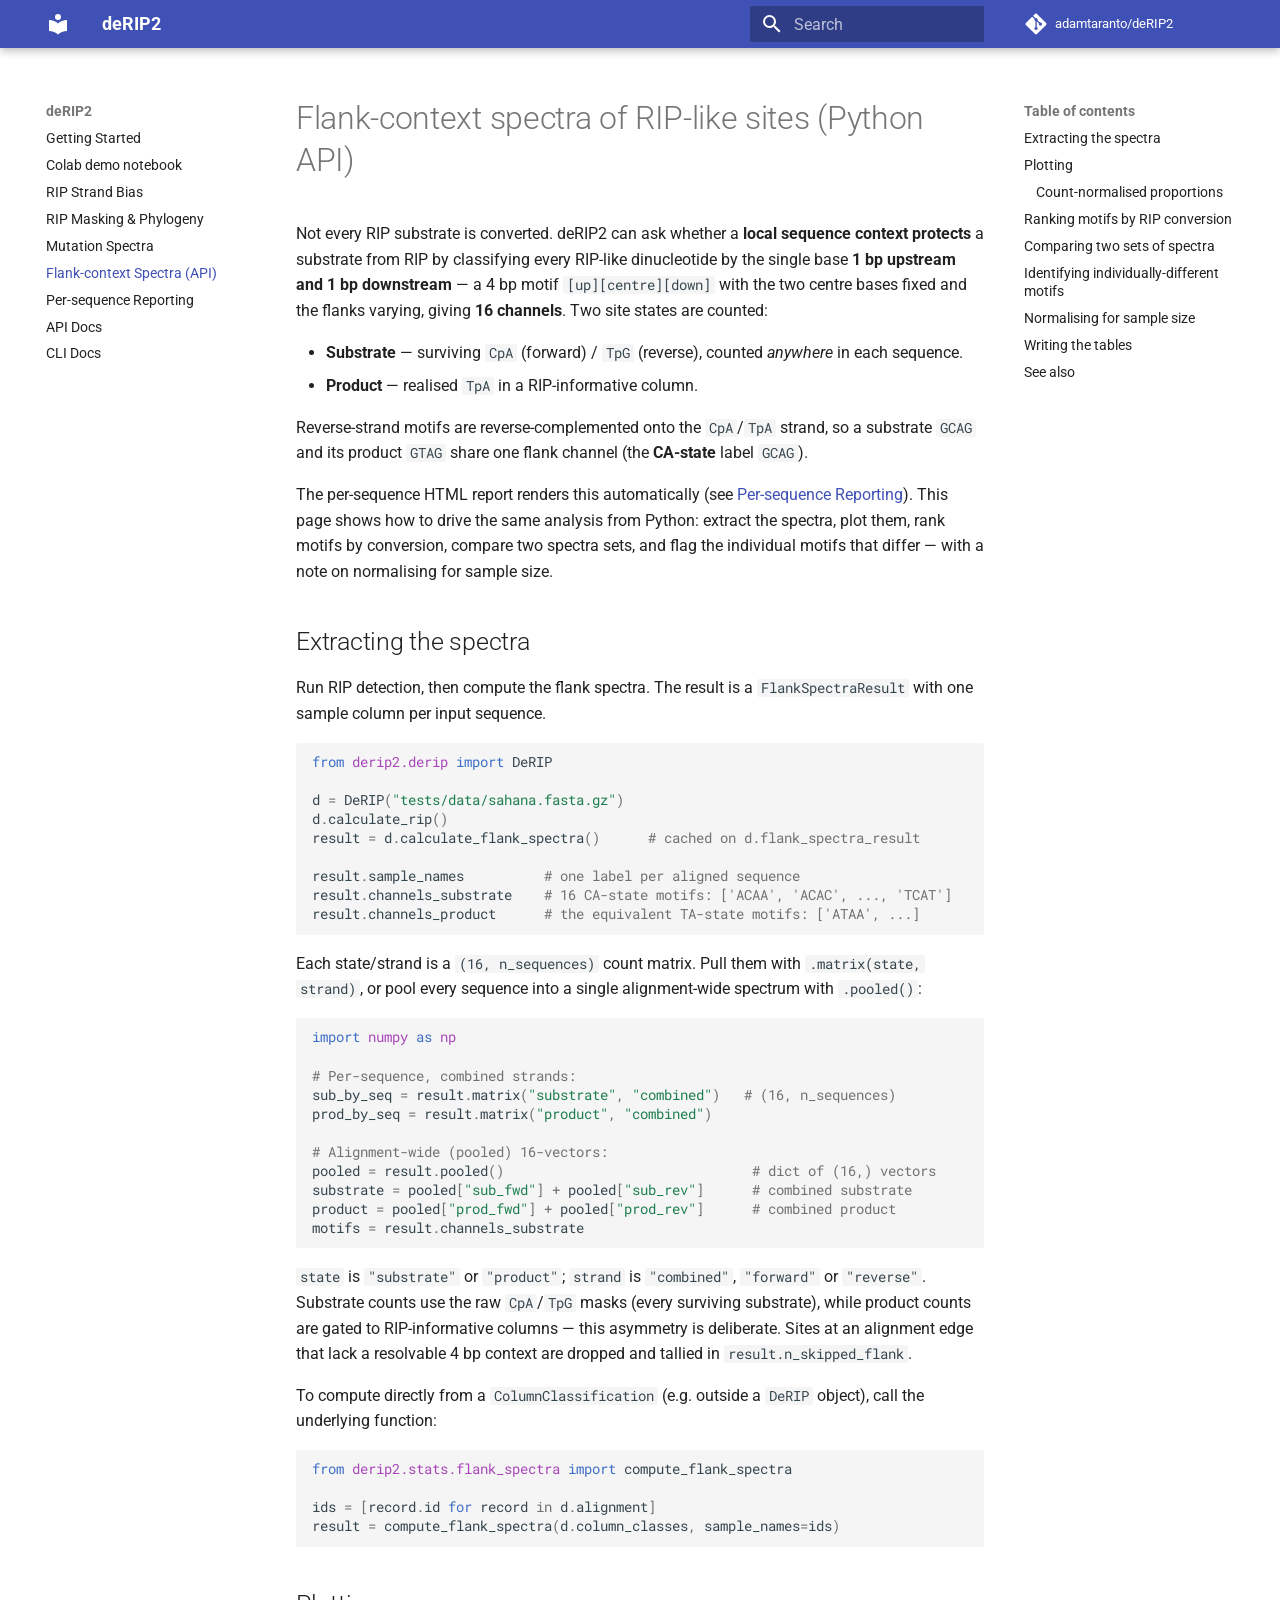
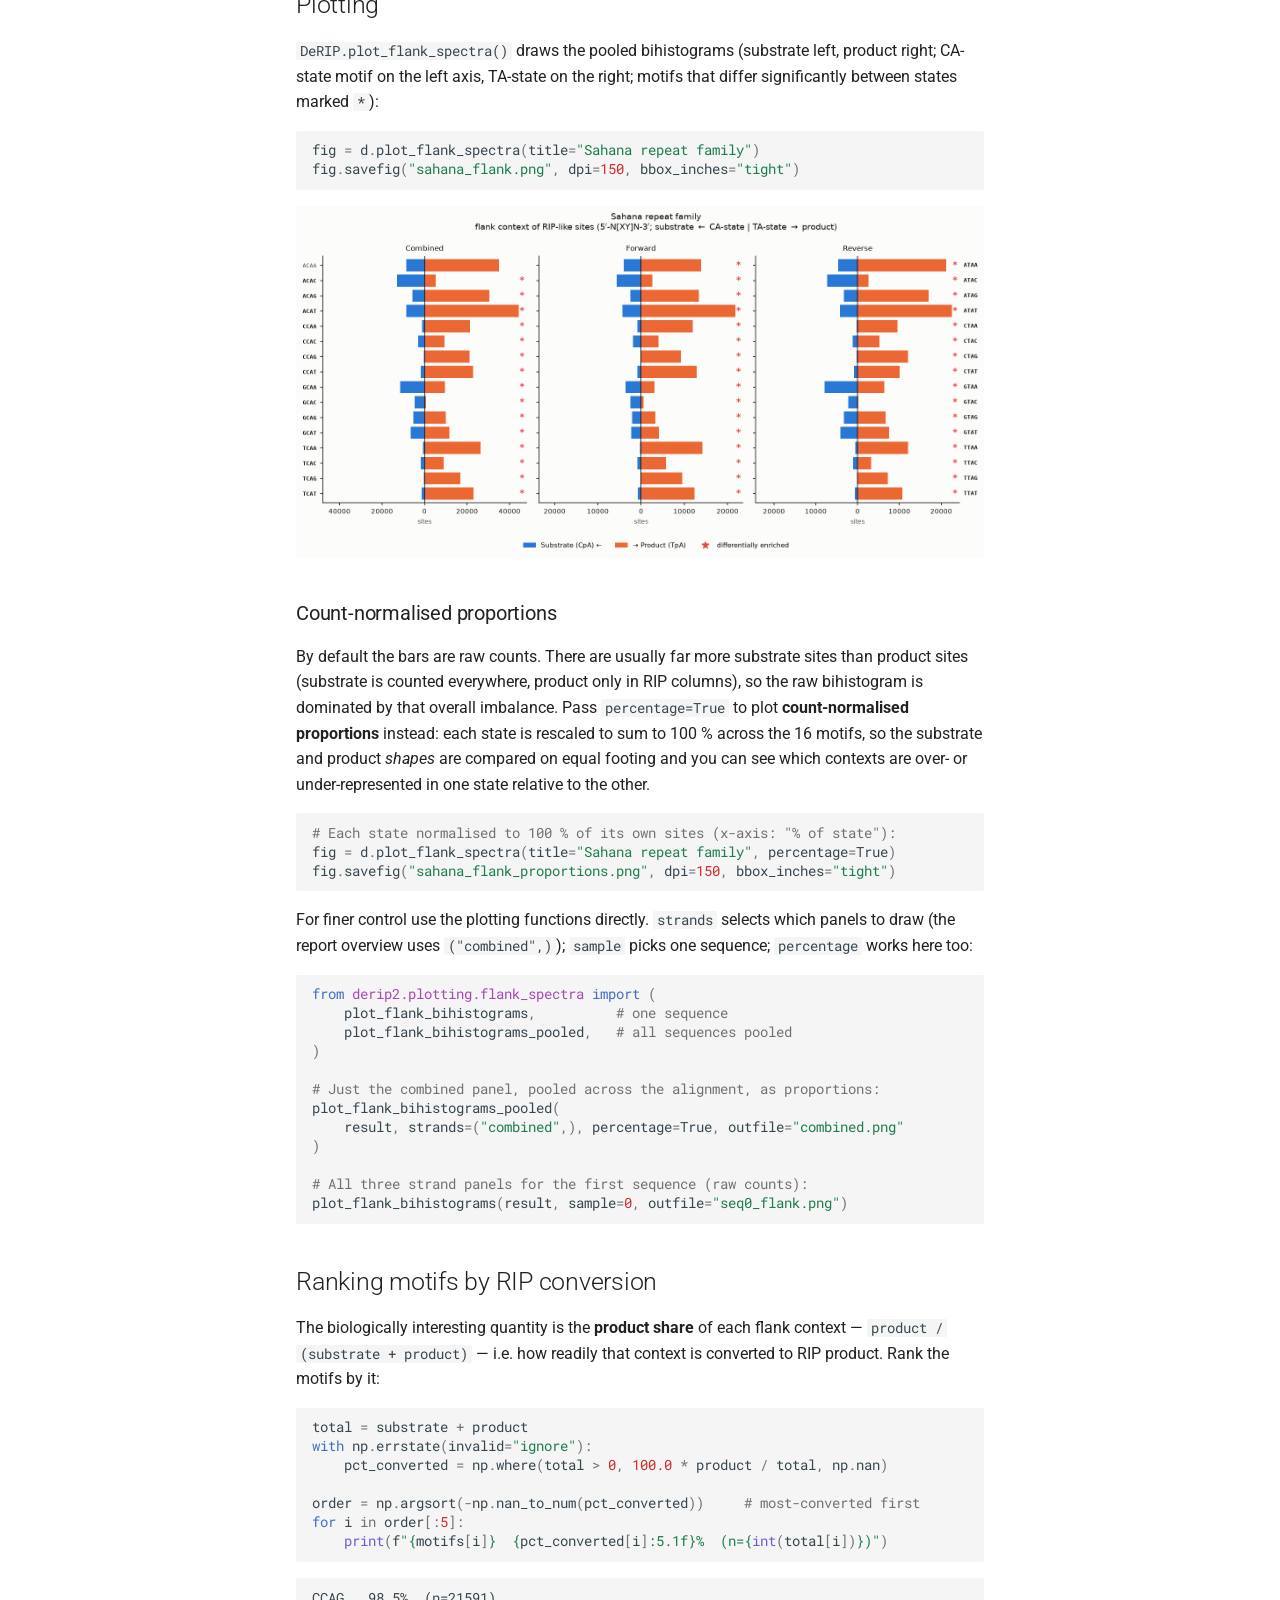
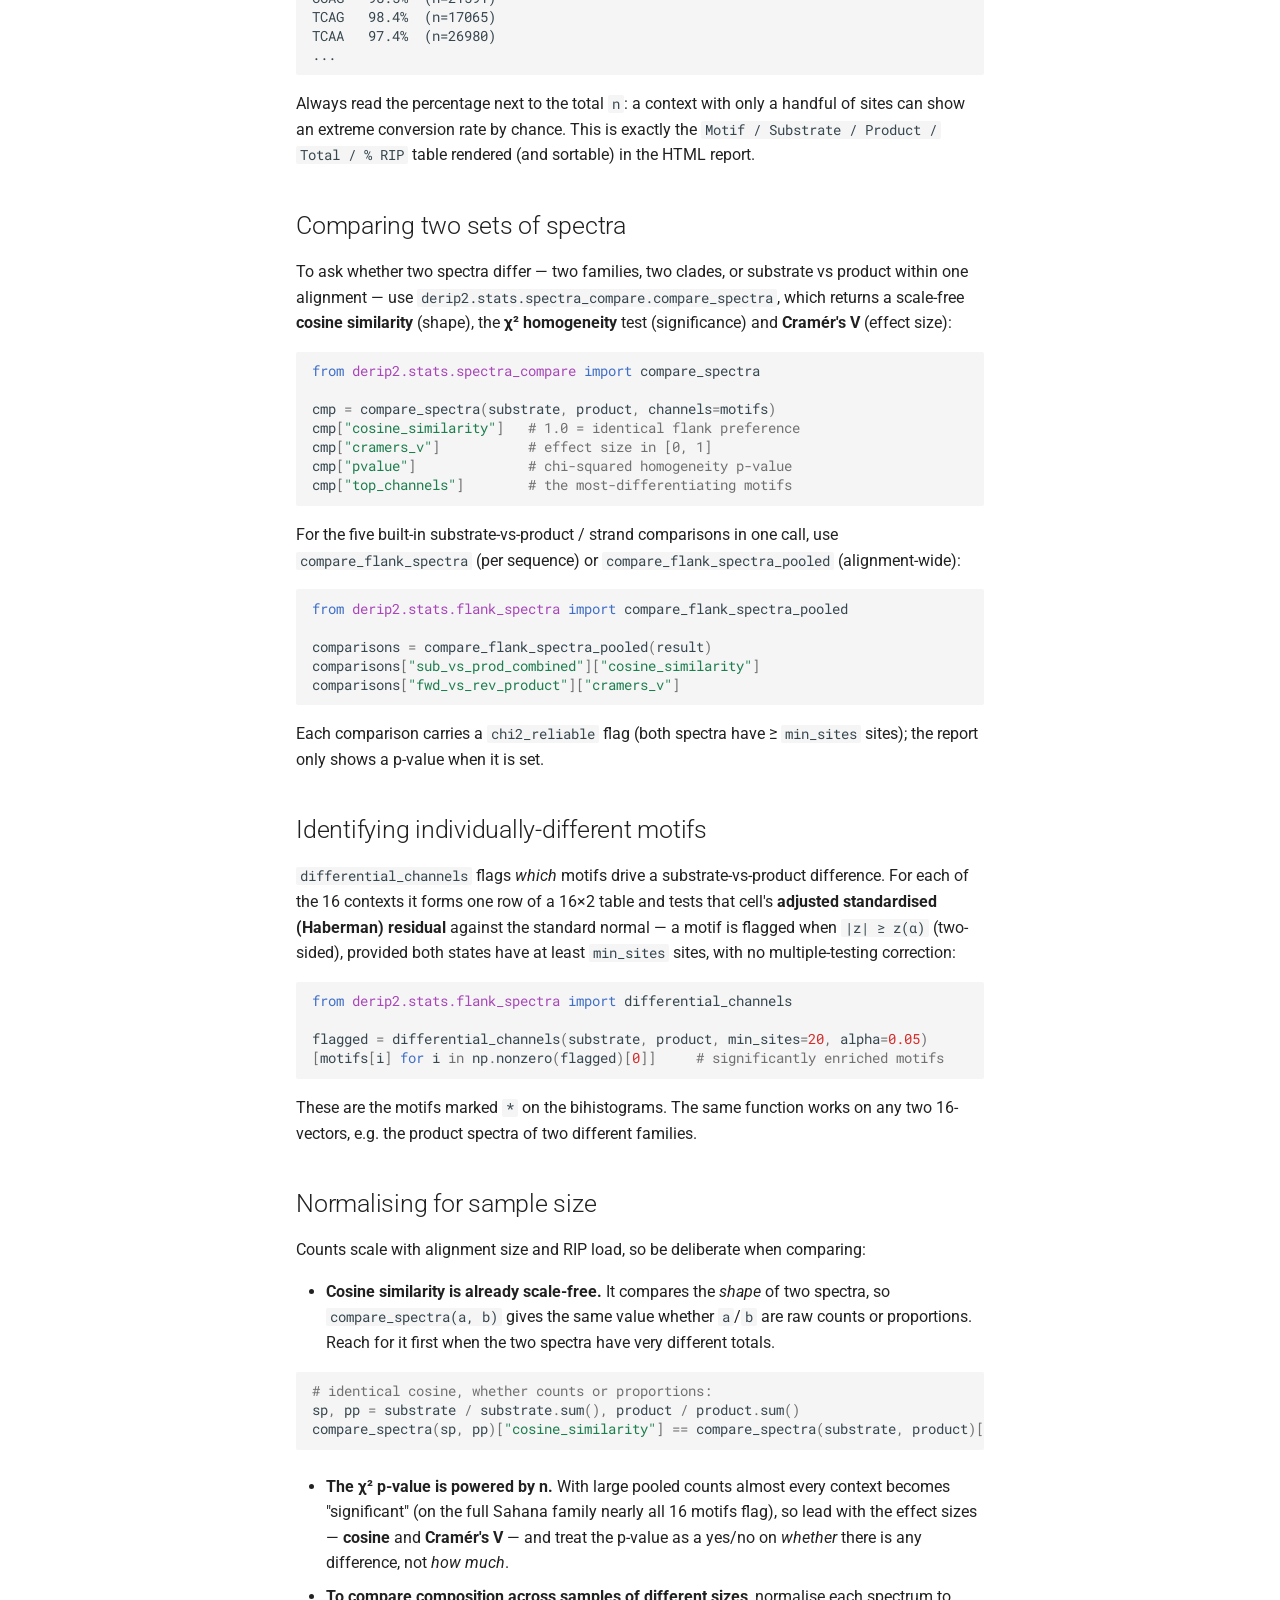
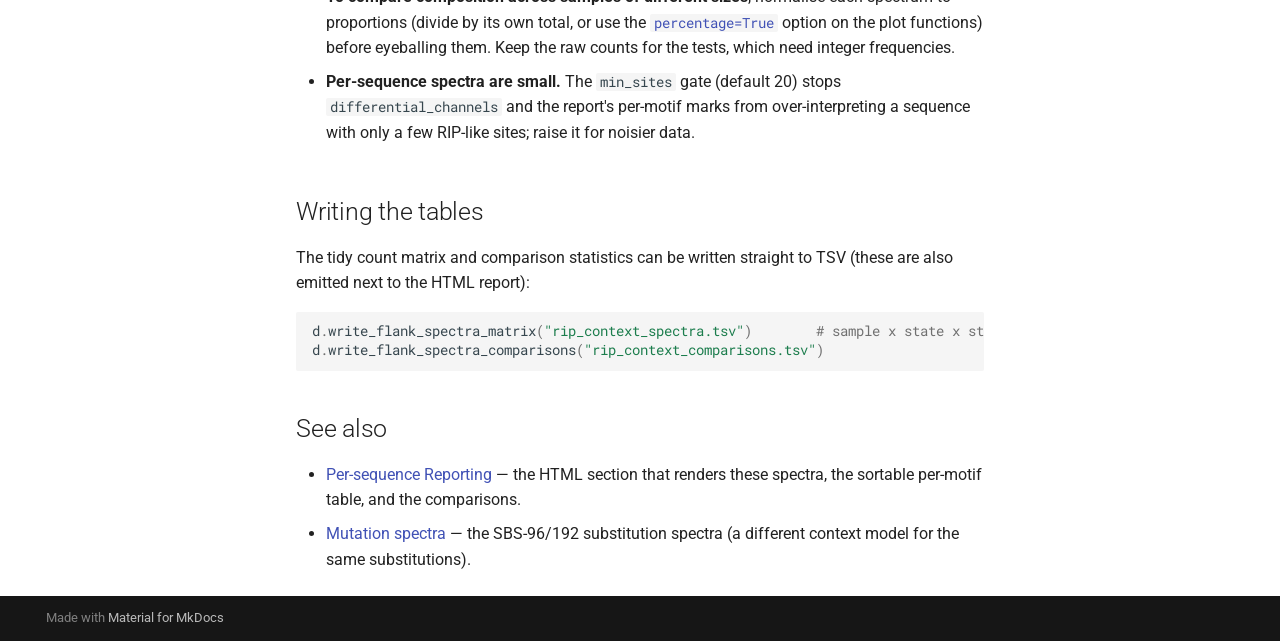
<file: tutorials/flank-context-spectra/index.html>
<!doctype html>
<html lang="en" class="no-js">
  <head>
    
      <meta charset="utf-8">
      <meta name="viewport" content="width=device-width,initial-scale=1">
      
        <meta name="description" content="Predict ancestral fungal transposon sequences by correcting for RIP-like mutations">
      
      
        <meta name="author" content="adamtaranto">
      
      
      
        <link rel="prev" href="../mutation-spectra/">
      
      
        <link rel="next" href="../per-sequence-reporting/">
      
      
        
      
      
      <link rel="icon" href="../../assets/images/favicon.png">
      <meta name="generator" content="mkdocs-1.6.1, mkdocs-material-9.7.6">
    
    
      
        <title>Flank-context Spectra (API) - deRIP2</title>
      
    
    
      <link rel="stylesheet" href="../../assets/stylesheets/main.484c7ddc.min.css">
      
      


    
    
      
    
    
      
        
        
        <link rel="preconnect" href="https://fonts.gstatic.com" crossorigin>
        <link rel="stylesheet" href="https://fonts.googleapis.com/css?family=Roboto:300,300i,400,400i,700,700i%7CRoboto+Mono:400,400i,700,700i&display=fallback">
        <style>:root{--md-text-font:"Roboto";--md-code-font:"Roboto Mono"}</style>
      
    
    
      <link rel="stylesheet" href="../../assets/_mkdocstrings.css">
    
    <script>__md_scope=new URL("../..",location),__md_hash=e=>[...e].reduce(((e,_)=>(e<<5)-e+_.charCodeAt(0)),0),__md_get=(e,_=localStorage,t=__md_scope)=>JSON.parse(_.getItem(t.pathname+"."+e)),__md_set=(e,_,t=localStorage,a=__md_scope)=>{try{t.setItem(a.pathname+"."+e,JSON.stringify(_))}catch(e){}}</script>
    
      

    
    
  </head>
  
  
    <body dir="ltr">
  
    
    <input class="md-toggle" data-md-toggle="drawer" type="checkbox" id="__drawer" autocomplete="off">
    <input class="md-toggle" data-md-toggle="search" type="checkbox" id="__search" autocomplete="off">
    <label class="md-overlay" for="__drawer"></label>
    <div data-md-component="skip">
      
        
        <a href="#flank-context-spectra-of-rip-like-sites-python-api" class="md-skip">
          Skip to content
        </a>
      
    </div>
    <div data-md-component="announce">
      
    </div>
    
    
      

  

<header class="md-header md-header--shadow md-header--lifted" data-md-component="header">
  <nav class="md-header__inner md-grid" aria-label="Header">
    <a href="../.." title="deRIP2" class="md-header__button md-logo" aria-label="deRIP2" data-md-component="logo">
      
  
  <svg xmlns="http://www.w3.org/2000/svg" viewBox="0 0 24 24"><path d="M12 8a3 3 0 0 0 3-3 3 3 0 0 0-3-3 3 3 0 0 0-3 3 3 3 0 0 0 3 3m0 3.54C9.64 9.35 6.5 8 3 8v11c3.5 0 6.64 1.35 9 3.54 2.36-2.19 5.5-3.54 9-3.54V8c-3.5 0-6.64 1.35-9 3.54"/></svg>

    </a>
    <label class="md-header__button md-icon" for="__drawer">
      
      <svg xmlns="http://www.w3.org/2000/svg" viewBox="0 0 24 24"><path d="M3 6h18v2H3zm0 5h18v2H3zm0 5h18v2H3z"/></svg>
    </label>
    <div class="md-header__title" data-md-component="header-title">
      <div class="md-header__ellipsis">
        <div class="md-header__topic">
          <span class="md-ellipsis">
            deRIP2
          </span>
        </div>
        <div class="md-header__topic" data-md-component="header-topic">
          <span class="md-ellipsis">
            
              Flank-context Spectra (API)
            
          </span>
        </div>
      </div>
    </div>
    
    
      <script>var palette=__md_get("__palette");if(palette&&palette.color){if("(prefers-color-scheme)"===palette.color.media){var media=matchMedia("(prefers-color-scheme: light)"),input=document.querySelector(media.matches?"[data-md-color-media='(prefers-color-scheme: light)']":"[data-md-color-media='(prefers-color-scheme: dark)']");palette.color.media=input.getAttribute("data-md-color-media"),palette.color.scheme=input.getAttribute("data-md-color-scheme"),palette.color.primary=input.getAttribute("data-md-color-primary"),palette.color.accent=input.getAttribute("data-md-color-accent")}for(var[key,value]of Object.entries(palette.color))document.body.setAttribute("data-md-color-"+key,value)}</script>
    
    
    
      
      
        <label class="md-header__button md-icon" for="__search">
          
          <svg xmlns="http://www.w3.org/2000/svg" viewBox="0 0 24 24"><path d="M9.5 3A6.5 6.5 0 0 1 16 9.5c0 1.61-.59 3.09-1.56 4.23l.27.27h.79l5 5-1.5 1.5-5-5v-.79l-.27-.27A6.52 6.52 0 0 1 9.5 16 6.5 6.5 0 0 1 3 9.5 6.5 6.5 0 0 1 9.5 3m0 2C7 5 5 7 5 9.5S7 14 9.5 14 14 12 14 9.5 12 5 9.5 5"/></svg>
        </label>
        <div class="md-search" data-md-component="search" role="dialog">
  <label class="md-search__overlay" for="__search"></label>
  <div class="md-search__inner" role="search">
    <form class="md-search__form" name="search">
      <input type="text" class="md-search__input" name="query" aria-label="Search" placeholder="Search" autocapitalize="off" autocorrect="off" autocomplete="off" spellcheck="false" data-md-component="search-query" required>
      <label class="md-search__icon md-icon" for="__search">
        
        <svg xmlns="http://www.w3.org/2000/svg" viewBox="0 0 24 24"><path d="M9.5 3A6.5 6.5 0 0 1 16 9.5c0 1.61-.59 3.09-1.56 4.23l.27.27h.79l5 5-1.5 1.5-5-5v-.79l-.27-.27A6.52 6.52 0 0 1 9.5 16 6.5 6.5 0 0 1 3 9.5 6.5 6.5 0 0 1 9.5 3m0 2C7 5 5 7 5 9.5S7 14 9.5 14 14 12 14 9.5 12 5 9.5 5"/></svg>
        
        <svg xmlns="http://www.w3.org/2000/svg" viewBox="0 0 24 24"><path d="M20 11v2H8l5.5 5.5-1.42 1.42L4.16 12l7.92-7.92L13.5 5.5 8 11z"/></svg>
      </label>
      <nav class="md-search__options" aria-label="Search">
        
        <button type="reset" class="md-search__icon md-icon" title="Clear" aria-label="Clear" tabindex="-1">
          
          <svg xmlns="http://www.w3.org/2000/svg" viewBox="0 0 24 24"><path d="M19 6.41 17.59 5 12 10.59 6.41 5 5 6.41 10.59 12 5 17.59 6.41 19 12 13.41 17.59 19 19 17.59 13.41 12z"/></svg>
        </button>
      </nav>
      
    </form>
    <div class="md-search__output">
      <div class="md-search__scrollwrap" tabindex="0" data-md-scrollfix>
        <div class="md-search-result" data-md-component="search-result">
          <div class="md-search-result__meta">
            Initializing search
          </div>
          <ol class="md-search-result__list" role="presentation"></ol>
        </div>
      </div>
    </div>
  </div>
</div>
      
    
    
      <div class="md-header__source">
        <a href="https://github.com/adamtaranto/deRIP2" title="Go to repository" class="md-source" data-md-component="source">
  <div class="md-source__icon md-icon">
    
    <svg xmlns="http://www.w3.org/2000/svg" viewBox="0 0 448 512"><!--! Font Awesome Free 7.1.0 by @fontawesome - https://fontawesome.com License - https://fontawesome.com/license/free (Icons: CC BY 4.0, Fonts: SIL OFL 1.1, Code: MIT License) Copyright 2025 Fonticons, Inc.--><path d="M439.6 236.1 244 40.5c-5.4-5.5-12.8-8.5-20.4-8.5s-15 3-20.4 8.4L162.5 81l51.5 51.5c27.1-9.1 52.7 16.8 43.4 43.7l49.7 49.7c34.2-11.8 61.2 31 35.5 56.7-26.5 26.5-70.2-2.9-56-37.3L240.3 199v121.9c25.3 12.5 22.3 41.8 9.1 55-6.4 6.4-15.2 10.1-24.3 10.1s-17.8-3.6-24.3-10.1c-17.6-17.6-11.1-46.9 11.2-56v-123c-20.8-8.5-24.6-30.7-18.6-45L142.6 101 8.5 235.1C3 240.6 0 247.9 0 255.5s3 15 8.5 20.4l195.6 195.7c5.4 5.4 12.7 8.4 20.4 8.4s15-3 20.4-8.4l194.7-194.7c5.4-5.4 8.4-12.8 8.4-20.4s-3-15-8.4-20.4"/></svg>
  </div>
  <div class="md-source__repository">
    adamtaranto/deRIP2
  </div>
</a>
      </div>
    
  </nav>
  
    
  
</header>
    
    <div class="md-container" data-md-component="container">
      
      
        
      
      <main class="md-main" data-md-component="main">
        <div class="md-main__inner md-grid">
          
            
              
              <div class="md-sidebar md-sidebar--primary" data-md-component="sidebar" data-md-type="navigation" >
                <div class="md-sidebar__scrollwrap">
                  <div class="md-sidebar__inner">
                    



<nav class="md-nav md-nav--primary" aria-label="Navigation" data-md-level="0">
  <label class="md-nav__title" for="__drawer">
    <a href="../.." title="deRIP2" class="md-nav__button md-logo" aria-label="deRIP2" data-md-component="logo">
      
  
  <svg xmlns="http://www.w3.org/2000/svg" viewBox="0 0 24 24"><path d="M12 8a3 3 0 0 0 3-3 3 3 0 0 0-3-3 3 3 0 0 0-3 3 3 3 0 0 0 3 3m0 3.54C9.64 9.35 6.5 8 3 8v11c3.5 0 6.64 1.35 9 3.54 2.36-2.19 5.5-3.54 9-3.54V8c-3.5 0-6.64 1.35-9 3.54"/></svg>

    </a>
    deRIP2
  </label>
  
    <div class="md-nav__source">
      <a href="https://github.com/adamtaranto/deRIP2" title="Go to repository" class="md-source" data-md-component="source">
  <div class="md-source__icon md-icon">
    
    <svg xmlns="http://www.w3.org/2000/svg" viewBox="0 0 448 512"><!--! Font Awesome Free 7.1.0 by @fontawesome - https://fontawesome.com License - https://fontawesome.com/license/free (Icons: CC BY 4.0, Fonts: SIL OFL 1.1, Code: MIT License) Copyright 2025 Fonticons, Inc.--><path d="M439.6 236.1 244 40.5c-5.4-5.5-12.8-8.5-20.4-8.5s-15 3-20.4 8.4L162.5 81l51.5 51.5c27.1-9.1 52.7 16.8 43.4 43.7l49.7 49.7c34.2-11.8 61.2 31 35.5 56.7-26.5 26.5-70.2-2.9-56-37.3L240.3 199v121.9c25.3 12.5 22.3 41.8 9.1 55-6.4 6.4-15.2 10.1-24.3 10.1s-17.8-3.6-24.3-10.1c-17.6-17.6-11.1-46.9 11.2-56v-123c-20.8-8.5-24.6-30.7-18.6-45L142.6 101 8.5 235.1C3 240.6 0 247.9 0 255.5s3 15 8.5 20.4l195.6 195.7c5.4 5.4 12.7 8.4 20.4 8.4s15-3 20.4-8.4l194.7-194.7c5.4-5.4 8.4-12.8 8.4-20.4s-3-15-8.4-20.4"/></svg>
  </div>
  <div class="md-source__repository">
    adamtaranto/deRIP2
  </div>
</a>
    </div>
  
  <ul class="md-nav__list" data-md-scrollfix>
    
      
      
  
  
  
  
    <li class="md-nav__item">
      <a href="../.." class="md-nav__link">
        
  
  
  <span class="md-ellipsis">
    
  
    Getting Started
  

    
  </span>
  
  

      </a>
    </li>
  

    
      
      
  
  
  
  
    <li class="md-nav__item">
      <a href="../../tutorial/" class="md-nav__link">
        
  
  
  <span class="md-ellipsis">
    
  
    Colab demo notebook
  

    
  </span>
  
  

      </a>
    </li>
  

    
      
      
  
  
  
  
    <li class="md-nav__item">
      <a href="../rip-strand-bias/" class="md-nav__link">
        
  
  
  <span class="md-ellipsis">
    
  
    RIP Strand Bias
  

    
  </span>
  
  

      </a>
    </li>
  

    
      
      
  
  
  
  
    <li class="md-nav__item">
      <a href="../rip-masking-phylogeny/" class="md-nav__link">
        
  
  
  <span class="md-ellipsis">
    
  
    RIP Masking & Phylogeny
  

    
  </span>
  
  

      </a>
    </li>
  

    
      
      
  
  
  
  
    <li class="md-nav__item">
      <a href="../mutation-spectra/" class="md-nav__link">
        
  
  
  <span class="md-ellipsis">
    
  
    Mutation Spectra
  

    
  </span>
  
  

      </a>
    </li>
  

    
      
      
  
  
    
  
  
  
    <li class="md-nav__item md-nav__item--active">
      
      <input class="md-nav__toggle md-toggle" type="checkbox" id="__toc">
      
      
        
      
      
        <label class="md-nav__link md-nav__link--active" for="__toc">
          
  
  
  <span class="md-ellipsis">
    
  
    Flank-context Spectra (API)
  

    
  </span>
  
  

          <span class="md-nav__icon md-icon"></span>
        </label>
      
      <a href="./" class="md-nav__link md-nav__link--active">
        
  
  
  <span class="md-ellipsis">
    
  
    Flank-context Spectra (API)
  

    
  </span>
  
  

      </a>
      
        

<nav class="md-nav md-nav--secondary" aria-label="Table of contents">
  
  
  
    
  
  
    <label class="md-nav__title" for="__toc">
      <span class="md-nav__icon md-icon"></span>
      Table of contents
    </label>
    <ul class="md-nav__list" data-md-component="toc" data-md-scrollfix>
      
        <li class="md-nav__item">
  <a href="#extracting-the-spectra" class="md-nav__link">
    <span class="md-ellipsis">
      
        Extracting the spectra
      
    </span>
  </a>
  
</li>
      
        <li class="md-nav__item">
  <a href="#plotting" class="md-nav__link">
    <span class="md-ellipsis">
      
        Plotting
      
    </span>
  </a>
  
    <nav class="md-nav" aria-label="Plotting">
      <ul class="md-nav__list">
        
          <li class="md-nav__item">
  <a href="#count-normalised-proportions" class="md-nav__link">
    <span class="md-ellipsis">
      
        Count-normalised proportions
      
    </span>
  </a>
  
</li>
        
      </ul>
    </nav>
  
</li>
      
        <li class="md-nav__item">
  <a href="#ranking-motifs-by-rip-conversion" class="md-nav__link">
    <span class="md-ellipsis">
      
        Ranking motifs by RIP conversion
      
    </span>
  </a>
  
</li>
      
        <li class="md-nav__item">
  <a href="#comparing-two-sets-of-spectra" class="md-nav__link">
    <span class="md-ellipsis">
      
        Comparing two sets of spectra
      
    </span>
  </a>
  
</li>
      
        <li class="md-nav__item">
  <a href="#identifying-individually-different-motifs" class="md-nav__link">
    <span class="md-ellipsis">
      
        Identifying individually-different motifs
      
    </span>
  </a>
  
</li>
      
        <li class="md-nav__item">
  <a href="#normalising-for-sample-size" class="md-nav__link">
    <span class="md-ellipsis">
      
        Normalising for sample size
      
    </span>
  </a>
  
</li>
      
        <li class="md-nav__item">
  <a href="#writing-the-tables" class="md-nav__link">
    <span class="md-ellipsis">
      
        Writing the tables
      
    </span>
  </a>
  
</li>
      
        <li class="md-nav__item">
  <a href="#see-also" class="md-nav__link">
    <span class="md-ellipsis">
      
        See also
      
    </span>
  </a>
  
</li>
      
    </ul>
  
</nav>
      
    </li>
  

    
      
      
  
  
  
  
    <li class="md-nav__item">
      <a href="../per-sequence-reporting/" class="md-nav__link">
        
  
  
  <span class="md-ellipsis">
    
  
    Per-sequence Reporting
  

    
  </span>
  
  

      </a>
    </li>
  

    
      
      
  
  
  
  
    <li class="md-nav__item">
      <a href="../../api-docs/deRIP_API/" class="md-nav__link">
        
  
  
  <span class="md-ellipsis">
    
  
    API Docs
  

    
  </span>
  
  

      </a>
    </li>
  

    
      
      
  
  
  
  
    <li class="md-nav__item">
      <a href="../../cli-docs/deRIP_cmd_line/" class="md-nav__link">
        
  
  
  <span class="md-ellipsis">
    
  
    CLI Docs
  

    
  </span>
  
  

      </a>
    </li>
  

    
  </ul>
</nav>
                  </div>
                </div>
              </div>
            
            
              
              <div class="md-sidebar md-sidebar--secondary" data-md-component="sidebar" data-md-type="toc" >
                <div class="md-sidebar__scrollwrap">
                  <div class="md-sidebar__inner">
                    

<nav class="md-nav md-nav--secondary" aria-label="Table of contents">
  
  
  
    
  
  
    <label class="md-nav__title" for="__toc">
      <span class="md-nav__icon md-icon"></span>
      Table of contents
    </label>
    <ul class="md-nav__list" data-md-component="toc" data-md-scrollfix>
      
        <li class="md-nav__item">
  <a href="#extracting-the-spectra" class="md-nav__link">
    <span class="md-ellipsis">
      
        Extracting the spectra
      
    </span>
  </a>
  
</li>
      
        <li class="md-nav__item">
  <a href="#plotting" class="md-nav__link">
    <span class="md-ellipsis">
      
        Plotting
      
    </span>
  </a>
  
    <nav class="md-nav" aria-label="Plotting">
      <ul class="md-nav__list">
        
          <li class="md-nav__item">
  <a href="#count-normalised-proportions" class="md-nav__link">
    <span class="md-ellipsis">
      
        Count-normalised proportions
      
    </span>
  </a>
  
</li>
        
      </ul>
    </nav>
  
</li>
      
        <li class="md-nav__item">
  <a href="#ranking-motifs-by-rip-conversion" class="md-nav__link">
    <span class="md-ellipsis">
      
        Ranking motifs by RIP conversion
      
    </span>
  </a>
  
</li>
      
        <li class="md-nav__item">
  <a href="#comparing-two-sets-of-spectra" class="md-nav__link">
    <span class="md-ellipsis">
      
        Comparing two sets of spectra
      
    </span>
  </a>
  
</li>
      
        <li class="md-nav__item">
  <a href="#identifying-individually-different-motifs" class="md-nav__link">
    <span class="md-ellipsis">
      
        Identifying individually-different motifs
      
    </span>
  </a>
  
</li>
      
        <li class="md-nav__item">
  <a href="#normalising-for-sample-size" class="md-nav__link">
    <span class="md-ellipsis">
      
        Normalising for sample size
      
    </span>
  </a>
  
</li>
      
        <li class="md-nav__item">
  <a href="#writing-the-tables" class="md-nav__link">
    <span class="md-ellipsis">
      
        Writing the tables
      
    </span>
  </a>
  
</li>
      
        <li class="md-nav__item">
  <a href="#see-also" class="md-nav__link">
    <span class="md-ellipsis">
      
        See also
      
    </span>
  </a>
  
</li>
      
    </ul>
  
</nav>
                  </div>
                </div>
              </div>
            
          
          
            <div class="md-content" data-md-component="content">
              
              <article class="md-content__inner md-typeset">
                
                  



<h1 id="flank-context-spectra-of-rip-like-sites-python-api">Flank-context spectra of RIP-like sites (Python API)</h1>
<p>Not every RIP substrate is converted. deRIP2 can ask whether a <strong>local sequence
context protects</strong> a substrate from RIP by classifying every RIP-like
dinucleotide by the single base <strong>1 bp upstream and 1 bp downstream</strong> — a 4 bp
motif <code>[up][centre][down]</code> with the two centre bases fixed and the flanks varying,
giving <strong>16 channels</strong>. Two site states are counted:</p>
<ul>
<li><strong>Substrate</strong> — surviving <code>CpA</code> (forward) / <code>TpG</code> (reverse), counted <em>anywhere</em>
  in each sequence.</li>
<li><strong>Product</strong> — realised <code>TpA</code> in a RIP-informative column.</li>
</ul>
<p>Reverse-strand motifs are reverse-complemented onto the <code>CpA</code>/<code>TpA</code> strand, so a
substrate <code>GCAG</code> and its product <code>GTAG</code> share one flank channel (the <strong>CA-state</strong>
label <code>GCAG</code>).</p>
<p>The per-sequence HTML report renders this automatically (see
<a href="../per-sequence-reporting/#flanking-context-spectra-of-rip-like-sites">Per-sequence Reporting</a>).
This page shows how to drive the same analysis from Python: extract the spectra,
plot them, rank motifs by conversion, compare two spectra sets, and flag the
individual motifs that differ — with a note on normalising for sample size.</p>
<h2 id="extracting-the-spectra">Extracting the spectra</h2>
<p>Run RIP detection, then compute the flank spectra. The result is a
<code>FlankSpectraResult</code> with one sample column per input sequence.</p>
<div class="highlight"><pre><span></span><code><a id="__codelineno-0-1" name="__codelineno-0-1" href="#__codelineno-0-1"></a><span class="kn">from</span><span class="w"> </span><span class="nn">derip2.derip</span><span class="w"> </span><span class="kn">import</span> <span class="n">DeRIP</span>
<a id="__codelineno-0-2" name="__codelineno-0-2" href="#__codelineno-0-2"></a>
<a id="__codelineno-0-3" name="__codelineno-0-3" href="#__codelineno-0-3"></a><span class="n">d</span> <span class="o">=</span> <span class="n">DeRIP</span><span class="p">(</span><span class="s2">&quot;tests/data/sahana.fasta.gz&quot;</span><span class="p">)</span>
<a id="__codelineno-0-4" name="__codelineno-0-4" href="#__codelineno-0-4"></a><span class="n">d</span><span class="o">.</span><span class="n">calculate_rip</span><span class="p">()</span>
<a id="__codelineno-0-5" name="__codelineno-0-5" href="#__codelineno-0-5"></a><span class="n">result</span> <span class="o">=</span> <span class="n">d</span><span class="o">.</span><span class="n">calculate_flank_spectra</span><span class="p">()</span>      <span class="c1"># cached on d.flank_spectra_result</span>
<a id="__codelineno-0-6" name="__codelineno-0-6" href="#__codelineno-0-6"></a>
<a id="__codelineno-0-7" name="__codelineno-0-7" href="#__codelineno-0-7"></a><span class="n">result</span><span class="o">.</span><span class="n">sample_names</span>          <span class="c1"># one label per aligned sequence</span>
<a id="__codelineno-0-8" name="__codelineno-0-8" href="#__codelineno-0-8"></a><span class="n">result</span><span class="o">.</span><span class="n">channels_substrate</span>    <span class="c1"># 16 CA-state motifs: [&#39;ACAA&#39;, &#39;ACAC&#39;, ..., &#39;TCAT&#39;]</span>
<a id="__codelineno-0-9" name="__codelineno-0-9" href="#__codelineno-0-9"></a><span class="n">result</span><span class="o">.</span><span class="n">channels_product</span>      <span class="c1"># the equivalent TA-state motifs: [&#39;ATAA&#39;, ...]</span>
</code></pre></div>
<p>Each state/strand is a <code>(16, n_sequences)</code> count matrix. Pull them with
<code>.matrix(state, strand)</code>, or pool every sequence into a single alignment-wide
spectrum with <code>.pooled()</code>:</p>
<div class="highlight"><pre><span></span><code><a id="__codelineno-1-1" name="__codelineno-1-1" href="#__codelineno-1-1"></a><span class="kn">import</span><span class="w"> </span><span class="nn">numpy</span><span class="w"> </span><span class="k">as</span><span class="w"> </span><span class="nn">np</span>
<a id="__codelineno-1-2" name="__codelineno-1-2" href="#__codelineno-1-2"></a>
<a id="__codelineno-1-3" name="__codelineno-1-3" href="#__codelineno-1-3"></a><span class="c1"># Per-sequence, combined strands:</span>
<a id="__codelineno-1-4" name="__codelineno-1-4" href="#__codelineno-1-4"></a><span class="n">sub_by_seq</span> <span class="o">=</span> <span class="n">result</span><span class="o">.</span><span class="n">matrix</span><span class="p">(</span><span class="s2">&quot;substrate&quot;</span><span class="p">,</span> <span class="s2">&quot;combined&quot;</span><span class="p">)</span>   <span class="c1"># (16, n_sequences)</span>
<a id="__codelineno-1-5" name="__codelineno-1-5" href="#__codelineno-1-5"></a><span class="n">prod_by_seq</span> <span class="o">=</span> <span class="n">result</span><span class="o">.</span><span class="n">matrix</span><span class="p">(</span><span class="s2">&quot;product&quot;</span><span class="p">,</span> <span class="s2">&quot;combined&quot;</span><span class="p">)</span>
<a id="__codelineno-1-6" name="__codelineno-1-6" href="#__codelineno-1-6"></a>
<a id="__codelineno-1-7" name="__codelineno-1-7" href="#__codelineno-1-7"></a><span class="c1"># Alignment-wide (pooled) 16-vectors:</span>
<a id="__codelineno-1-8" name="__codelineno-1-8" href="#__codelineno-1-8"></a><span class="n">pooled</span> <span class="o">=</span> <span class="n">result</span><span class="o">.</span><span class="n">pooled</span><span class="p">()</span>                               <span class="c1"># dict of (16,) vectors</span>
<a id="__codelineno-1-9" name="__codelineno-1-9" href="#__codelineno-1-9"></a><span class="n">substrate</span> <span class="o">=</span> <span class="n">pooled</span><span class="p">[</span><span class="s2">&quot;sub_fwd&quot;</span><span class="p">]</span> <span class="o">+</span> <span class="n">pooled</span><span class="p">[</span><span class="s2">&quot;sub_rev&quot;</span><span class="p">]</span>      <span class="c1"># combined substrate</span>
<a id="__codelineno-1-10" name="__codelineno-1-10" href="#__codelineno-1-10"></a><span class="n">product</span> <span class="o">=</span> <span class="n">pooled</span><span class="p">[</span><span class="s2">&quot;prod_fwd&quot;</span><span class="p">]</span> <span class="o">+</span> <span class="n">pooled</span><span class="p">[</span><span class="s2">&quot;prod_rev&quot;</span><span class="p">]</span>      <span class="c1"># combined product</span>
<a id="__codelineno-1-11" name="__codelineno-1-11" href="#__codelineno-1-11"></a><span class="n">motifs</span> <span class="o">=</span> <span class="n">result</span><span class="o">.</span><span class="n">channels_substrate</span>
</code></pre></div>
<p><code>state</code> is <code>"substrate"</code> or <code>"product"</code>; <code>strand</code> is <code>"combined"</code>, <code>"forward"</code> or
<code>"reverse"</code>. Substrate counts use the raw <code>CpA</code>/<code>TpG</code> masks (every surviving
substrate), while product counts are gated to RIP-informative columns — this
asymmetry is deliberate. Sites at an alignment edge that lack a resolvable 4 bp
context are dropped and tallied in <code>result.n_skipped_flank</code>.</p>
<p>To compute directly from a <code>ColumnClassification</code> (e.g. outside a <code>DeRIP</code>
object), call the underlying function:</p>
<div class="highlight"><pre><span></span><code><a id="__codelineno-2-1" name="__codelineno-2-1" href="#__codelineno-2-1"></a><span class="kn">from</span><span class="w"> </span><span class="nn">derip2.stats.flank_spectra</span><span class="w"> </span><span class="kn">import</span> <span class="n">compute_flank_spectra</span>
<a id="__codelineno-2-2" name="__codelineno-2-2" href="#__codelineno-2-2"></a>
<a id="__codelineno-2-3" name="__codelineno-2-3" href="#__codelineno-2-3"></a><span class="n">ids</span> <span class="o">=</span> <span class="p">[</span><span class="n">record</span><span class="o">.</span><span class="n">id</span> <span class="k">for</span> <span class="n">record</span> <span class="ow">in</span> <span class="n">d</span><span class="o">.</span><span class="n">alignment</span><span class="p">]</span>
<a id="__codelineno-2-4" name="__codelineno-2-4" href="#__codelineno-2-4"></a><span class="n">result</span> <span class="o">=</span> <span class="n">compute_flank_spectra</span><span class="p">(</span><span class="n">d</span><span class="o">.</span><span class="n">column_classes</span><span class="p">,</span> <span class="n">sample_names</span><span class="o">=</span><span class="n">ids</span><span class="p">)</span>
</code></pre></div>
<h2 id="plotting">Plotting</h2>
<p><code>DeRIP.plot_flank_spectra()</code> draws the pooled bihistograms (substrate left,
product right; CA-state motif on the left axis, TA-state on the right; motifs that
differ significantly between states marked <code>*</code>):</p>
<div class="highlight"><pre><span></span><code><a id="__codelineno-3-1" name="__codelineno-3-1" href="#__codelineno-3-1"></a><span class="n">fig</span> <span class="o">=</span> <span class="n">d</span><span class="o">.</span><span class="n">plot_flank_spectra</span><span class="p">(</span><span class="n">title</span><span class="o">=</span><span class="s2">&quot;Sahana repeat family&quot;</span><span class="p">)</span>
<a id="__codelineno-3-2" name="__codelineno-3-2" href="#__codelineno-3-2"></a><span class="n">fig</span><span class="o">.</span><span class="n">savefig</span><span class="p">(</span><span class="s2">&quot;sahana_flank.png&quot;</span><span class="p">,</span> <span class="n">dpi</span><span class="o">=</span><span class="mi">150</span><span class="p">,</span> <span class="n">bbox_inches</span><span class="o">=</span><span class="s2">&quot;tight&quot;</span><span class="p">)</span>
</code></pre></div>
<p><img alt="Flank-context bihistograms" src="../../img/flank_context_spectra.png" /></p>
<h3 id="count-normalised-proportions">Count-normalised proportions</h3>
<p>By default the bars are raw counts. There are usually far more substrate sites
than product sites (substrate is counted everywhere, product only in RIP columns),
so the raw bihistogram is dominated by that overall imbalance. Pass
<code>percentage=True</code> to plot <strong>count-normalised proportions</strong> instead: each state is
rescaled to sum to 100 % across the 16 motifs, so the substrate and product
<em>shapes</em> are compared on equal footing and you can see which contexts are
over- or under-represented in one state relative to the other.</p>
<div class="highlight"><pre><span></span><code><a id="__codelineno-4-1" name="__codelineno-4-1" href="#__codelineno-4-1"></a><span class="c1"># Each state normalised to 100 % of its own sites (x-axis: &quot;% of state&quot;):</span>
<a id="__codelineno-4-2" name="__codelineno-4-2" href="#__codelineno-4-2"></a><span class="n">fig</span> <span class="o">=</span> <span class="n">d</span><span class="o">.</span><span class="n">plot_flank_spectra</span><span class="p">(</span><span class="n">title</span><span class="o">=</span><span class="s2">&quot;Sahana repeat family&quot;</span><span class="p">,</span> <span class="n">percentage</span><span class="o">=</span><span class="kc">True</span><span class="p">)</span>
<a id="__codelineno-4-3" name="__codelineno-4-3" href="#__codelineno-4-3"></a><span class="n">fig</span><span class="o">.</span><span class="n">savefig</span><span class="p">(</span><span class="s2">&quot;sahana_flank_proportions.png&quot;</span><span class="p">,</span> <span class="n">dpi</span><span class="o">=</span><span class="mi">150</span><span class="p">,</span> <span class="n">bbox_inches</span><span class="o">=</span><span class="s2">&quot;tight&quot;</span><span class="p">)</span>
</code></pre></div>
<p>For finer control use the plotting functions directly. <code>strands</code> selects which
panels to draw (the report overview uses <code>("combined",)</code>); <code>sample</code> picks one
sequence; <code>percentage</code> works here too:</p>
<div class="highlight"><pre><span></span><code><a id="__codelineno-5-1" name="__codelineno-5-1" href="#__codelineno-5-1"></a><span class="kn">from</span><span class="w"> </span><span class="nn">derip2.plotting.flank_spectra</span><span class="w"> </span><span class="kn">import</span> <span class="p">(</span>
<a id="__codelineno-5-2" name="__codelineno-5-2" href="#__codelineno-5-2"></a>    <span class="n">plot_flank_bihistograms</span><span class="p">,</span>          <span class="c1"># one sequence</span>
<a id="__codelineno-5-3" name="__codelineno-5-3" href="#__codelineno-5-3"></a>    <span class="n">plot_flank_bihistograms_pooled</span><span class="p">,</span>   <span class="c1"># all sequences pooled</span>
<a id="__codelineno-5-4" name="__codelineno-5-4" href="#__codelineno-5-4"></a><span class="p">)</span>
<a id="__codelineno-5-5" name="__codelineno-5-5" href="#__codelineno-5-5"></a>
<a id="__codelineno-5-6" name="__codelineno-5-6" href="#__codelineno-5-6"></a><span class="c1"># Just the combined panel, pooled across the alignment, as proportions:</span>
<a id="__codelineno-5-7" name="__codelineno-5-7" href="#__codelineno-5-7"></a><span class="n">plot_flank_bihistograms_pooled</span><span class="p">(</span>
<a id="__codelineno-5-8" name="__codelineno-5-8" href="#__codelineno-5-8"></a>    <span class="n">result</span><span class="p">,</span> <span class="n">strands</span><span class="o">=</span><span class="p">(</span><span class="s2">&quot;combined&quot;</span><span class="p">,),</span> <span class="n">percentage</span><span class="o">=</span><span class="kc">True</span><span class="p">,</span> <span class="n">outfile</span><span class="o">=</span><span class="s2">&quot;combined.png&quot;</span>
<a id="__codelineno-5-9" name="__codelineno-5-9" href="#__codelineno-5-9"></a><span class="p">)</span>
<a id="__codelineno-5-10" name="__codelineno-5-10" href="#__codelineno-5-10"></a>
<a id="__codelineno-5-11" name="__codelineno-5-11" href="#__codelineno-5-11"></a><span class="c1"># All three strand panels for the first sequence (raw counts):</span>
<a id="__codelineno-5-12" name="__codelineno-5-12" href="#__codelineno-5-12"></a><span class="n">plot_flank_bihistograms</span><span class="p">(</span><span class="n">result</span><span class="p">,</span> <span class="n">sample</span><span class="o">=</span><span class="mi">0</span><span class="p">,</span> <span class="n">outfile</span><span class="o">=</span><span class="s2">&quot;seq0_flank.png&quot;</span><span class="p">)</span>
</code></pre></div>
<h2 id="ranking-motifs-by-rip-conversion">Ranking motifs by RIP conversion</h2>
<p>The biologically interesting quantity is the <strong>product share</strong> of each flank
context — <code>product / (substrate + product)</code> — i.e. how readily that context is
converted to RIP product. Rank the motifs by it:</p>
<div class="highlight"><pre><span></span><code><a id="__codelineno-6-1" name="__codelineno-6-1" href="#__codelineno-6-1"></a><span class="n">total</span> <span class="o">=</span> <span class="n">substrate</span> <span class="o">+</span> <span class="n">product</span>
<a id="__codelineno-6-2" name="__codelineno-6-2" href="#__codelineno-6-2"></a><span class="k">with</span> <span class="n">np</span><span class="o">.</span><span class="n">errstate</span><span class="p">(</span><span class="n">invalid</span><span class="o">=</span><span class="s2">&quot;ignore&quot;</span><span class="p">):</span>
<a id="__codelineno-6-3" name="__codelineno-6-3" href="#__codelineno-6-3"></a>    <span class="n">pct_converted</span> <span class="o">=</span> <span class="n">np</span><span class="o">.</span><span class="n">where</span><span class="p">(</span><span class="n">total</span> <span class="o">&gt;</span> <span class="mi">0</span><span class="p">,</span> <span class="mf">100.0</span> <span class="o">*</span> <span class="n">product</span> <span class="o">/</span> <span class="n">total</span><span class="p">,</span> <span class="n">np</span><span class="o">.</span><span class="n">nan</span><span class="p">)</span>
<a id="__codelineno-6-4" name="__codelineno-6-4" href="#__codelineno-6-4"></a>
<a id="__codelineno-6-5" name="__codelineno-6-5" href="#__codelineno-6-5"></a><span class="n">order</span> <span class="o">=</span> <span class="n">np</span><span class="o">.</span><span class="n">argsort</span><span class="p">(</span><span class="o">-</span><span class="n">np</span><span class="o">.</span><span class="n">nan_to_num</span><span class="p">(</span><span class="n">pct_converted</span><span class="p">))</span>     <span class="c1"># most-converted first</span>
<a id="__codelineno-6-6" name="__codelineno-6-6" href="#__codelineno-6-6"></a><span class="k">for</span> <span class="n">i</span> <span class="ow">in</span> <span class="n">order</span><span class="p">[:</span><span class="mi">5</span><span class="p">]:</span>
<a id="__codelineno-6-7" name="__codelineno-6-7" href="#__codelineno-6-7"></a>    <span class="nb">print</span><span class="p">(</span><span class="sa">f</span><span class="s2">&quot;</span><span class="si">{</span><span class="n">motifs</span><span class="p">[</span><span class="n">i</span><span class="p">]</span><span class="si">}</span><span class="s2">  </span><span class="si">{</span><span class="n">pct_converted</span><span class="p">[</span><span class="n">i</span><span class="p">]</span><span class="si">:</span><span class="s2">5.1f</span><span class="si">}</span><span class="s2">%  (n=</span><span class="si">{</span><span class="nb">int</span><span class="p">(</span><span class="n">total</span><span class="p">[</span><span class="n">i</span><span class="p">])</span><span class="si">}</span><span class="s2">)&quot;</span><span class="p">)</span>
</code></pre></div>
<div class="highlight"><pre><span></span><code><a id="__codelineno-7-1" name="__codelineno-7-1" href="#__codelineno-7-1"></a>CCAG   98.5%  (n=21591)
<a id="__codelineno-7-2" name="__codelineno-7-2" href="#__codelineno-7-2"></a>TCAG   98.4%  (n=17065)
<a id="__codelineno-7-3" name="__codelineno-7-3" href="#__codelineno-7-3"></a>TCAA   97.4%  (n=26980)
<a id="__codelineno-7-4" name="__codelineno-7-4" href="#__codelineno-7-4"></a>...
</code></pre></div>
<p>Always read the percentage next to the total <code>n</code>: a context with only a handful of
sites can show an extreme conversion rate by chance. This is exactly the
<code>Motif / Substrate / Product / Total / % RIP</code> table rendered (and sortable) in the
HTML report.</p>
<h2 id="comparing-two-sets-of-spectra">Comparing two sets of spectra</h2>
<p>To ask whether two spectra differ — two families, two clades, or substrate vs
product within one alignment — use
<code>derip2.stats.spectra_compare.compare_spectra</code>, which returns a scale-free
<strong>cosine similarity</strong> (shape), the <strong>χ² homogeneity</strong> test (significance) and
<strong>Cramér's V</strong> (effect size):</p>
<div class="highlight"><pre><span></span><code><a id="__codelineno-8-1" name="__codelineno-8-1" href="#__codelineno-8-1"></a><span class="kn">from</span><span class="w"> </span><span class="nn">derip2.stats.spectra_compare</span><span class="w"> </span><span class="kn">import</span> <span class="n">compare_spectra</span>
<a id="__codelineno-8-2" name="__codelineno-8-2" href="#__codelineno-8-2"></a>
<a id="__codelineno-8-3" name="__codelineno-8-3" href="#__codelineno-8-3"></a><span class="n">cmp</span> <span class="o">=</span> <span class="n">compare_spectra</span><span class="p">(</span><span class="n">substrate</span><span class="p">,</span> <span class="n">product</span><span class="p">,</span> <span class="n">channels</span><span class="o">=</span><span class="n">motifs</span><span class="p">)</span>
<a id="__codelineno-8-4" name="__codelineno-8-4" href="#__codelineno-8-4"></a><span class="n">cmp</span><span class="p">[</span><span class="s2">&quot;cosine_similarity&quot;</span><span class="p">]</span>   <span class="c1"># 1.0 = identical flank preference</span>
<a id="__codelineno-8-5" name="__codelineno-8-5" href="#__codelineno-8-5"></a><span class="n">cmp</span><span class="p">[</span><span class="s2">&quot;cramers_v&quot;</span><span class="p">]</span>           <span class="c1"># effect size in [0, 1]</span>
<a id="__codelineno-8-6" name="__codelineno-8-6" href="#__codelineno-8-6"></a><span class="n">cmp</span><span class="p">[</span><span class="s2">&quot;pvalue&quot;</span><span class="p">]</span>              <span class="c1"># chi-squared homogeneity p-value</span>
<a id="__codelineno-8-7" name="__codelineno-8-7" href="#__codelineno-8-7"></a><span class="n">cmp</span><span class="p">[</span><span class="s2">&quot;top_channels&quot;</span><span class="p">]</span>        <span class="c1"># the most-differentiating motifs</span>
</code></pre></div>
<p>For the five built-in substrate-vs-product / strand comparisons in one call, use
<code>compare_flank_spectra</code> (per sequence) or <code>compare_flank_spectra_pooled</code>
(alignment-wide):</p>
<div class="highlight"><pre><span></span><code><a id="__codelineno-9-1" name="__codelineno-9-1" href="#__codelineno-9-1"></a><span class="kn">from</span><span class="w"> </span><span class="nn">derip2.stats.flank_spectra</span><span class="w"> </span><span class="kn">import</span> <span class="n">compare_flank_spectra_pooled</span>
<a id="__codelineno-9-2" name="__codelineno-9-2" href="#__codelineno-9-2"></a>
<a id="__codelineno-9-3" name="__codelineno-9-3" href="#__codelineno-9-3"></a><span class="n">comparisons</span> <span class="o">=</span> <span class="n">compare_flank_spectra_pooled</span><span class="p">(</span><span class="n">result</span><span class="p">)</span>
<a id="__codelineno-9-4" name="__codelineno-9-4" href="#__codelineno-9-4"></a><span class="n">comparisons</span><span class="p">[</span><span class="s2">&quot;sub_vs_prod_combined&quot;</span><span class="p">][</span><span class="s2">&quot;cosine_similarity&quot;</span><span class="p">]</span>
<a id="__codelineno-9-5" name="__codelineno-9-5" href="#__codelineno-9-5"></a><span class="n">comparisons</span><span class="p">[</span><span class="s2">&quot;fwd_vs_rev_product&quot;</span><span class="p">][</span><span class="s2">&quot;cramers_v&quot;</span><span class="p">]</span>
</code></pre></div>
<p>Each comparison carries a <code>chi2_reliable</code> flag (both spectra have ≥ <code>min_sites</code>
sites); the report only shows a p-value when it is set.</p>
<h2 id="identifying-individually-different-motifs">Identifying individually-different motifs</h2>
<p><code>differential_channels</code> flags <em>which</em> motifs drive a substrate-vs-product
difference. For each of the 16 contexts it forms one row of a 16×2 table and tests
that cell's <strong>adjusted standardised (Haberman) residual</strong> against the standard
normal — a motif is flagged when <code>|z| ≥ z(α)</code> (two-sided), provided both states
have at least <code>min_sites</code> sites, with no multiple-testing correction:</p>
<div class="highlight"><pre><span></span><code><a id="__codelineno-10-1" name="__codelineno-10-1" href="#__codelineno-10-1"></a><span class="kn">from</span><span class="w"> </span><span class="nn">derip2.stats.flank_spectra</span><span class="w"> </span><span class="kn">import</span> <span class="n">differential_channels</span>
<a id="__codelineno-10-2" name="__codelineno-10-2" href="#__codelineno-10-2"></a>
<a id="__codelineno-10-3" name="__codelineno-10-3" href="#__codelineno-10-3"></a><span class="n">flagged</span> <span class="o">=</span> <span class="n">differential_channels</span><span class="p">(</span><span class="n">substrate</span><span class="p">,</span> <span class="n">product</span><span class="p">,</span> <span class="n">min_sites</span><span class="o">=</span><span class="mi">20</span><span class="p">,</span> <span class="n">alpha</span><span class="o">=</span><span class="mf">0.05</span><span class="p">)</span>
<a id="__codelineno-10-4" name="__codelineno-10-4" href="#__codelineno-10-4"></a><span class="p">[</span><span class="n">motifs</span><span class="p">[</span><span class="n">i</span><span class="p">]</span> <span class="k">for</span> <span class="n">i</span> <span class="ow">in</span> <span class="n">np</span><span class="o">.</span><span class="n">nonzero</span><span class="p">(</span><span class="n">flagged</span><span class="p">)[</span><span class="mi">0</span><span class="p">]]</span>     <span class="c1"># significantly enriched motifs</span>
</code></pre></div>
<p>These are the motifs marked <code>*</code> on the bihistograms. The same function works on
any two 16-vectors, e.g. the product spectra of two different families.</p>
<h2 id="normalising-for-sample-size">Normalising for sample size</h2>
<p>Counts scale with alignment size and RIP load, so be deliberate when comparing:</p>
<ul>
<li><strong>Cosine similarity is already scale-free.</strong> It compares the <em>shape</em> of two
  spectra, so <code>compare_spectra(a, b)</code> gives the same value whether <code>a</code>/<code>b</code> are raw
  counts or proportions. Reach for it first when the two spectra have very
  different totals.</li>
</ul>
<div class="highlight"><pre><span></span><code><a id="__codelineno-11-1" name="__codelineno-11-1" href="#__codelineno-11-1"></a><span class="c1"># identical cosine, whether counts or proportions:</span>
<a id="__codelineno-11-2" name="__codelineno-11-2" href="#__codelineno-11-2"></a><span class="n">sp</span><span class="p">,</span> <span class="n">pp</span> <span class="o">=</span> <span class="n">substrate</span> <span class="o">/</span> <span class="n">substrate</span><span class="o">.</span><span class="n">sum</span><span class="p">(),</span> <span class="n">product</span> <span class="o">/</span> <span class="n">product</span><span class="o">.</span><span class="n">sum</span><span class="p">()</span>
<a id="__codelineno-11-3" name="__codelineno-11-3" href="#__codelineno-11-3"></a><span class="n">compare_spectra</span><span class="p">(</span><span class="n">sp</span><span class="p">,</span> <span class="n">pp</span><span class="p">)[</span><span class="s2">&quot;cosine_similarity&quot;</span><span class="p">]</span> <span class="o">==</span> <span class="n">compare_spectra</span><span class="p">(</span><span class="n">substrate</span><span class="p">,</span> <span class="n">product</span><span class="p">)[</span><span class="s2">&quot;cosine_similarity&quot;</span><span class="p">]</span>
</code></pre></div>
<ul>
<li>
<p><strong>The χ² p-value is powered by n.</strong> With large pooled counts almost every
  context becomes "significant" (on the full Sahana family nearly all 16 motifs
  flag), so lead with the effect sizes — <strong>cosine</strong> and <strong>Cramér's V</strong> — and treat
  the p-value as a yes/no on <em>whether</em> there is any difference, not <em>how much</em>.</p>
</li>
<li>
<p><strong>To compare composition across samples of different sizes</strong>, normalise each
  spectrum to proportions (divide by its own total, or use the
  <a href="#count-normalised-proportions"><code>percentage=True</code></a> option on the plot functions)
  before eyeballing them. Keep the raw counts for the tests, which need integer
  frequencies.</p>
</li>
<li>
<p><strong>Per-sequence spectra are small.</strong> The <code>min_sites</code> gate (default 20) stops
  <code>differential_channels</code> and the report's per-motif marks from over-interpreting
  a sequence with only a few RIP-like sites; raise it for noisier data.</p>
</li>
</ul>
<h2 id="writing-the-tables">Writing the tables</h2>
<p>The tidy count matrix and comparison statistics can be written straight to TSV
(these are also emitted next to the HTML report):</p>
<div class="highlight"><pre><span></span><code><a id="__codelineno-12-1" name="__codelineno-12-1" href="#__codelineno-12-1"></a><span class="n">d</span><span class="o">.</span><span class="n">write_flank_spectra_matrix</span><span class="p">(</span><span class="s2">&quot;rip_context_spectra.tsv&quot;</span><span class="p">)</span>        <span class="c1"># sample x state x strand x channel</span>
<a id="__codelineno-12-2" name="__codelineno-12-2" href="#__codelineno-12-2"></a><span class="n">d</span><span class="o">.</span><span class="n">write_flank_spectra_comparisons</span><span class="p">(</span><span class="s2">&quot;rip_context_comparisons.tsv&quot;</span><span class="p">)</span>
</code></pre></div>
<h2 id="see-also">See also</h2>
<ul>
<li><a href="../per-sequence-reporting/">Per-sequence Reporting</a> — the HTML section that
  renders these spectra, the sortable per-motif table, and the comparisons.</li>
<li><a href="../mutation-spectra/">Mutation spectra</a> — the SBS-96/192 substitution spectra
  (a different context model for the same substitutions).</li>
</ul>












                
              </article>
            </div>
          
          
<script>var target=document.getElementById(location.hash.slice(1));target&&target.name&&(target.checked=target.name.startsWith("__tabbed_"))</script>
        </div>
        
          <button type="button" class="md-top md-icon" data-md-component="top" hidden>
  
  <svg xmlns="http://www.w3.org/2000/svg" viewBox="0 0 24 24"><path d="M13 20h-2V8l-5.5 5.5-1.42-1.42L12 4.16l7.92 7.92-1.42 1.42L13 8z"/></svg>
  Back to top
</button>
        
      </main>
      
        <footer class="md-footer">
  
  <div class="md-footer-meta md-typeset">
    <div class="md-footer-meta__inner md-grid">
      <div class="md-copyright">
  
  
    Made with
    <a href="https://squidfunk.github.io/mkdocs-material/" target="_blank" rel="noopener">
      Material for MkDocs
    </a>
  
</div>
      
    </div>
  </div>
</footer>
      
    </div>
    <div class="md-dialog" data-md-component="dialog">
      <div class="md-dialog__inner md-typeset"></div>
    </div>
    
    
    
      
      
      <script id="__config" type="application/json">{"annotate": null, "base": "../..", "features": ["navigation.top", "navigation.expand", "navigation.tabs.sticky", "navigation.sections"], "search": "../../assets/javascripts/workers/search.2c215733.min.js", "tags": null, "translations": {"clipboard.copied": "Copied to clipboard", "clipboard.copy": "Copy to clipboard", "search.result.more.one": "1 more on this page", "search.result.more.other": "# more on this page", "search.result.none": "No matching documents", "search.result.one": "1 matching document", "search.result.other": "# matching documents", "search.result.placeholder": "Type to start searching", "search.result.term.missing": "Missing", "select.version": "Select version"}, "version": null}</script>
    
    
      <script src="../../assets/javascripts/bundle.79ae519e.min.js"></script>
      
    
  </body>
</html>
</file>
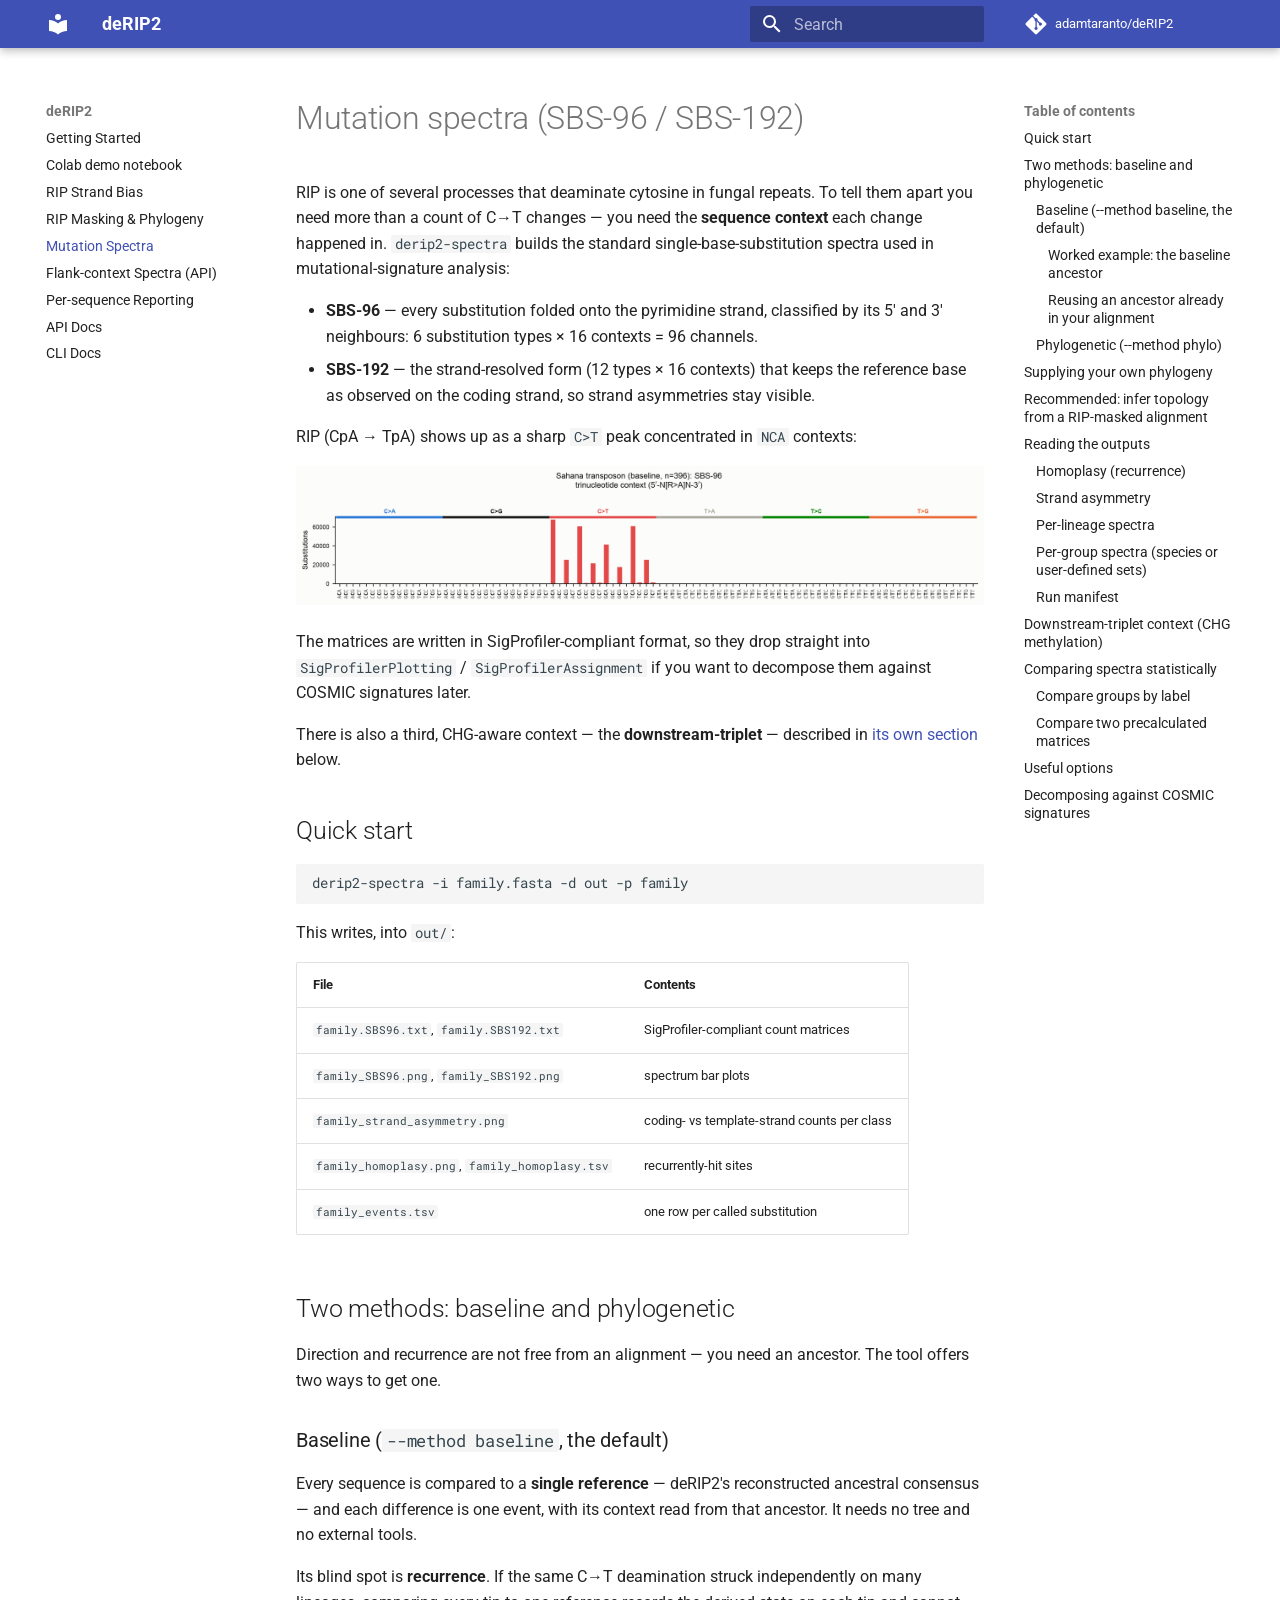
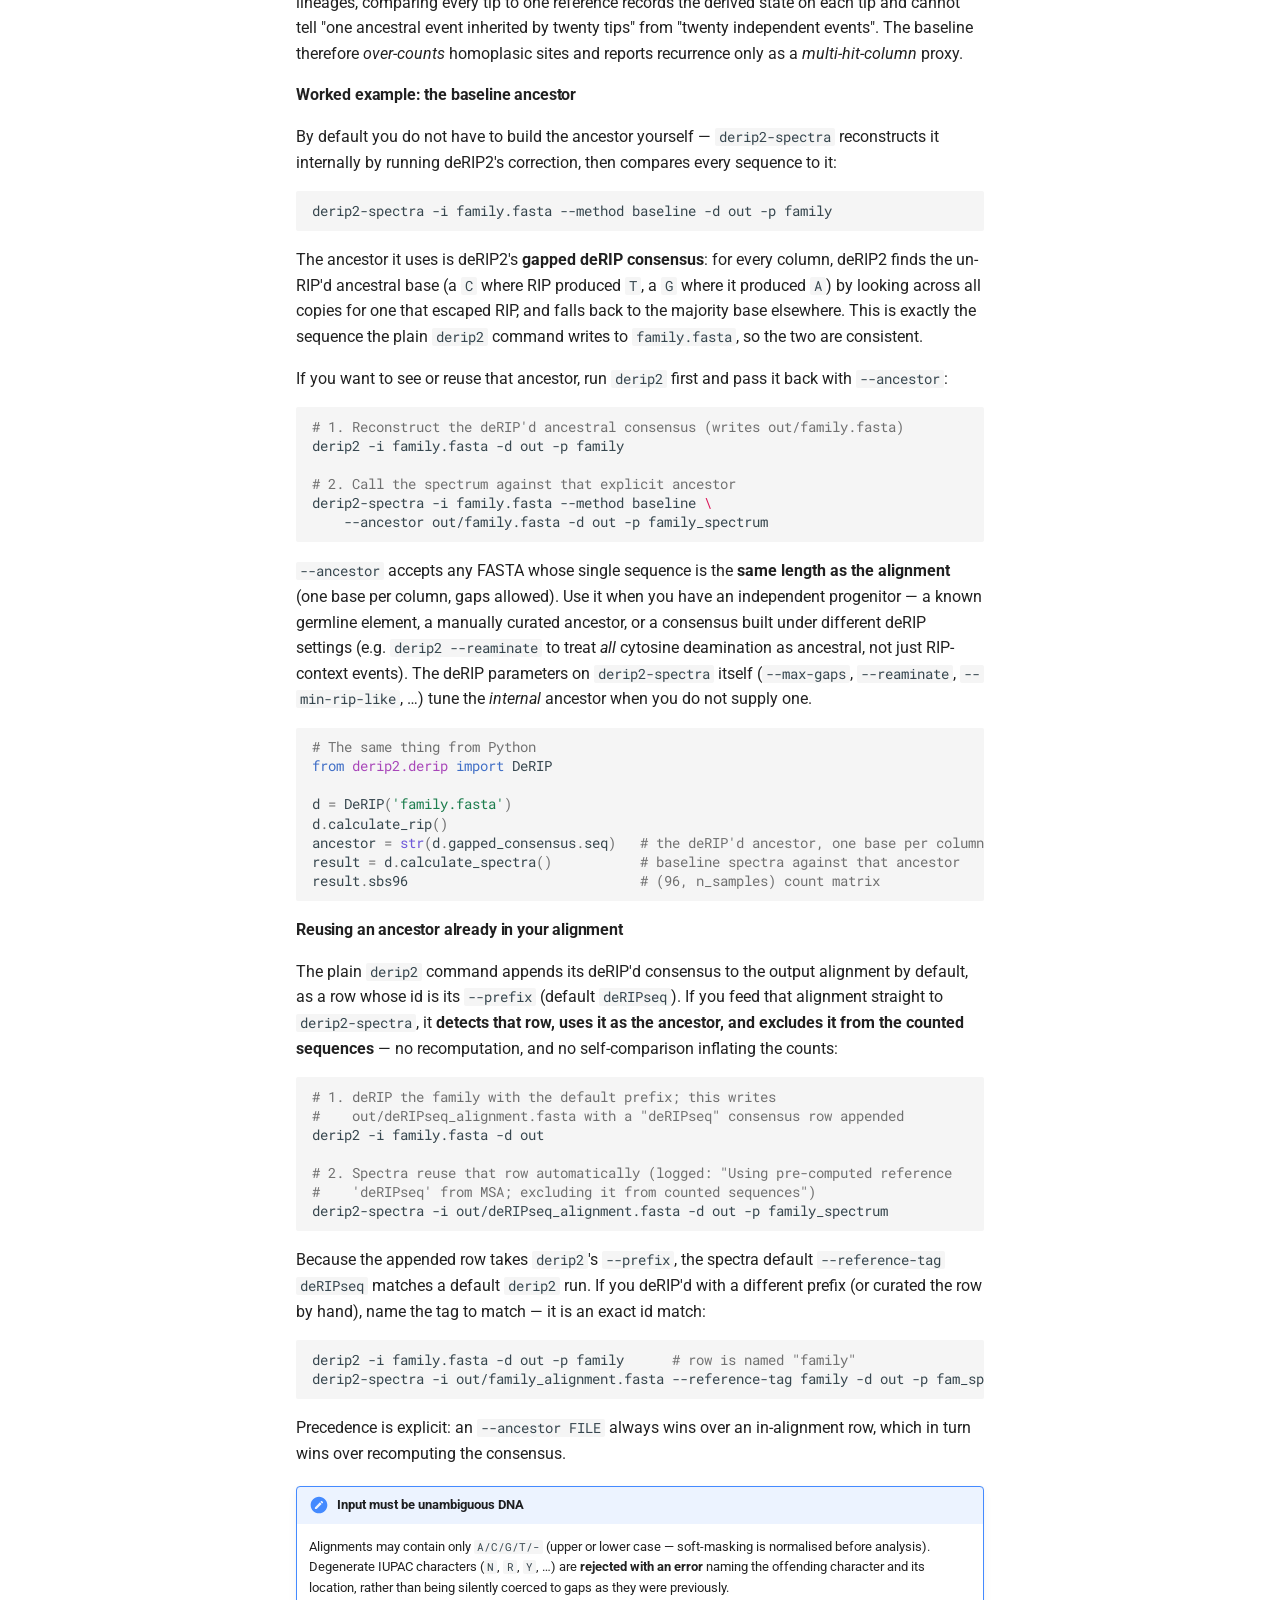
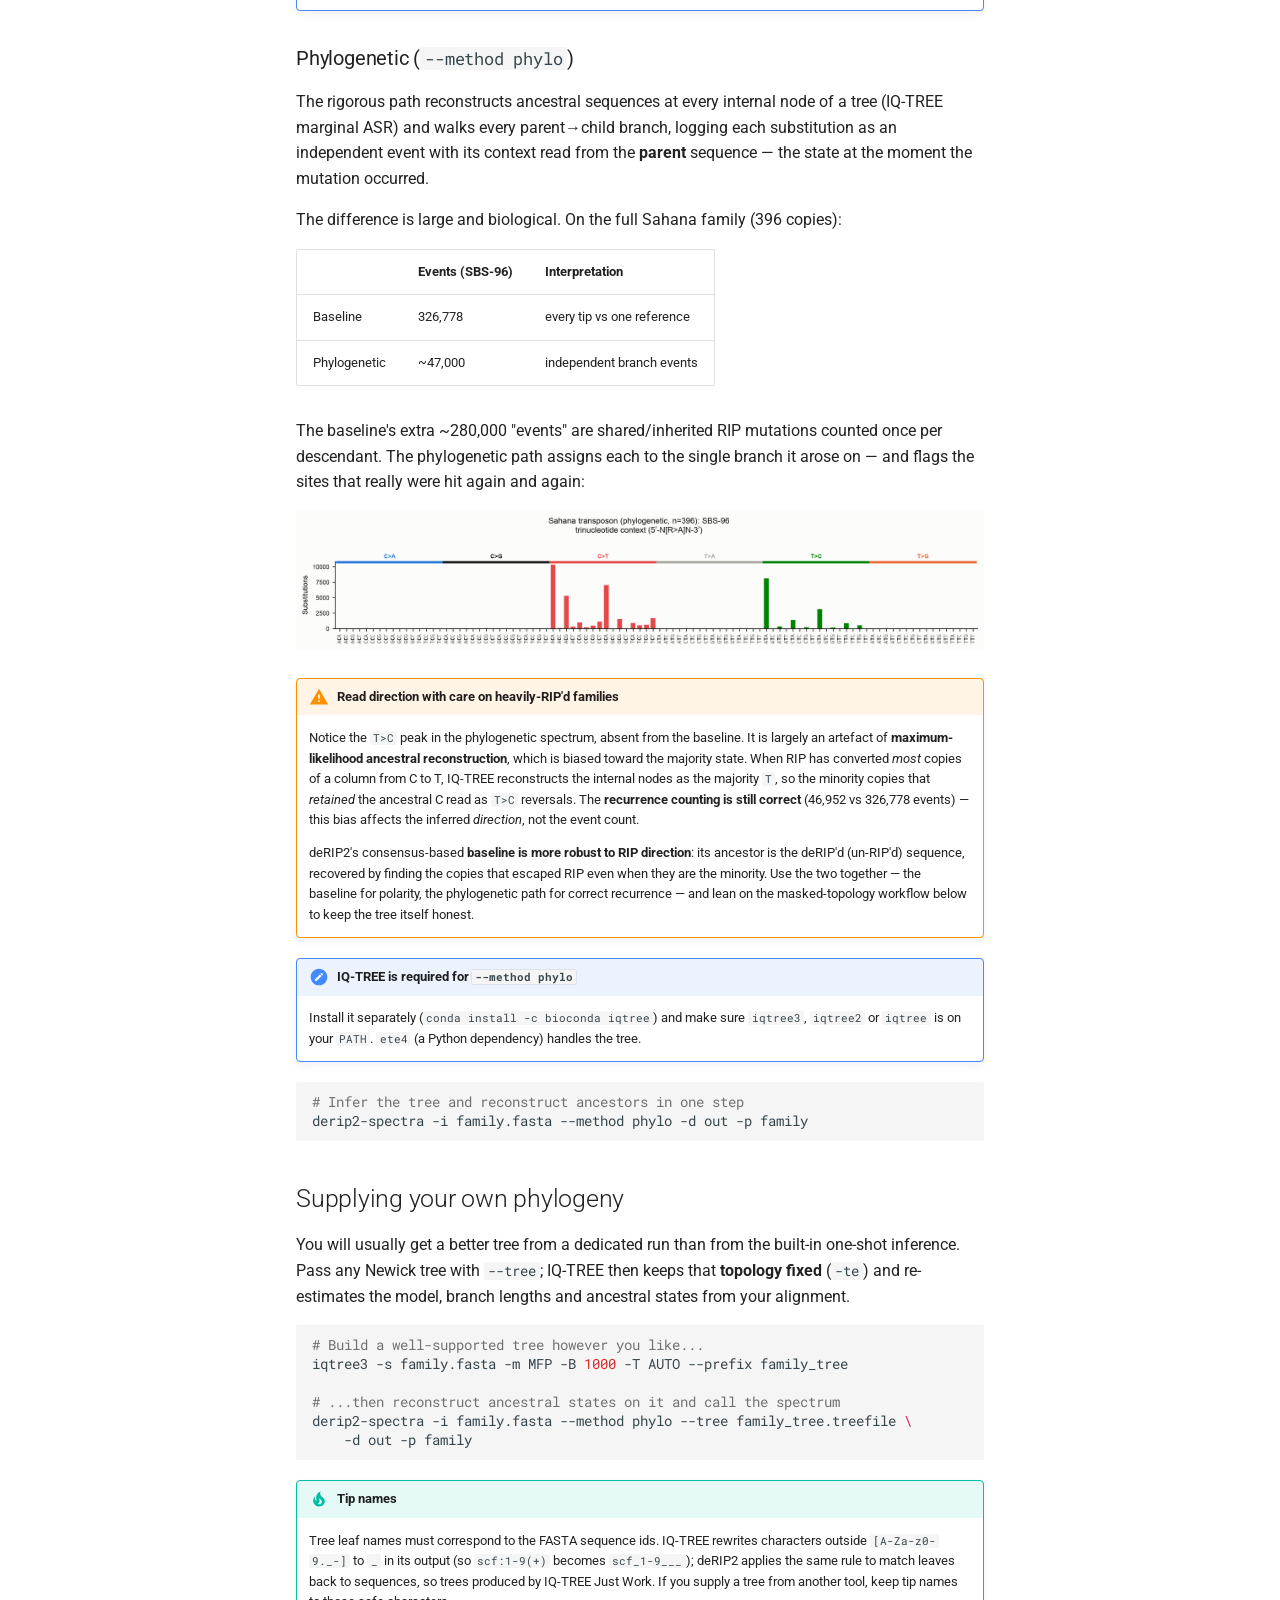
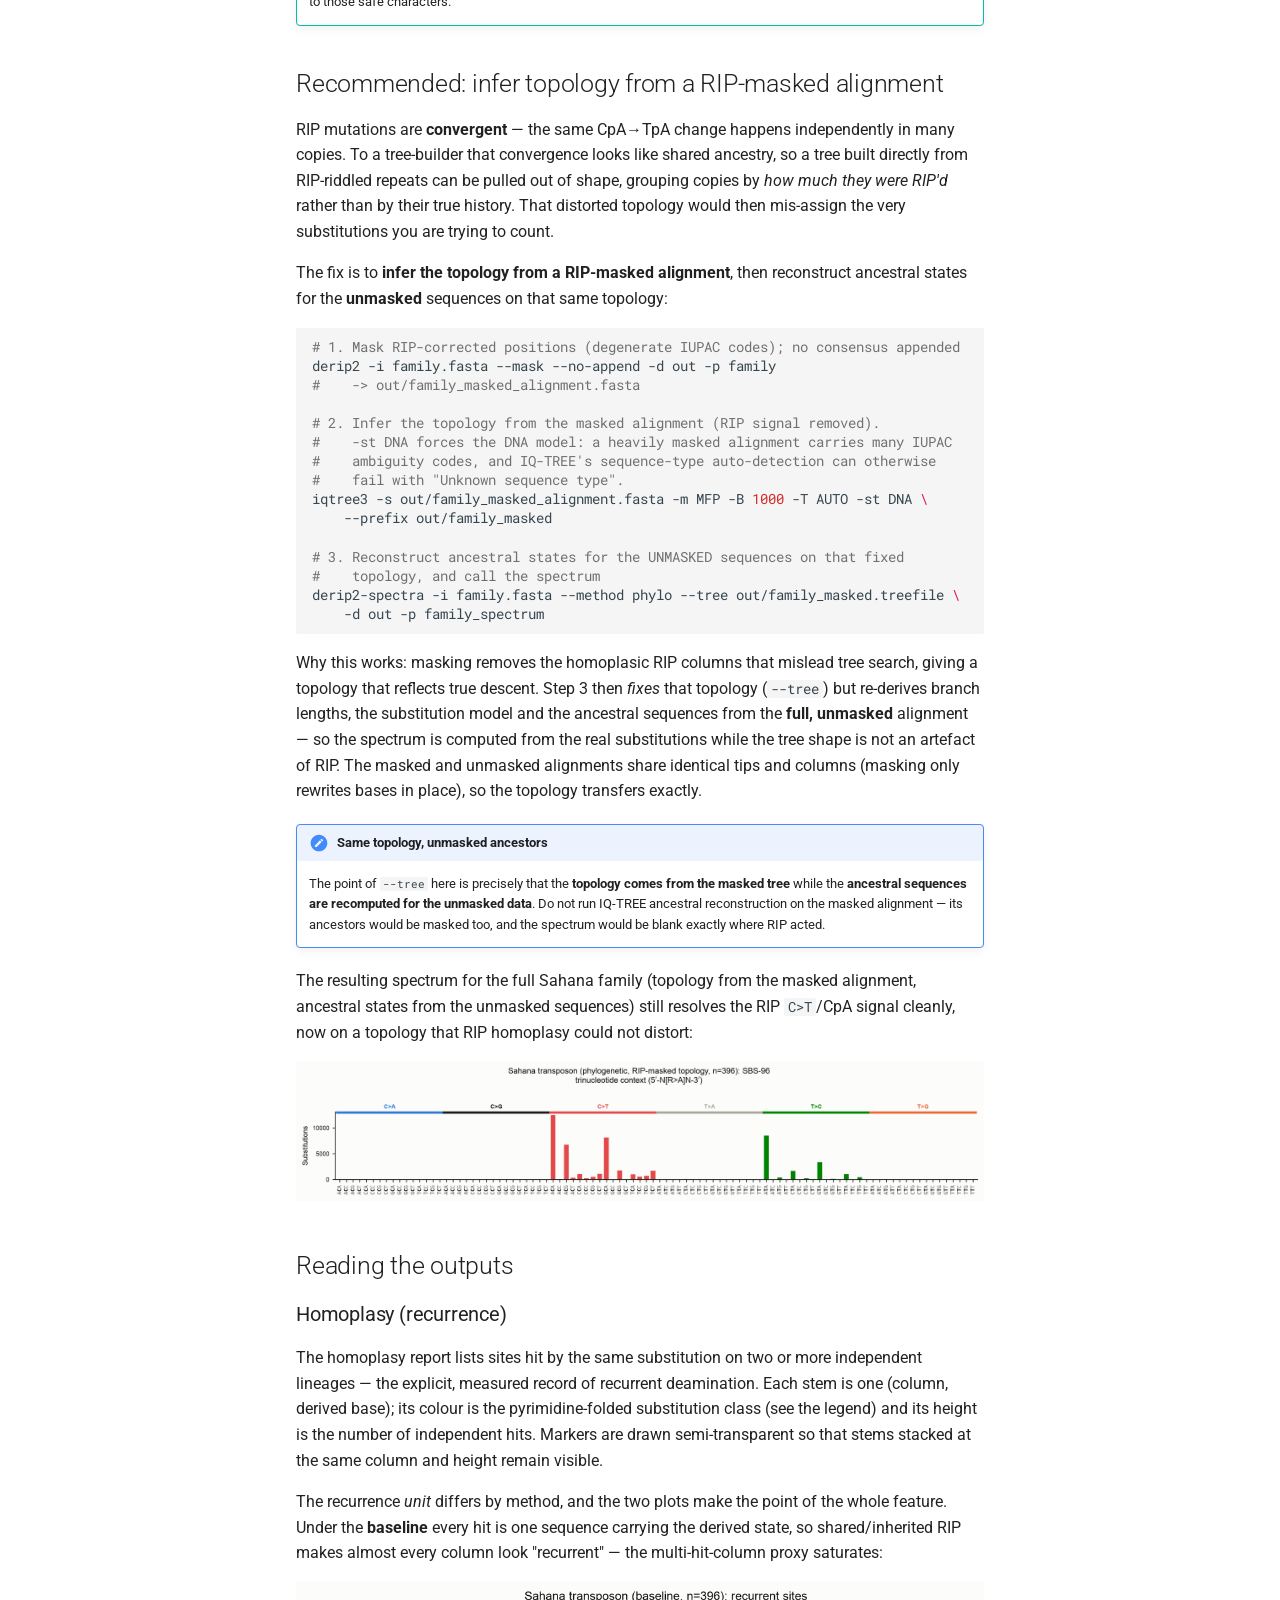
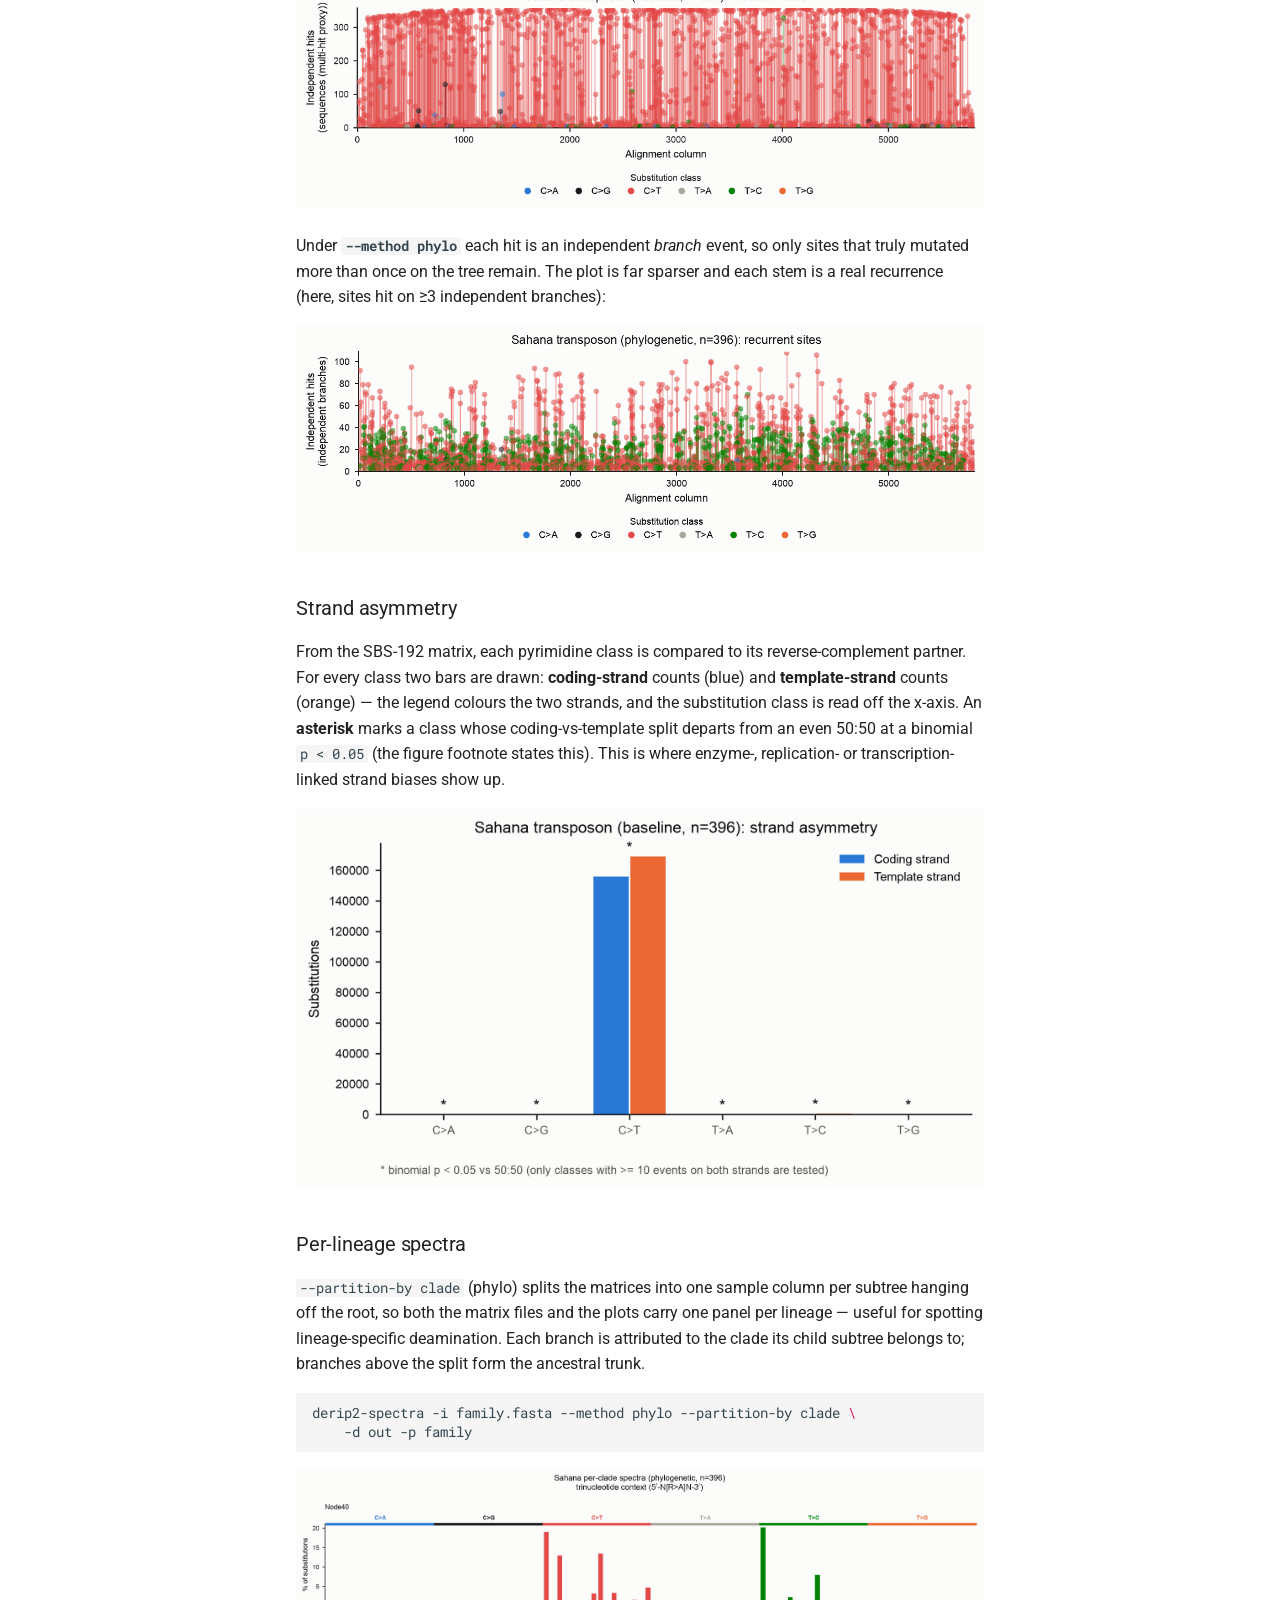
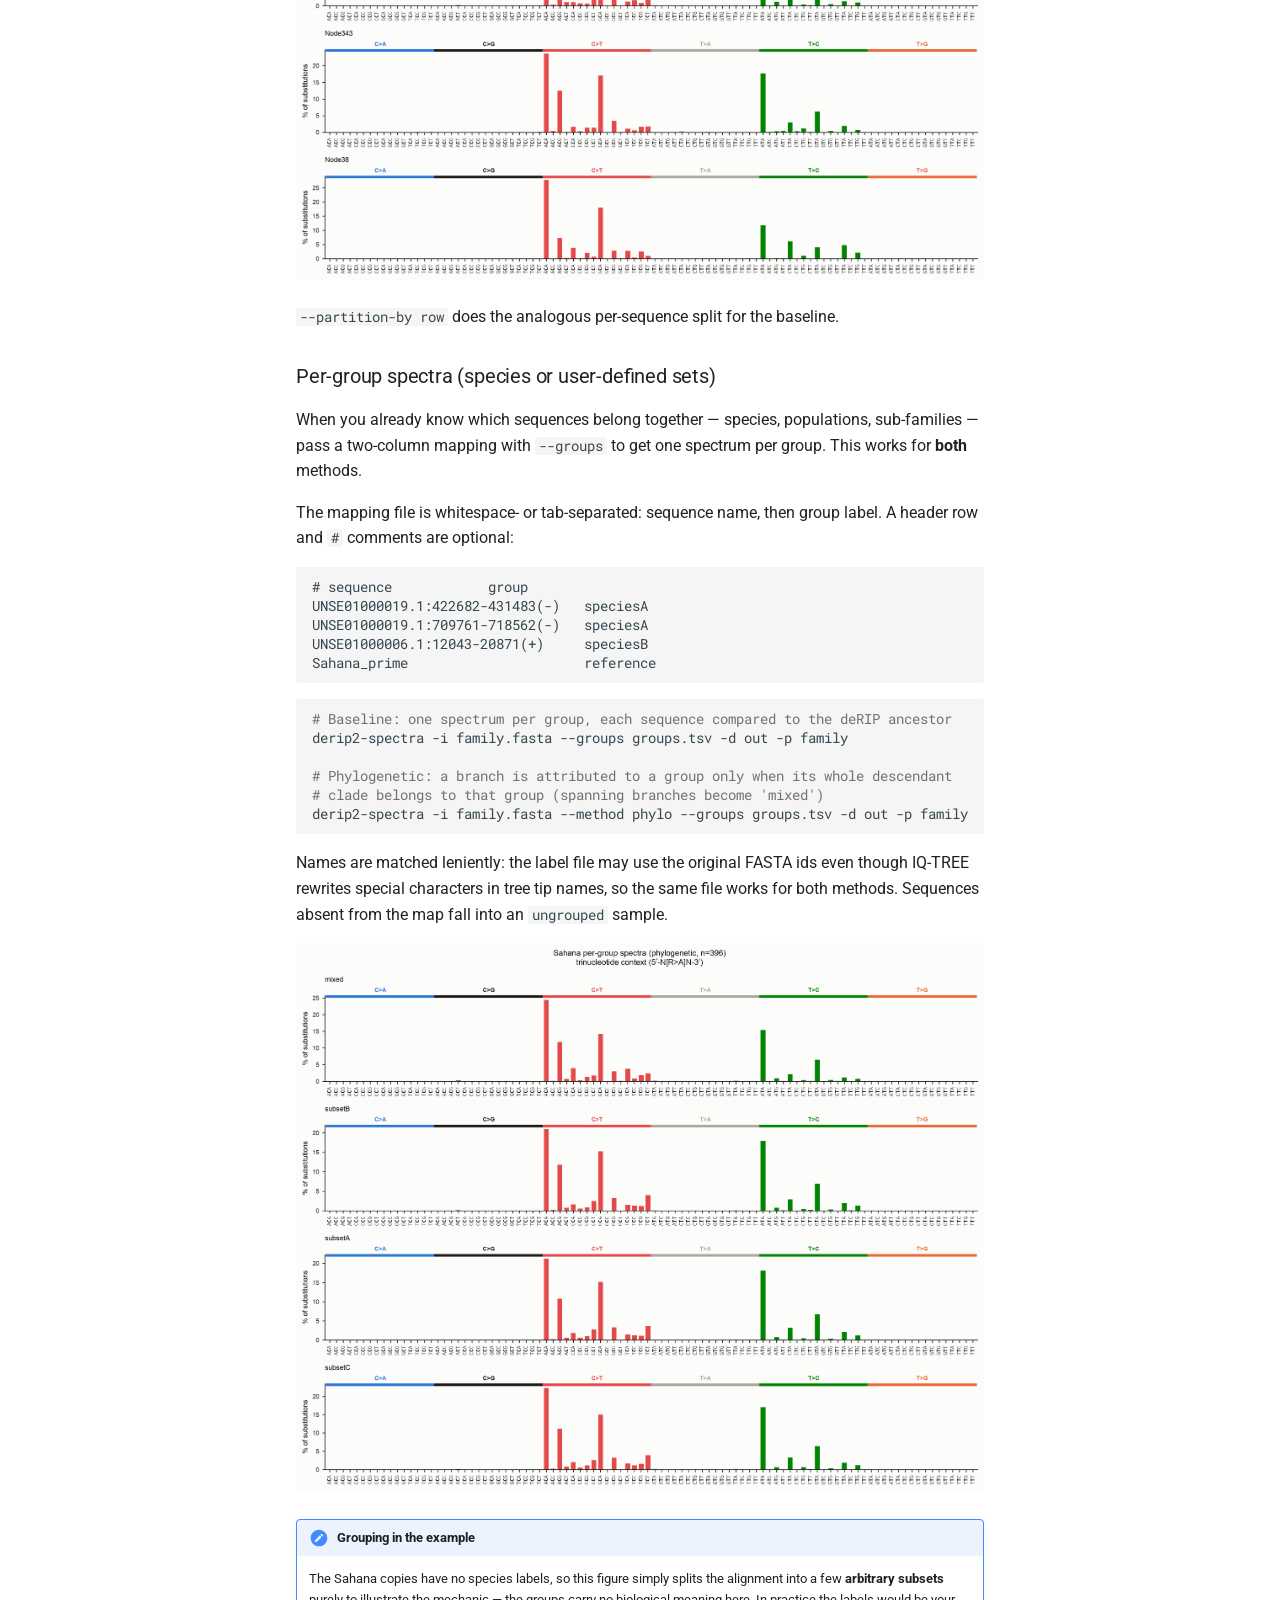
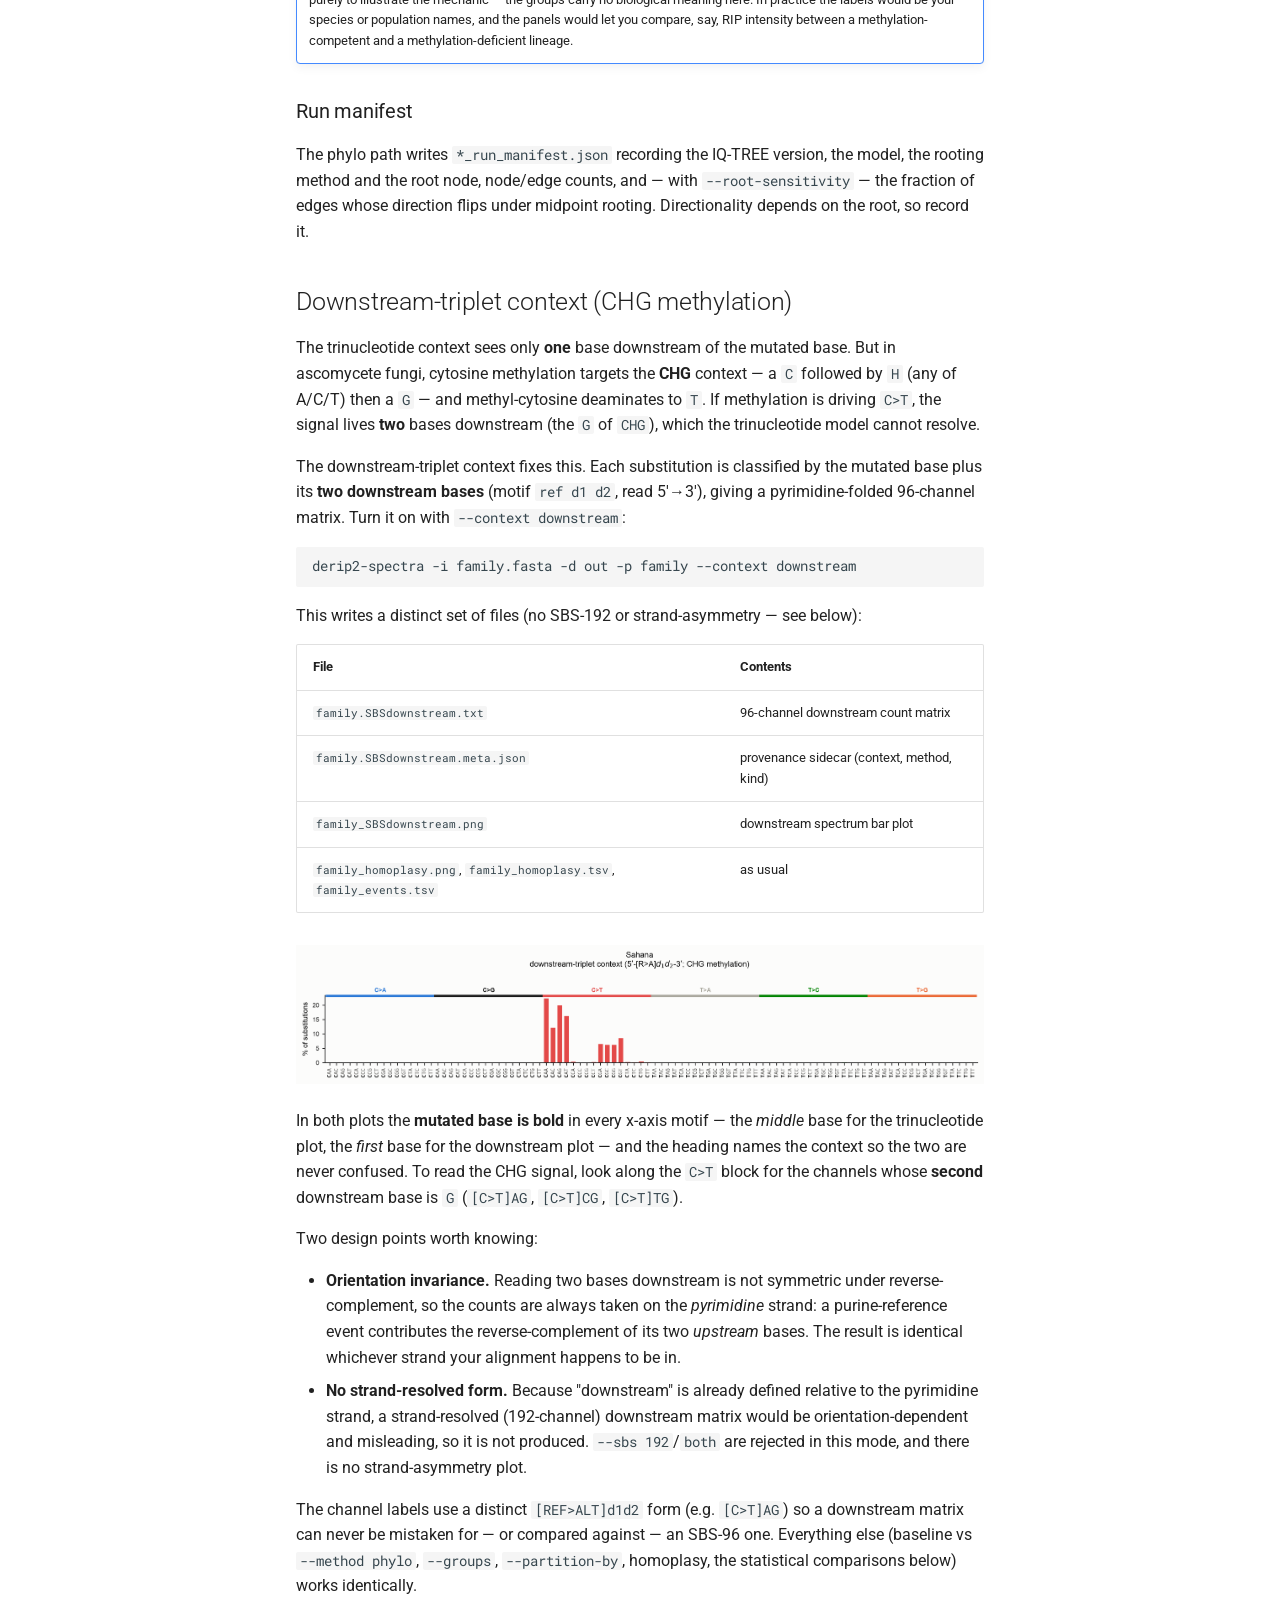
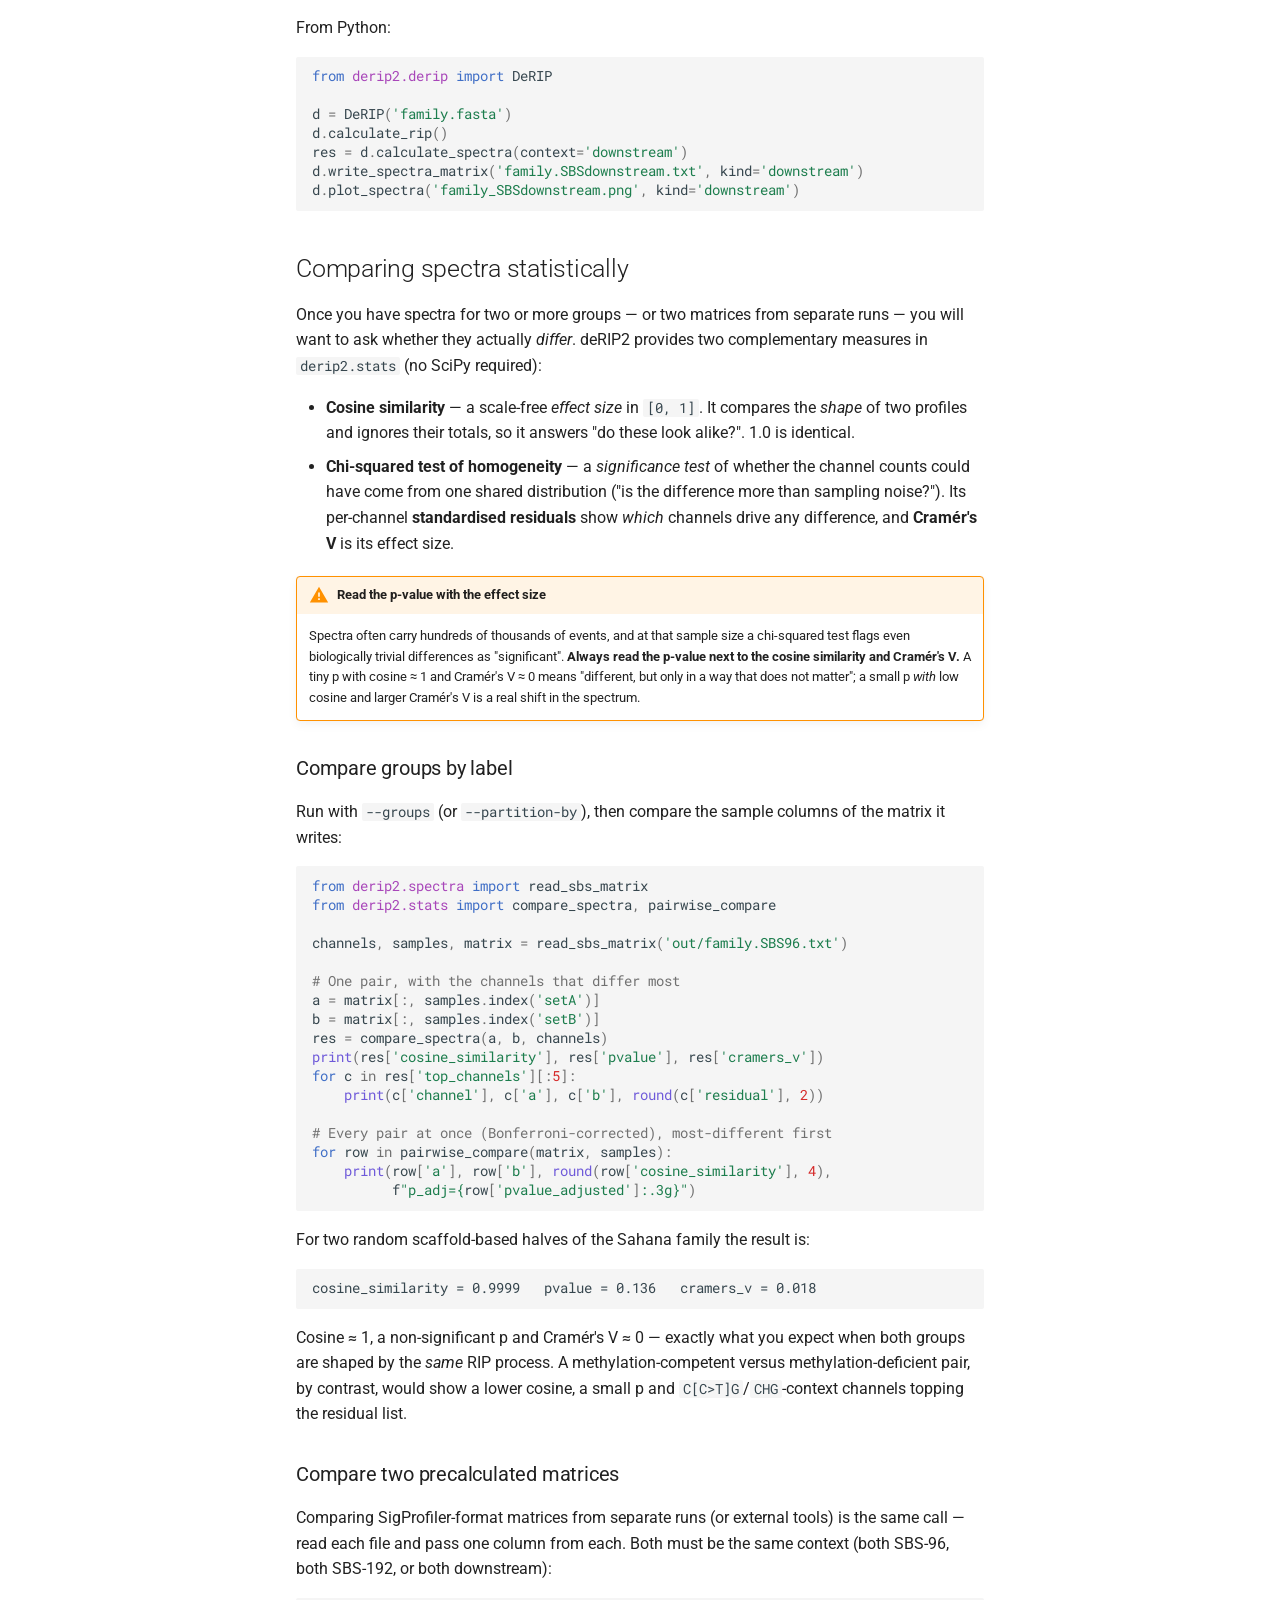
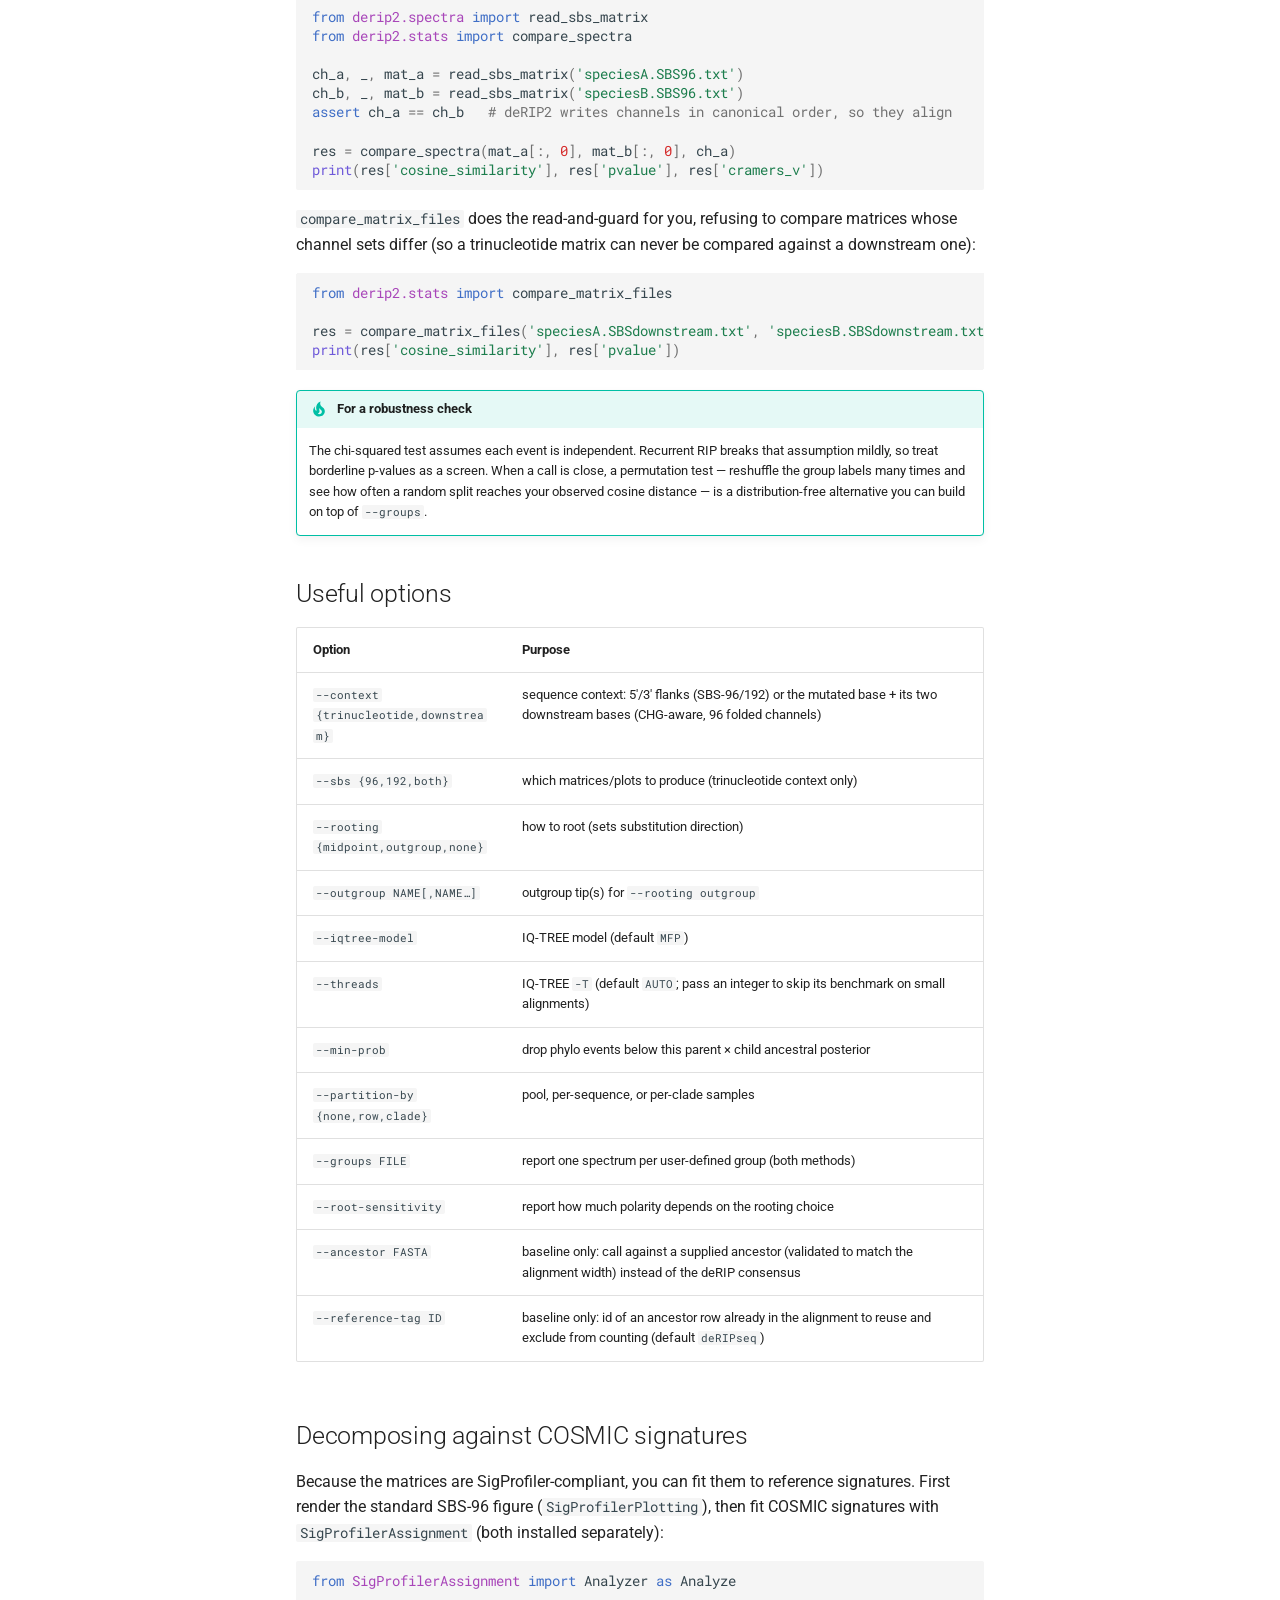
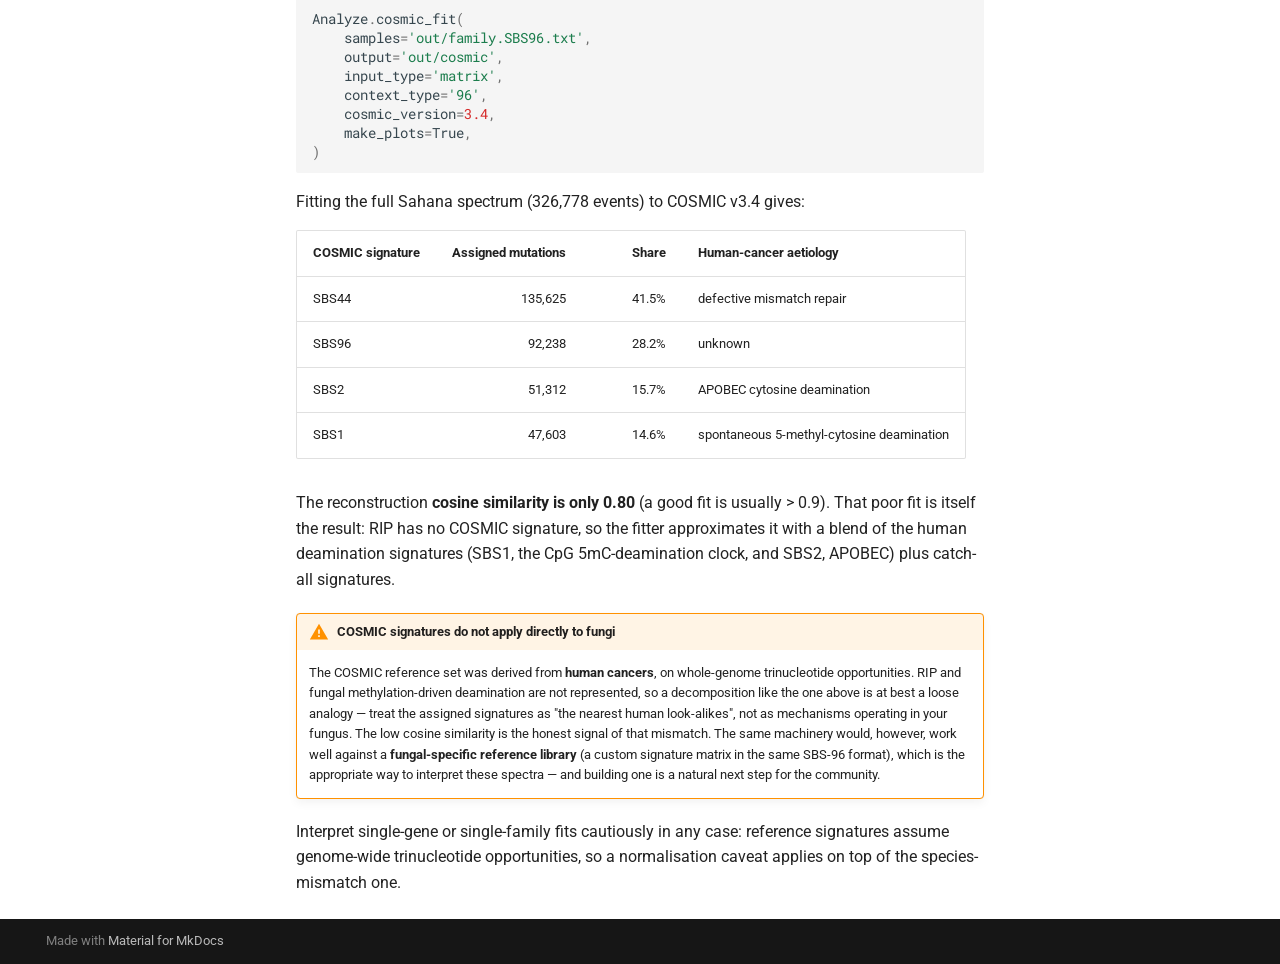
<file: tutorials/mutation-spectra/index.html>
<!doctype html>
<html lang="en" class="no-js">
  <head>
    
      <meta charset="utf-8">
      <meta name="viewport" content="width=device-width,initial-scale=1">
      
        <meta name="description" content="Predict ancestral fungal transposon sequences by correcting for RIP-like mutations">
      
      
        <meta name="author" content="adamtaranto">
      
      
      
        <link rel="prev" href="../rip-masking-phylogeny/">
      
      
        <link rel="next" href="../flank-context-spectra/">
      
      
        
      
      
      <link rel="icon" href="../../assets/images/favicon.png">
      <meta name="generator" content="mkdocs-1.6.1, mkdocs-material-9.7.6">
    
    
      
        <title>Mutation Spectra - deRIP2</title>
      
    
    
      <link rel="stylesheet" href="../../assets/stylesheets/main.484c7ddc.min.css">
      
      


    
    
      
    
    
      
        
        
        <link rel="preconnect" href="https://fonts.gstatic.com" crossorigin>
        <link rel="stylesheet" href="https://fonts.googleapis.com/css?family=Roboto:300,300i,400,400i,700,700i%7CRoboto+Mono:400,400i,700,700i&display=fallback">
        <style>:root{--md-text-font:"Roboto";--md-code-font:"Roboto Mono"}</style>
      
    
    
      <link rel="stylesheet" href="../../assets/_mkdocstrings.css">
    
    <script>__md_scope=new URL("../..",location),__md_hash=e=>[...e].reduce(((e,_)=>(e<<5)-e+_.charCodeAt(0)),0),__md_get=(e,_=localStorage,t=__md_scope)=>JSON.parse(_.getItem(t.pathname+"."+e)),__md_set=(e,_,t=localStorage,a=__md_scope)=>{try{t.setItem(a.pathname+"."+e,JSON.stringify(_))}catch(e){}}</script>
    
      

    
    
  </head>
  
  
    <body dir="ltr">
  
    
    <input class="md-toggle" data-md-toggle="drawer" type="checkbox" id="__drawer" autocomplete="off">
    <input class="md-toggle" data-md-toggle="search" type="checkbox" id="__search" autocomplete="off">
    <label class="md-overlay" for="__drawer"></label>
    <div data-md-component="skip">
      
        
        <a href="#mutation-spectra-sbs-96-sbs-192" class="md-skip">
          Skip to content
        </a>
      
    </div>
    <div data-md-component="announce">
      
    </div>
    
    
      

  

<header class="md-header md-header--shadow md-header--lifted" data-md-component="header">
  <nav class="md-header__inner md-grid" aria-label="Header">
    <a href="../.." title="deRIP2" class="md-header__button md-logo" aria-label="deRIP2" data-md-component="logo">
      
  
  <svg xmlns="http://www.w3.org/2000/svg" viewBox="0 0 24 24"><path d="M12 8a3 3 0 0 0 3-3 3 3 0 0 0-3-3 3 3 0 0 0-3 3 3 3 0 0 0 3 3m0 3.54C9.64 9.35 6.5 8 3 8v11c3.5 0 6.64 1.35 9 3.54 2.36-2.19 5.5-3.54 9-3.54V8c-3.5 0-6.64 1.35-9 3.54"/></svg>

    </a>
    <label class="md-header__button md-icon" for="__drawer">
      
      <svg xmlns="http://www.w3.org/2000/svg" viewBox="0 0 24 24"><path d="M3 6h18v2H3zm0 5h18v2H3zm0 5h18v2H3z"/></svg>
    </label>
    <div class="md-header__title" data-md-component="header-title">
      <div class="md-header__ellipsis">
        <div class="md-header__topic">
          <span class="md-ellipsis">
            deRIP2
          </span>
        </div>
        <div class="md-header__topic" data-md-component="header-topic">
          <span class="md-ellipsis">
            
              Mutation Spectra
            
          </span>
        </div>
      </div>
    </div>
    
    
      <script>var palette=__md_get("__palette");if(palette&&palette.color){if("(prefers-color-scheme)"===palette.color.media){var media=matchMedia("(prefers-color-scheme: light)"),input=document.querySelector(media.matches?"[data-md-color-media='(prefers-color-scheme: light)']":"[data-md-color-media='(prefers-color-scheme: dark)']");palette.color.media=input.getAttribute("data-md-color-media"),palette.color.scheme=input.getAttribute("data-md-color-scheme"),palette.color.primary=input.getAttribute("data-md-color-primary"),palette.color.accent=input.getAttribute("data-md-color-accent")}for(var[key,value]of Object.entries(palette.color))document.body.setAttribute("data-md-color-"+key,value)}</script>
    
    
    
      
      
        <label class="md-header__button md-icon" for="__search">
          
          <svg xmlns="http://www.w3.org/2000/svg" viewBox="0 0 24 24"><path d="M9.5 3A6.5 6.5 0 0 1 16 9.5c0 1.61-.59 3.09-1.56 4.23l.27.27h.79l5 5-1.5 1.5-5-5v-.79l-.27-.27A6.52 6.52 0 0 1 9.5 16 6.5 6.5 0 0 1 3 9.5 6.5 6.5 0 0 1 9.5 3m0 2C7 5 5 7 5 9.5S7 14 9.5 14 14 12 14 9.5 12 5 9.5 5"/></svg>
        </label>
        <div class="md-search" data-md-component="search" role="dialog">
  <label class="md-search__overlay" for="__search"></label>
  <div class="md-search__inner" role="search">
    <form class="md-search__form" name="search">
      <input type="text" class="md-search__input" name="query" aria-label="Search" placeholder="Search" autocapitalize="off" autocorrect="off" autocomplete="off" spellcheck="false" data-md-component="search-query" required>
      <label class="md-search__icon md-icon" for="__search">
        
        <svg xmlns="http://www.w3.org/2000/svg" viewBox="0 0 24 24"><path d="M9.5 3A6.5 6.5 0 0 1 16 9.5c0 1.61-.59 3.09-1.56 4.23l.27.27h.79l5 5-1.5 1.5-5-5v-.79l-.27-.27A6.52 6.52 0 0 1 9.5 16 6.5 6.5 0 0 1 3 9.5 6.5 6.5 0 0 1 9.5 3m0 2C7 5 5 7 5 9.5S7 14 9.5 14 14 12 14 9.5 12 5 9.5 5"/></svg>
        
        <svg xmlns="http://www.w3.org/2000/svg" viewBox="0 0 24 24"><path d="M20 11v2H8l5.5 5.5-1.42 1.42L4.16 12l7.92-7.92L13.5 5.5 8 11z"/></svg>
      </label>
      <nav class="md-search__options" aria-label="Search">
        
        <button type="reset" class="md-search__icon md-icon" title="Clear" aria-label="Clear" tabindex="-1">
          
          <svg xmlns="http://www.w3.org/2000/svg" viewBox="0 0 24 24"><path d="M19 6.41 17.59 5 12 10.59 6.41 5 5 6.41 10.59 12 5 17.59 6.41 19 12 13.41 17.59 19 19 17.59 13.41 12z"/></svg>
        </button>
      </nav>
      
    </form>
    <div class="md-search__output">
      <div class="md-search__scrollwrap" tabindex="0" data-md-scrollfix>
        <div class="md-search-result" data-md-component="search-result">
          <div class="md-search-result__meta">
            Initializing search
          </div>
          <ol class="md-search-result__list" role="presentation"></ol>
        </div>
      </div>
    </div>
  </div>
</div>
      
    
    
      <div class="md-header__source">
        <a href="https://github.com/adamtaranto/deRIP2" title="Go to repository" class="md-source" data-md-component="source">
  <div class="md-source__icon md-icon">
    
    <svg xmlns="http://www.w3.org/2000/svg" viewBox="0 0 448 512"><!--! Font Awesome Free 7.1.0 by @fontawesome - https://fontawesome.com License - https://fontawesome.com/license/free (Icons: CC BY 4.0, Fonts: SIL OFL 1.1, Code: MIT License) Copyright 2025 Fonticons, Inc.--><path d="M439.6 236.1 244 40.5c-5.4-5.5-12.8-8.5-20.4-8.5s-15 3-20.4 8.4L162.5 81l51.5 51.5c27.1-9.1 52.7 16.8 43.4 43.7l49.7 49.7c34.2-11.8 61.2 31 35.5 56.7-26.5 26.5-70.2-2.9-56-37.3L240.3 199v121.9c25.3 12.5 22.3 41.8 9.1 55-6.4 6.4-15.2 10.1-24.3 10.1s-17.8-3.6-24.3-10.1c-17.6-17.6-11.1-46.9 11.2-56v-123c-20.8-8.5-24.6-30.7-18.6-45L142.6 101 8.5 235.1C3 240.6 0 247.9 0 255.5s3 15 8.5 20.4l195.6 195.7c5.4 5.4 12.7 8.4 20.4 8.4s15-3 20.4-8.4l194.7-194.7c5.4-5.4 8.4-12.8 8.4-20.4s-3-15-8.4-20.4"/></svg>
  </div>
  <div class="md-source__repository">
    adamtaranto/deRIP2
  </div>
</a>
      </div>
    
  </nav>
  
    
  
</header>
    
    <div class="md-container" data-md-component="container">
      
      
        
      
      <main class="md-main" data-md-component="main">
        <div class="md-main__inner md-grid">
          
            
              
              <div class="md-sidebar md-sidebar--primary" data-md-component="sidebar" data-md-type="navigation" >
                <div class="md-sidebar__scrollwrap">
                  <div class="md-sidebar__inner">
                    



<nav class="md-nav md-nav--primary" aria-label="Navigation" data-md-level="0">
  <label class="md-nav__title" for="__drawer">
    <a href="../.." title="deRIP2" class="md-nav__button md-logo" aria-label="deRIP2" data-md-component="logo">
      
  
  <svg xmlns="http://www.w3.org/2000/svg" viewBox="0 0 24 24"><path d="M12 8a3 3 0 0 0 3-3 3 3 0 0 0-3-3 3 3 0 0 0-3 3 3 3 0 0 0 3 3m0 3.54C9.64 9.35 6.5 8 3 8v11c3.5 0 6.64 1.35 9 3.54 2.36-2.19 5.5-3.54 9-3.54V8c-3.5 0-6.64 1.35-9 3.54"/></svg>

    </a>
    deRIP2
  </label>
  
    <div class="md-nav__source">
      <a href="https://github.com/adamtaranto/deRIP2" title="Go to repository" class="md-source" data-md-component="source">
  <div class="md-source__icon md-icon">
    
    <svg xmlns="http://www.w3.org/2000/svg" viewBox="0 0 448 512"><!--! Font Awesome Free 7.1.0 by @fontawesome - https://fontawesome.com License - https://fontawesome.com/license/free (Icons: CC BY 4.0, Fonts: SIL OFL 1.1, Code: MIT License) Copyright 2025 Fonticons, Inc.--><path d="M439.6 236.1 244 40.5c-5.4-5.5-12.8-8.5-20.4-8.5s-15 3-20.4 8.4L162.5 81l51.5 51.5c27.1-9.1 52.7 16.8 43.4 43.7l49.7 49.7c34.2-11.8 61.2 31 35.5 56.7-26.5 26.5-70.2-2.9-56-37.3L240.3 199v121.9c25.3 12.5 22.3 41.8 9.1 55-6.4 6.4-15.2 10.1-24.3 10.1s-17.8-3.6-24.3-10.1c-17.6-17.6-11.1-46.9 11.2-56v-123c-20.8-8.5-24.6-30.7-18.6-45L142.6 101 8.5 235.1C3 240.6 0 247.9 0 255.5s3 15 8.5 20.4l195.6 195.7c5.4 5.4 12.7 8.4 20.4 8.4s15-3 20.4-8.4l194.7-194.7c5.4-5.4 8.4-12.8 8.4-20.4s-3-15-8.4-20.4"/></svg>
  </div>
  <div class="md-source__repository">
    adamtaranto/deRIP2
  </div>
</a>
    </div>
  
  <ul class="md-nav__list" data-md-scrollfix>
    
      
      
  
  
  
  
    <li class="md-nav__item">
      <a href="../.." class="md-nav__link">
        
  
  
  <span class="md-ellipsis">
    
  
    Getting Started
  

    
  </span>
  
  

      </a>
    </li>
  

    
      
      
  
  
  
  
    <li class="md-nav__item">
      <a href="../../tutorial/" class="md-nav__link">
        
  
  
  <span class="md-ellipsis">
    
  
    Colab demo notebook
  

    
  </span>
  
  

      </a>
    </li>
  

    
      
      
  
  
  
  
    <li class="md-nav__item">
      <a href="../rip-strand-bias/" class="md-nav__link">
        
  
  
  <span class="md-ellipsis">
    
  
    RIP Strand Bias
  

    
  </span>
  
  

      </a>
    </li>
  

    
      
      
  
  
  
  
    <li class="md-nav__item">
      <a href="../rip-masking-phylogeny/" class="md-nav__link">
        
  
  
  <span class="md-ellipsis">
    
  
    RIP Masking & Phylogeny
  

    
  </span>
  
  

      </a>
    </li>
  

    
      
      
  
  
    
  
  
  
    <li class="md-nav__item md-nav__item--active">
      
      <input class="md-nav__toggle md-toggle" type="checkbox" id="__toc">
      
      
        
      
      
        <label class="md-nav__link md-nav__link--active" for="__toc">
          
  
  
  <span class="md-ellipsis">
    
  
    Mutation Spectra
  

    
  </span>
  
  

          <span class="md-nav__icon md-icon"></span>
        </label>
      
      <a href="./" class="md-nav__link md-nav__link--active">
        
  
  
  <span class="md-ellipsis">
    
  
    Mutation Spectra
  

    
  </span>
  
  

      </a>
      
        

<nav class="md-nav md-nav--secondary" aria-label="Table of contents">
  
  
  
    
  
  
    <label class="md-nav__title" for="__toc">
      <span class="md-nav__icon md-icon"></span>
      Table of contents
    </label>
    <ul class="md-nav__list" data-md-component="toc" data-md-scrollfix>
      
        <li class="md-nav__item">
  <a href="#quick-start" class="md-nav__link">
    <span class="md-ellipsis">
      
        Quick start
      
    </span>
  </a>
  
</li>
      
        <li class="md-nav__item">
  <a href="#two-methods-baseline-and-phylogenetic" class="md-nav__link">
    <span class="md-ellipsis">
      
        Two methods: baseline and phylogenetic
      
    </span>
  </a>
  
    <nav class="md-nav" aria-label="Two methods: baseline and phylogenetic">
      <ul class="md-nav__list">
        
          <li class="md-nav__item">
  <a href="#baseline-method-baseline-the-default" class="md-nav__link">
    <span class="md-ellipsis">
      
        Baseline (--method baseline, the default)
      
    </span>
  </a>
  
    <nav class="md-nav" aria-label="Baseline (--method baseline, the default)">
      <ul class="md-nav__list">
        
          <li class="md-nav__item">
  <a href="#worked-example-the-baseline-ancestor" class="md-nav__link">
    <span class="md-ellipsis">
      
        Worked example: the baseline ancestor
      
    </span>
  </a>
  
</li>
        
          <li class="md-nav__item">
  <a href="#reusing-an-ancestor-already-in-your-alignment" class="md-nav__link">
    <span class="md-ellipsis">
      
        Reusing an ancestor already in your alignment
      
    </span>
  </a>
  
</li>
        
      </ul>
    </nav>
  
</li>
        
          <li class="md-nav__item">
  <a href="#phylogenetic-method-phylo" class="md-nav__link">
    <span class="md-ellipsis">
      
        Phylogenetic (--method phylo)
      
    </span>
  </a>
  
</li>
        
      </ul>
    </nav>
  
</li>
      
        <li class="md-nav__item">
  <a href="#supplying-your-own-phylogeny" class="md-nav__link">
    <span class="md-ellipsis">
      
        Supplying your own phylogeny
      
    </span>
  </a>
  
</li>
      
        <li class="md-nav__item">
  <a href="#recommended-infer-topology-from-a-rip-masked-alignment" class="md-nav__link">
    <span class="md-ellipsis">
      
        Recommended: infer topology from a RIP-masked alignment
      
    </span>
  </a>
  
</li>
      
        <li class="md-nav__item">
  <a href="#reading-the-outputs" class="md-nav__link">
    <span class="md-ellipsis">
      
        Reading the outputs
      
    </span>
  </a>
  
    <nav class="md-nav" aria-label="Reading the outputs">
      <ul class="md-nav__list">
        
          <li class="md-nav__item">
  <a href="#homoplasy-recurrence" class="md-nav__link">
    <span class="md-ellipsis">
      
        Homoplasy (recurrence)
      
    </span>
  </a>
  
</li>
        
          <li class="md-nav__item">
  <a href="#strand-asymmetry" class="md-nav__link">
    <span class="md-ellipsis">
      
        Strand asymmetry
      
    </span>
  </a>
  
</li>
        
          <li class="md-nav__item">
  <a href="#per-lineage-spectra" class="md-nav__link">
    <span class="md-ellipsis">
      
        Per-lineage spectra
      
    </span>
  </a>
  
</li>
        
          <li class="md-nav__item">
  <a href="#per-group-spectra-species-or-user-defined-sets" class="md-nav__link">
    <span class="md-ellipsis">
      
        Per-group spectra (species or user-defined sets)
      
    </span>
  </a>
  
</li>
        
          <li class="md-nav__item">
  <a href="#run-manifest" class="md-nav__link">
    <span class="md-ellipsis">
      
        Run manifest
      
    </span>
  </a>
  
</li>
        
      </ul>
    </nav>
  
</li>
      
        <li class="md-nav__item">
  <a href="#downstream-triplet-context-chg-methylation" class="md-nav__link">
    <span class="md-ellipsis">
      
        Downstream-triplet context (CHG methylation)
      
    </span>
  </a>
  
</li>
      
        <li class="md-nav__item">
  <a href="#comparing-spectra-statistically" class="md-nav__link">
    <span class="md-ellipsis">
      
        Comparing spectra statistically
      
    </span>
  </a>
  
    <nav class="md-nav" aria-label="Comparing spectra statistically">
      <ul class="md-nav__list">
        
          <li class="md-nav__item">
  <a href="#compare-groups-by-label" class="md-nav__link">
    <span class="md-ellipsis">
      
        Compare groups by label
      
    </span>
  </a>
  
</li>
        
          <li class="md-nav__item">
  <a href="#compare-two-precalculated-matrices" class="md-nav__link">
    <span class="md-ellipsis">
      
        Compare two precalculated matrices
      
    </span>
  </a>
  
</li>
        
      </ul>
    </nav>
  
</li>
      
        <li class="md-nav__item">
  <a href="#useful-options" class="md-nav__link">
    <span class="md-ellipsis">
      
        Useful options
      
    </span>
  </a>
  
</li>
      
        <li class="md-nav__item">
  <a href="#decomposing-against-cosmic-signatures" class="md-nav__link">
    <span class="md-ellipsis">
      
        Decomposing against COSMIC signatures
      
    </span>
  </a>
  
</li>
      
    </ul>
  
</nav>
      
    </li>
  

    
      
      
  
  
  
  
    <li class="md-nav__item">
      <a href="../flank-context-spectra/" class="md-nav__link">
        
  
  
  <span class="md-ellipsis">
    
  
    Flank-context Spectra (API)
  

    
  </span>
  
  

      </a>
    </li>
  

    
      
      
  
  
  
  
    <li class="md-nav__item">
      <a href="../per-sequence-reporting/" class="md-nav__link">
        
  
  
  <span class="md-ellipsis">
    
  
    Per-sequence Reporting
  

    
  </span>
  
  

      </a>
    </li>
  

    
      
      
  
  
  
  
    <li class="md-nav__item">
      <a href="../../api-docs/deRIP_API/" class="md-nav__link">
        
  
  
  <span class="md-ellipsis">
    
  
    API Docs
  

    
  </span>
  
  

      </a>
    </li>
  

    
      
      
  
  
  
  
    <li class="md-nav__item">
      <a href="../../cli-docs/deRIP_cmd_line/" class="md-nav__link">
        
  
  
  <span class="md-ellipsis">
    
  
    CLI Docs
  

    
  </span>
  
  

      </a>
    </li>
  

    
  </ul>
</nav>
                  </div>
                </div>
              </div>
            
            
              
              <div class="md-sidebar md-sidebar--secondary" data-md-component="sidebar" data-md-type="toc" >
                <div class="md-sidebar__scrollwrap">
                  <div class="md-sidebar__inner">
                    

<nav class="md-nav md-nav--secondary" aria-label="Table of contents">
  
  
  
    
  
  
    <label class="md-nav__title" for="__toc">
      <span class="md-nav__icon md-icon"></span>
      Table of contents
    </label>
    <ul class="md-nav__list" data-md-component="toc" data-md-scrollfix>
      
        <li class="md-nav__item">
  <a href="#quick-start" class="md-nav__link">
    <span class="md-ellipsis">
      
        Quick start
      
    </span>
  </a>
  
</li>
      
        <li class="md-nav__item">
  <a href="#two-methods-baseline-and-phylogenetic" class="md-nav__link">
    <span class="md-ellipsis">
      
        Two methods: baseline and phylogenetic
      
    </span>
  </a>
  
    <nav class="md-nav" aria-label="Two methods: baseline and phylogenetic">
      <ul class="md-nav__list">
        
          <li class="md-nav__item">
  <a href="#baseline-method-baseline-the-default" class="md-nav__link">
    <span class="md-ellipsis">
      
        Baseline (--method baseline, the default)
      
    </span>
  </a>
  
    <nav class="md-nav" aria-label="Baseline (--method baseline, the default)">
      <ul class="md-nav__list">
        
          <li class="md-nav__item">
  <a href="#worked-example-the-baseline-ancestor" class="md-nav__link">
    <span class="md-ellipsis">
      
        Worked example: the baseline ancestor
      
    </span>
  </a>
  
</li>
        
          <li class="md-nav__item">
  <a href="#reusing-an-ancestor-already-in-your-alignment" class="md-nav__link">
    <span class="md-ellipsis">
      
        Reusing an ancestor already in your alignment
      
    </span>
  </a>
  
</li>
        
      </ul>
    </nav>
  
</li>
        
          <li class="md-nav__item">
  <a href="#phylogenetic-method-phylo" class="md-nav__link">
    <span class="md-ellipsis">
      
        Phylogenetic (--method phylo)
      
    </span>
  </a>
  
</li>
        
      </ul>
    </nav>
  
</li>
      
        <li class="md-nav__item">
  <a href="#supplying-your-own-phylogeny" class="md-nav__link">
    <span class="md-ellipsis">
      
        Supplying your own phylogeny
      
    </span>
  </a>
  
</li>
      
        <li class="md-nav__item">
  <a href="#recommended-infer-topology-from-a-rip-masked-alignment" class="md-nav__link">
    <span class="md-ellipsis">
      
        Recommended: infer topology from a RIP-masked alignment
      
    </span>
  </a>
  
</li>
      
        <li class="md-nav__item">
  <a href="#reading-the-outputs" class="md-nav__link">
    <span class="md-ellipsis">
      
        Reading the outputs
      
    </span>
  </a>
  
    <nav class="md-nav" aria-label="Reading the outputs">
      <ul class="md-nav__list">
        
          <li class="md-nav__item">
  <a href="#homoplasy-recurrence" class="md-nav__link">
    <span class="md-ellipsis">
      
        Homoplasy (recurrence)
      
    </span>
  </a>
  
</li>
        
          <li class="md-nav__item">
  <a href="#strand-asymmetry" class="md-nav__link">
    <span class="md-ellipsis">
      
        Strand asymmetry
      
    </span>
  </a>
  
</li>
        
          <li class="md-nav__item">
  <a href="#per-lineage-spectra" class="md-nav__link">
    <span class="md-ellipsis">
      
        Per-lineage spectra
      
    </span>
  </a>
  
</li>
        
          <li class="md-nav__item">
  <a href="#per-group-spectra-species-or-user-defined-sets" class="md-nav__link">
    <span class="md-ellipsis">
      
        Per-group spectra (species or user-defined sets)
      
    </span>
  </a>
  
</li>
        
          <li class="md-nav__item">
  <a href="#run-manifest" class="md-nav__link">
    <span class="md-ellipsis">
      
        Run manifest
      
    </span>
  </a>
  
</li>
        
      </ul>
    </nav>
  
</li>
      
        <li class="md-nav__item">
  <a href="#downstream-triplet-context-chg-methylation" class="md-nav__link">
    <span class="md-ellipsis">
      
        Downstream-triplet context (CHG methylation)
      
    </span>
  </a>
  
</li>
      
        <li class="md-nav__item">
  <a href="#comparing-spectra-statistically" class="md-nav__link">
    <span class="md-ellipsis">
      
        Comparing spectra statistically
      
    </span>
  </a>
  
    <nav class="md-nav" aria-label="Comparing spectra statistically">
      <ul class="md-nav__list">
        
          <li class="md-nav__item">
  <a href="#compare-groups-by-label" class="md-nav__link">
    <span class="md-ellipsis">
      
        Compare groups by label
      
    </span>
  </a>
  
</li>
        
          <li class="md-nav__item">
  <a href="#compare-two-precalculated-matrices" class="md-nav__link">
    <span class="md-ellipsis">
      
        Compare two precalculated matrices
      
    </span>
  </a>
  
</li>
        
      </ul>
    </nav>
  
</li>
      
        <li class="md-nav__item">
  <a href="#useful-options" class="md-nav__link">
    <span class="md-ellipsis">
      
        Useful options
      
    </span>
  </a>
  
</li>
      
        <li class="md-nav__item">
  <a href="#decomposing-against-cosmic-signatures" class="md-nav__link">
    <span class="md-ellipsis">
      
        Decomposing against COSMIC signatures
      
    </span>
  </a>
  
</li>
      
    </ul>
  
</nav>
                  </div>
                </div>
              </div>
            
          
          
            <div class="md-content" data-md-component="content">
              
              <article class="md-content__inner md-typeset">
                
                  



<h1 id="mutation-spectra-sbs-96-sbs-192">Mutation spectra (SBS-96 / SBS-192)</h1>
<p>RIP is one of several processes that deaminate cytosine in fungal repeats. To tell
them apart you need more than a count of C→T changes — you need the <strong>sequence
context</strong> each change happened in. <code>derip2-spectra</code> builds the standard
single-base-substitution spectra used in mutational-signature analysis:</p>
<ul>
<li><strong>SBS-96</strong> — every substitution folded onto the pyrimidine strand, classified by
  its 5′ and 3′ neighbours: 6 substitution types × 16 contexts = 96 channels.</li>
<li><strong>SBS-192</strong> — the strand-resolved form (12 types × 16 contexts) that keeps the
  reference base as observed on the coding strand, so strand asymmetries stay
  visible.</li>
</ul>
<p>RIP (CpA → TpA) shows up as a sharp <code>C&gt;T</code> peak concentrated in <code>NCA</code> contexts:</p>
<p><img alt="SBS-96 spectrum of the Sahana transposon" src="../../img/spectra_sbs96.png" /></p>
<p>The matrices are written in SigProfiler-compliant format, so they drop straight
into <code>SigProfilerPlotting</code> / <code>SigProfilerAssignment</code> if you want to decompose them
against COSMIC signatures later.</p>
<p>There is also a third, CHG-aware context — the <strong>downstream-triplet</strong> — described
in <a href="#downstream-triplet-context-chg-methylation">its own section</a> below.</p>
<h2 id="quick-start">Quick start</h2>
<div class="highlight"><pre><span></span><code><a id="__codelineno-0-1" name="__codelineno-0-1" href="#__codelineno-0-1"></a>derip2-spectra<span class="w"> </span>-i<span class="w"> </span>family.fasta<span class="w"> </span>-d<span class="w"> </span>out<span class="w"> </span>-p<span class="w"> </span>family
</code></pre></div>
<p>This writes, into <code>out/</code>:</p>
<table>
<thead>
<tr>
<th>File</th>
<th>Contents</th>
</tr>
</thead>
<tbody>
<tr>
<td><code>family.SBS96.txt</code>, <code>family.SBS192.txt</code></td>
<td>SigProfiler-compliant count matrices</td>
</tr>
<tr>
<td><code>family_SBS96.png</code>, <code>family_SBS192.png</code></td>
<td>spectrum bar plots</td>
</tr>
<tr>
<td><code>family_strand_asymmetry.png</code></td>
<td>coding- vs template-strand counts per class</td>
</tr>
<tr>
<td><code>family_homoplasy.png</code>, <code>family_homoplasy.tsv</code></td>
<td>recurrently-hit sites</td>
</tr>
<tr>
<td><code>family_events.tsv</code></td>
<td>one row per called substitution</td>
</tr>
</tbody>
</table>
<h2 id="two-methods-baseline-and-phylogenetic">Two methods: baseline and phylogenetic</h2>
<p>Direction and recurrence are not free from an alignment — you need an ancestor. The
tool offers two ways to get one.</p>
<h3 id="baseline-method-baseline-the-default">Baseline (<code>--method baseline</code>, the default)</h3>
<p>Every sequence is compared to a <strong>single reference</strong> — deRIP2's reconstructed
ancestral consensus — and each difference is one event, with its context read from
that ancestor. It needs no tree and no external tools.</p>
<p>Its blind spot is <strong>recurrence</strong>. If the same C→T deamination struck independently
on many lineages, comparing every tip to one reference records the derived state on
each tip and cannot tell "one ancestral event inherited by twenty tips" from
"twenty independent events". The baseline therefore <em>over-counts</em> homoplasic sites
and reports recurrence only as a <em>multi-hit-column</em> proxy.</p>
<h4 id="worked-example-the-baseline-ancestor">Worked example: the baseline ancestor</h4>
<p>By default you do not have to build the ancestor yourself — <code>derip2-spectra</code>
reconstructs it internally by running deRIP2's correction, then compares every
sequence to it:</p>
<div class="highlight"><pre><span></span><code><a id="__codelineno-1-1" name="__codelineno-1-1" href="#__codelineno-1-1"></a>derip2-spectra<span class="w"> </span>-i<span class="w"> </span>family.fasta<span class="w"> </span>--method<span class="w"> </span>baseline<span class="w"> </span>-d<span class="w"> </span>out<span class="w"> </span>-p<span class="w"> </span>family
</code></pre></div>
<p>The ancestor it uses is deRIP2's <strong>gapped deRIP consensus</strong>: for every column,
deRIP2 finds the un-RIP'd ancestral base (a <code>C</code> where RIP produced <code>T</code>, a <code>G</code>
where it produced <code>A</code>) by looking across all copies for one that escaped RIP, and
falls back to the majority base elsewhere. This is exactly the sequence the plain
<code>derip2</code> command writes to <code>family.fasta</code>, so the two are consistent.</p>
<p>If you want to see or reuse that ancestor, run <code>derip2</code> first and pass it back
with <code>--ancestor</code>:</p>
<div class="highlight"><pre><span></span><code><a id="__codelineno-2-1" name="__codelineno-2-1" href="#__codelineno-2-1"></a><span class="c1"># 1. Reconstruct the deRIP&#39;d ancestral consensus (writes out/family.fasta)</span>
<a id="__codelineno-2-2" name="__codelineno-2-2" href="#__codelineno-2-2"></a>derip2<span class="w"> </span>-i<span class="w"> </span>family.fasta<span class="w"> </span>-d<span class="w"> </span>out<span class="w"> </span>-p<span class="w"> </span>family
<a id="__codelineno-2-3" name="__codelineno-2-3" href="#__codelineno-2-3"></a>
<a id="__codelineno-2-4" name="__codelineno-2-4" href="#__codelineno-2-4"></a><span class="c1"># 2. Call the spectrum against that explicit ancestor</span>
<a id="__codelineno-2-5" name="__codelineno-2-5" href="#__codelineno-2-5"></a>derip2-spectra<span class="w"> </span>-i<span class="w"> </span>family.fasta<span class="w"> </span>--method<span class="w"> </span>baseline<span class="w"> </span><span class="se">\</span>
<a id="__codelineno-2-6" name="__codelineno-2-6" href="#__codelineno-2-6"></a><span class="w">    </span>--ancestor<span class="w"> </span>out/family.fasta<span class="w"> </span>-d<span class="w"> </span>out<span class="w"> </span>-p<span class="w"> </span>family_spectrum
</code></pre></div>
<p><code>--ancestor</code> accepts any FASTA whose single sequence is the <strong>same length as the
alignment</strong> (one base per column, gaps allowed). Use it when you have an
independent progenitor — a known germline element, a manually curated ancestor,
or a consensus built under different deRIP settings (e.g. <code>derip2 --reaminate</code> to
treat <em>all</em> cytosine deamination as ancestral, not just RIP-context events). The
deRIP parameters on <code>derip2-spectra</code> itself (<code>--max-gaps</code>, <code>--reaminate</code>,
<code>--min-rip-like</code>, …) tune the <em>internal</em> ancestor when you do not supply one.</p>
<div class="highlight"><pre><span></span><code><a id="__codelineno-3-1" name="__codelineno-3-1" href="#__codelineno-3-1"></a><span class="c1"># The same thing from Python</span>
<a id="__codelineno-3-2" name="__codelineno-3-2" href="#__codelineno-3-2"></a><span class="kn">from</span><span class="w"> </span><span class="nn">derip2.derip</span><span class="w"> </span><span class="kn">import</span> <span class="n">DeRIP</span>
<a id="__codelineno-3-3" name="__codelineno-3-3" href="#__codelineno-3-3"></a>
<a id="__codelineno-3-4" name="__codelineno-3-4" href="#__codelineno-3-4"></a><span class="n">d</span> <span class="o">=</span> <span class="n">DeRIP</span><span class="p">(</span><span class="s1">&#39;family.fasta&#39;</span><span class="p">)</span>
<a id="__codelineno-3-5" name="__codelineno-3-5" href="#__codelineno-3-5"></a><span class="n">d</span><span class="o">.</span><span class="n">calculate_rip</span><span class="p">()</span>
<a id="__codelineno-3-6" name="__codelineno-3-6" href="#__codelineno-3-6"></a><span class="n">ancestor</span> <span class="o">=</span> <span class="nb">str</span><span class="p">(</span><span class="n">d</span><span class="o">.</span><span class="n">gapped_consensus</span><span class="o">.</span><span class="n">seq</span><span class="p">)</span>   <span class="c1"># the deRIP&#39;d ancestor, one base per column</span>
<a id="__codelineno-3-7" name="__codelineno-3-7" href="#__codelineno-3-7"></a><span class="n">result</span> <span class="o">=</span> <span class="n">d</span><span class="o">.</span><span class="n">calculate_spectra</span><span class="p">()</span>           <span class="c1"># baseline spectra against that ancestor</span>
<a id="__codelineno-3-8" name="__codelineno-3-8" href="#__codelineno-3-8"></a><span class="n">result</span><span class="o">.</span><span class="n">sbs96</span>                             <span class="c1"># (96, n_samples) count matrix</span>
</code></pre></div>
<h4 id="reusing-an-ancestor-already-in-your-alignment">Reusing an ancestor already in your alignment</h4>
<p>The plain <code>derip2</code> command appends its deRIP'd consensus to the output alignment
by default, as a row whose id is its <code>--prefix</code> (default <code>deRIPseq</code>). If you feed
that alignment straight to <code>derip2-spectra</code>, it <strong>detects that row, uses it as the
ancestor, and excludes it from the counted sequences</strong> — no recomputation, and no
self-comparison inflating the counts:</p>
<div class="highlight"><pre><span></span><code><a id="__codelineno-4-1" name="__codelineno-4-1" href="#__codelineno-4-1"></a><span class="c1"># 1. deRIP the family with the default prefix; this writes</span>
<a id="__codelineno-4-2" name="__codelineno-4-2" href="#__codelineno-4-2"></a><span class="c1">#    out/deRIPseq_alignment.fasta with a &quot;deRIPseq&quot; consensus row appended</span>
<a id="__codelineno-4-3" name="__codelineno-4-3" href="#__codelineno-4-3"></a>derip2<span class="w"> </span>-i<span class="w"> </span>family.fasta<span class="w"> </span>-d<span class="w"> </span>out
<a id="__codelineno-4-4" name="__codelineno-4-4" href="#__codelineno-4-4"></a>
<a id="__codelineno-4-5" name="__codelineno-4-5" href="#__codelineno-4-5"></a><span class="c1"># 2. Spectra reuse that row automatically (logged: &quot;Using pre-computed reference</span>
<a id="__codelineno-4-6" name="__codelineno-4-6" href="#__codelineno-4-6"></a><span class="c1">#    &#39;deRIPseq&#39; from MSA; excluding it from counted sequences&quot;)</span>
<a id="__codelineno-4-7" name="__codelineno-4-7" href="#__codelineno-4-7"></a>derip2-spectra<span class="w"> </span>-i<span class="w"> </span>out/deRIPseq_alignment.fasta<span class="w"> </span>-d<span class="w"> </span>out<span class="w"> </span>-p<span class="w"> </span>family_spectrum
</code></pre></div>
<p>Because the appended row takes <code>derip2</code>'s <code>--prefix</code>, the spectra default
<code>--reference-tag deRIPseq</code> matches a default <code>derip2</code> run. If you deRIP'd with a
different prefix (or curated the row by hand), name the tag to match — it is an
exact id match:</p>
<div class="highlight"><pre><span></span><code><a id="__codelineno-5-1" name="__codelineno-5-1" href="#__codelineno-5-1"></a>derip2<span class="w"> </span>-i<span class="w"> </span>family.fasta<span class="w"> </span>-d<span class="w"> </span>out<span class="w"> </span>-p<span class="w"> </span>family<span class="w">      </span><span class="c1"># row is named &quot;family&quot;</span>
<a id="__codelineno-5-2" name="__codelineno-5-2" href="#__codelineno-5-2"></a>derip2-spectra<span class="w"> </span>-i<span class="w"> </span>out/family_alignment.fasta<span class="w"> </span>--reference-tag<span class="w"> </span>family<span class="w"> </span>-d<span class="w"> </span>out<span class="w"> </span>-p<span class="w"> </span>fam_spec
</code></pre></div>
<p>Precedence is explicit: an <code>--ancestor FILE</code> always wins over an in-alignment row,
which in turn wins over recomputing the consensus.</p>
<div class="admonition note">
<p class="admonition-title">Input must be unambiguous DNA</p>
<p>Alignments may contain only <code>A/C/G/T/-</code> (upper or lower case — soft-masking is
normalised before analysis). Degenerate IUPAC characters (<code>N</code>, <code>R</code>, <code>Y</code>, …)
are <strong>rejected with an error</strong> naming the offending character and its location,
rather than being silently coerced to gaps as they were previously.</p>
</div>
<h3 id="phylogenetic-method-phylo">Phylogenetic (<code>--method phylo</code>)</h3>
<p>The rigorous path reconstructs ancestral sequences at every internal node of a tree
(IQ-TREE marginal ASR) and walks every parent→child branch, logging each
substitution as an independent event with its context read from the <strong>parent</strong>
sequence — the state at the moment the mutation occurred.</p>
<p>The difference is large and biological. On the full Sahana family (396 copies):</p>
<table>
<thead>
<tr>
<th></th>
<th>Events (SBS-96)</th>
<th>Interpretation</th>
</tr>
</thead>
<tbody>
<tr>
<td>Baseline</td>
<td>326,778</td>
<td>every tip vs one reference</td>
</tr>
<tr>
<td>Phylogenetic</td>
<td>~47,000</td>
<td>independent branch events</td>
</tr>
</tbody>
</table>
<p>The baseline's extra ~280,000 "events" are shared/inherited RIP mutations counted
once per descendant. The phylogenetic path assigns each to the single branch it
arose on — and flags the sites that really were hit again and again:</p>
<p><img alt="SBS-96 spectrum, phylogenetic" src="../../img/spectra_sbs96_phylo.png" /></p>
<div class="admonition warning">
<p class="admonition-title">Read direction with care on heavily-RIP'd families</p>
<p>Notice the <code>T&gt;C</code> peak in the phylogenetic spectrum, absent from the baseline.
It is largely an artefact of <strong>maximum-likelihood ancestral reconstruction</strong>,
which is biased toward the majority state. When RIP has converted <em>most</em> copies
of a column from C to T, IQ-TREE reconstructs the internal nodes as the
majority <code>T</code>, so the minority copies that <em>retained</em> the ancestral C read as
<code>T&gt;C</code> reversals. The <strong>recurrence counting is still correct</strong> (46,952 vs
326,778 events) — this bias affects the inferred <em>direction</em>, not the event
count.</p>
<p>deRIP2's consensus-based <strong>baseline is more robust to RIP direction</strong>: its
ancestor is the deRIP'd (un-RIP'd) sequence, recovered by finding the copies
that escaped RIP even when they are the minority. Use the two together — the
baseline for polarity, the phylogenetic path for correct recurrence — and lean
on the masked-topology workflow below to keep the tree itself honest.</p>
</div>
<div class="admonition note">
<p class="admonition-title">IQ-TREE is required for <code>--method phylo</code></p>
<p>Install it separately (<code>conda install -c bioconda iqtree</code>) and make sure
<code>iqtree3</code>, <code>iqtree2</code> or <code>iqtree</code> is on your <code>PATH</code>. <code>ete4</code> (a Python
dependency) handles the tree.</p>
</div>
<div class="highlight"><pre><span></span><code><a id="__codelineno-6-1" name="__codelineno-6-1" href="#__codelineno-6-1"></a><span class="c1"># Infer the tree and reconstruct ancestors in one step</span>
<a id="__codelineno-6-2" name="__codelineno-6-2" href="#__codelineno-6-2"></a>derip2-spectra<span class="w"> </span>-i<span class="w"> </span>family.fasta<span class="w"> </span>--method<span class="w"> </span>phylo<span class="w"> </span>-d<span class="w"> </span>out<span class="w"> </span>-p<span class="w"> </span>family
</code></pre></div>
<h2 id="supplying-your-own-phylogeny">Supplying your own phylogeny</h2>
<p>You will usually get a better tree from a dedicated run than from the built-in
one-shot inference. Pass any Newick tree with <code>--tree</code>; IQ-TREE then keeps that
<strong>topology fixed</strong> (<code>-te</code>) and re-estimates the model, branch lengths and ancestral
states from your alignment.</p>
<div class="highlight"><pre><span></span><code><a id="__codelineno-7-1" name="__codelineno-7-1" href="#__codelineno-7-1"></a><span class="c1"># Build a well-supported tree however you like...</span>
<a id="__codelineno-7-2" name="__codelineno-7-2" href="#__codelineno-7-2"></a>iqtree3<span class="w"> </span>-s<span class="w"> </span>family.fasta<span class="w"> </span>-m<span class="w"> </span>MFP<span class="w"> </span>-B<span class="w"> </span><span class="m">1000</span><span class="w"> </span>-T<span class="w"> </span>AUTO<span class="w"> </span>--prefix<span class="w"> </span>family_tree
<a id="__codelineno-7-3" name="__codelineno-7-3" href="#__codelineno-7-3"></a>
<a id="__codelineno-7-4" name="__codelineno-7-4" href="#__codelineno-7-4"></a><span class="c1"># ...then reconstruct ancestral states on it and call the spectrum</span>
<a id="__codelineno-7-5" name="__codelineno-7-5" href="#__codelineno-7-5"></a>derip2-spectra<span class="w"> </span>-i<span class="w"> </span>family.fasta<span class="w"> </span>--method<span class="w"> </span>phylo<span class="w"> </span>--tree<span class="w"> </span>family_tree.treefile<span class="w"> </span><span class="se">\</span>
<a id="__codelineno-7-6" name="__codelineno-7-6" href="#__codelineno-7-6"></a><span class="w">    </span>-d<span class="w"> </span>out<span class="w"> </span>-p<span class="w"> </span>family
</code></pre></div>
<div class="admonition tip">
<p class="admonition-title">Tip names</p>
<p>Tree leaf names must correspond to the FASTA sequence ids. IQ-TREE rewrites
characters outside <code>[A-Za-z0-9._-]</code> to <code>_</code> in its output (so <code>scf:1-9(+)</code>
becomes <code>scf_1-9___</code>); deRIP2 applies the same rule to match leaves back to
sequences, so trees produced by IQ-TREE Just Work. If you supply a tree from
another tool, keep tip names to those safe characters.</p>
</div>
<h2 id="recommended-infer-topology-from-a-rip-masked-alignment">Recommended: infer topology from a RIP-masked alignment</h2>
<p>RIP mutations are <strong>convergent</strong> — the same CpA→TpA change happens independently in
many copies. To a tree-builder that convergence looks like shared ancestry, so a
tree built directly from RIP-riddled repeats can be pulled out of shape, grouping
copies by <em>how much they were RIP'd</em> rather than by their true history. That
distorted topology would then mis-assign the very substitutions you are trying to
count.</p>
<p>The fix is to <strong>infer the topology from a RIP-masked alignment</strong>, then reconstruct
ancestral states for the <strong>unmasked</strong> sequences on that same topology:</p>
<div class="highlight"><pre><span></span><code><a id="__codelineno-8-1" name="__codelineno-8-1" href="#__codelineno-8-1"></a><span class="c1"># 1. Mask RIP-corrected positions (degenerate IUPAC codes); no consensus appended</span>
<a id="__codelineno-8-2" name="__codelineno-8-2" href="#__codelineno-8-2"></a>derip2<span class="w"> </span>-i<span class="w"> </span>family.fasta<span class="w"> </span>--mask<span class="w"> </span>--no-append<span class="w"> </span>-d<span class="w"> </span>out<span class="w"> </span>-p<span class="w"> </span>family
<a id="__codelineno-8-3" name="__codelineno-8-3" href="#__codelineno-8-3"></a><span class="c1">#    -&gt; out/family_masked_alignment.fasta</span>
<a id="__codelineno-8-4" name="__codelineno-8-4" href="#__codelineno-8-4"></a>
<a id="__codelineno-8-5" name="__codelineno-8-5" href="#__codelineno-8-5"></a><span class="c1"># 2. Infer the topology from the masked alignment (RIP signal removed).</span>
<a id="__codelineno-8-6" name="__codelineno-8-6" href="#__codelineno-8-6"></a><span class="c1">#    -st DNA forces the DNA model: a heavily masked alignment carries many IUPAC</span>
<a id="__codelineno-8-7" name="__codelineno-8-7" href="#__codelineno-8-7"></a><span class="c1">#    ambiguity codes, and IQ-TREE&#39;s sequence-type auto-detection can otherwise</span>
<a id="__codelineno-8-8" name="__codelineno-8-8" href="#__codelineno-8-8"></a><span class="c1">#    fail with &quot;Unknown sequence type&quot;.</span>
<a id="__codelineno-8-9" name="__codelineno-8-9" href="#__codelineno-8-9"></a>iqtree3<span class="w"> </span>-s<span class="w"> </span>out/family_masked_alignment.fasta<span class="w"> </span>-m<span class="w"> </span>MFP<span class="w"> </span>-B<span class="w"> </span><span class="m">1000</span><span class="w"> </span>-T<span class="w"> </span>AUTO<span class="w"> </span>-st<span class="w"> </span>DNA<span class="w"> </span><span class="se">\</span>
<a id="__codelineno-8-10" name="__codelineno-8-10" href="#__codelineno-8-10"></a><span class="w">    </span>--prefix<span class="w"> </span>out/family_masked
<a id="__codelineno-8-11" name="__codelineno-8-11" href="#__codelineno-8-11"></a>
<a id="__codelineno-8-12" name="__codelineno-8-12" href="#__codelineno-8-12"></a><span class="c1"># 3. Reconstruct ancestral states for the UNMASKED sequences on that fixed</span>
<a id="__codelineno-8-13" name="__codelineno-8-13" href="#__codelineno-8-13"></a><span class="c1">#    topology, and call the spectrum</span>
<a id="__codelineno-8-14" name="__codelineno-8-14" href="#__codelineno-8-14"></a>derip2-spectra<span class="w"> </span>-i<span class="w"> </span>family.fasta<span class="w"> </span>--method<span class="w"> </span>phylo<span class="w"> </span>--tree<span class="w"> </span>out/family_masked.treefile<span class="w"> </span><span class="se">\</span>
<a id="__codelineno-8-15" name="__codelineno-8-15" href="#__codelineno-8-15"></a><span class="w">    </span>-d<span class="w"> </span>out<span class="w"> </span>-p<span class="w"> </span>family_spectrum
</code></pre></div>
<p>Why this works: masking removes the homoplasic RIP columns that mislead tree
search, giving a topology that reflects true descent. Step 3 then <em>fixes</em> that
topology (<code>--tree</code>) but re-derives branch lengths, the substitution model and the
ancestral sequences from the <strong>full, unmasked</strong> alignment — so the spectrum is
computed from the real substitutions while the tree shape is not an artefact of
RIP. The masked and unmasked alignments share identical tips and columns (masking
only rewrites bases in place), so the topology transfers exactly.</p>
<div class="admonition note">
<p class="admonition-title">Same topology, unmasked ancestors</p>
<p>The point of <code>--tree</code> here is precisely that the <strong>topology comes from the
masked tree</strong> while the <strong>ancestral sequences are recomputed for the unmasked
data</strong>. Do not run IQ-TREE ancestral reconstruction on the masked alignment —
its ancestors would be masked too, and the spectrum would be blank exactly
where RIP acted.</p>
</div>
<p>The resulting spectrum for the full Sahana family (topology from the masked
alignment, ancestral states from the unmasked sequences) still resolves the RIP
<code>C&gt;T</code>/CpA signal cleanly, now on a topology that RIP homoplasy could not distort:</p>
<p><img alt="SBS-96 spectrum, phylogenetic on a RIP-masked topology" src="../../img/spectra_sbs96_maskedtopo.png" /></p>
<h2 id="reading-the-outputs">Reading the outputs</h2>
<h3 id="homoplasy-recurrence">Homoplasy (recurrence)</h3>
<p>The homoplasy report lists sites hit by the same substitution on two or more
independent lineages — the explicit, measured record of recurrent deamination.
Each stem is one (column, derived base); its colour is the pyrimidine-folded
substitution class (see the legend) and its height is the number of independent
hits. Markers are drawn semi-transparent so that stems stacked at the same column
and height remain visible.</p>
<p>The recurrence <em>unit</em> differs by method, and the two plots make the point of the
whole feature. Under the <strong>baseline</strong> every hit is one sequence carrying the
derived state, so shared/inherited RIP makes almost every column look "recurrent"
— the multi-hit-column proxy saturates:</p>
<p><img alt="Recurrent sites, baseline" src="../../img/spectra_homoplasy_baseline.png" /></p>
<p>Under <strong><code>--method phylo</code></strong> each hit is an independent <em>branch</em> event, so only sites
that truly mutated more than once on the tree remain. The plot is far sparser and
each stem is a real recurrence (here, sites hit on ≥3 independent branches):</p>
<p><img alt="Recurrent sites, phylogenetic" src="../../img/spectra_homoplasy_phylo.png" /></p>
<h3 id="strand-asymmetry">Strand asymmetry</h3>
<p>From the SBS-192 matrix, each pyrimidine class is compared to its
reverse-complement partner. For every class two bars are drawn: <strong>coding-strand</strong>
counts (blue) and <strong>template-strand</strong> counts (orange) — the legend colours the two
strands, and the substitution class is read off the x-axis. An <strong>asterisk</strong> marks a
class whose coding-vs-template split departs from an even 50:50 at a binomial
<code>p &lt; 0.05</code> (the figure footnote states this). This is where enzyme-, replication-
or transcription-linked strand biases show up.</p>
<p><img alt="Strand asymmetry" src="../../img/spectra_strand_asymmetry.png" /></p>
<h3 id="per-lineage-spectra">Per-lineage spectra</h3>
<p><code>--partition-by clade</code> (phylo) splits the matrices into one sample column per
subtree hanging off the root, so both the matrix files and the plots carry one
panel per lineage — useful for spotting lineage-specific deamination. Each branch
is attributed to the clade its child subtree belongs to; branches above the split
form the ancestral trunk.</p>
<div class="highlight"><pre><span></span><code><a id="__codelineno-9-1" name="__codelineno-9-1" href="#__codelineno-9-1"></a>derip2-spectra<span class="w"> </span>-i<span class="w"> </span>family.fasta<span class="w"> </span>--method<span class="w"> </span>phylo<span class="w"> </span>--partition-by<span class="w"> </span>clade<span class="w"> </span><span class="se">\</span>
<a id="__codelineno-9-2" name="__codelineno-9-2" href="#__codelineno-9-2"></a><span class="w">    </span>-d<span class="w"> </span>out<span class="w"> </span>-p<span class="w"> </span>family
</code></pre></div>
<p><img alt="Per-clade spectra" src="../../img/spectra_clade.png" /></p>
<p><code>--partition-by row</code> does the analogous per-sequence split for the baseline.</p>
<h3 id="per-group-spectra-species-or-user-defined-sets">Per-group spectra (species or user-defined sets)</h3>
<p>When you already know which sequences belong together — species, populations,
sub-families — pass a two-column mapping with <code>--groups</code> to get one spectrum per
group. This works for <strong>both</strong> methods.</p>
<p>The mapping file is whitespace- or tab-separated: sequence name, then group label.
A header row and <code>#</code> comments are optional:</p>
<div class="highlight"><pre><span></span><code><a id="__codelineno-10-1" name="__codelineno-10-1" href="#__codelineno-10-1"></a># sequence            group
<a id="__codelineno-10-2" name="__codelineno-10-2" href="#__codelineno-10-2"></a>UNSE01000019.1:422682-431483(-)   speciesA
<a id="__codelineno-10-3" name="__codelineno-10-3" href="#__codelineno-10-3"></a>UNSE01000019.1:709761-718562(-)   speciesA
<a id="__codelineno-10-4" name="__codelineno-10-4" href="#__codelineno-10-4"></a>UNSE01000006.1:12043-20871(+)     speciesB
<a id="__codelineno-10-5" name="__codelineno-10-5" href="#__codelineno-10-5"></a>Sahana_prime                      reference
</code></pre></div>
<div class="highlight"><pre><span></span><code><a id="__codelineno-11-1" name="__codelineno-11-1" href="#__codelineno-11-1"></a><span class="c1"># Baseline: one spectrum per group, each sequence compared to the deRIP ancestor</span>
<a id="__codelineno-11-2" name="__codelineno-11-2" href="#__codelineno-11-2"></a>derip2-spectra<span class="w"> </span>-i<span class="w"> </span>family.fasta<span class="w"> </span>--groups<span class="w"> </span>groups.tsv<span class="w"> </span>-d<span class="w"> </span>out<span class="w"> </span>-p<span class="w"> </span>family
<a id="__codelineno-11-3" name="__codelineno-11-3" href="#__codelineno-11-3"></a>
<a id="__codelineno-11-4" name="__codelineno-11-4" href="#__codelineno-11-4"></a><span class="c1"># Phylogenetic: a branch is attributed to a group only when its whole descendant</span>
<a id="__codelineno-11-5" name="__codelineno-11-5" href="#__codelineno-11-5"></a><span class="c1"># clade belongs to that group (spanning branches become &#39;mixed&#39;)</span>
<a id="__codelineno-11-6" name="__codelineno-11-6" href="#__codelineno-11-6"></a>derip2-spectra<span class="w"> </span>-i<span class="w"> </span>family.fasta<span class="w"> </span>--method<span class="w"> </span>phylo<span class="w"> </span>--groups<span class="w"> </span>groups.tsv<span class="w"> </span>-d<span class="w"> </span>out<span class="w"> </span>-p<span class="w"> </span>family
</code></pre></div>
<p>Names are matched leniently: the label file may use the original FASTA ids even
though IQ-TREE rewrites special characters in tree tip names, so the same file
works for both methods. Sequences absent from the map fall into an <code>ungrouped</code>
sample.</p>
<p><img alt="Per-group spectra" src="../../img/spectra_groups.png" /></p>
<div class="admonition note">
<p class="admonition-title">Grouping in the example</p>
<p>The Sahana copies have no species labels, so this figure simply splits the
alignment into a few <strong>arbitrary subsets</strong> purely to illustrate the mechanic —
the groups carry no biological meaning here. In practice the labels would be
your species or population names, and the panels would let you compare, say,
RIP intensity between a methylation-competent and a methylation-deficient
lineage.</p>
</div>
<h3 id="run-manifest">Run manifest</h3>
<p>The phylo path writes <code>*_run_manifest.json</code> recording the IQ-TREE version, the
model, the rooting method and the root node, node/edge counts, and — with
<code>--root-sensitivity</code> — the fraction of edges whose direction flips under midpoint
rooting. Directionality depends on the root, so record it.</p>
<h2 id="downstream-triplet-context-chg-methylation">Downstream-triplet context (CHG methylation)</h2>
<p>The trinucleotide context sees only <strong>one</strong> base downstream of the mutated base.
But in ascomycete fungi, cytosine methylation targets the <strong>CHG</strong> context — a <code>C</code>
followed by <code>H</code> (any of A/C/T) then a <code>G</code> — and methyl-cytosine deaminates to <code>T</code>.
If methylation is driving <code>C&gt;T</code>, the signal lives <strong>two</strong> bases downstream (the
<code>G</code> of <code>CHG</code>), which the trinucleotide model cannot resolve.</p>
<p>The downstream-triplet context fixes this. Each substitution is classified by the
mutated base plus its <strong>two downstream bases</strong> (motif <code>ref d1 d2</code>, read 5′→3′),
giving a pyrimidine-folded 96-channel matrix. Turn it on with <code>--context
downstream</code>:</p>
<div class="highlight"><pre><span></span><code><a id="__codelineno-12-1" name="__codelineno-12-1" href="#__codelineno-12-1"></a>derip2-spectra<span class="w"> </span>-i<span class="w"> </span>family.fasta<span class="w"> </span>-d<span class="w"> </span>out<span class="w"> </span>-p<span class="w"> </span>family<span class="w"> </span>--context<span class="w"> </span>downstream
</code></pre></div>
<p>This writes a distinct set of files (no SBS-192 or strand-asymmetry — see below):</p>
<table>
<thead>
<tr>
<th>File</th>
<th>Contents</th>
</tr>
</thead>
<tbody>
<tr>
<td><code>family.SBSdownstream.txt</code></td>
<td>96-channel downstream count matrix</td>
</tr>
<tr>
<td><code>family.SBSdownstream.meta.json</code></td>
<td>provenance sidecar (context, method, kind)</td>
</tr>
<tr>
<td><code>family_SBSdownstream.png</code></td>
<td>downstream spectrum bar plot</td>
</tr>
<tr>
<td><code>family_homoplasy.png</code>, <code>family_homoplasy.tsv</code>, <code>family_events.tsv</code></td>
<td>as usual</td>
</tr>
</tbody>
</table>
<p><img alt="Downstream-triplet spectrum of the Sahana transposon" src="../../img/spectra_downstream.png" /></p>
<p>In both plots the <strong>mutated base is bold</strong> in every x-axis motif — the <em>middle</em>
base for the trinucleotide plot, the <em>first</em> base for the downstream plot — and the
heading names the context so the two are never confused. To read the CHG signal,
look along the <code>C&gt;T</code> block for the channels whose <strong>second</strong> downstream base is <code>G</code>
(<code>[C&gt;T]AG</code>, <code>[C&gt;T]CG</code>, <code>[C&gt;T]TG</code>).</p>
<p>Two design points worth knowing:</p>
<ul>
<li><strong>Orientation invariance.</strong> Reading two bases downstream is not symmetric under
  reverse-complement, so the counts are always taken on the <em>pyrimidine</em> strand: a
  purine-reference event contributes the reverse-complement of its two <em>upstream</em>
  bases. The result is identical whichever strand your alignment happens to be in.</li>
<li><strong>No strand-resolved form.</strong> Because "downstream" is already defined relative to
  the pyrimidine strand, a strand-resolved (192-channel) downstream matrix would be
  orientation-dependent and misleading, so it is not produced. <code>--sbs 192</code>/<code>both</code>
  are rejected in this mode, and there is no strand-asymmetry plot.</li>
</ul>
<p>The channel labels use a distinct <code>[REF&gt;ALT]d1d2</code> form (e.g. <code>[C&gt;T]AG</code>) so a
downstream matrix can never be mistaken for — or compared against — an SBS-96 one.
Everything else (baseline vs <code>--method phylo</code>, <code>--groups</code>, <code>--partition-by</code>,
homoplasy, the statistical comparisons below) works identically.</p>
<p>From Python:</p>
<div class="highlight"><pre><span></span><code><a id="__codelineno-13-1" name="__codelineno-13-1" href="#__codelineno-13-1"></a><span class="kn">from</span><span class="w"> </span><span class="nn">derip2.derip</span><span class="w"> </span><span class="kn">import</span> <span class="n">DeRIP</span>
<a id="__codelineno-13-2" name="__codelineno-13-2" href="#__codelineno-13-2"></a>
<a id="__codelineno-13-3" name="__codelineno-13-3" href="#__codelineno-13-3"></a><span class="n">d</span> <span class="o">=</span> <span class="n">DeRIP</span><span class="p">(</span><span class="s1">&#39;family.fasta&#39;</span><span class="p">)</span>
<a id="__codelineno-13-4" name="__codelineno-13-4" href="#__codelineno-13-4"></a><span class="n">d</span><span class="o">.</span><span class="n">calculate_rip</span><span class="p">()</span>
<a id="__codelineno-13-5" name="__codelineno-13-5" href="#__codelineno-13-5"></a><span class="n">res</span> <span class="o">=</span> <span class="n">d</span><span class="o">.</span><span class="n">calculate_spectra</span><span class="p">(</span><span class="n">context</span><span class="o">=</span><span class="s1">&#39;downstream&#39;</span><span class="p">)</span>
<a id="__codelineno-13-6" name="__codelineno-13-6" href="#__codelineno-13-6"></a><span class="n">d</span><span class="o">.</span><span class="n">write_spectra_matrix</span><span class="p">(</span><span class="s1">&#39;family.SBSdownstream.txt&#39;</span><span class="p">,</span> <span class="n">kind</span><span class="o">=</span><span class="s1">&#39;downstream&#39;</span><span class="p">)</span>
<a id="__codelineno-13-7" name="__codelineno-13-7" href="#__codelineno-13-7"></a><span class="n">d</span><span class="o">.</span><span class="n">plot_spectra</span><span class="p">(</span><span class="s1">&#39;family_SBSdownstream.png&#39;</span><span class="p">,</span> <span class="n">kind</span><span class="o">=</span><span class="s1">&#39;downstream&#39;</span><span class="p">)</span>
</code></pre></div>
<h2 id="comparing-spectra-statistically">Comparing spectra statistically</h2>
<p>Once you have spectra for two or more groups — or two matrices from separate runs
— you will want to ask whether they actually <em>differ</em>. deRIP2 provides two
complementary measures in <code>derip2.stats</code> (no SciPy required):</p>
<ul>
<li><strong>Cosine similarity</strong> — a scale-free <em>effect size</em> in <code>[0, 1]</code>. It compares the
  <em>shape</em> of two profiles and ignores their totals, so it answers "do these look
  alike?". 1.0 is identical.</li>
<li><strong>Chi-squared test of homogeneity</strong> — a <em>significance test</em> of whether the
  channel counts could have come from one shared distribution ("is the difference
  more than sampling noise?"). Its per-channel <strong>standardised residuals</strong> show
  <em>which</em> channels drive any difference, and <strong>Cramér's V</strong> is its effect size.</li>
</ul>
<div class="admonition warning">
<p class="admonition-title">Read the p-value with the effect size</p>
<p>Spectra often carry hundreds of thousands of events, and at that sample size a
chi-squared test flags even biologically trivial differences as "significant".
<strong>Always read the p-value next to the cosine similarity and Cramér's V.</strong> A
tiny p with cosine ≈ 1 and Cramér's V ≈ 0 means "different, but only in a way
that does not matter"; a small p <em>with</em> low cosine and larger Cramér's V is a
real shift in the spectrum.</p>
</div>
<h3 id="compare-groups-by-label">Compare groups by label</h3>
<p>Run with <code>--groups</code> (or <code>--partition-by</code>), then compare the sample columns of the
matrix it writes:</p>
<div class="highlight"><pre><span></span><code><a id="__codelineno-14-1" name="__codelineno-14-1" href="#__codelineno-14-1"></a><span class="kn">from</span><span class="w"> </span><span class="nn">derip2.spectra</span><span class="w"> </span><span class="kn">import</span> <span class="n">read_sbs_matrix</span>
<a id="__codelineno-14-2" name="__codelineno-14-2" href="#__codelineno-14-2"></a><span class="kn">from</span><span class="w"> </span><span class="nn">derip2.stats</span><span class="w"> </span><span class="kn">import</span> <span class="n">compare_spectra</span><span class="p">,</span> <span class="n">pairwise_compare</span>
<a id="__codelineno-14-3" name="__codelineno-14-3" href="#__codelineno-14-3"></a>
<a id="__codelineno-14-4" name="__codelineno-14-4" href="#__codelineno-14-4"></a><span class="n">channels</span><span class="p">,</span> <span class="n">samples</span><span class="p">,</span> <span class="n">matrix</span> <span class="o">=</span> <span class="n">read_sbs_matrix</span><span class="p">(</span><span class="s1">&#39;out/family.SBS96.txt&#39;</span><span class="p">)</span>
<a id="__codelineno-14-5" name="__codelineno-14-5" href="#__codelineno-14-5"></a>
<a id="__codelineno-14-6" name="__codelineno-14-6" href="#__codelineno-14-6"></a><span class="c1"># One pair, with the channels that differ most</span>
<a id="__codelineno-14-7" name="__codelineno-14-7" href="#__codelineno-14-7"></a><span class="n">a</span> <span class="o">=</span> <span class="n">matrix</span><span class="p">[:,</span> <span class="n">samples</span><span class="o">.</span><span class="n">index</span><span class="p">(</span><span class="s1">&#39;setA&#39;</span><span class="p">)]</span>
<a id="__codelineno-14-8" name="__codelineno-14-8" href="#__codelineno-14-8"></a><span class="n">b</span> <span class="o">=</span> <span class="n">matrix</span><span class="p">[:,</span> <span class="n">samples</span><span class="o">.</span><span class="n">index</span><span class="p">(</span><span class="s1">&#39;setB&#39;</span><span class="p">)]</span>
<a id="__codelineno-14-9" name="__codelineno-14-9" href="#__codelineno-14-9"></a><span class="n">res</span> <span class="o">=</span> <span class="n">compare_spectra</span><span class="p">(</span><span class="n">a</span><span class="p">,</span> <span class="n">b</span><span class="p">,</span> <span class="n">channels</span><span class="p">)</span>
<a id="__codelineno-14-10" name="__codelineno-14-10" href="#__codelineno-14-10"></a><span class="nb">print</span><span class="p">(</span><span class="n">res</span><span class="p">[</span><span class="s1">&#39;cosine_similarity&#39;</span><span class="p">],</span> <span class="n">res</span><span class="p">[</span><span class="s1">&#39;pvalue&#39;</span><span class="p">],</span> <span class="n">res</span><span class="p">[</span><span class="s1">&#39;cramers_v&#39;</span><span class="p">])</span>
<a id="__codelineno-14-11" name="__codelineno-14-11" href="#__codelineno-14-11"></a><span class="k">for</span> <span class="n">c</span> <span class="ow">in</span> <span class="n">res</span><span class="p">[</span><span class="s1">&#39;top_channels&#39;</span><span class="p">][:</span><span class="mi">5</span><span class="p">]:</span>
<a id="__codelineno-14-12" name="__codelineno-14-12" href="#__codelineno-14-12"></a>    <span class="nb">print</span><span class="p">(</span><span class="n">c</span><span class="p">[</span><span class="s1">&#39;channel&#39;</span><span class="p">],</span> <span class="n">c</span><span class="p">[</span><span class="s1">&#39;a&#39;</span><span class="p">],</span> <span class="n">c</span><span class="p">[</span><span class="s1">&#39;b&#39;</span><span class="p">],</span> <span class="nb">round</span><span class="p">(</span><span class="n">c</span><span class="p">[</span><span class="s1">&#39;residual&#39;</span><span class="p">],</span> <span class="mi">2</span><span class="p">))</span>
<a id="__codelineno-14-13" name="__codelineno-14-13" href="#__codelineno-14-13"></a>
<a id="__codelineno-14-14" name="__codelineno-14-14" href="#__codelineno-14-14"></a><span class="c1"># Every pair at once (Bonferroni-corrected), most-different first</span>
<a id="__codelineno-14-15" name="__codelineno-14-15" href="#__codelineno-14-15"></a><span class="k">for</span> <span class="n">row</span> <span class="ow">in</span> <span class="n">pairwise_compare</span><span class="p">(</span><span class="n">matrix</span><span class="p">,</span> <span class="n">samples</span><span class="p">):</span>
<a id="__codelineno-14-16" name="__codelineno-14-16" href="#__codelineno-14-16"></a>    <span class="nb">print</span><span class="p">(</span><span class="n">row</span><span class="p">[</span><span class="s1">&#39;a&#39;</span><span class="p">],</span> <span class="n">row</span><span class="p">[</span><span class="s1">&#39;b&#39;</span><span class="p">],</span> <span class="nb">round</span><span class="p">(</span><span class="n">row</span><span class="p">[</span><span class="s1">&#39;cosine_similarity&#39;</span><span class="p">],</span> <span class="mi">4</span><span class="p">),</span>
<a id="__codelineno-14-17" name="__codelineno-14-17" href="#__codelineno-14-17"></a>          <span class="sa">f</span><span class="s2">&quot;p_adj=</span><span class="si">{</span><span class="n">row</span><span class="p">[</span><span class="s1">&#39;pvalue_adjusted&#39;</span><span class="p">]</span><span class="si">:</span><span class="s2">.3g</span><span class="si">}</span><span class="s2">&quot;</span><span class="p">)</span>
</code></pre></div>
<p>For two random scaffold-based halves of the Sahana family the result is:</p>
<div class="highlight"><pre><span></span><code><a id="__codelineno-15-1" name="__codelineno-15-1" href="#__codelineno-15-1"></a>cosine_similarity = 0.9999   pvalue = 0.136   cramers_v = 0.018
</code></pre></div>
<p>Cosine ≈ 1, a non-significant p and Cramér's V ≈ 0 — exactly what you expect when
both groups are shaped by the <em>same</em> RIP process. A methylation-competent versus
methylation-deficient pair, by contrast, would show a lower cosine, a small p and
<code>C[C&gt;T]G</code>/<code>CHG</code>-context channels topping the residual list.</p>
<h3 id="compare-two-precalculated-matrices">Compare two precalculated matrices</h3>
<p>Comparing SigProfiler-format matrices from separate runs (or external tools) is
the same call — read each file and pass one column from each. Both must be the
same context (both SBS-96, both SBS-192, or both downstream):</p>
<div class="highlight"><pre><span></span><code><a id="__codelineno-16-1" name="__codelineno-16-1" href="#__codelineno-16-1"></a><span class="kn">from</span><span class="w"> </span><span class="nn">derip2.spectra</span><span class="w"> </span><span class="kn">import</span> <span class="n">read_sbs_matrix</span>
<a id="__codelineno-16-2" name="__codelineno-16-2" href="#__codelineno-16-2"></a><span class="kn">from</span><span class="w"> </span><span class="nn">derip2.stats</span><span class="w"> </span><span class="kn">import</span> <span class="n">compare_spectra</span>
<a id="__codelineno-16-3" name="__codelineno-16-3" href="#__codelineno-16-3"></a>
<a id="__codelineno-16-4" name="__codelineno-16-4" href="#__codelineno-16-4"></a><span class="n">ch_a</span><span class="p">,</span> <span class="n">_</span><span class="p">,</span> <span class="n">mat_a</span> <span class="o">=</span> <span class="n">read_sbs_matrix</span><span class="p">(</span><span class="s1">&#39;speciesA.SBS96.txt&#39;</span><span class="p">)</span>
<a id="__codelineno-16-5" name="__codelineno-16-5" href="#__codelineno-16-5"></a><span class="n">ch_b</span><span class="p">,</span> <span class="n">_</span><span class="p">,</span> <span class="n">mat_b</span> <span class="o">=</span> <span class="n">read_sbs_matrix</span><span class="p">(</span><span class="s1">&#39;speciesB.SBS96.txt&#39;</span><span class="p">)</span>
<a id="__codelineno-16-6" name="__codelineno-16-6" href="#__codelineno-16-6"></a><span class="k">assert</span> <span class="n">ch_a</span> <span class="o">==</span> <span class="n">ch_b</span>   <span class="c1"># deRIP2 writes channels in canonical order, so they align</span>
<a id="__codelineno-16-7" name="__codelineno-16-7" href="#__codelineno-16-7"></a>
<a id="__codelineno-16-8" name="__codelineno-16-8" href="#__codelineno-16-8"></a><span class="n">res</span> <span class="o">=</span> <span class="n">compare_spectra</span><span class="p">(</span><span class="n">mat_a</span><span class="p">[:,</span> <span class="mi">0</span><span class="p">],</span> <span class="n">mat_b</span><span class="p">[:,</span> <span class="mi">0</span><span class="p">],</span> <span class="n">ch_a</span><span class="p">)</span>
<a id="__codelineno-16-9" name="__codelineno-16-9" href="#__codelineno-16-9"></a><span class="nb">print</span><span class="p">(</span><span class="n">res</span><span class="p">[</span><span class="s1">&#39;cosine_similarity&#39;</span><span class="p">],</span> <span class="n">res</span><span class="p">[</span><span class="s1">&#39;pvalue&#39;</span><span class="p">],</span> <span class="n">res</span><span class="p">[</span><span class="s1">&#39;cramers_v&#39;</span><span class="p">])</span>
</code></pre></div>
<p><code>compare_matrix_files</code> does the read-and-guard for you, refusing to compare
matrices whose channel sets differ (so a trinucleotide matrix can never be
compared against a downstream one):</p>
<div class="highlight"><pre><span></span><code><a id="__codelineno-17-1" name="__codelineno-17-1" href="#__codelineno-17-1"></a><span class="kn">from</span><span class="w"> </span><span class="nn">derip2.stats</span><span class="w"> </span><span class="kn">import</span> <span class="n">compare_matrix_files</span>
<a id="__codelineno-17-2" name="__codelineno-17-2" href="#__codelineno-17-2"></a>
<a id="__codelineno-17-3" name="__codelineno-17-3" href="#__codelineno-17-3"></a><span class="n">res</span> <span class="o">=</span> <span class="n">compare_matrix_files</span><span class="p">(</span><span class="s1">&#39;speciesA.SBSdownstream.txt&#39;</span><span class="p">,</span> <span class="s1">&#39;speciesB.SBSdownstream.txt&#39;</span><span class="p">)</span>
<a id="__codelineno-17-4" name="__codelineno-17-4" href="#__codelineno-17-4"></a><span class="nb">print</span><span class="p">(</span><span class="n">res</span><span class="p">[</span><span class="s1">&#39;cosine_similarity&#39;</span><span class="p">],</span> <span class="n">res</span><span class="p">[</span><span class="s1">&#39;pvalue&#39;</span><span class="p">])</span>
</code></pre></div>
<div class="admonition tip">
<p class="admonition-title">For a robustness check</p>
<p>The chi-squared test assumes each event is independent. Recurrent RIP breaks
that assumption mildly, so treat borderline p-values as a screen. When a call
is close, a permutation test — reshuffle the group labels many times and see
how often a random split reaches your observed cosine distance — is a
distribution-free alternative you can build on top of <code>--groups</code>.</p>
</div>
<h2 id="useful-options">Useful options</h2>
<table>
<thead>
<tr>
<th>Option</th>
<th>Purpose</th>
</tr>
</thead>
<tbody>
<tr>
<td><code>--context {trinucleotide,downstream}</code></td>
<td>sequence context: 5′/3′ flanks (SBS-96/192) or the mutated base + its two downstream bases (CHG-aware, 96 folded channels)</td>
</tr>
<tr>
<td><code>--sbs {96,192,both}</code></td>
<td>which matrices/plots to produce (trinucleotide context only)</td>
</tr>
<tr>
<td><code>--rooting {midpoint,outgroup,none}</code></td>
<td>how to root (sets substitution direction)</td>
</tr>
<tr>
<td><code>--outgroup NAME[,NAME…]</code></td>
<td>outgroup tip(s) for <code>--rooting outgroup</code></td>
</tr>
<tr>
<td><code>--iqtree-model</code></td>
<td>IQ-TREE model (default <code>MFP</code>)</td>
</tr>
<tr>
<td><code>--threads</code></td>
<td>IQ-TREE <code>-T</code> (default <code>AUTO</code>; pass an integer to skip its benchmark on small alignments)</td>
</tr>
<tr>
<td><code>--min-prob</code></td>
<td>drop phylo events below this parent × child ancestral posterior</td>
</tr>
<tr>
<td><code>--partition-by {none,row,clade}</code></td>
<td>pool, per-sequence, or per-clade samples</td>
</tr>
<tr>
<td><code>--groups FILE</code></td>
<td>report one spectrum per user-defined group (both methods)</td>
</tr>
<tr>
<td><code>--root-sensitivity</code></td>
<td>report how much polarity depends on the rooting choice</td>
</tr>
<tr>
<td><code>--ancestor FASTA</code></td>
<td>baseline only: call against a supplied ancestor (validated to match the alignment width) instead of the deRIP consensus</td>
</tr>
<tr>
<td><code>--reference-tag ID</code></td>
<td>baseline only: id of an ancestor row already in the alignment to reuse and exclude from counting (default <code>deRIPseq</code>)</td>
</tr>
</tbody>
</table>
<h2 id="decomposing-against-cosmic-signatures">Decomposing against COSMIC signatures</h2>
<p>Because the matrices are SigProfiler-compliant, you can fit them to reference
signatures. First render the standard SBS-96 figure (<code>SigProfilerPlotting</code>), then
fit COSMIC signatures with <code>SigProfilerAssignment</code> (both installed separately):</p>
<div class="highlight"><pre><span></span><code><a id="__codelineno-18-1" name="__codelineno-18-1" href="#__codelineno-18-1"></a><span class="kn">from</span><span class="w"> </span><span class="nn">SigProfilerAssignment</span><span class="w"> </span><span class="kn">import</span> <span class="n">Analyzer</span> <span class="k">as</span> <span class="n">Analyze</span>
<a id="__codelineno-18-2" name="__codelineno-18-2" href="#__codelineno-18-2"></a>
<a id="__codelineno-18-3" name="__codelineno-18-3" href="#__codelineno-18-3"></a><span class="n">Analyze</span><span class="o">.</span><span class="n">cosmic_fit</span><span class="p">(</span>
<a id="__codelineno-18-4" name="__codelineno-18-4" href="#__codelineno-18-4"></a>    <span class="n">samples</span><span class="o">=</span><span class="s1">&#39;out/family.SBS96.txt&#39;</span><span class="p">,</span>
<a id="__codelineno-18-5" name="__codelineno-18-5" href="#__codelineno-18-5"></a>    <span class="n">output</span><span class="o">=</span><span class="s1">&#39;out/cosmic&#39;</span><span class="p">,</span>
<a id="__codelineno-18-6" name="__codelineno-18-6" href="#__codelineno-18-6"></a>    <span class="n">input_type</span><span class="o">=</span><span class="s1">&#39;matrix&#39;</span><span class="p">,</span>
<a id="__codelineno-18-7" name="__codelineno-18-7" href="#__codelineno-18-7"></a>    <span class="n">context_type</span><span class="o">=</span><span class="s1">&#39;96&#39;</span><span class="p">,</span>
<a id="__codelineno-18-8" name="__codelineno-18-8" href="#__codelineno-18-8"></a>    <span class="n">cosmic_version</span><span class="o">=</span><span class="mf">3.4</span><span class="p">,</span>
<a id="__codelineno-18-9" name="__codelineno-18-9" href="#__codelineno-18-9"></a>    <span class="n">make_plots</span><span class="o">=</span><span class="kc">True</span><span class="p">,</span>
<a id="__codelineno-18-10" name="__codelineno-18-10" href="#__codelineno-18-10"></a><span class="p">)</span>
</code></pre></div>
<p>Fitting the full Sahana spectrum (326,778 events) to COSMIC v3.4 gives:</p>
<table>
<thead>
<tr>
<th>COSMIC signature</th>
<th style="text-align: right;">Assigned mutations</th>
<th style="text-align: right;">Share</th>
<th>Human-cancer aetiology</th>
</tr>
</thead>
<tbody>
<tr>
<td>SBS44</td>
<td style="text-align: right;">135,625</td>
<td style="text-align: right;">41.5%</td>
<td>defective mismatch repair</td>
</tr>
<tr>
<td>SBS96</td>
<td style="text-align: right;">92,238</td>
<td style="text-align: right;">28.2%</td>
<td>unknown</td>
</tr>
<tr>
<td>SBS2</td>
<td style="text-align: right;">51,312</td>
<td style="text-align: right;">15.7%</td>
<td>APOBEC cytosine deamination</td>
</tr>
<tr>
<td>SBS1</td>
<td style="text-align: right;">47,603</td>
<td style="text-align: right;">14.6%</td>
<td>spontaneous 5-methyl-cytosine deamination</td>
</tr>
</tbody>
</table>
<p>The reconstruction <strong>cosine similarity is only 0.80</strong> (a good fit is usually
&gt; 0.9). That poor fit is itself the result: RIP has no COSMIC signature, so the
fitter approximates it with a blend of the human deamination signatures (SBS1,
the CpG 5mC-deamination clock, and SBS2, APOBEC) plus catch-all signatures.</p>
<div class="admonition warning">
<p class="admonition-title">COSMIC signatures do not apply directly to fungi</p>
<p>The COSMIC reference set was derived from <strong>human cancers</strong>, on whole-genome
trinucleotide opportunities. RIP and fungal methylation-driven deamination are
not represented, so a decomposition like the one above is at best a loose
analogy — treat the assigned signatures as "the nearest human look-alikes",
not as mechanisms operating in your fungus. The low cosine similarity is the
honest signal of that mismatch. The same machinery would, however, work well
against a <strong>fungal-specific reference library</strong> (a custom signature matrix in
the same SBS-96 format), which is the appropriate way to interpret these
spectra — and building one is a natural next step for the community.</p>
</div>
<p>Interpret single-gene or single-family fits cautiously in any case: reference
signatures assume genome-wide trinucleotide opportunities, so a normalisation
caveat applies on top of the species-mismatch one.</p>












                
              </article>
            </div>
          
          
<script>var target=document.getElementById(location.hash.slice(1));target&&target.name&&(target.checked=target.name.startsWith("__tabbed_"))</script>
        </div>
        
          <button type="button" class="md-top md-icon" data-md-component="top" hidden>
  
  <svg xmlns="http://www.w3.org/2000/svg" viewBox="0 0 24 24"><path d="M13 20h-2V8l-5.5 5.5-1.42-1.42L12 4.16l7.92 7.92-1.42 1.42L13 8z"/></svg>
  Back to top
</button>
        
      </main>
      
        <footer class="md-footer">
  
  <div class="md-footer-meta md-typeset">
    <div class="md-footer-meta__inner md-grid">
      <div class="md-copyright">
  
  
    Made with
    <a href="https://squidfunk.github.io/mkdocs-material/" target="_blank" rel="noopener">
      Material for MkDocs
    </a>
  
</div>
      
    </div>
  </div>
</footer>
      
    </div>
    <div class="md-dialog" data-md-component="dialog">
      <div class="md-dialog__inner md-typeset"></div>
    </div>
    
    
    
      
      
      <script id="__config" type="application/json">{"annotate": null, "base": "../..", "features": ["navigation.top", "navigation.expand", "navigation.tabs.sticky", "navigation.sections"], "search": "../../assets/javascripts/workers/search.2c215733.min.js", "tags": null, "translations": {"clipboard.copied": "Copied to clipboard", "clipboard.copy": "Copy to clipboard", "search.result.more.one": "1 more on this page", "search.result.more.other": "# more on this page", "search.result.none": "No matching documents", "search.result.one": "1 matching document", "search.result.other": "# matching documents", "search.result.placeholder": "Type to start searching", "search.result.term.missing": "Missing", "select.version": "Select version"}, "version": null}</script>
    
    
      <script src="../../assets/javascripts/bundle.79ae519e.min.js"></script>
      
    
  </body>
</html>
</file>
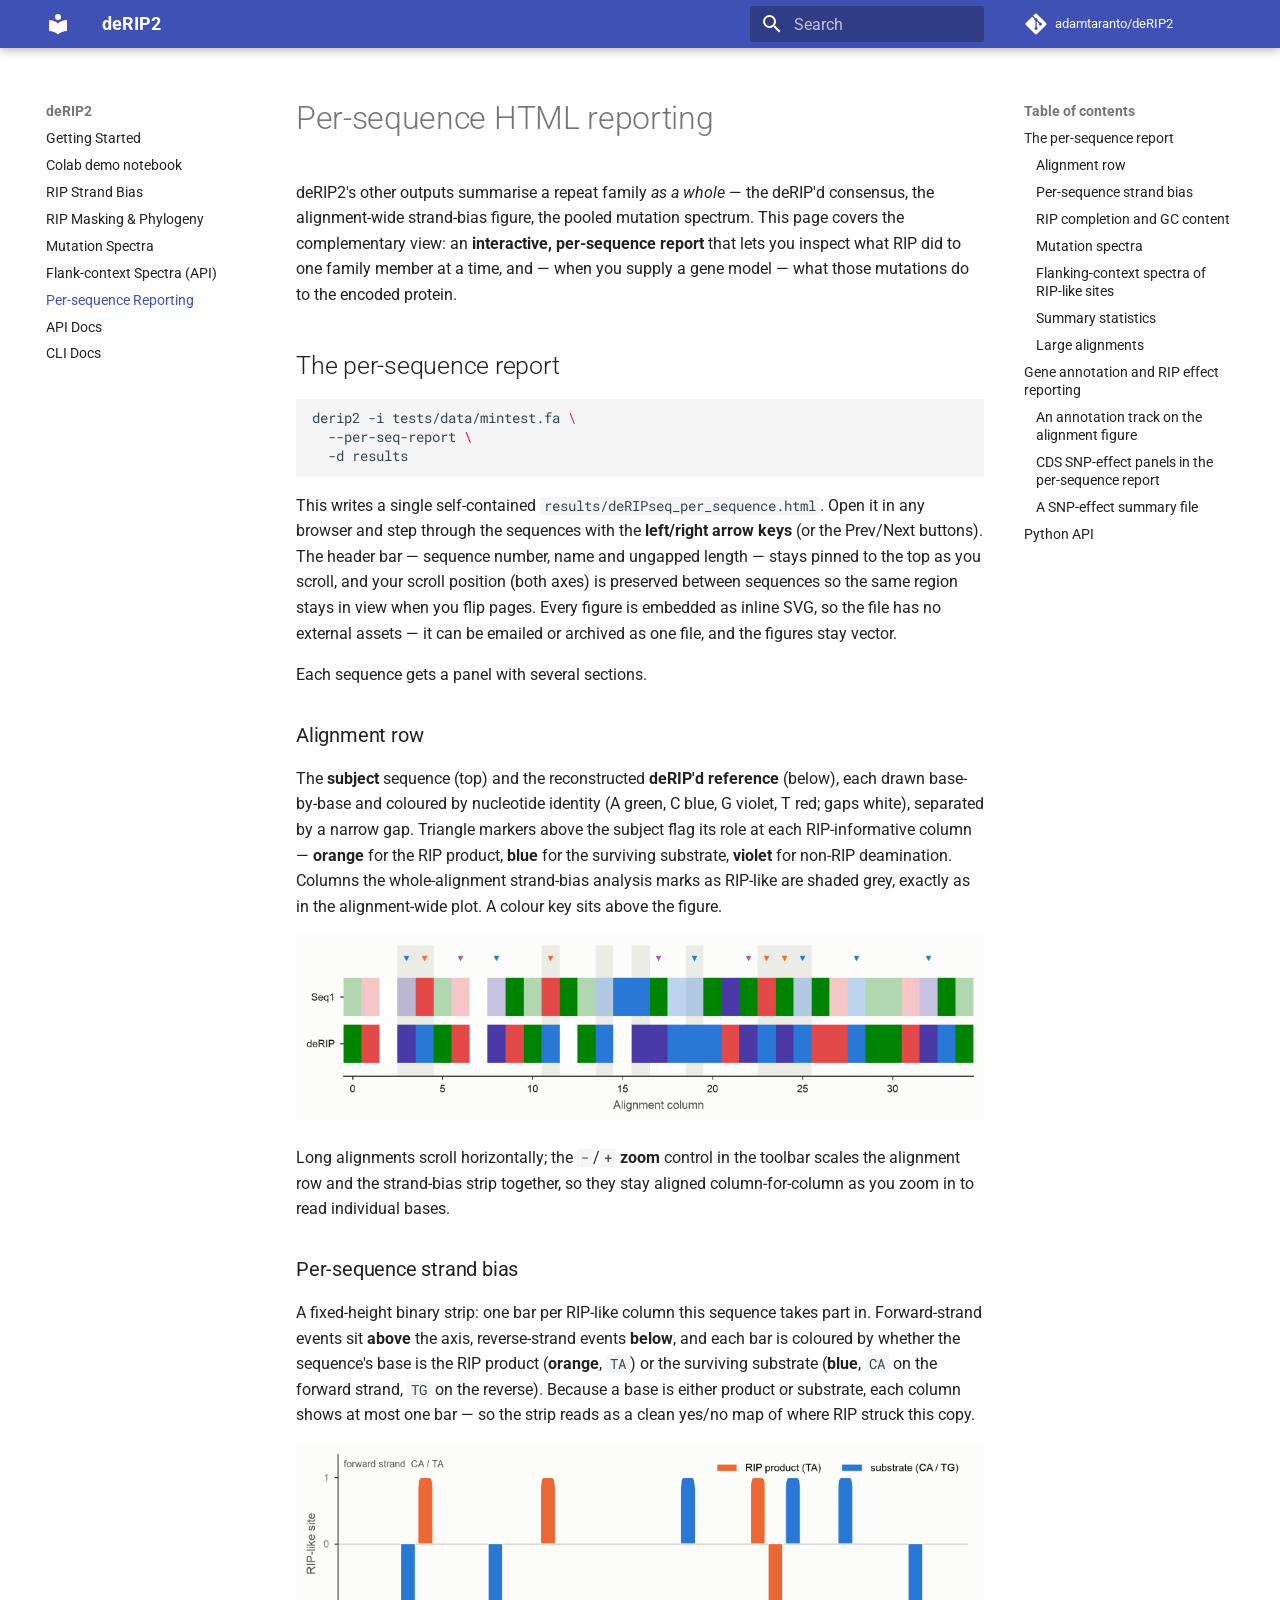
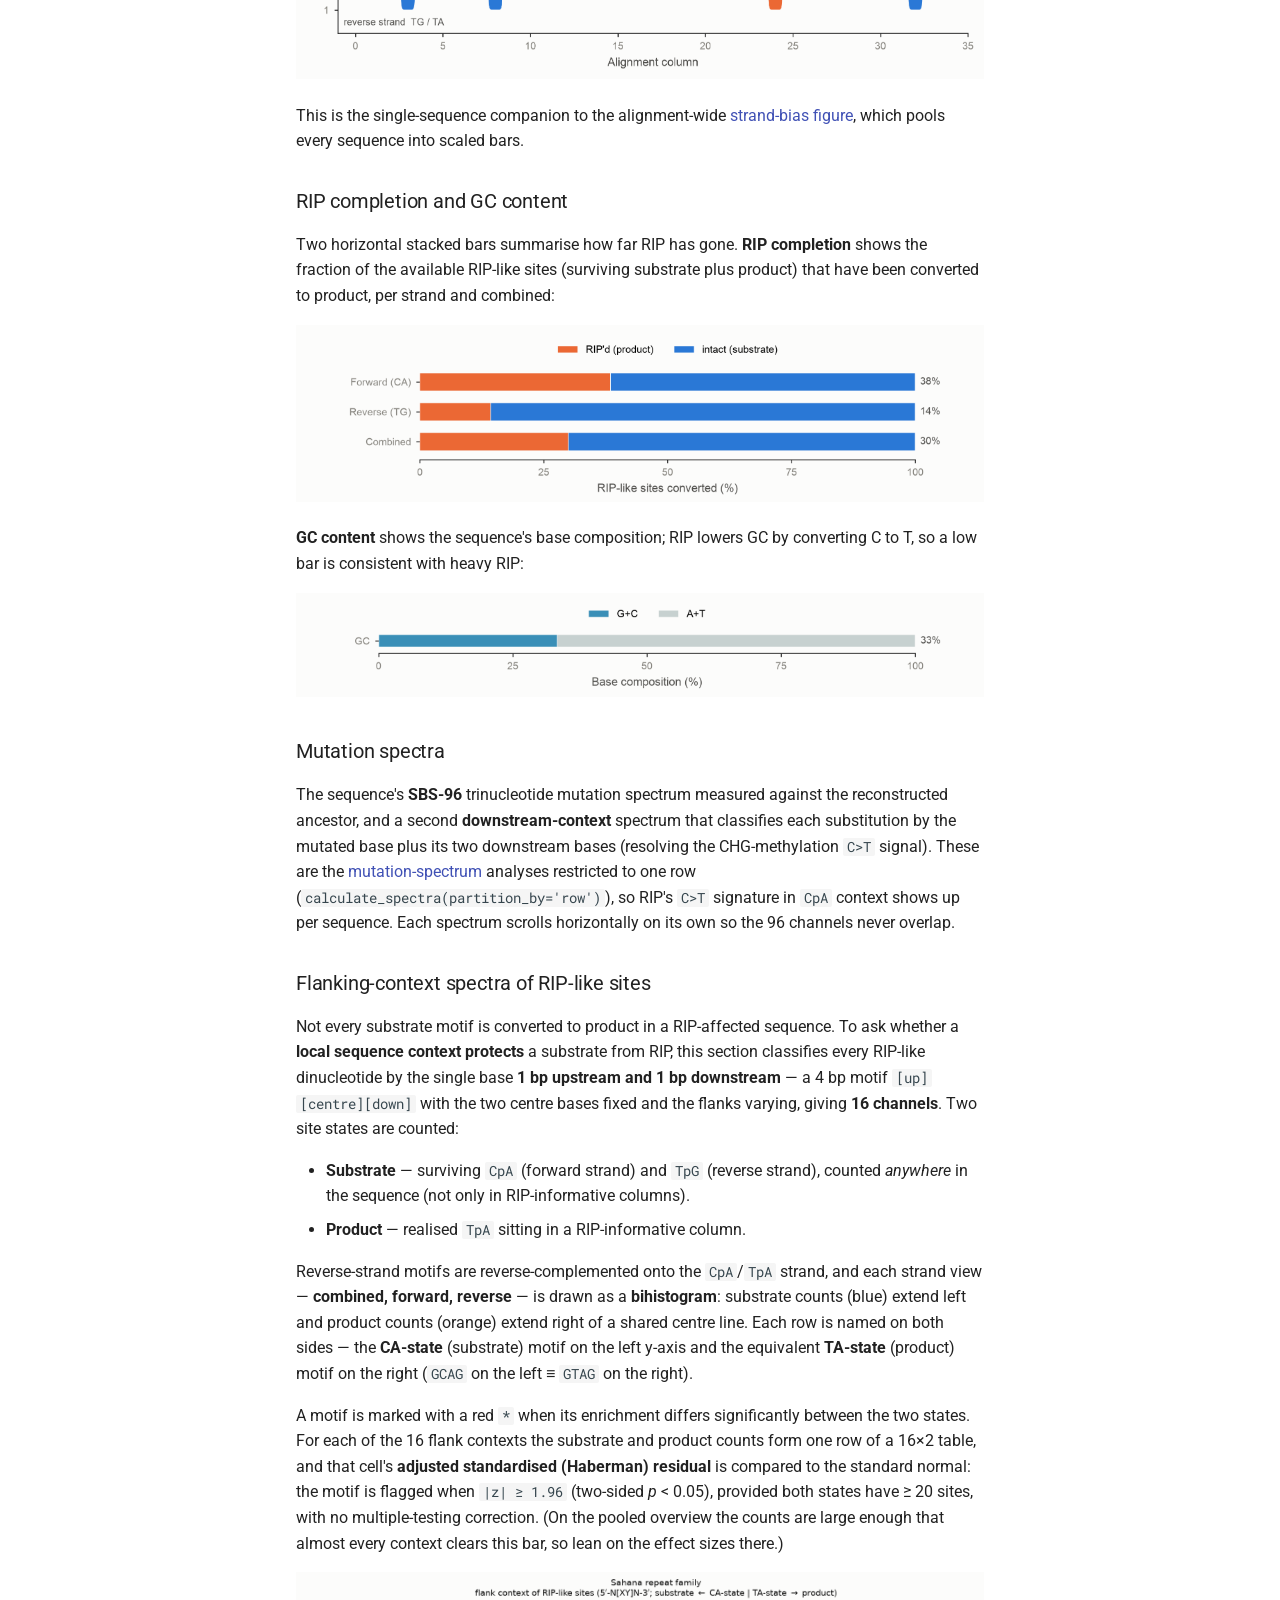
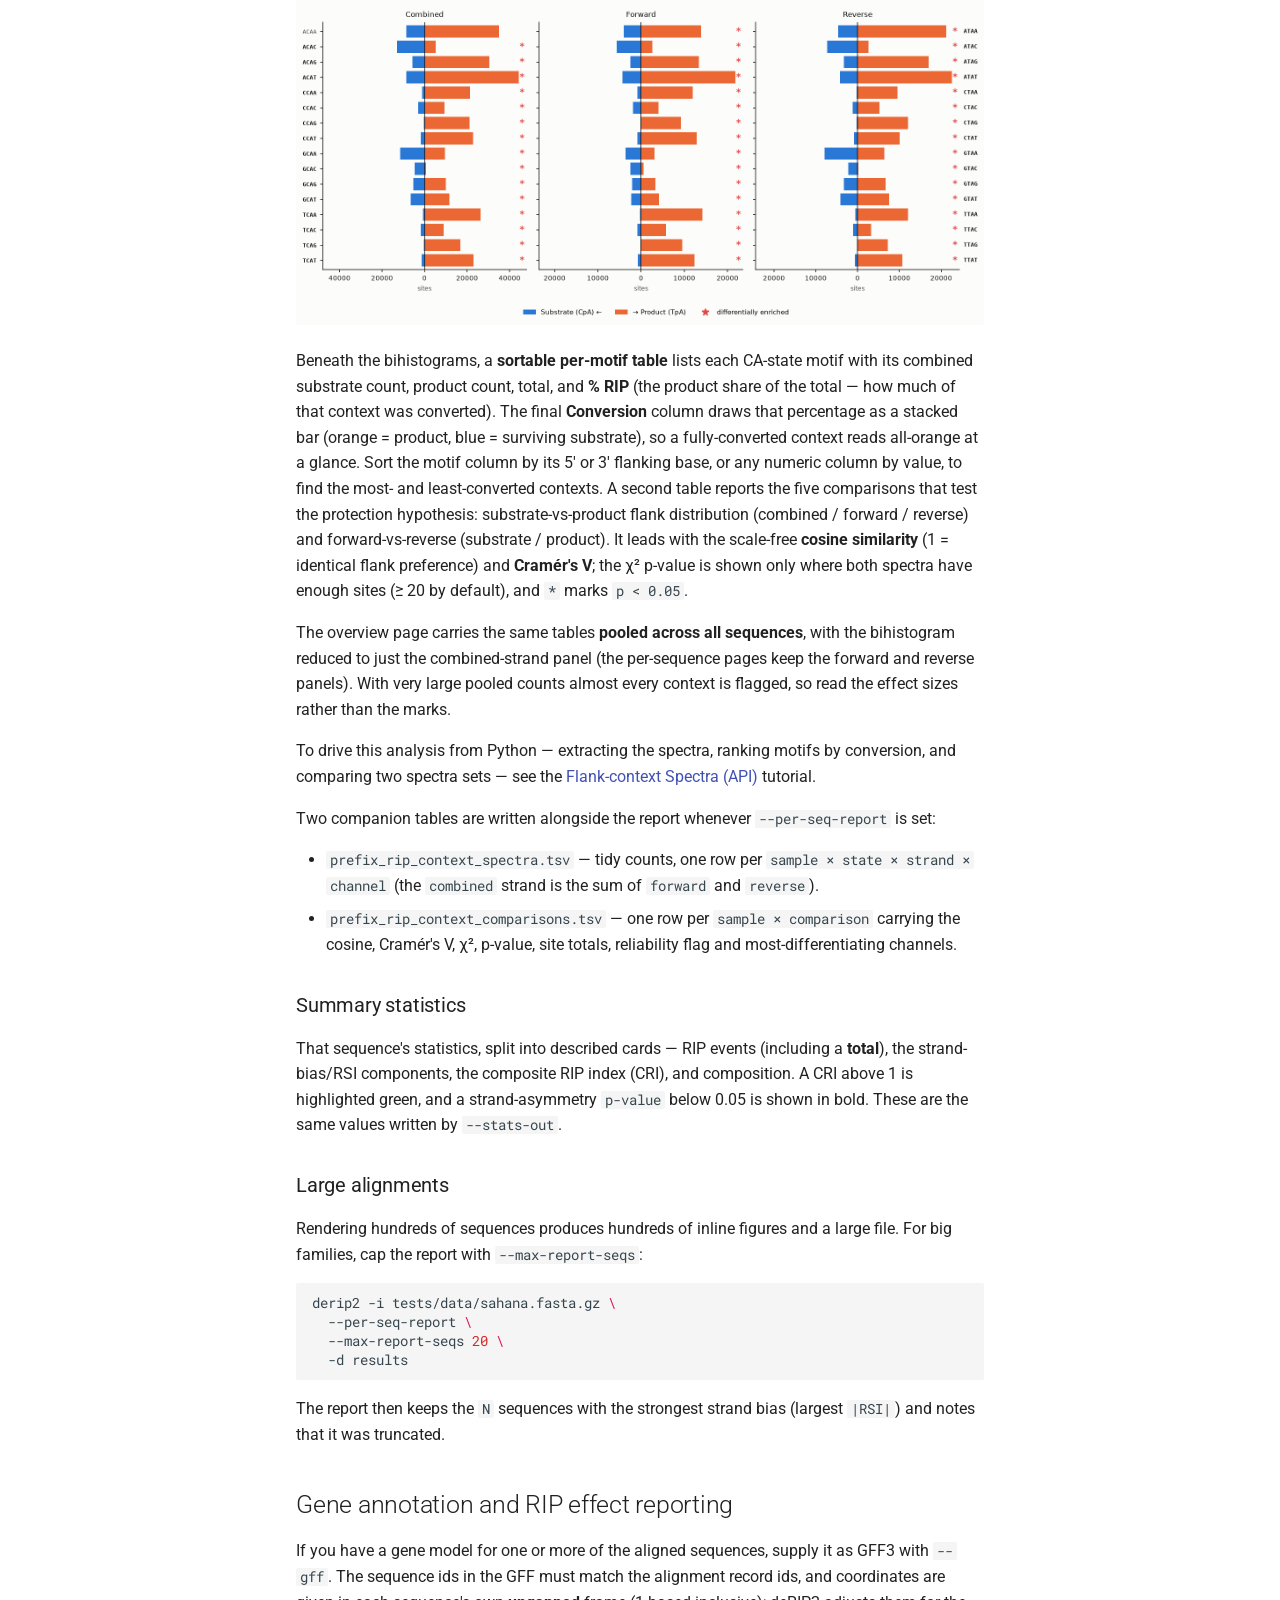
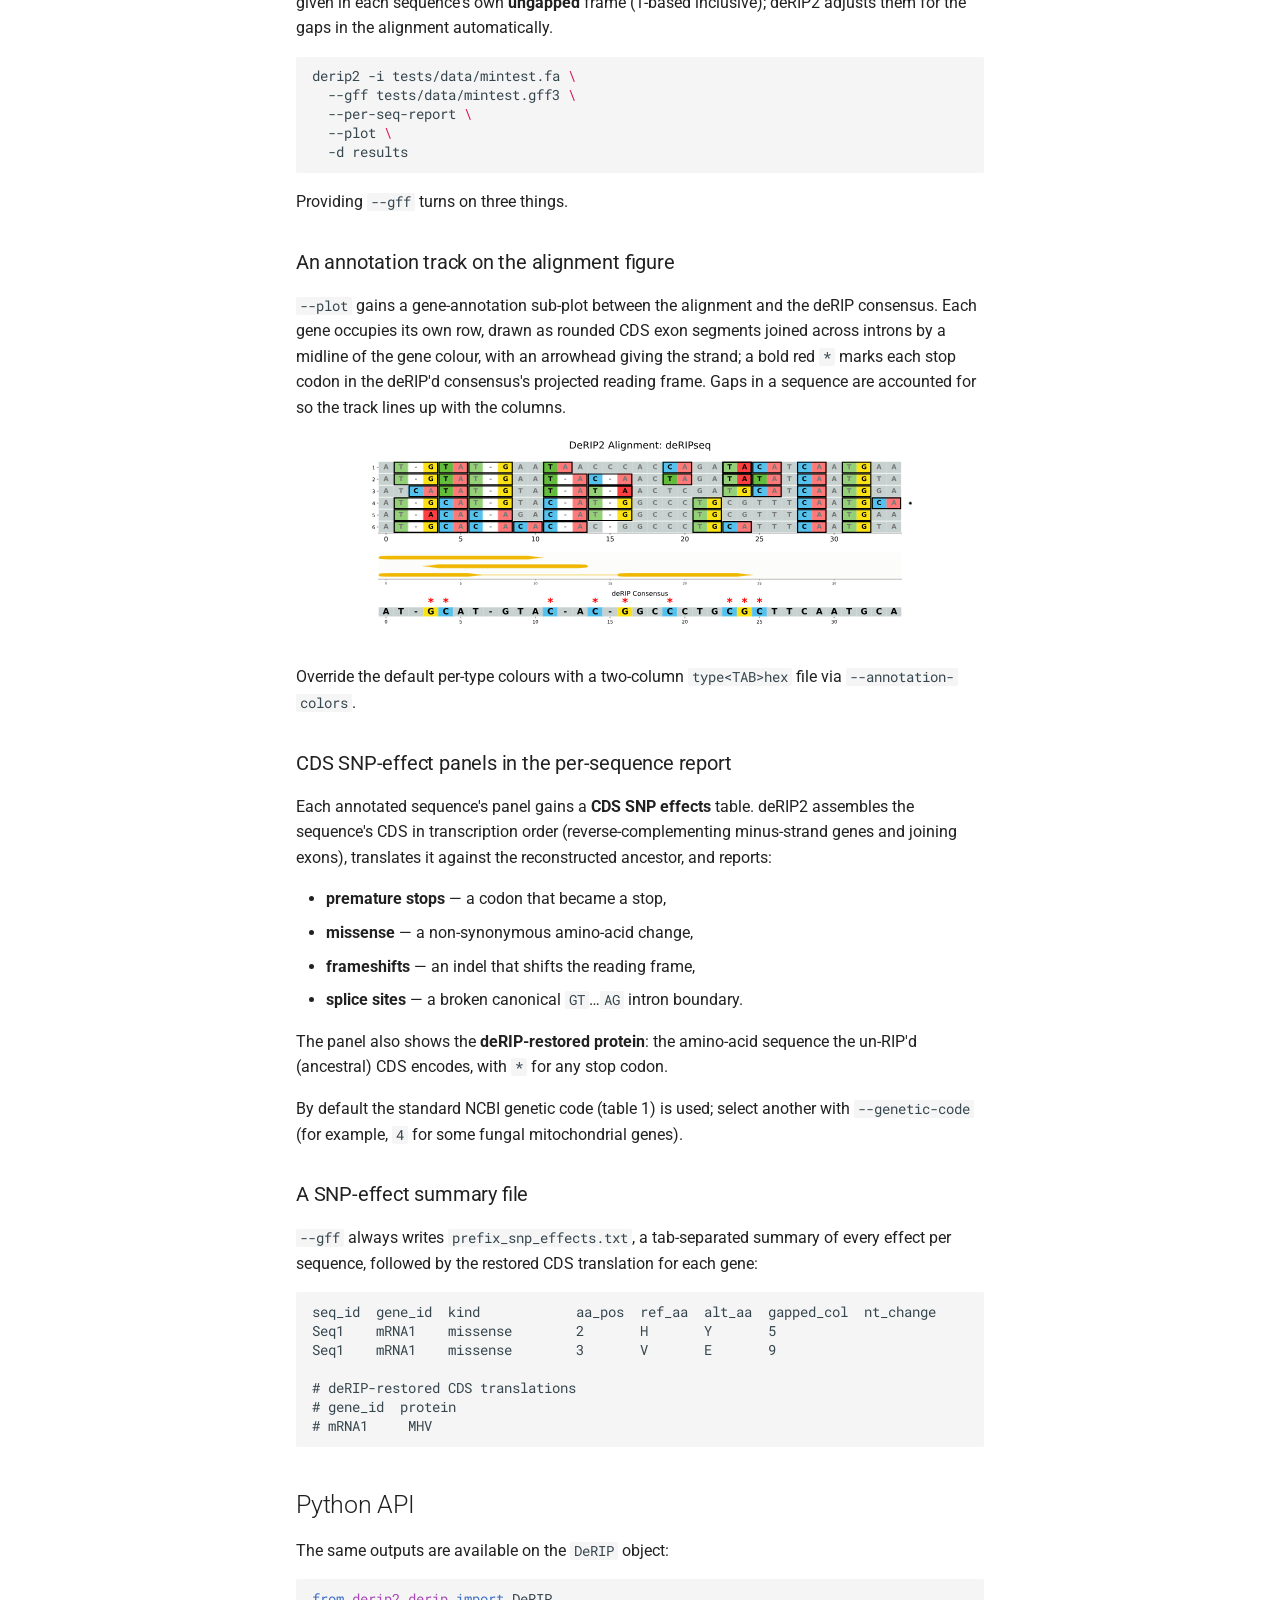
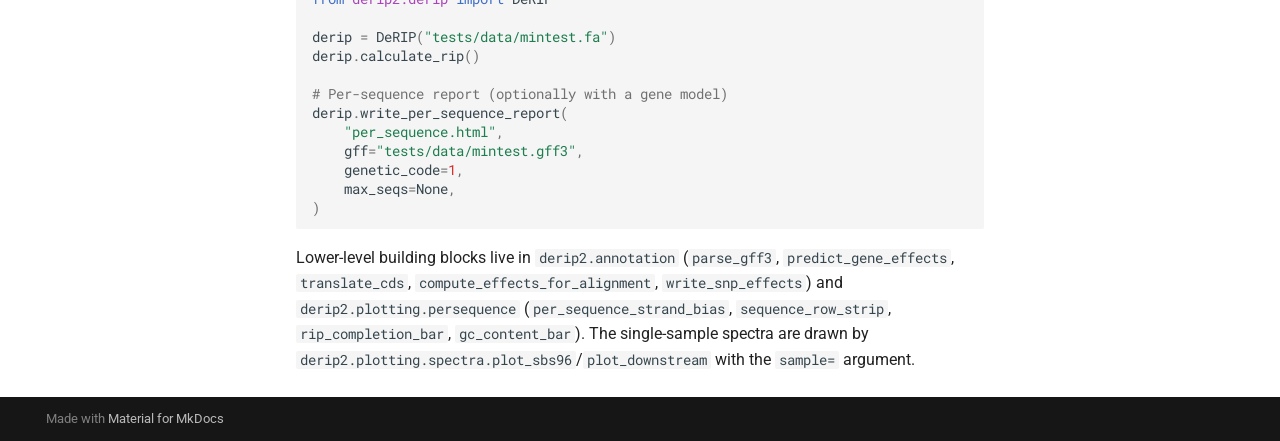
<file: tutorials/per-sequence-reporting/index.html>
<!doctype html>
<html lang="en" class="no-js">
  <head>
    
      <meta charset="utf-8">
      <meta name="viewport" content="width=device-width,initial-scale=1">
      
        <meta name="description" content="Predict ancestral fungal transposon sequences by correcting for RIP-like mutations">
      
      
        <meta name="author" content="adamtaranto">
      
      
      
        <link rel="prev" href="../flank-context-spectra/">
      
      
        <link rel="next" href="../../api-docs/deRIP_API/">
      
      
        
      
      
      <link rel="icon" href="../../assets/images/favicon.png">
      <meta name="generator" content="mkdocs-1.6.1, mkdocs-material-9.7.6">
    
    
      
        <title>Per-sequence Reporting - deRIP2</title>
      
    
    
      <link rel="stylesheet" href="../../assets/stylesheets/main.484c7ddc.min.css">
      
      


    
    
      
    
    
      
        
        
        <link rel="preconnect" href="https://fonts.gstatic.com" crossorigin>
        <link rel="stylesheet" href="https://fonts.googleapis.com/css?family=Roboto:300,300i,400,400i,700,700i%7CRoboto+Mono:400,400i,700,700i&display=fallback">
        <style>:root{--md-text-font:"Roboto";--md-code-font:"Roboto Mono"}</style>
      
    
    
      <link rel="stylesheet" href="../../assets/_mkdocstrings.css">
    
    <script>__md_scope=new URL("../..",location),__md_hash=e=>[...e].reduce(((e,_)=>(e<<5)-e+_.charCodeAt(0)),0),__md_get=(e,_=localStorage,t=__md_scope)=>JSON.parse(_.getItem(t.pathname+"."+e)),__md_set=(e,_,t=localStorage,a=__md_scope)=>{try{t.setItem(a.pathname+"."+e,JSON.stringify(_))}catch(e){}}</script>
    
      

    
    
  </head>
  
  
    <body dir="ltr">
  
    
    <input class="md-toggle" data-md-toggle="drawer" type="checkbox" id="__drawer" autocomplete="off">
    <input class="md-toggle" data-md-toggle="search" type="checkbox" id="__search" autocomplete="off">
    <label class="md-overlay" for="__drawer"></label>
    <div data-md-component="skip">
      
        
        <a href="#per-sequence-html-reporting" class="md-skip">
          Skip to content
        </a>
      
    </div>
    <div data-md-component="announce">
      
    </div>
    
    
      

  

<header class="md-header md-header--shadow md-header--lifted" data-md-component="header">
  <nav class="md-header__inner md-grid" aria-label="Header">
    <a href="../.." title="deRIP2" class="md-header__button md-logo" aria-label="deRIP2" data-md-component="logo">
      
  
  <svg xmlns="http://www.w3.org/2000/svg" viewBox="0 0 24 24"><path d="M12 8a3 3 0 0 0 3-3 3 3 0 0 0-3-3 3 3 0 0 0-3 3 3 3 0 0 0 3 3m0 3.54C9.64 9.35 6.5 8 3 8v11c3.5 0 6.64 1.35 9 3.54 2.36-2.19 5.5-3.54 9-3.54V8c-3.5 0-6.64 1.35-9 3.54"/></svg>

    </a>
    <label class="md-header__button md-icon" for="__drawer">
      
      <svg xmlns="http://www.w3.org/2000/svg" viewBox="0 0 24 24"><path d="M3 6h18v2H3zm0 5h18v2H3zm0 5h18v2H3z"/></svg>
    </label>
    <div class="md-header__title" data-md-component="header-title">
      <div class="md-header__ellipsis">
        <div class="md-header__topic">
          <span class="md-ellipsis">
            deRIP2
          </span>
        </div>
        <div class="md-header__topic" data-md-component="header-topic">
          <span class="md-ellipsis">
            
              Per-sequence Reporting
            
          </span>
        </div>
      </div>
    </div>
    
    
      <script>var palette=__md_get("__palette");if(palette&&palette.color){if("(prefers-color-scheme)"===palette.color.media){var media=matchMedia("(prefers-color-scheme: light)"),input=document.querySelector(media.matches?"[data-md-color-media='(prefers-color-scheme: light)']":"[data-md-color-media='(prefers-color-scheme: dark)']");palette.color.media=input.getAttribute("data-md-color-media"),palette.color.scheme=input.getAttribute("data-md-color-scheme"),palette.color.primary=input.getAttribute("data-md-color-primary"),palette.color.accent=input.getAttribute("data-md-color-accent")}for(var[key,value]of Object.entries(palette.color))document.body.setAttribute("data-md-color-"+key,value)}</script>
    
    
    
      
      
        <label class="md-header__button md-icon" for="__search">
          
          <svg xmlns="http://www.w3.org/2000/svg" viewBox="0 0 24 24"><path d="M9.5 3A6.5 6.5 0 0 1 16 9.5c0 1.61-.59 3.09-1.56 4.23l.27.27h.79l5 5-1.5 1.5-5-5v-.79l-.27-.27A6.52 6.52 0 0 1 9.5 16 6.5 6.5 0 0 1 3 9.5 6.5 6.5 0 0 1 9.5 3m0 2C7 5 5 7 5 9.5S7 14 9.5 14 14 12 14 9.5 12 5 9.5 5"/></svg>
        </label>
        <div class="md-search" data-md-component="search" role="dialog">
  <label class="md-search__overlay" for="__search"></label>
  <div class="md-search__inner" role="search">
    <form class="md-search__form" name="search">
      <input type="text" class="md-search__input" name="query" aria-label="Search" placeholder="Search" autocapitalize="off" autocorrect="off" autocomplete="off" spellcheck="false" data-md-component="search-query" required>
      <label class="md-search__icon md-icon" for="__search">
        
        <svg xmlns="http://www.w3.org/2000/svg" viewBox="0 0 24 24"><path d="M9.5 3A6.5 6.5 0 0 1 16 9.5c0 1.61-.59 3.09-1.56 4.23l.27.27h.79l5 5-1.5 1.5-5-5v-.79l-.27-.27A6.52 6.52 0 0 1 9.5 16 6.5 6.5 0 0 1 3 9.5 6.5 6.5 0 0 1 9.5 3m0 2C7 5 5 7 5 9.5S7 14 9.5 14 14 12 14 9.5 12 5 9.5 5"/></svg>
        
        <svg xmlns="http://www.w3.org/2000/svg" viewBox="0 0 24 24"><path d="M20 11v2H8l5.5 5.5-1.42 1.42L4.16 12l7.92-7.92L13.5 5.5 8 11z"/></svg>
      </label>
      <nav class="md-search__options" aria-label="Search">
        
        <button type="reset" class="md-search__icon md-icon" title="Clear" aria-label="Clear" tabindex="-1">
          
          <svg xmlns="http://www.w3.org/2000/svg" viewBox="0 0 24 24"><path d="M19 6.41 17.59 5 12 10.59 6.41 5 5 6.41 10.59 12 5 17.59 6.41 19 12 13.41 17.59 19 19 17.59 13.41 12z"/></svg>
        </button>
      </nav>
      
    </form>
    <div class="md-search__output">
      <div class="md-search__scrollwrap" tabindex="0" data-md-scrollfix>
        <div class="md-search-result" data-md-component="search-result">
          <div class="md-search-result__meta">
            Initializing search
          </div>
          <ol class="md-search-result__list" role="presentation"></ol>
        </div>
      </div>
    </div>
  </div>
</div>
      
    
    
      <div class="md-header__source">
        <a href="https://github.com/adamtaranto/deRIP2" title="Go to repository" class="md-source" data-md-component="source">
  <div class="md-source__icon md-icon">
    
    <svg xmlns="http://www.w3.org/2000/svg" viewBox="0 0 448 512"><!--! Font Awesome Free 7.1.0 by @fontawesome - https://fontawesome.com License - https://fontawesome.com/license/free (Icons: CC BY 4.0, Fonts: SIL OFL 1.1, Code: MIT License) Copyright 2025 Fonticons, Inc.--><path d="M439.6 236.1 244 40.5c-5.4-5.5-12.8-8.5-20.4-8.5s-15 3-20.4 8.4L162.5 81l51.5 51.5c27.1-9.1 52.7 16.8 43.4 43.7l49.7 49.7c34.2-11.8 61.2 31 35.5 56.7-26.5 26.5-70.2-2.9-56-37.3L240.3 199v121.9c25.3 12.5 22.3 41.8 9.1 55-6.4 6.4-15.2 10.1-24.3 10.1s-17.8-3.6-24.3-10.1c-17.6-17.6-11.1-46.9 11.2-56v-123c-20.8-8.5-24.6-30.7-18.6-45L142.6 101 8.5 235.1C3 240.6 0 247.9 0 255.5s3 15 8.5 20.4l195.6 195.7c5.4 5.4 12.7 8.4 20.4 8.4s15-3 20.4-8.4l194.7-194.7c5.4-5.4 8.4-12.8 8.4-20.4s-3-15-8.4-20.4"/></svg>
  </div>
  <div class="md-source__repository">
    adamtaranto/deRIP2
  </div>
</a>
      </div>
    
  </nav>
  
    
  
</header>
    
    <div class="md-container" data-md-component="container">
      
      
        
      
      <main class="md-main" data-md-component="main">
        <div class="md-main__inner md-grid">
          
            
              
              <div class="md-sidebar md-sidebar--primary" data-md-component="sidebar" data-md-type="navigation" >
                <div class="md-sidebar__scrollwrap">
                  <div class="md-sidebar__inner">
                    



<nav class="md-nav md-nav--primary" aria-label="Navigation" data-md-level="0">
  <label class="md-nav__title" for="__drawer">
    <a href="../.." title="deRIP2" class="md-nav__button md-logo" aria-label="deRIP2" data-md-component="logo">
      
  
  <svg xmlns="http://www.w3.org/2000/svg" viewBox="0 0 24 24"><path d="M12 8a3 3 0 0 0 3-3 3 3 0 0 0-3-3 3 3 0 0 0-3 3 3 3 0 0 0 3 3m0 3.54C9.64 9.35 6.5 8 3 8v11c3.5 0 6.64 1.35 9 3.54 2.36-2.19 5.5-3.54 9-3.54V8c-3.5 0-6.64 1.35-9 3.54"/></svg>

    </a>
    deRIP2
  </label>
  
    <div class="md-nav__source">
      <a href="https://github.com/adamtaranto/deRIP2" title="Go to repository" class="md-source" data-md-component="source">
  <div class="md-source__icon md-icon">
    
    <svg xmlns="http://www.w3.org/2000/svg" viewBox="0 0 448 512"><!--! Font Awesome Free 7.1.0 by @fontawesome - https://fontawesome.com License - https://fontawesome.com/license/free (Icons: CC BY 4.0, Fonts: SIL OFL 1.1, Code: MIT License) Copyright 2025 Fonticons, Inc.--><path d="M439.6 236.1 244 40.5c-5.4-5.5-12.8-8.5-20.4-8.5s-15 3-20.4 8.4L162.5 81l51.5 51.5c27.1-9.1 52.7 16.8 43.4 43.7l49.7 49.7c34.2-11.8 61.2 31 35.5 56.7-26.5 26.5-70.2-2.9-56-37.3L240.3 199v121.9c25.3 12.5 22.3 41.8 9.1 55-6.4 6.4-15.2 10.1-24.3 10.1s-17.8-3.6-24.3-10.1c-17.6-17.6-11.1-46.9 11.2-56v-123c-20.8-8.5-24.6-30.7-18.6-45L142.6 101 8.5 235.1C3 240.6 0 247.9 0 255.5s3 15 8.5 20.4l195.6 195.7c5.4 5.4 12.7 8.4 20.4 8.4s15-3 20.4-8.4l194.7-194.7c5.4-5.4 8.4-12.8 8.4-20.4s-3-15-8.4-20.4"/></svg>
  </div>
  <div class="md-source__repository">
    adamtaranto/deRIP2
  </div>
</a>
    </div>
  
  <ul class="md-nav__list" data-md-scrollfix>
    
      
      
  
  
  
  
    <li class="md-nav__item">
      <a href="../.." class="md-nav__link">
        
  
  
  <span class="md-ellipsis">
    
  
    Getting Started
  

    
  </span>
  
  

      </a>
    </li>
  

    
      
      
  
  
  
  
    <li class="md-nav__item">
      <a href="../../tutorial/" class="md-nav__link">
        
  
  
  <span class="md-ellipsis">
    
  
    Colab demo notebook
  

    
  </span>
  
  

      </a>
    </li>
  

    
      
      
  
  
  
  
    <li class="md-nav__item">
      <a href="../rip-strand-bias/" class="md-nav__link">
        
  
  
  <span class="md-ellipsis">
    
  
    RIP Strand Bias
  

    
  </span>
  
  

      </a>
    </li>
  

    
      
      
  
  
  
  
    <li class="md-nav__item">
      <a href="../rip-masking-phylogeny/" class="md-nav__link">
        
  
  
  <span class="md-ellipsis">
    
  
    RIP Masking & Phylogeny
  

    
  </span>
  
  

      </a>
    </li>
  

    
      
      
  
  
  
  
    <li class="md-nav__item">
      <a href="../mutation-spectra/" class="md-nav__link">
        
  
  
  <span class="md-ellipsis">
    
  
    Mutation Spectra
  

    
  </span>
  
  

      </a>
    </li>
  

    
      
      
  
  
  
  
    <li class="md-nav__item">
      <a href="../flank-context-spectra/" class="md-nav__link">
        
  
  
  <span class="md-ellipsis">
    
  
    Flank-context Spectra (API)
  

    
  </span>
  
  

      </a>
    </li>
  

    
      
      
  
  
    
  
  
  
    <li class="md-nav__item md-nav__item--active">
      
      <input class="md-nav__toggle md-toggle" type="checkbox" id="__toc">
      
      
        
      
      
        <label class="md-nav__link md-nav__link--active" for="__toc">
          
  
  
  <span class="md-ellipsis">
    
  
    Per-sequence Reporting
  

    
  </span>
  
  

          <span class="md-nav__icon md-icon"></span>
        </label>
      
      <a href="./" class="md-nav__link md-nav__link--active">
        
  
  
  <span class="md-ellipsis">
    
  
    Per-sequence Reporting
  

    
  </span>
  
  

      </a>
      
        

<nav class="md-nav md-nav--secondary" aria-label="Table of contents">
  
  
  
    
  
  
    <label class="md-nav__title" for="__toc">
      <span class="md-nav__icon md-icon"></span>
      Table of contents
    </label>
    <ul class="md-nav__list" data-md-component="toc" data-md-scrollfix>
      
        <li class="md-nav__item">
  <a href="#the-per-sequence-report" class="md-nav__link">
    <span class="md-ellipsis">
      
        The per-sequence report
      
    </span>
  </a>
  
    <nav class="md-nav" aria-label="The per-sequence report">
      <ul class="md-nav__list">
        
          <li class="md-nav__item">
  <a href="#alignment-row" class="md-nav__link">
    <span class="md-ellipsis">
      
        Alignment row
      
    </span>
  </a>
  
</li>
        
          <li class="md-nav__item">
  <a href="#per-sequence-strand-bias" class="md-nav__link">
    <span class="md-ellipsis">
      
        Per-sequence strand bias
      
    </span>
  </a>
  
</li>
        
          <li class="md-nav__item">
  <a href="#rip-completion-and-gc-content" class="md-nav__link">
    <span class="md-ellipsis">
      
        RIP completion and GC content
      
    </span>
  </a>
  
</li>
        
          <li class="md-nav__item">
  <a href="#mutation-spectra" class="md-nav__link">
    <span class="md-ellipsis">
      
        Mutation spectra
      
    </span>
  </a>
  
</li>
        
          <li class="md-nav__item">
  <a href="#flanking-context-spectra-of-rip-like-sites" class="md-nav__link">
    <span class="md-ellipsis">
      
        Flanking-context spectra of RIP-like sites
      
    </span>
  </a>
  
</li>
        
          <li class="md-nav__item">
  <a href="#summary-statistics" class="md-nav__link">
    <span class="md-ellipsis">
      
        Summary statistics
      
    </span>
  </a>
  
</li>
        
          <li class="md-nav__item">
  <a href="#large-alignments" class="md-nav__link">
    <span class="md-ellipsis">
      
        Large alignments
      
    </span>
  </a>
  
</li>
        
      </ul>
    </nav>
  
</li>
      
        <li class="md-nav__item">
  <a href="#gene-annotation-and-rip-effect-reporting" class="md-nav__link">
    <span class="md-ellipsis">
      
        Gene annotation and RIP effect reporting
      
    </span>
  </a>
  
    <nav class="md-nav" aria-label="Gene annotation and RIP effect reporting">
      <ul class="md-nav__list">
        
          <li class="md-nav__item">
  <a href="#an-annotation-track-on-the-alignment-figure" class="md-nav__link">
    <span class="md-ellipsis">
      
        An annotation track on the alignment figure
      
    </span>
  </a>
  
</li>
        
          <li class="md-nav__item">
  <a href="#cds-snp-effect-panels-in-the-per-sequence-report" class="md-nav__link">
    <span class="md-ellipsis">
      
        CDS SNP-effect panels in the per-sequence report
      
    </span>
  </a>
  
</li>
        
          <li class="md-nav__item">
  <a href="#a-snp-effect-summary-file" class="md-nav__link">
    <span class="md-ellipsis">
      
        A SNP-effect summary file
      
    </span>
  </a>
  
</li>
        
      </ul>
    </nav>
  
</li>
      
        <li class="md-nav__item">
  <a href="#python-api" class="md-nav__link">
    <span class="md-ellipsis">
      
        Python API
      
    </span>
  </a>
  
</li>
      
    </ul>
  
</nav>
      
    </li>
  

    
      
      
  
  
  
  
    <li class="md-nav__item">
      <a href="../../api-docs/deRIP_API/" class="md-nav__link">
        
  
  
  <span class="md-ellipsis">
    
  
    API Docs
  

    
  </span>
  
  

      </a>
    </li>
  

    
      
      
  
  
  
  
    <li class="md-nav__item">
      <a href="../../cli-docs/deRIP_cmd_line/" class="md-nav__link">
        
  
  
  <span class="md-ellipsis">
    
  
    CLI Docs
  

    
  </span>
  
  

      </a>
    </li>
  

    
  </ul>
</nav>
                  </div>
                </div>
              </div>
            
            
              
              <div class="md-sidebar md-sidebar--secondary" data-md-component="sidebar" data-md-type="toc" >
                <div class="md-sidebar__scrollwrap">
                  <div class="md-sidebar__inner">
                    

<nav class="md-nav md-nav--secondary" aria-label="Table of contents">
  
  
  
    
  
  
    <label class="md-nav__title" for="__toc">
      <span class="md-nav__icon md-icon"></span>
      Table of contents
    </label>
    <ul class="md-nav__list" data-md-component="toc" data-md-scrollfix>
      
        <li class="md-nav__item">
  <a href="#the-per-sequence-report" class="md-nav__link">
    <span class="md-ellipsis">
      
        The per-sequence report
      
    </span>
  </a>
  
    <nav class="md-nav" aria-label="The per-sequence report">
      <ul class="md-nav__list">
        
          <li class="md-nav__item">
  <a href="#alignment-row" class="md-nav__link">
    <span class="md-ellipsis">
      
        Alignment row
      
    </span>
  </a>
  
</li>
        
          <li class="md-nav__item">
  <a href="#per-sequence-strand-bias" class="md-nav__link">
    <span class="md-ellipsis">
      
        Per-sequence strand bias
      
    </span>
  </a>
  
</li>
        
          <li class="md-nav__item">
  <a href="#rip-completion-and-gc-content" class="md-nav__link">
    <span class="md-ellipsis">
      
        RIP completion and GC content
      
    </span>
  </a>
  
</li>
        
          <li class="md-nav__item">
  <a href="#mutation-spectra" class="md-nav__link">
    <span class="md-ellipsis">
      
        Mutation spectra
      
    </span>
  </a>
  
</li>
        
          <li class="md-nav__item">
  <a href="#flanking-context-spectra-of-rip-like-sites" class="md-nav__link">
    <span class="md-ellipsis">
      
        Flanking-context spectra of RIP-like sites
      
    </span>
  </a>
  
</li>
        
          <li class="md-nav__item">
  <a href="#summary-statistics" class="md-nav__link">
    <span class="md-ellipsis">
      
        Summary statistics
      
    </span>
  </a>
  
</li>
        
          <li class="md-nav__item">
  <a href="#large-alignments" class="md-nav__link">
    <span class="md-ellipsis">
      
        Large alignments
      
    </span>
  </a>
  
</li>
        
      </ul>
    </nav>
  
</li>
      
        <li class="md-nav__item">
  <a href="#gene-annotation-and-rip-effect-reporting" class="md-nav__link">
    <span class="md-ellipsis">
      
        Gene annotation and RIP effect reporting
      
    </span>
  </a>
  
    <nav class="md-nav" aria-label="Gene annotation and RIP effect reporting">
      <ul class="md-nav__list">
        
          <li class="md-nav__item">
  <a href="#an-annotation-track-on-the-alignment-figure" class="md-nav__link">
    <span class="md-ellipsis">
      
        An annotation track on the alignment figure
      
    </span>
  </a>
  
</li>
        
          <li class="md-nav__item">
  <a href="#cds-snp-effect-panels-in-the-per-sequence-report" class="md-nav__link">
    <span class="md-ellipsis">
      
        CDS SNP-effect panels in the per-sequence report
      
    </span>
  </a>
  
</li>
        
          <li class="md-nav__item">
  <a href="#a-snp-effect-summary-file" class="md-nav__link">
    <span class="md-ellipsis">
      
        A SNP-effect summary file
      
    </span>
  </a>
  
</li>
        
      </ul>
    </nav>
  
</li>
      
        <li class="md-nav__item">
  <a href="#python-api" class="md-nav__link">
    <span class="md-ellipsis">
      
        Python API
      
    </span>
  </a>
  
</li>
      
    </ul>
  
</nav>
                  </div>
                </div>
              </div>
            
          
          
            <div class="md-content" data-md-component="content">
              
              <article class="md-content__inner md-typeset">
                
                  



<h1 id="per-sequence-html-reporting">Per-sequence HTML reporting</h1>
<p>deRIP2's other outputs summarise a repeat family <em>as a whole</em> — the deRIP'd
consensus, the alignment-wide strand-bias figure, the pooled mutation spectrum.
This page covers the complementary view: an <strong>interactive, per-sequence report</strong>
that lets you inspect what RIP did to one family member at a time, and — when
you supply a gene model — what those mutations do to the encoded protein.</p>
<h2 id="the-per-sequence-report">The per-sequence report</h2>
<div class="highlight"><pre><span></span><code><a id="__codelineno-0-1" name="__codelineno-0-1" href="#__codelineno-0-1"></a>derip2<span class="w"> </span>-i<span class="w"> </span>tests/data/mintest.fa<span class="w"> </span><span class="se">\</span>
<a id="__codelineno-0-2" name="__codelineno-0-2" href="#__codelineno-0-2"></a><span class="w">  </span>--per-seq-report<span class="w"> </span><span class="se">\</span>
<a id="__codelineno-0-3" name="__codelineno-0-3" href="#__codelineno-0-3"></a><span class="w">  </span>-d<span class="w"> </span>results
</code></pre></div>
<p>This writes a single self-contained <code>results/deRIPseq_per_sequence.html</code>. Open
it in any browser and step through the sequences with the <strong>left/right arrow
keys</strong> (or the Prev/Next buttons). The header bar — sequence number, name and
ungapped length — stays pinned to the top as you scroll, and your scroll
position (both axes) is preserved between sequences so the same region stays in
view when you flip pages. Every figure is embedded as inline SVG, so the file
has no external assets — it can be emailed or archived as one file, and the
figures stay vector.</p>
<p>Each sequence gets a panel with several sections.</p>
<h3 id="alignment-row">Alignment row</h3>
<p>The <strong>subject</strong> sequence (top) and the reconstructed <strong>deRIP'd reference</strong>
(below), each drawn base-by-base and coloured by nucleotide identity (A green,
C blue, G violet, T red; gaps white), separated by a narrow gap. Triangle
markers above the subject flag its role at each RIP-informative column —
<strong>orange</strong> for the RIP product, <strong>blue</strong> for the surviving substrate, <strong>violet</strong>
for non-RIP deamination. Columns the whole-alignment strand-bias analysis marks
as RIP-like are shaded grey, exactly as in the alignment-wide plot. A colour key
sits above the figure.</p>
<p><img alt="Per-sequence alignment row" src="../../img/per_sequence_row_strip.png" /></p>
<p>Long alignments scroll horizontally; the <code>−</code>/<code>+</code> <strong>zoom</strong> control in the toolbar
scales the alignment row and the strand-bias strip together, so they stay
aligned column-for-column as you zoom in to read individual bases.</p>
<h3 id="per-sequence-strand-bias">Per-sequence strand bias</h3>
<p>A fixed-height binary strip: one bar per RIP-like column this sequence takes
part in. Forward-strand events sit <strong>above</strong> the axis, reverse-strand events
<strong>below</strong>, and each bar is coloured by whether the sequence's base is the RIP
product (<strong>orange</strong>, <code>TA</code>) or the surviving substrate (<strong>blue</strong>, <code>CA</code> on the
forward strand, <code>TG</code> on the reverse). Because a base is either product or
substrate, each column shows at most one bar — so the strip reads as a clean
yes/no map of where RIP struck this copy.</p>
<p><img alt="Per-sequence strand bias" src="../../img/per_sequence_strand_bias.png" /></p>
<p>This is the single-sequence companion to the alignment-wide
<a href="../rip-strand-bias/">strand-bias figure</a>, which pools every sequence into
scaled bars.</p>
<h3 id="rip-completion-and-gc-content">RIP completion and GC content</h3>
<p>Two horizontal stacked bars summarise how far RIP has gone. <strong>RIP completion</strong>
shows the fraction of the available RIP-like sites (surviving substrate plus
product) that have been converted to product, per strand and combined:</p>
<p><img alt="Per-sequence RIP completion" src="../../img/per_sequence_rip_completion.png" /></p>
<p><strong>GC content</strong> shows the sequence's base composition; RIP lowers GC by converting
C to T, so a low bar is consistent with heavy RIP:</p>
<p><img alt="Per-sequence GC content" src="../../img/per_sequence_gc.png" /></p>
<h3 id="mutation-spectra">Mutation spectra</h3>
<p>The sequence's <strong>SBS-96</strong> trinucleotide mutation spectrum measured against the
reconstructed ancestor, and a second <strong>downstream-context</strong> spectrum that
classifies each substitution by the mutated base plus its two downstream bases
(resolving the CHG-methylation <code>C&gt;T</code> signal). These are the
<a href="../mutation-spectra/">mutation-spectrum</a> analyses restricted to one row
(<code>calculate_spectra(partition_by='row')</code>), so RIP's <code>C&gt;T</code> signature in <code>CpA</code>
context shows up per sequence. Each spectrum scrolls horizontally on its own so
the 96 channels never overlap.</p>
<h3 id="flanking-context-spectra-of-rip-like-sites">Flanking-context spectra of RIP-like sites</h3>
<p>Not every substrate motif is converted to product in a RIP-affected sequence.
To ask whether a <strong>local sequence context protects</strong> a substrate from RIP, this
section classifies every RIP-like dinucleotide by the single base <strong>1 bp
upstream and 1 bp downstream</strong> — a 4 bp motif <code>[up][centre][down]</code> with the two
centre bases fixed and the flanks varying, giving <strong>16 channels</strong>. Two site
states are counted:</p>
<ul>
<li><strong>Substrate</strong> — surviving <code>CpA</code> (forward strand) and <code>TpG</code> (reverse strand),
  counted <em>anywhere</em> in the sequence (not only in RIP-informative columns).</li>
<li><strong>Product</strong> — realised <code>TpA</code> sitting in a RIP-informative column.</li>
</ul>
<p>Reverse-strand motifs are reverse-complemented onto the <code>CpA</code>/<code>TpA</code> strand, and
each strand view — <strong>combined, forward, reverse</strong> — is drawn as a <strong>bihistogram</strong>:
substrate counts (blue) extend left and product counts (orange) extend right of a
shared centre line. Each row is named on both sides — the <strong>CA-state</strong> (substrate)
motif on the left y-axis and the equivalent <strong>TA-state</strong> (product) motif on the
right (<code>GCAG</code> on the left ≡ <code>GTAG</code> on the right).</p>
<p>A motif is marked with a red <code>*</code> when its enrichment differs significantly between
the two states. For each of the 16 flank contexts the substrate and product counts
form one row of a 16×2 table, and that cell's <strong>adjusted standardised (Haberman)
residual</strong> is compared to the standard normal: the motif is flagged when
<code>|z| ≥ 1.96</code> (two-sided <em>p</em> &lt; 0.05), provided both states have ≥ 20 sites, with no
multiple-testing correction. (On the pooled overview the counts are large enough
that almost every context clears this bar, so lean on the effect sizes there.)</p>
<p><img alt="Flanking-context spectra of RIP-like sites" src="../../img/flank_context_spectra.png" /></p>
<p>Beneath the bihistograms, a <strong>sortable per-motif table</strong> lists each CA-state motif
with its combined substrate count, product count, total, and <strong>% RIP</strong> (the
product share of the total — how much of that context was converted). The final
<strong>Conversion</strong> column draws that percentage as a stacked bar (orange = product,
blue = surviving substrate), so a fully-converted context reads all-orange at a
glance. Sort the motif column by its 5′ or 3′ flanking base, or any numeric column
by value, to find the most- and least-converted contexts. A second table reports the five
comparisons that test the protection hypothesis: substrate-vs-product flank
distribution (combined / forward / reverse) and forward-vs-reverse (substrate /
product). It leads with the scale-free <strong>cosine similarity</strong> (1 = identical flank
preference) and <strong>Cramér's V</strong>; the χ² p-value is shown only where both spectra
have enough sites (≥ 20 by default), and <code>*</code> marks <code>p &lt; 0.05</code>.</p>
<p>The overview page carries the same tables <strong>pooled across all sequences</strong>, with
the bihistogram reduced to just the combined-strand panel (the per-sequence pages
keep the forward and reverse panels). With very large pooled counts almost every
context is flagged, so read the effect sizes rather than the marks.</p>
<p>To drive this analysis from Python — extracting the spectra, ranking motifs by
conversion, and comparing two spectra sets — see the
<a href="../flank-context-spectra/">Flank-context Spectra (API)</a> tutorial.</p>
<p>Two companion tables are written alongside the report whenever
<code>--per-seq-report</code> is set:</p>
<ul>
<li><code>prefix_rip_context_spectra.tsv</code> — tidy counts, one row per
  <code>sample × state × strand × channel</code> (the <code>combined</code> strand is the sum of
  <code>forward</code> and <code>reverse</code>).</li>
<li><code>prefix_rip_context_comparisons.tsv</code> — one row per <code>sample × comparison</code>
  carrying the cosine, Cramér's V, χ², p-value, site totals, reliability flag
  and most-differentiating channels.</li>
</ul>
<h3 id="summary-statistics">Summary statistics</h3>
<p>That sequence's statistics, split into described cards — RIP events (including a
<strong>total</strong>), the strand-bias/RSI components, the composite RIP index (CRI), and
composition. A CRI above 1 is highlighted green, and a strand-asymmetry
<code>p-value</code> below 0.05 is shown in bold. These are the same values written by
<code>--stats-out</code>.</p>
<h3 id="large-alignments">Large alignments</h3>
<p>Rendering hundreds of sequences produces hundreds of inline figures and a large
file. For big families, cap the report with <code>--max-report-seqs</code>:</p>
<div class="highlight"><pre><span></span><code><a id="__codelineno-1-1" name="__codelineno-1-1" href="#__codelineno-1-1"></a>derip2<span class="w"> </span>-i<span class="w"> </span>tests/data/sahana.fasta.gz<span class="w"> </span><span class="se">\</span>
<a id="__codelineno-1-2" name="__codelineno-1-2" href="#__codelineno-1-2"></a><span class="w">  </span>--per-seq-report<span class="w"> </span><span class="se">\</span>
<a id="__codelineno-1-3" name="__codelineno-1-3" href="#__codelineno-1-3"></a><span class="w">  </span>--max-report-seqs<span class="w"> </span><span class="m">20</span><span class="w"> </span><span class="se">\</span>
<a id="__codelineno-1-4" name="__codelineno-1-4" href="#__codelineno-1-4"></a><span class="w">  </span>-d<span class="w"> </span>results
</code></pre></div>
<p>The report then keeps the <code>N</code> sequences with the strongest strand bias (largest
<code>|RSI|</code>) and notes that it was truncated.</p>
<h2 id="gene-annotation-and-rip-effect-reporting">Gene annotation and RIP effect reporting</h2>
<p>If you have a gene model for one or more of the aligned sequences, supply it as
GFF3 with <code>--gff</code>. The sequence ids in the GFF must match the alignment record
ids, and coordinates are given in each sequence's own <strong>ungapped</strong> frame (1-based
inclusive); deRIP2 adjusts them for the gaps in the alignment automatically.</p>
<div class="highlight"><pre><span></span><code><a id="__codelineno-2-1" name="__codelineno-2-1" href="#__codelineno-2-1"></a>derip2<span class="w"> </span>-i<span class="w"> </span>tests/data/mintest.fa<span class="w"> </span><span class="se">\</span>
<a id="__codelineno-2-2" name="__codelineno-2-2" href="#__codelineno-2-2"></a><span class="w">  </span>--gff<span class="w"> </span>tests/data/mintest.gff3<span class="w"> </span><span class="se">\</span>
<a id="__codelineno-2-3" name="__codelineno-2-3" href="#__codelineno-2-3"></a><span class="w">  </span>--per-seq-report<span class="w"> </span><span class="se">\</span>
<a id="__codelineno-2-4" name="__codelineno-2-4" href="#__codelineno-2-4"></a><span class="w">  </span>--plot<span class="w"> </span><span class="se">\</span>
<a id="__codelineno-2-5" name="__codelineno-2-5" href="#__codelineno-2-5"></a><span class="w">  </span>-d<span class="w"> </span>results
</code></pre></div>
<p>Providing <code>--gff</code> turns on three things.</p>
<h3 id="an-annotation-track-on-the-alignment-figure">An annotation track on the alignment figure</h3>
<p><code>--plot</code> gains a gene-annotation sub-plot between the alignment and the deRIP
consensus. Each gene occupies its own row, drawn as rounded CDS exon segments
joined across introns by a midline of the gene colour, with an arrowhead giving
the strand; a bold red <code>*</code> marks each stop codon in the deRIP'd consensus's
projected reading frame. Gaps in a sequence are accounted for so the track lines
up with the columns.</p>
<p><img alt="Alignment with gene-annotation track" src="../../img/annotation_track.svg" /></p>
<p>Override the default per-type colours with a two-column <code>type&lt;TAB&gt;hex</code> file via
<code>--annotation-colors</code>.</p>
<h3 id="cds-snp-effect-panels-in-the-per-sequence-report">CDS SNP-effect panels in the per-sequence report</h3>
<p>Each annotated sequence's panel gains a <strong>CDS SNP effects</strong> table. deRIP2
assembles the sequence's CDS in transcription order (reverse-complementing
minus-strand genes and joining exons), translates it against the reconstructed
ancestor, and reports:</p>
<ul>
<li><strong>premature stops</strong> — a codon that became a stop,</li>
<li><strong>missense</strong> — a non-synonymous amino-acid change,</li>
<li><strong>frameshifts</strong> — an indel that shifts the reading frame,</li>
<li><strong>splice sites</strong> — a broken canonical <code>GT</code>…<code>AG</code> intron boundary.</li>
</ul>
<p>The panel also shows the <strong>deRIP-restored protein</strong>: the amino-acid sequence the
un-RIP'd (ancestral) CDS encodes, with <code>*</code> for any stop codon.</p>
<p>By default the standard NCBI genetic code (table 1) is used; select another with
<code>--genetic-code</code> (for example, <code>4</code> for some fungal mitochondrial genes).</p>
<h3 id="a-snp-effect-summary-file">A SNP-effect summary file</h3>
<p><code>--gff</code> always writes <code>prefix_snp_effects.txt</code>, a tab-separated summary of every
effect per sequence, followed by the restored CDS translation for each gene:</p>
<div class="highlight"><pre><span></span><code><a id="__codelineno-3-1" name="__codelineno-3-1" href="#__codelineno-3-1"></a>seq_id  gene_id  kind            aa_pos  ref_aa  alt_aa  gapped_col  nt_change
<a id="__codelineno-3-2" name="__codelineno-3-2" href="#__codelineno-3-2"></a>Seq1    mRNA1    missense        2       H       Y       5
<a id="__codelineno-3-3" name="__codelineno-3-3" href="#__codelineno-3-3"></a>Seq1    mRNA1    missense        3       V       E       9
<a id="__codelineno-3-4" name="__codelineno-3-4" href="#__codelineno-3-4"></a>
<a id="__codelineno-3-5" name="__codelineno-3-5" href="#__codelineno-3-5"></a># deRIP-restored CDS translations
<a id="__codelineno-3-6" name="__codelineno-3-6" href="#__codelineno-3-6"></a># gene_id  protein
<a id="__codelineno-3-7" name="__codelineno-3-7" href="#__codelineno-3-7"></a># mRNA1     MHV
</code></pre></div>
<h2 id="python-api">Python API</h2>
<p>The same outputs are available on the <code>DeRIP</code> object:</p>
<div class="highlight"><pre><span></span><code><a id="__codelineno-4-1" name="__codelineno-4-1" href="#__codelineno-4-1"></a><span class="kn">from</span><span class="w"> </span><span class="nn">derip2.derip</span><span class="w"> </span><span class="kn">import</span> <span class="n">DeRIP</span>
<a id="__codelineno-4-2" name="__codelineno-4-2" href="#__codelineno-4-2"></a>
<a id="__codelineno-4-3" name="__codelineno-4-3" href="#__codelineno-4-3"></a><span class="n">derip</span> <span class="o">=</span> <span class="n">DeRIP</span><span class="p">(</span><span class="s2">&quot;tests/data/mintest.fa&quot;</span><span class="p">)</span>
<a id="__codelineno-4-4" name="__codelineno-4-4" href="#__codelineno-4-4"></a><span class="n">derip</span><span class="o">.</span><span class="n">calculate_rip</span><span class="p">()</span>
<a id="__codelineno-4-5" name="__codelineno-4-5" href="#__codelineno-4-5"></a>
<a id="__codelineno-4-6" name="__codelineno-4-6" href="#__codelineno-4-6"></a><span class="c1"># Per-sequence report (optionally with a gene model)</span>
<a id="__codelineno-4-7" name="__codelineno-4-7" href="#__codelineno-4-7"></a><span class="n">derip</span><span class="o">.</span><span class="n">write_per_sequence_report</span><span class="p">(</span>
<a id="__codelineno-4-8" name="__codelineno-4-8" href="#__codelineno-4-8"></a>    <span class="s2">&quot;per_sequence.html&quot;</span><span class="p">,</span>
<a id="__codelineno-4-9" name="__codelineno-4-9" href="#__codelineno-4-9"></a>    <span class="n">gff</span><span class="o">=</span><span class="s2">&quot;tests/data/mintest.gff3&quot;</span><span class="p">,</span>
<a id="__codelineno-4-10" name="__codelineno-4-10" href="#__codelineno-4-10"></a>    <span class="n">genetic_code</span><span class="o">=</span><span class="mi">1</span><span class="p">,</span>
<a id="__codelineno-4-11" name="__codelineno-4-11" href="#__codelineno-4-11"></a>    <span class="n">max_seqs</span><span class="o">=</span><span class="kc">None</span><span class="p">,</span>
<a id="__codelineno-4-12" name="__codelineno-4-12" href="#__codelineno-4-12"></a><span class="p">)</span>
</code></pre></div>
<p>Lower-level building blocks live in <code>derip2.annotation</code> (<code>parse_gff3</code>,
<code>predict_gene_effects</code>, <code>translate_cds</code>, <code>compute_effects_for_alignment</code>,
<code>write_snp_effects</code>) and <code>derip2.plotting.persequence</code>
(<code>per_sequence_strand_bias</code>, <code>sequence_row_strip</code>, <code>rip_completion_bar</code>,
<code>gc_content_bar</code>). The single-sample spectra are drawn by
<code>derip2.plotting.spectra.plot_sbs96</code>/<code>plot_downstream</code> with the <code>sample=</code>
argument.</p>












                
              </article>
            </div>
          
          
<script>var target=document.getElementById(location.hash.slice(1));target&&target.name&&(target.checked=target.name.startsWith("__tabbed_"))</script>
        </div>
        
          <button type="button" class="md-top md-icon" data-md-component="top" hidden>
  
  <svg xmlns="http://www.w3.org/2000/svg" viewBox="0 0 24 24"><path d="M13 20h-2V8l-5.5 5.5-1.42-1.42L12 4.16l7.92 7.92-1.42 1.42L13 8z"/></svg>
  Back to top
</button>
        
      </main>
      
        <footer class="md-footer">
  
  <div class="md-footer-meta md-typeset">
    <div class="md-footer-meta__inner md-grid">
      <div class="md-copyright">
  
  
    Made with
    <a href="https://squidfunk.github.io/mkdocs-material/" target="_blank" rel="noopener">
      Material for MkDocs
    </a>
  
</div>
      
    </div>
  </div>
</footer>
      
    </div>
    <div class="md-dialog" data-md-component="dialog">
      <div class="md-dialog__inner md-typeset"></div>
    </div>
    
    
    
      
      
      <script id="__config" type="application/json">{"annotate": null, "base": "../..", "features": ["navigation.top", "navigation.expand", "navigation.tabs.sticky", "navigation.sections"], "search": "../../assets/javascripts/workers/search.2c215733.min.js", "tags": null, "translations": {"clipboard.copied": "Copied to clipboard", "clipboard.copy": "Copy to clipboard", "search.result.more.one": "1 more on this page", "search.result.more.other": "# more on this page", "search.result.none": "No matching documents", "search.result.one": "1 matching document", "search.result.other": "# matching documents", "search.result.placeholder": "Type to start searching", "search.result.term.missing": "Missing", "select.version": "Select version"}, "version": null}</script>
    
    
      <script src="../../assets/javascripts/bundle.79ae519e.min.js"></script>
      
    
  </body>
</html>
</file>
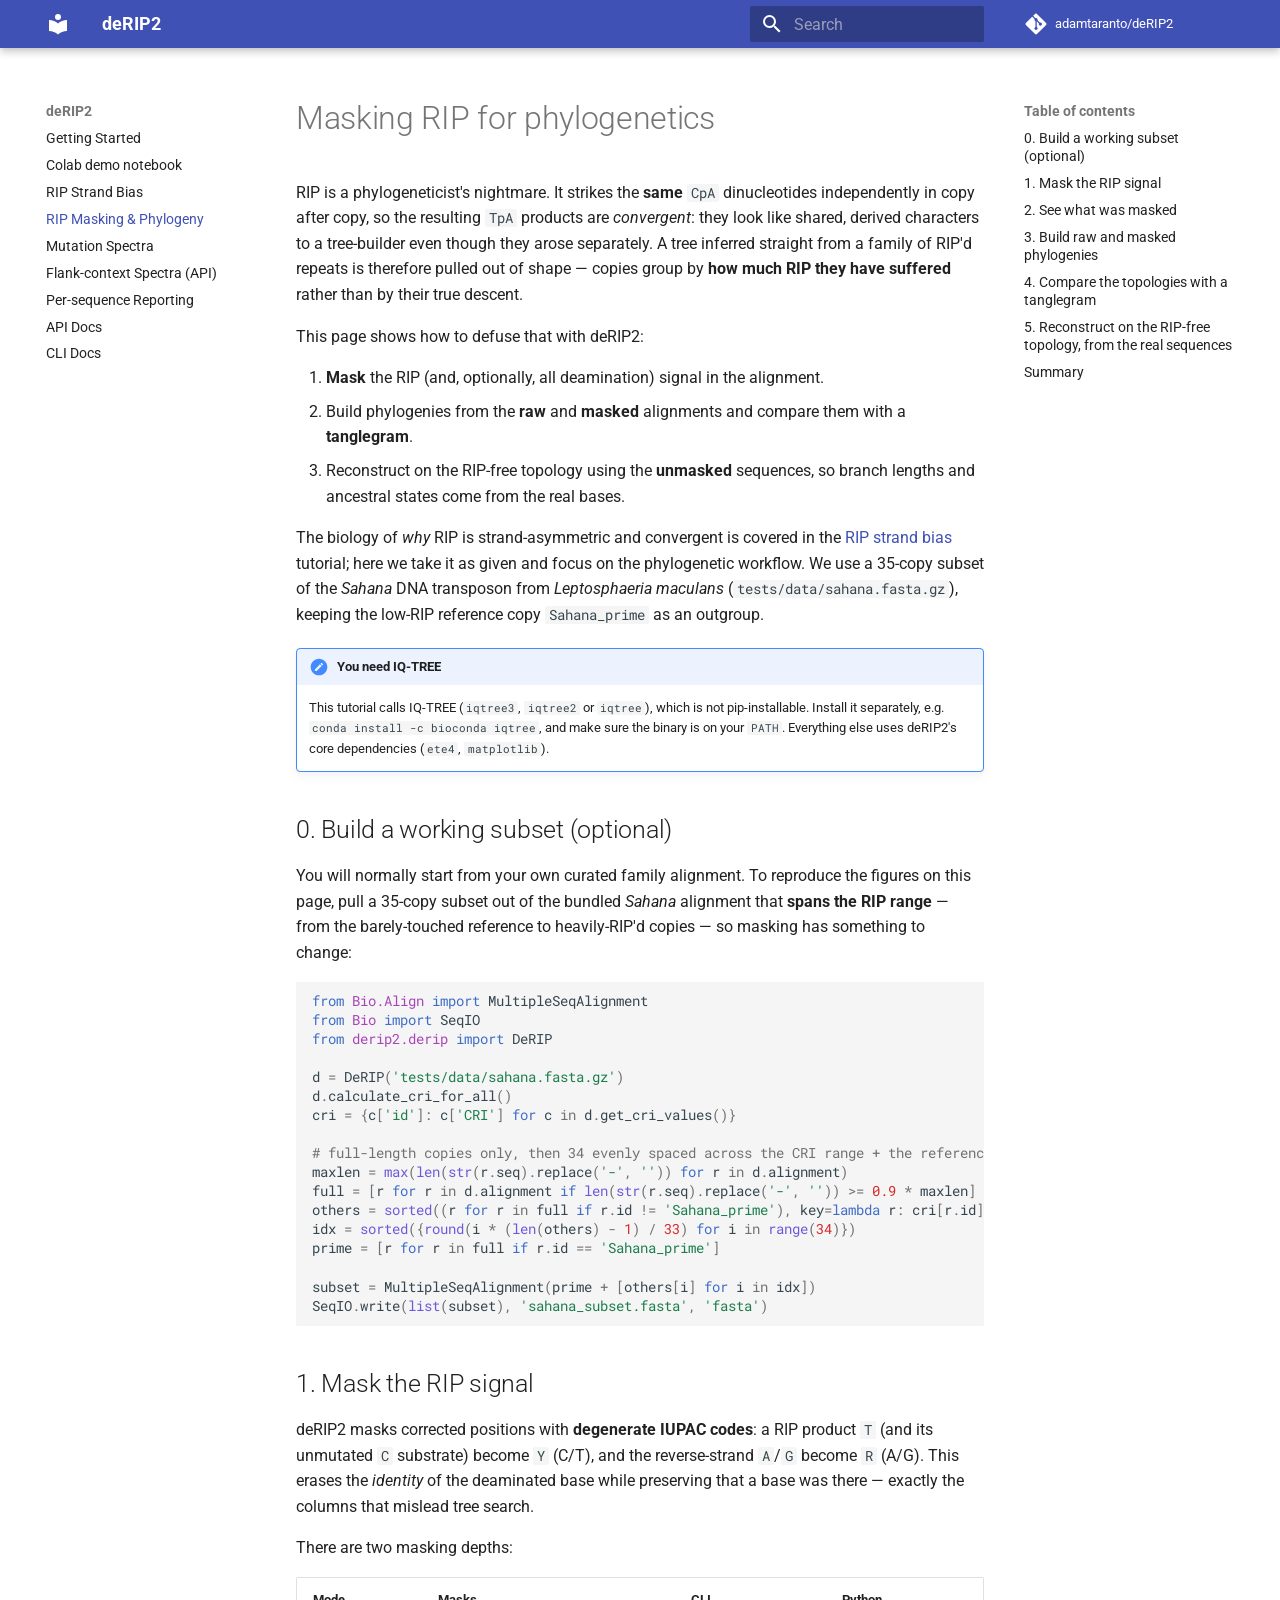
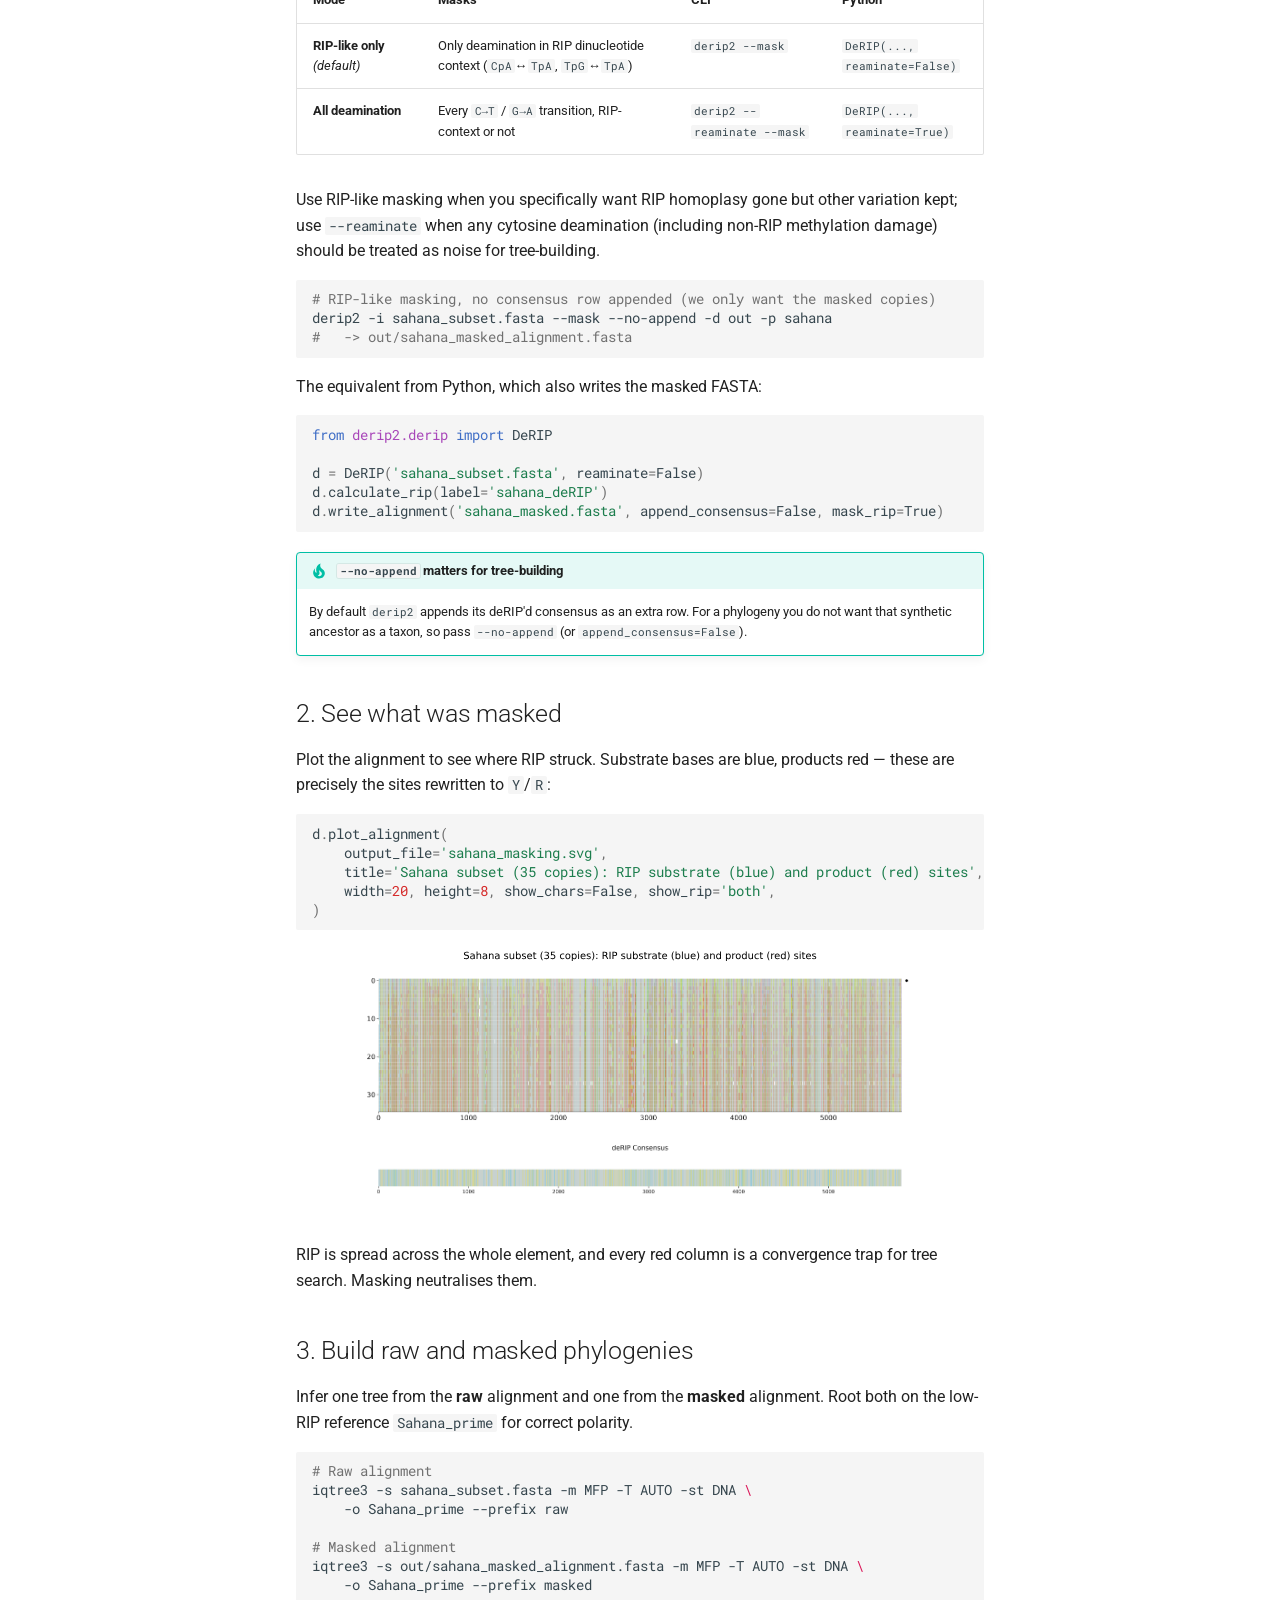
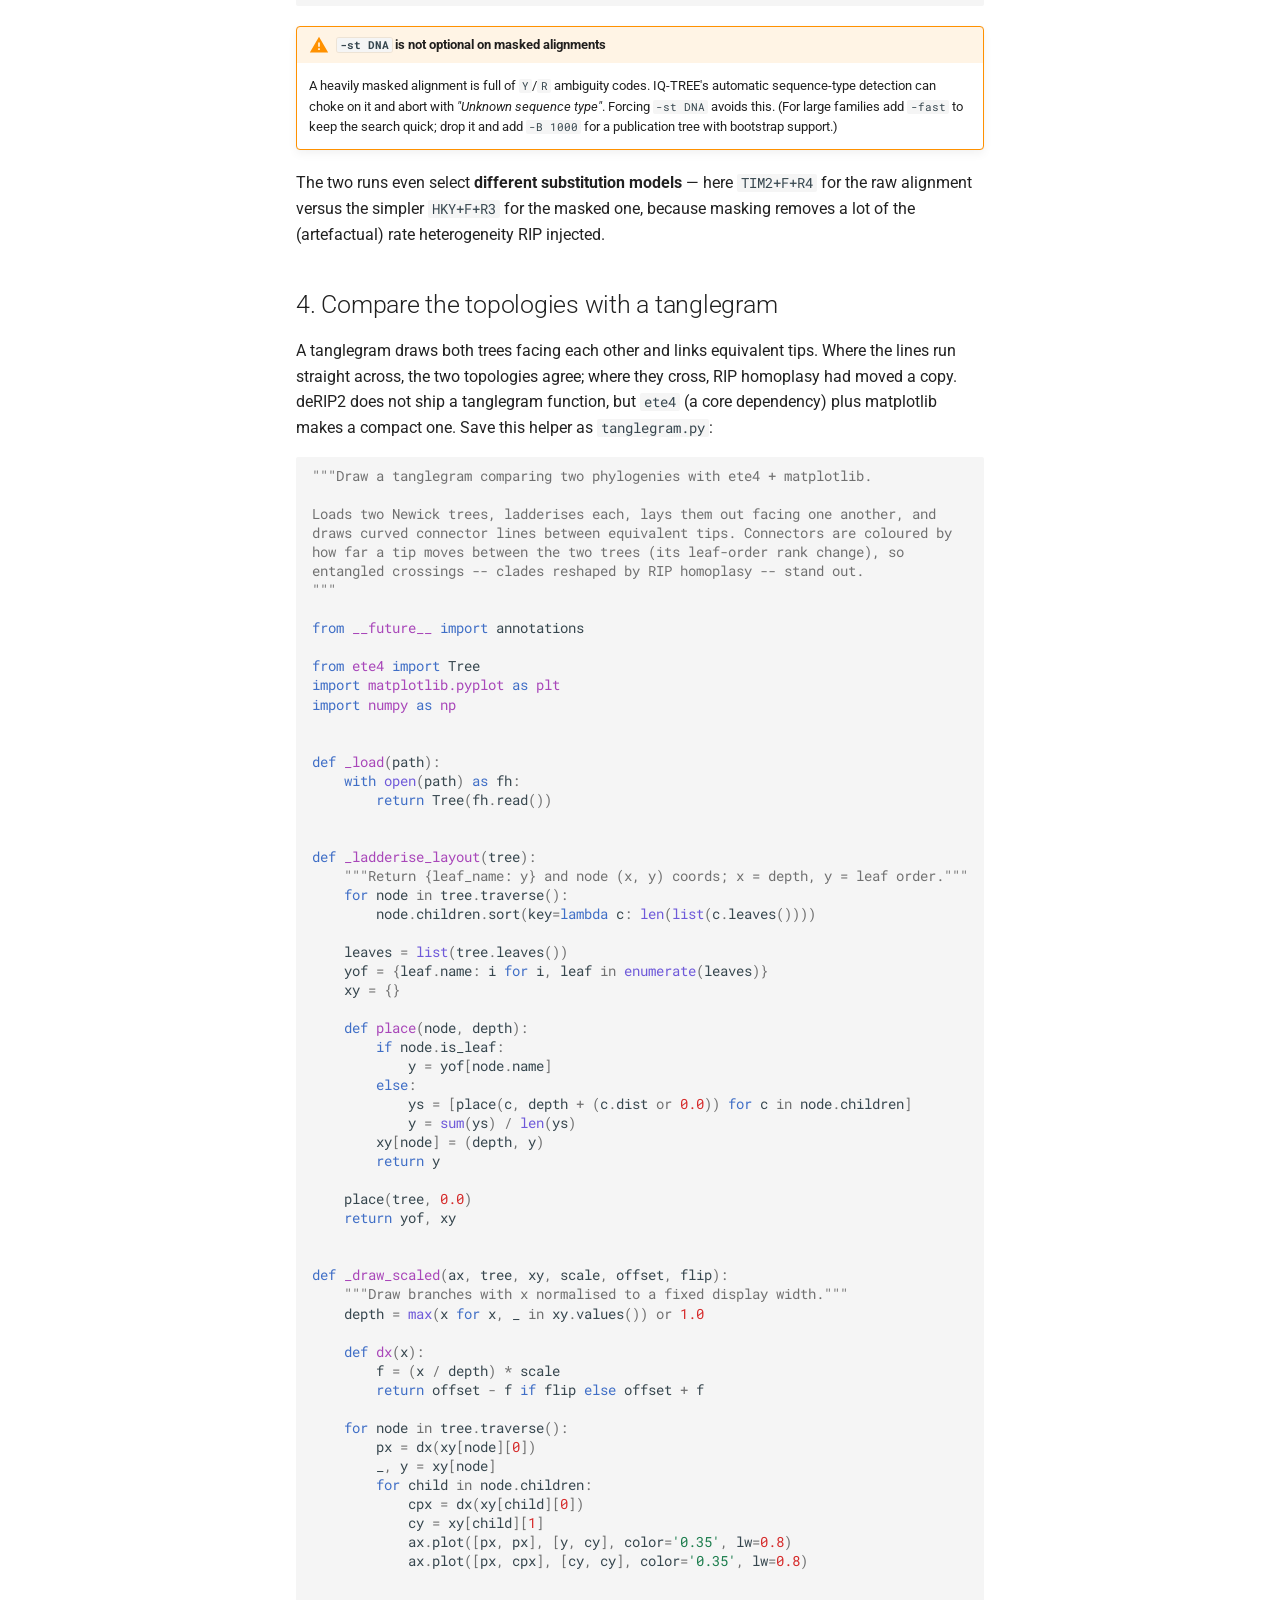
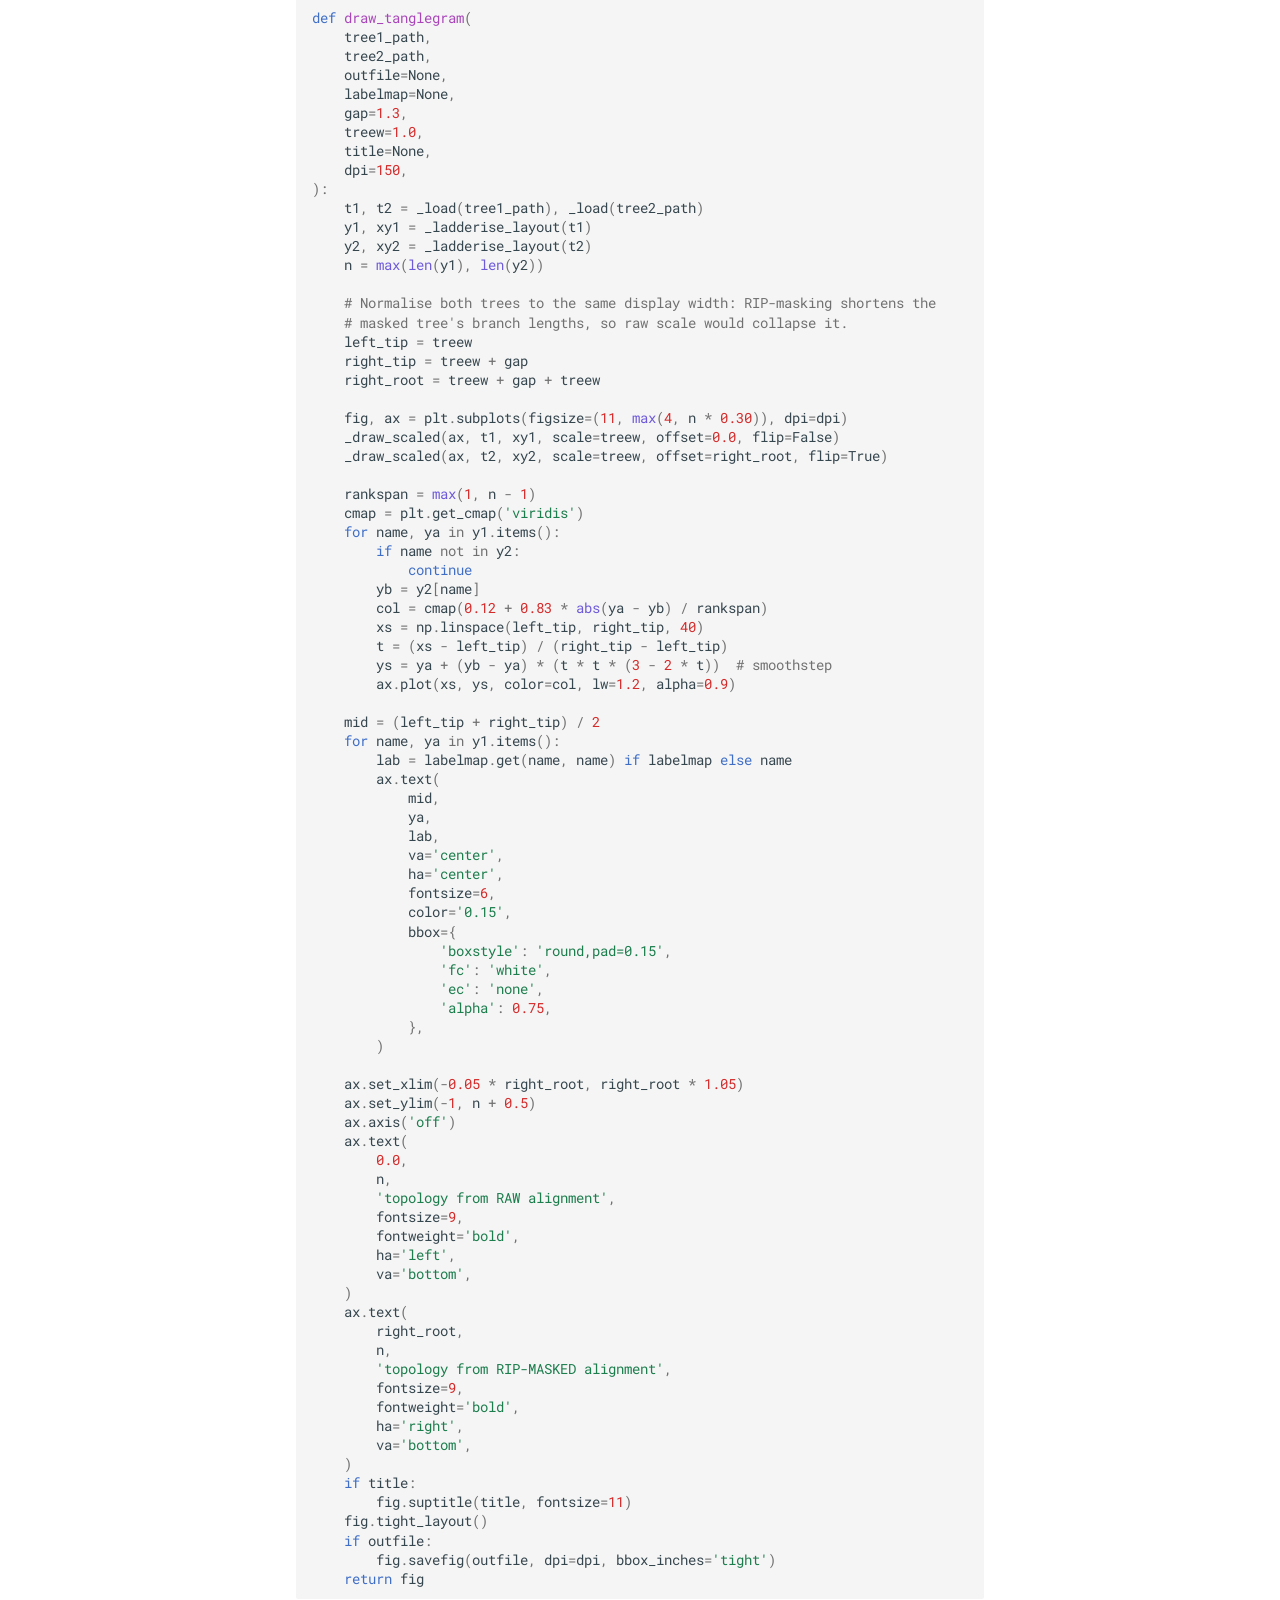
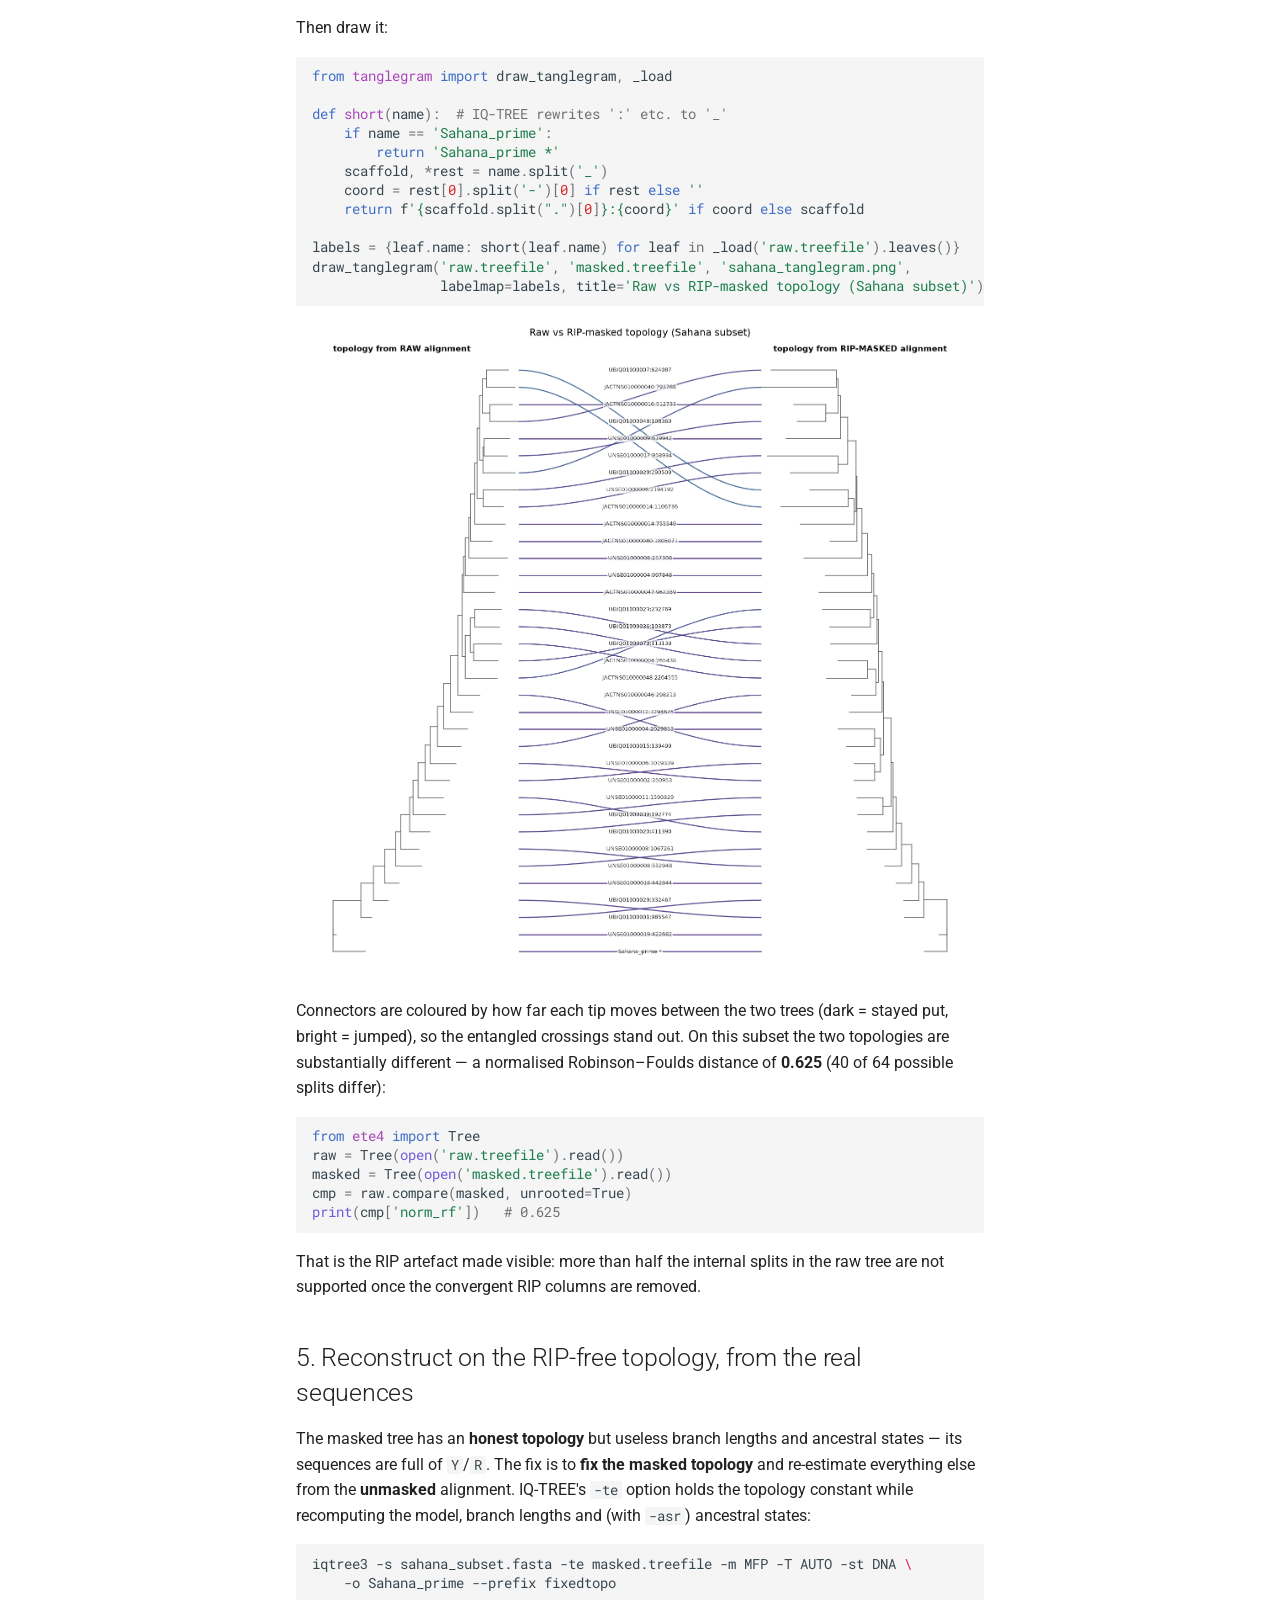
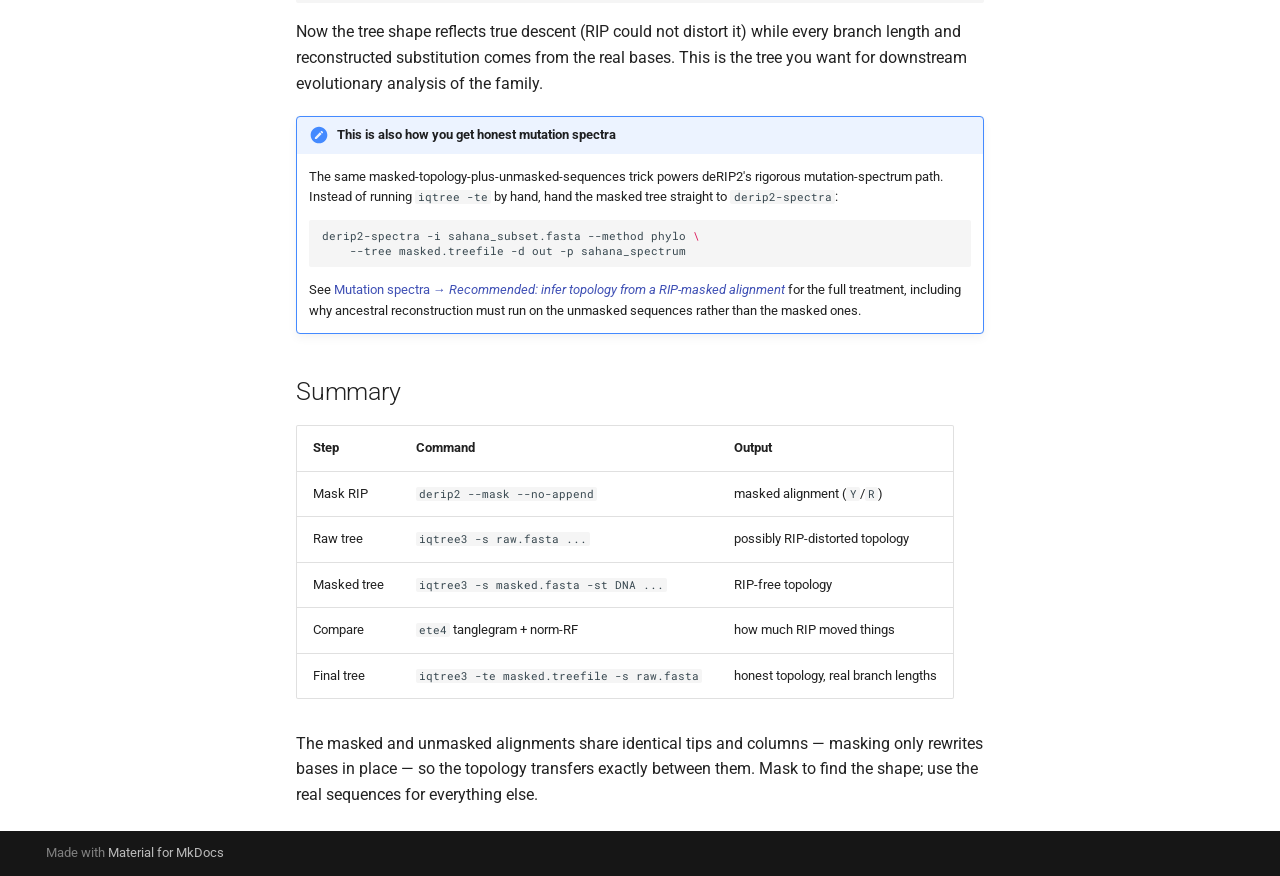
<file: tutorials/rip-masking-phylogeny/index.html>
<!doctype html>
<html lang="en" class="no-js">
  <head>
    
      <meta charset="utf-8">
      <meta name="viewport" content="width=device-width,initial-scale=1">
      
        <meta name="description" content="Predict ancestral fungal transposon sequences by correcting for RIP-like mutations">
      
      
        <meta name="author" content="adamtaranto">
      
      
      
        <link rel="prev" href="../rip-strand-bias/">
      
      
        <link rel="next" href="../mutation-spectra/">
      
      
        
      
      
      <link rel="icon" href="../../assets/images/favicon.png">
      <meta name="generator" content="mkdocs-1.6.1, mkdocs-material-9.7.6">
    
    
      
        <title>RIP Masking & Phylogeny - deRIP2</title>
      
    
    
      <link rel="stylesheet" href="../../assets/stylesheets/main.484c7ddc.min.css">
      
      


    
    
      
    
    
      
        
        
        <link rel="preconnect" href="https://fonts.gstatic.com" crossorigin>
        <link rel="stylesheet" href="https://fonts.googleapis.com/css?family=Roboto:300,300i,400,400i,700,700i%7CRoboto+Mono:400,400i,700,700i&display=fallback">
        <style>:root{--md-text-font:"Roboto";--md-code-font:"Roboto Mono"}</style>
      
    
    
      <link rel="stylesheet" href="../../assets/_mkdocstrings.css">
    
    <script>__md_scope=new URL("../..",location),__md_hash=e=>[...e].reduce(((e,_)=>(e<<5)-e+_.charCodeAt(0)),0),__md_get=(e,_=localStorage,t=__md_scope)=>JSON.parse(_.getItem(t.pathname+"."+e)),__md_set=(e,_,t=localStorage,a=__md_scope)=>{try{t.setItem(a.pathname+"."+e,JSON.stringify(_))}catch(e){}}</script>
    
      

    
    
  </head>
  
  
    <body dir="ltr">
  
    
    <input class="md-toggle" data-md-toggle="drawer" type="checkbox" id="__drawer" autocomplete="off">
    <input class="md-toggle" data-md-toggle="search" type="checkbox" id="__search" autocomplete="off">
    <label class="md-overlay" for="__drawer"></label>
    <div data-md-component="skip">
      
        
        <a href="#masking-rip-for-phylogenetics" class="md-skip">
          Skip to content
        </a>
      
    </div>
    <div data-md-component="announce">
      
    </div>
    
    
      

  

<header class="md-header md-header--shadow md-header--lifted" data-md-component="header">
  <nav class="md-header__inner md-grid" aria-label="Header">
    <a href="../.." title="deRIP2" class="md-header__button md-logo" aria-label="deRIP2" data-md-component="logo">
      
  
  <svg xmlns="http://www.w3.org/2000/svg" viewBox="0 0 24 24"><path d="M12 8a3 3 0 0 0 3-3 3 3 0 0 0-3-3 3 3 0 0 0-3 3 3 3 0 0 0 3 3m0 3.54C9.64 9.35 6.5 8 3 8v11c3.5 0 6.64 1.35 9 3.54 2.36-2.19 5.5-3.54 9-3.54V8c-3.5 0-6.64 1.35-9 3.54"/></svg>

    </a>
    <label class="md-header__button md-icon" for="__drawer">
      
      <svg xmlns="http://www.w3.org/2000/svg" viewBox="0 0 24 24"><path d="M3 6h18v2H3zm0 5h18v2H3zm0 5h18v2H3z"/></svg>
    </label>
    <div class="md-header__title" data-md-component="header-title">
      <div class="md-header__ellipsis">
        <div class="md-header__topic">
          <span class="md-ellipsis">
            deRIP2
          </span>
        </div>
        <div class="md-header__topic" data-md-component="header-topic">
          <span class="md-ellipsis">
            
              RIP Masking & Phylogeny
            
          </span>
        </div>
      </div>
    </div>
    
    
      <script>var palette=__md_get("__palette");if(palette&&palette.color){if("(prefers-color-scheme)"===palette.color.media){var media=matchMedia("(prefers-color-scheme: light)"),input=document.querySelector(media.matches?"[data-md-color-media='(prefers-color-scheme: light)']":"[data-md-color-media='(prefers-color-scheme: dark)']");palette.color.media=input.getAttribute("data-md-color-media"),palette.color.scheme=input.getAttribute("data-md-color-scheme"),palette.color.primary=input.getAttribute("data-md-color-primary"),palette.color.accent=input.getAttribute("data-md-color-accent")}for(var[key,value]of Object.entries(palette.color))document.body.setAttribute("data-md-color-"+key,value)}</script>
    
    
    
      
      
        <label class="md-header__button md-icon" for="__search">
          
          <svg xmlns="http://www.w3.org/2000/svg" viewBox="0 0 24 24"><path d="M9.5 3A6.5 6.5 0 0 1 16 9.5c0 1.61-.59 3.09-1.56 4.23l.27.27h.79l5 5-1.5 1.5-5-5v-.79l-.27-.27A6.52 6.52 0 0 1 9.5 16 6.5 6.5 0 0 1 3 9.5 6.5 6.5 0 0 1 9.5 3m0 2C7 5 5 7 5 9.5S7 14 9.5 14 14 12 14 9.5 12 5 9.5 5"/></svg>
        </label>
        <div class="md-search" data-md-component="search" role="dialog">
  <label class="md-search__overlay" for="__search"></label>
  <div class="md-search__inner" role="search">
    <form class="md-search__form" name="search">
      <input type="text" class="md-search__input" name="query" aria-label="Search" placeholder="Search" autocapitalize="off" autocorrect="off" autocomplete="off" spellcheck="false" data-md-component="search-query" required>
      <label class="md-search__icon md-icon" for="__search">
        
        <svg xmlns="http://www.w3.org/2000/svg" viewBox="0 0 24 24"><path d="M9.5 3A6.5 6.5 0 0 1 16 9.5c0 1.61-.59 3.09-1.56 4.23l.27.27h.79l5 5-1.5 1.5-5-5v-.79l-.27-.27A6.52 6.52 0 0 1 9.5 16 6.5 6.5 0 0 1 3 9.5 6.5 6.5 0 0 1 9.5 3m0 2C7 5 5 7 5 9.5S7 14 9.5 14 14 12 14 9.5 12 5 9.5 5"/></svg>
        
        <svg xmlns="http://www.w3.org/2000/svg" viewBox="0 0 24 24"><path d="M20 11v2H8l5.5 5.5-1.42 1.42L4.16 12l7.92-7.92L13.5 5.5 8 11z"/></svg>
      </label>
      <nav class="md-search__options" aria-label="Search">
        
        <button type="reset" class="md-search__icon md-icon" title="Clear" aria-label="Clear" tabindex="-1">
          
          <svg xmlns="http://www.w3.org/2000/svg" viewBox="0 0 24 24"><path d="M19 6.41 17.59 5 12 10.59 6.41 5 5 6.41 10.59 12 5 17.59 6.41 19 12 13.41 17.59 19 19 17.59 13.41 12z"/></svg>
        </button>
      </nav>
      
    </form>
    <div class="md-search__output">
      <div class="md-search__scrollwrap" tabindex="0" data-md-scrollfix>
        <div class="md-search-result" data-md-component="search-result">
          <div class="md-search-result__meta">
            Initializing search
          </div>
          <ol class="md-search-result__list" role="presentation"></ol>
        </div>
      </div>
    </div>
  </div>
</div>
      
    
    
      <div class="md-header__source">
        <a href="https://github.com/adamtaranto/deRIP2" title="Go to repository" class="md-source" data-md-component="source">
  <div class="md-source__icon md-icon">
    
    <svg xmlns="http://www.w3.org/2000/svg" viewBox="0 0 448 512"><!--! Font Awesome Free 7.1.0 by @fontawesome - https://fontawesome.com License - https://fontawesome.com/license/free (Icons: CC BY 4.0, Fonts: SIL OFL 1.1, Code: MIT License) Copyright 2025 Fonticons, Inc.--><path d="M439.6 236.1 244 40.5c-5.4-5.5-12.8-8.5-20.4-8.5s-15 3-20.4 8.4L162.5 81l51.5 51.5c27.1-9.1 52.7 16.8 43.4 43.7l49.7 49.7c34.2-11.8 61.2 31 35.5 56.7-26.5 26.5-70.2-2.9-56-37.3L240.3 199v121.9c25.3 12.5 22.3 41.8 9.1 55-6.4 6.4-15.2 10.1-24.3 10.1s-17.8-3.6-24.3-10.1c-17.6-17.6-11.1-46.9 11.2-56v-123c-20.8-8.5-24.6-30.7-18.6-45L142.6 101 8.5 235.1C3 240.6 0 247.9 0 255.5s3 15 8.5 20.4l195.6 195.7c5.4 5.4 12.7 8.4 20.4 8.4s15-3 20.4-8.4l194.7-194.7c5.4-5.4 8.4-12.8 8.4-20.4s-3-15-8.4-20.4"/></svg>
  </div>
  <div class="md-source__repository">
    adamtaranto/deRIP2
  </div>
</a>
      </div>
    
  </nav>
  
    
  
</header>
    
    <div class="md-container" data-md-component="container">
      
      
        
      
      <main class="md-main" data-md-component="main">
        <div class="md-main__inner md-grid">
          
            
              
              <div class="md-sidebar md-sidebar--primary" data-md-component="sidebar" data-md-type="navigation" >
                <div class="md-sidebar__scrollwrap">
                  <div class="md-sidebar__inner">
                    



<nav class="md-nav md-nav--primary" aria-label="Navigation" data-md-level="0">
  <label class="md-nav__title" for="__drawer">
    <a href="../.." title="deRIP2" class="md-nav__button md-logo" aria-label="deRIP2" data-md-component="logo">
      
  
  <svg xmlns="http://www.w3.org/2000/svg" viewBox="0 0 24 24"><path d="M12 8a3 3 0 0 0 3-3 3 3 0 0 0-3-3 3 3 0 0 0-3 3 3 3 0 0 0 3 3m0 3.54C9.64 9.35 6.5 8 3 8v11c3.5 0 6.64 1.35 9 3.54 2.36-2.19 5.5-3.54 9-3.54V8c-3.5 0-6.64 1.35-9 3.54"/></svg>

    </a>
    deRIP2
  </label>
  
    <div class="md-nav__source">
      <a href="https://github.com/adamtaranto/deRIP2" title="Go to repository" class="md-source" data-md-component="source">
  <div class="md-source__icon md-icon">
    
    <svg xmlns="http://www.w3.org/2000/svg" viewBox="0 0 448 512"><!--! Font Awesome Free 7.1.0 by @fontawesome - https://fontawesome.com License - https://fontawesome.com/license/free (Icons: CC BY 4.0, Fonts: SIL OFL 1.1, Code: MIT License) Copyright 2025 Fonticons, Inc.--><path d="M439.6 236.1 244 40.5c-5.4-5.5-12.8-8.5-20.4-8.5s-15 3-20.4 8.4L162.5 81l51.5 51.5c27.1-9.1 52.7 16.8 43.4 43.7l49.7 49.7c34.2-11.8 61.2 31 35.5 56.7-26.5 26.5-70.2-2.9-56-37.3L240.3 199v121.9c25.3 12.5 22.3 41.8 9.1 55-6.4 6.4-15.2 10.1-24.3 10.1s-17.8-3.6-24.3-10.1c-17.6-17.6-11.1-46.9 11.2-56v-123c-20.8-8.5-24.6-30.7-18.6-45L142.6 101 8.5 235.1C3 240.6 0 247.9 0 255.5s3 15 8.5 20.4l195.6 195.7c5.4 5.4 12.7 8.4 20.4 8.4s15-3 20.4-8.4l194.7-194.7c5.4-5.4 8.4-12.8 8.4-20.4s-3-15-8.4-20.4"/></svg>
  </div>
  <div class="md-source__repository">
    adamtaranto/deRIP2
  </div>
</a>
    </div>
  
  <ul class="md-nav__list" data-md-scrollfix>
    
      
      
  
  
  
  
    <li class="md-nav__item">
      <a href="../.." class="md-nav__link">
        
  
  
  <span class="md-ellipsis">
    
  
    Getting Started
  

    
  </span>
  
  

      </a>
    </li>
  

    
      
      
  
  
  
  
    <li class="md-nav__item">
      <a href="../../tutorial/" class="md-nav__link">
        
  
  
  <span class="md-ellipsis">
    
  
    Colab demo notebook
  

    
  </span>
  
  

      </a>
    </li>
  

    
      
      
  
  
  
  
    <li class="md-nav__item">
      <a href="../rip-strand-bias/" class="md-nav__link">
        
  
  
  <span class="md-ellipsis">
    
  
    RIP Strand Bias
  

    
  </span>
  
  

      </a>
    </li>
  

    
      
      
  
  
    
  
  
  
    <li class="md-nav__item md-nav__item--active">
      
      <input class="md-nav__toggle md-toggle" type="checkbox" id="__toc">
      
      
        
      
      
        <label class="md-nav__link md-nav__link--active" for="__toc">
          
  
  
  <span class="md-ellipsis">
    
  
    RIP Masking & Phylogeny
  

    
  </span>
  
  

          <span class="md-nav__icon md-icon"></span>
        </label>
      
      <a href="./" class="md-nav__link md-nav__link--active">
        
  
  
  <span class="md-ellipsis">
    
  
    RIP Masking & Phylogeny
  

    
  </span>
  
  

      </a>
      
        

<nav class="md-nav md-nav--secondary" aria-label="Table of contents">
  
  
  
    
  
  
    <label class="md-nav__title" for="__toc">
      <span class="md-nav__icon md-icon"></span>
      Table of contents
    </label>
    <ul class="md-nav__list" data-md-component="toc" data-md-scrollfix>
      
        <li class="md-nav__item">
  <a href="#0-build-a-working-subset-optional" class="md-nav__link">
    <span class="md-ellipsis">
      
        0. Build a working subset (optional)
      
    </span>
  </a>
  
</li>
      
        <li class="md-nav__item">
  <a href="#1-mask-the-rip-signal" class="md-nav__link">
    <span class="md-ellipsis">
      
        1. Mask the RIP signal
      
    </span>
  </a>
  
</li>
      
        <li class="md-nav__item">
  <a href="#2-see-what-was-masked" class="md-nav__link">
    <span class="md-ellipsis">
      
        2. See what was masked
      
    </span>
  </a>
  
</li>
      
        <li class="md-nav__item">
  <a href="#3-build-raw-and-masked-phylogenies" class="md-nav__link">
    <span class="md-ellipsis">
      
        3. Build raw and masked phylogenies
      
    </span>
  </a>
  
</li>
      
        <li class="md-nav__item">
  <a href="#4-compare-the-topologies-with-a-tanglegram" class="md-nav__link">
    <span class="md-ellipsis">
      
        4. Compare the topologies with a tanglegram
      
    </span>
  </a>
  
</li>
      
        <li class="md-nav__item">
  <a href="#5-reconstruct-on-the-rip-free-topology-from-the-real-sequences" class="md-nav__link">
    <span class="md-ellipsis">
      
        5. Reconstruct on the RIP-free topology, from the real sequences
      
    </span>
  </a>
  
</li>
      
        <li class="md-nav__item">
  <a href="#summary" class="md-nav__link">
    <span class="md-ellipsis">
      
        Summary
      
    </span>
  </a>
  
</li>
      
    </ul>
  
</nav>
      
    </li>
  

    
      
      
  
  
  
  
    <li class="md-nav__item">
      <a href="../mutation-spectra/" class="md-nav__link">
        
  
  
  <span class="md-ellipsis">
    
  
    Mutation Spectra
  

    
  </span>
  
  

      </a>
    </li>
  

    
      
      
  
  
  
  
    <li class="md-nav__item">
      <a href="../flank-context-spectra/" class="md-nav__link">
        
  
  
  <span class="md-ellipsis">
    
  
    Flank-context Spectra (API)
  

    
  </span>
  
  

      </a>
    </li>
  

    
      
      
  
  
  
  
    <li class="md-nav__item">
      <a href="../per-sequence-reporting/" class="md-nav__link">
        
  
  
  <span class="md-ellipsis">
    
  
    Per-sequence Reporting
  

    
  </span>
  
  

      </a>
    </li>
  

    
      
      
  
  
  
  
    <li class="md-nav__item">
      <a href="../../api-docs/deRIP_API/" class="md-nav__link">
        
  
  
  <span class="md-ellipsis">
    
  
    API Docs
  

    
  </span>
  
  

      </a>
    </li>
  

    
      
      
  
  
  
  
    <li class="md-nav__item">
      <a href="../../cli-docs/deRIP_cmd_line/" class="md-nav__link">
        
  
  
  <span class="md-ellipsis">
    
  
    CLI Docs
  

    
  </span>
  
  

      </a>
    </li>
  

    
  </ul>
</nav>
                  </div>
                </div>
              </div>
            
            
              
              <div class="md-sidebar md-sidebar--secondary" data-md-component="sidebar" data-md-type="toc" >
                <div class="md-sidebar__scrollwrap">
                  <div class="md-sidebar__inner">
                    

<nav class="md-nav md-nav--secondary" aria-label="Table of contents">
  
  
  
    
  
  
    <label class="md-nav__title" for="__toc">
      <span class="md-nav__icon md-icon"></span>
      Table of contents
    </label>
    <ul class="md-nav__list" data-md-component="toc" data-md-scrollfix>
      
        <li class="md-nav__item">
  <a href="#0-build-a-working-subset-optional" class="md-nav__link">
    <span class="md-ellipsis">
      
        0. Build a working subset (optional)
      
    </span>
  </a>
  
</li>
      
        <li class="md-nav__item">
  <a href="#1-mask-the-rip-signal" class="md-nav__link">
    <span class="md-ellipsis">
      
        1. Mask the RIP signal
      
    </span>
  </a>
  
</li>
      
        <li class="md-nav__item">
  <a href="#2-see-what-was-masked" class="md-nav__link">
    <span class="md-ellipsis">
      
        2. See what was masked
      
    </span>
  </a>
  
</li>
      
        <li class="md-nav__item">
  <a href="#3-build-raw-and-masked-phylogenies" class="md-nav__link">
    <span class="md-ellipsis">
      
        3. Build raw and masked phylogenies
      
    </span>
  </a>
  
</li>
      
        <li class="md-nav__item">
  <a href="#4-compare-the-topologies-with-a-tanglegram" class="md-nav__link">
    <span class="md-ellipsis">
      
        4. Compare the topologies with a tanglegram
      
    </span>
  </a>
  
</li>
      
        <li class="md-nav__item">
  <a href="#5-reconstruct-on-the-rip-free-topology-from-the-real-sequences" class="md-nav__link">
    <span class="md-ellipsis">
      
        5. Reconstruct on the RIP-free topology, from the real sequences
      
    </span>
  </a>
  
</li>
      
        <li class="md-nav__item">
  <a href="#summary" class="md-nav__link">
    <span class="md-ellipsis">
      
        Summary
      
    </span>
  </a>
  
</li>
      
    </ul>
  
</nav>
                  </div>
                </div>
              </div>
            
          
          
            <div class="md-content" data-md-component="content">
              
              <article class="md-content__inner md-typeset">
                
                  



<h1 id="masking-rip-for-phylogenetics">Masking RIP for phylogenetics</h1>
<p>RIP is a phylogeneticist's nightmare. It strikes the <strong>same</strong> <code>CpA</code> dinucleotides
independently in copy after copy, so the resulting <code>TpA</code> products are <em>convergent</em>:
they look like shared, derived characters to a tree-builder even though they arose
separately. A tree inferred straight from a family of RIP'd repeats is therefore
pulled out of shape — copies group by <strong>how much RIP they have suffered</strong> rather than
by their true descent.</p>
<p>This page shows how to defuse that with deRIP2:</p>
<ol>
<li><strong>Mask</strong> the RIP (and, optionally, all deamination) signal in the alignment.</li>
<li>Build phylogenies from the <strong>raw</strong> and <strong>masked</strong> alignments and compare them with a
   <strong>tanglegram</strong>.</li>
<li>Reconstruct on the RIP-free topology using the <strong>unmasked</strong> sequences, so branch
   lengths and ancestral states come from the real bases.</li>
</ol>
<p>The biology of <em>why</em> RIP is strand-asymmetric and convergent is covered in the
<a href="../rip-strand-bias/">RIP strand bias</a> tutorial; here we take it as given and focus on
the phylogenetic workflow. We use a 35-copy subset of the <em>Sahana</em> DNA transposon from
<em>Leptosphaeria maculans</em> (<code>tests/data/sahana.fasta.gz</code>), keeping the low-RIP reference
copy <code>Sahana_prime</code> as an outgroup.</p>
<div class="admonition note">
<p class="admonition-title">You need IQ-TREE</p>
<p>This tutorial calls IQ-TREE (<code>iqtree3</code>, <code>iqtree2</code> or <code>iqtree</code>), which is not
pip-installable. Install it separately, e.g. <code>conda install -c bioconda iqtree</code>,
and make sure the binary is on your <code>PATH</code>. Everything else uses deRIP2's core
dependencies (<code>ete4</code>, <code>matplotlib</code>).</p>
</div>
<h2 id="0-build-a-working-subset-optional">0. Build a working subset (optional)</h2>
<p>You will normally start from your own curated family alignment. To reproduce the
figures on this page, pull a 35-copy subset out of the bundled <em>Sahana</em> alignment that
<strong>spans the RIP range</strong> — from the barely-touched reference to heavily-RIP'd copies —
so masking has something to change:</p>
<div class="highlight"><pre><span></span><code><a id="__codelineno-0-1" name="__codelineno-0-1" href="#__codelineno-0-1"></a><span class="kn">from</span><span class="w"> </span><span class="nn">Bio.Align</span><span class="w"> </span><span class="kn">import</span> <span class="n">MultipleSeqAlignment</span>
<a id="__codelineno-0-2" name="__codelineno-0-2" href="#__codelineno-0-2"></a><span class="kn">from</span><span class="w"> </span><span class="nn">Bio</span><span class="w"> </span><span class="kn">import</span> <span class="n">SeqIO</span>
<a id="__codelineno-0-3" name="__codelineno-0-3" href="#__codelineno-0-3"></a><span class="kn">from</span><span class="w"> </span><span class="nn">derip2.derip</span><span class="w"> </span><span class="kn">import</span> <span class="n">DeRIP</span>
<a id="__codelineno-0-4" name="__codelineno-0-4" href="#__codelineno-0-4"></a>
<a id="__codelineno-0-5" name="__codelineno-0-5" href="#__codelineno-0-5"></a><span class="n">d</span> <span class="o">=</span> <span class="n">DeRIP</span><span class="p">(</span><span class="s1">&#39;tests/data/sahana.fasta.gz&#39;</span><span class="p">)</span>
<a id="__codelineno-0-6" name="__codelineno-0-6" href="#__codelineno-0-6"></a><span class="n">d</span><span class="o">.</span><span class="n">calculate_cri_for_all</span><span class="p">()</span>
<a id="__codelineno-0-7" name="__codelineno-0-7" href="#__codelineno-0-7"></a><span class="n">cri</span> <span class="o">=</span> <span class="p">{</span><span class="n">c</span><span class="p">[</span><span class="s1">&#39;id&#39;</span><span class="p">]:</span> <span class="n">c</span><span class="p">[</span><span class="s1">&#39;CRI&#39;</span><span class="p">]</span> <span class="k">for</span> <span class="n">c</span> <span class="ow">in</span> <span class="n">d</span><span class="o">.</span><span class="n">get_cri_values</span><span class="p">()}</span>
<a id="__codelineno-0-8" name="__codelineno-0-8" href="#__codelineno-0-8"></a>
<a id="__codelineno-0-9" name="__codelineno-0-9" href="#__codelineno-0-9"></a><span class="c1"># full-length copies only, then 34 evenly spaced across the CRI range + the reference</span>
<a id="__codelineno-0-10" name="__codelineno-0-10" href="#__codelineno-0-10"></a><span class="n">maxlen</span> <span class="o">=</span> <span class="nb">max</span><span class="p">(</span><span class="nb">len</span><span class="p">(</span><span class="nb">str</span><span class="p">(</span><span class="n">r</span><span class="o">.</span><span class="n">seq</span><span class="p">)</span><span class="o">.</span><span class="n">replace</span><span class="p">(</span><span class="s1">&#39;-&#39;</span><span class="p">,</span> <span class="s1">&#39;&#39;</span><span class="p">))</span> <span class="k">for</span> <span class="n">r</span> <span class="ow">in</span> <span class="n">d</span><span class="o">.</span><span class="n">alignment</span><span class="p">)</span>
<a id="__codelineno-0-11" name="__codelineno-0-11" href="#__codelineno-0-11"></a><span class="n">full</span> <span class="o">=</span> <span class="p">[</span><span class="n">r</span> <span class="k">for</span> <span class="n">r</span> <span class="ow">in</span> <span class="n">d</span><span class="o">.</span><span class="n">alignment</span> <span class="k">if</span> <span class="nb">len</span><span class="p">(</span><span class="nb">str</span><span class="p">(</span><span class="n">r</span><span class="o">.</span><span class="n">seq</span><span class="p">)</span><span class="o">.</span><span class="n">replace</span><span class="p">(</span><span class="s1">&#39;-&#39;</span><span class="p">,</span> <span class="s1">&#39;&#39;</span><span class="p">))</span> <span class="o">&gt;=</span> <span class="mf">0.9</span> <span class="o">*</span> <span class="n">maxlen</span><span class="p">]</span>
<a id="__codelineno-0-12" name="__codelineno-0-12" href="#__codelineno-0-12"></a><span class="n">others</span> <span class="o">=</span> <span class="nb">sorted</span><span class="p">((</span><span class="n">r</span> <span class="k">for</span> <span class="n">r</span> <span class="ow">in</span> <span class="n">full</span> <span class="k">if</span> <span class="n">r</span><span class="o">.</span><span class="n">id</span> <span class="o">!=</span> <span class="s1">&#39;Sahana_prime&#39;</span><span class="p">),</span> <span class="n">key</span><span class="o">=</span><span class="k">lambda</span> <span class="n">r</span><span class="p">:</span> <span class="n">cri</span><span class="p">[</span><span class="n">r</span><span class="o">.</span><span class="n">id</span><span class="p">])</span>
<a id="__codelineno-0-13" name="__codelineno-0-13" href="#__codelineno-0-13"></a><span class="n">idx</span> <span class="o">=</span> <span class="nb">sorted</span><span class="p">({</span><span class="nb">round</span><span class="p">(</span><span class="n">i</span> <span class="o">*</span> <span class="p">(</span><span class="nb">len</span><span class="p">(</span><span class="n">others</span><span class="p">)</span> <span class="o">-</span> <span class="mi">1</span><span class="p">)</span> <span class="o">/</span> <span class="mi">33</span><span class="p">)</span> <span class="k">for</span> <span class="n">i</span> <span class="ow">in</span> <span class="nb">range</span><span class="p">(</span><span class="mi">34</span><span class="p">)})</span>
<a id="__codelineno-0-14" name="__codelineno-0-14" href="#__codelineno-0-14"></a><span class="n">prime</span> <span class="o">=</span> <span class="p">[</span><span class="n">r</span> <span class="k">for</span> <span class="n">r</span> <span class="ow">in</span> <span class="n">full</span> <span class="k">if</span> <span class="n">r</span><span class="o">.</span><span class="n">id</span> <span class="o">==</span> <span class="s1">&#39;Sahana_prime&#39;</span><span class="p">]</span>
<a id="__codelineno-0-15" name="__codelineno-0-15" href="#__codelineno-0-15"></a>
<a id="__codelineno-0-16" name="__codelineno-0-16" href="#__codelineno-0-16"></a><span class="n">subset</span> <span class="o">=</span> <span class="n">MultipleSeqAlignment</span><span class="p">(</span><span class="n">prime</span> <span class="o">+</span> <span class="p">[</span><span class="n">others</span><span class="p">[</span><span class="n">i</span><span class="p">]</span> <span class="k">for</span> <span class="n">i</span> <span class="ow">in</span> <span class="n">idx</span><span class="p">])</span>
<a id="__codelineno-0-17" name="__codelineno-0-17" href="#__codelineno-0-17"></a><span class="n">SeqIO</span><span class="o">.</span><span class="n">write</span><span class="p">(</span><span class="nb">list</span><span class="p">(</span><span class="n">subset</span><span class="p">),</span> <span class="s1">&#39;sahana_subset.fasta&#39;</span><span class="p">,</span> <span class="s1">&#39;fasta&#39;</span><span class="p">)</span>
</code></pre></div>
<h2 id="1-mask-the-rip-signal">1. Mask the RIP signal</h2>
<p>deRIP2 masks corrected positions with <strong>degenerate IUPAC codes</strong>: a RIP product <code>T</code>
(and its unmutated <code>C</code> substrate) become <code>Y</code> (C/T), and the reverse-strand <code>A</code>/<code>G</code>
become <code>R</code> (A/G). This erases the <em>identity</em> of the deaminated base while preserving
that a base was there — exactly the columns that mislead tree search.</p>
<p>There are two masking depths:</p>
<table>
<thead>
<tr>
<th>Mode</th>
<th>Masks</th>
<th>CLI</th>
<th>Python</th>
</tr>
</thead>
<tbody>
<tr>
<td><strong>RIP-like only</strong> <em>(default)</em></td>
<td>Only deamination in RIP dinucleotide context (<code>CpA</code>↔<code>TpA</code>, <code>TpG</code>↔<code>TpA</code>)</td>
<td><code>derip2 --mask</code></td>
<td><code>DeRIP(..., reaminate=False)</code></td>
</tr>
<tr>
<td><strong>All deamination</strong></td>
<td>Every <code>C→T</code> / <code>G→A</code> transition, RIP-context or not</td>
<td><code>derip2 --reaminate --mask</code></td>
<td><code>DeRIP(..., reaminate=True)</code></td>
</tr>
</tbody>
</table>
<p>Use RIP-like masking when you specifically want RIP homoplasy gone but other variation
kept; use <code>--reaminate</code> when any cytosine deamination (including non-RIP methylation
damage) should be treated as noise for tree-building.</p>
<div class="highlight"><pre><span></span><code><a id="__codelineno-1-1" name="__codelineno-1-1" href="#__codelineno-1-1"></a><span class="c1"># RIP-like masking, no consensus row appended (we only want the masked copies)</span>
<a id="__codelineno-1-2" name="__codelineno-1-2" href="#__codelineno-1-2"></a>derip2<span class="w"> </span>-i<span class="w"> </span>sahana_subset.fasta<span class="w"> </span>--mask<span class="w"> </span>--no-append<span class="w"> </span>-d<span class="w"> </span>out<span class="w"> </span>-p<span class="w"> </span>sahana
<a id="__codelineno-1-3" name="__codelineno-1-3" href="#__codelineno-1-3"></a><span class="c1">#   -&gt; out/sahana_masked_alignment.fasta</span>
</code></pre></div>
<p>The equivalent from Python, which also writes the masked FASTA:</p>
<div class="highlight"><pre><span></span><code><a id="__codelineno-2-1" name="__codelineno-2-1" href="#__codelineno-2-1"></a><span class="kn">from</span><span class="w"> </span><span class="nn">derip2.derip</span><span class="w"> </span><span class="kn">import</span> <span class="n">DeRIP</span>
<a id="__codelineno-2-2" name="__codelineno-2-2" href="#__codelineno-2-2"></a>
<a id="__codelineno-2-3" name="__codelineno-2-3" href="#__codelineno-2-3"></a><span class="n">d</span> <span class="o">=</span> <span class="n">DeRIP</span><span class="p">(</span><span class="s1">&#39;sahana_subset.fasta&#39;</span><span class="p">,</span> <span class="n">reaminate</span><span class="o">=</span><span class="kc">False</span><span class="p">)</span>
<a id="__codelineno-2-4" name="__codelineno-2-4" href="#__codelineno-2-4"></a><span class="n">d</span><span class="o">.</span><span class="n">calculate_rip</span><span class="p">(</span><span class="n">label</span><span class="o">=</span><span class="s1">&#39;sahana_deRIP&#39;</span><span class="p">)</span>
<a id="__codelineno-2-5" name="__codelineno-2-5" href="#__codelineno-2-5"></a><span class="n">d</span><span class="o">.</span><span class="n">write_alignment</span><span class="p">(</span><span class="s1">&#39;sahana_masked.fasta&#39;</span><span class="p">,</span> <span class="n">append_consensus</span><span class="o">=</span><span class="kc">False</span><span class="p">,</span> <span class="n">mask_rip</span><span class="o">=</span><span class="kc">True</span><span class="p">)</span>
</code></pre></div>
<div class="admonition tip">
<p class="admonition-title"><code>--no-append</code> matters for tree-building</p>
<p>By default <code>derip2</code> appends its deRIP'd consensus as an extra row. For a phylogeny
you do not want that synthetic ancestor as a taxon, so pass <code>--no-append</code> (or
<code>append_consensus=False</code>).</p>
</div>
<h2 id="2-see-what-was-masked">2. See what was masked</h2>
<p>Plot the alignment to see where RIP struck. Substrate bases are blue, products red —
these are precisely the sites rewritten to <code>Y</code>/<code>R</code>:</p>
<div class="highlight"><pre><span></span><code><a id="__codelineno-3-1" name="__codelineno-3-1" href="#__codelineno-3-1"></a><span class="n">d</span><span class="o">.</span><span class="n">plot_alignment</span><span class="p">(</span>
<a id="__codelineno-3-2" name="__codelineno-3-2" href="#__codelineno-3-2"></a>    <span class="n">output_file</span><span class="o">=</span><span class="s1">&#39;sahana_masking.svg&#39;</span><span class="p">,</span>
<a id="__codelineno-3-3" name="__codelineno-3-3" href="#__codelineno-3-3"></a>    <span class="n">title</span><span class="o">=</span><span class="s1">&#39;Sahana subset (35 copies): RIP substrate (blue) and product (red) sites&#39;</span><span class="p">,</span>
<a id="__codelineno-3-4" name="__codelineno-3-4" href="#__codelineno-3-4"></a>    <span class="n">width</span><span class="o">=</span><span class="mi">20</span><span class="p">,</span> <span class="n">height</span><span class="o">=</span><span class="mi">8</span><span class="p">,</span> <span class="n">show_chars</span><span class="o">=</span><span class="kc">False</span><span class="p">,</span> <span class="n">show_rip</span><span class="o">=</span><span class="s1">&#39;both&#39;</span><span class="p">,</span>
<a id="__codelineno-3-5" name="__codelineno-3-5" href="#__codelineno-3-5"></a><span class="p">)</span>
</code></pre></div>
<p><img alt="RIP substrate and product sites across the Sahana subset" src="../../img/masking_msa_rip.svg" /></p>
<p>RIP is spread across the whole element, and every red column is a convergence trap for
tree search. Masking neutralises them.</p>
<h2 id="3-build-raw-and-masked-phylogenies">3. Build raw and masked phylogenies</h2>
<p>Infer one tree from the <strong>raw</strong> alignment and one from the <strong>masked</strong> alignment. Root
both on the low-RIP reference <code>Sahana_prime</code> for correct polarity.</p>
<div class="highlight"><pre><span></span><code><a id="__codelineno-4-1" name="__codelineno-4-1" href="#__codelineno-4-1"></a><span class="c1"># Raw alignment</span>
<a id="__codelineno-4-2" name="__codelineno-4-2" href="#__codelineno-4-2"></a>iqtree3<span class="w"> </span>-s<span class="w"> </span>sahana_subset.fasta<span class="w"> </span>-m<span class="w"> </span>MFP<span class="w"> </span>-T<span class="w"> </span>AUTO<span class="w"> </span>-st<span class="w"> </span>DNA<span class="w"> </span><span class="se">\</span>
<a id="__codelineno-4-3" name="__codelineno-4-3" href="#__codelineno-4-3"></a><span class="w">    </span>-o<span class="w"> </span>Sahana_prime<span class="w"> </span>--prefix<span class="w"> </span>raw
<a id="__codelineno-4-4" name="__codelineno-4-4" href="#__codelineno-4-4"></a>
<a id="__codelineno-4-5" name="__codelineno-4-5" href="#__codelineno-4-5"></a><span class="c1"># Masked alignment</span>
<a id="__codelineno-4-6" name="__codelineno-4-6" href="#__codelineno-4-6"></a>iqtree3<span class="w"> </span>-s<span class="w"> </span>out/sahana_masked_alignment.fasta<span class="w"> </span>-m<span class="w"> </span>MFP<span class="w"> </span>-T<span class="w"> </span>AUTO<span class="w"> </span>-st<span class="w"> </span>DNA<span class="w"> </span><span class="se">\</span>
<a id="__codelineno-4-7" name="__codelineno-4-7" href="#__codelineno-4-7"></a><span class="w">    </span>-o<span class="w"> </span>Sahana_prime<span class="w"> </span>--prefix<span class="w"> </span>masked
</code></pre></div>
<div class="admonition warning">
<p class="admonition-title"><code>-st DNA</code> is not optional on masked alignments</p>
<p>A heavily masked alignment is full of <code>Y</code>/<code>R</code> ambiguity codes. IQ-TREE's automatic
sequence-type detection can choke on it and abort with <em>"Unknown sequence type"</em>.
Forcing <code>-st DNA</code> avoids this. (For large families add <code>-fast</code> to keep the search
quick; drop it and add <code>-B 1000</code> for a publication tree with bootstrap support.)</p>
</div>
<p>The two runs even select <strong>different substitution models</strong> — here <code>TIM2+F+R4</code> for the
raw alignment versus the simpler <code>HKY+F+R3</code> for the masked one, because masking removes
a lot of the (artefactual) rate heterogeneity RIP injected.</p>
<h2 id="4-compare-the-topologies-with-a-tanglegram">4. Compare the topologies with a tanglegram</h2>
<p>A tanglegram draws both trees facing each other and links equivalent tips. Where the
lines run straight across, the two topologies agree; where they cross, RIP homoplasy
had moved a copy. deRIP2 does not ship a tanglegram function, but <code>ete4</code> (a core
dependency) plus matplotlib makes a compact one. Save this helper as <code>tanglegram.py</code>:</p>
<div class="highlight"><pre><span></span><code><a id="__codelineno-5-1" name="__codelineno-5-1" href="#__codelineno-5-1"></a><span class="sd">&quot;&quot;&quot;Draw a tanglegram comparing two phylogenies with ete4 + matplotlib.</span>
<a id="__codelineno-5-2" name="__codelineno-5-2" href="#__codelineno-5-2"></a>
<a id="__codelineno-5-3" name="__codelineno-5-3" href="#__codelineno-5-3"></a><span class="sd">Loads two Newick trees, ladderises each, lays them out facing one another, and</span>
<a id="__codelineno-5-4" name="__codelineno-5-4" href="#__codelineno-5-4"></a><span class="sd">draws curved connector lines between equivalent tips. Connectors are coloured by</span>
<a id="__codelineno-5-5" name="__codelineno-5-5" href="#__codelineno-5-5"></a><span class="sd">how far a tip moves between the two trees (its leaf-order rank change), so</span>
<a id="__codelineno-5-6" name="__codelineno-5-6" href="#__codelineno-5-6"></a><span class="sd">entangled crossings -- clades reshaped by RIP homoplasy -- stand out.</span>
<a id="__codelineno-5-7" name="__codelineno-5-7" href="#__codelineno-5-7"></a><span class="sd">&quot;&quot;&quot;</span>
<a id="__codelineno-5-8" name="__codelineno-5-8" href="#__codelineno-5-8"></a>
<a id="__codelineno-5-9" name="__codelineno-5-9" href="#__codelineno-5-9"></a><span class="kn">from</span><span class="w"> </span><span class="nn">__future__</span><span class="w"> </span><span class="kn">import</span> <span class="n">annotations</span>
<a id="__codelineno-5-10" name="__codelineno-5-10" href="#__codelineno-5-10"></a>
<a id="__codelineno-5-11" name="__codelineno-5-11" href="#__codelineno-5-11"></a><span class="kn">from</span><span class="w"> </span><span class="nn">ete4</span><span class="w"> </span><span class="kn">import</span> <span class="n">Tree</span>
<a id="__codelineno-5-12" name="__codelineno-5-12" href="#__codelineno-5-12"></a><span class="kn">import</span><span class="w"> </span><span class="nn">matplotlib.pyplot</span><span class="w"> </span><span class="k">as</span><span class="w"> </span><span class="nn">plt</span>
<a id="__codelineno-5-13" name="__codelineno-5-13" href="#__codelineno-5-13"></a><span class="kn">import</span><span class="w"> </span><span class="nn">numpy</span><span class="w"> </span><span class="k">as</span><span class="w"> </span><span class="nn">np</span>
<a id="__codelineno-5-14" name="__codelineno-5-14" href="#__codelineno-5-14"></a>
<a id="__codelineno-5-15" name="__codelineno-5-15" href="#__codelineno-5-15"></a>
<a id="__codelineno-5-16" name="__codelineno-5-16" href="#__codelineno-5-16"></a><span class="k">def</span><span class="w"> </span><span class="nf">_load</span><span class="p">(</span><span class="n">path</span><span class="p">):</span>
<a id="__codelineno-5-17" name="__codelineno-5-17" href="#__codelineno-5-17"></a>    <span class="k">with</span> <span class="nb">open</span><span class="p">(</span><span class="n">path</span><span class="p">)</span> <span class="k">as</span> <span class="n">fh</span><span class="p">:</span>
<a id="__codelineno-5-18" name="__codelineno-5-18" href="#__codelineno-5-18"></a>        <span class="k">return</span> <span class="n">Tree</span><span class="p">(</span><span class="n">fh</span><span class="o">.</span><span class="n">read</span><span class="p">())</span>
<a id="__codelineno-5-19" name="__codelineno-5-19" href="#__codelineno-5-19"></a>
<a id="__codelineno-5-20" name="__codelineno-5-20" href="#__codelineno-5-20"></a>
<a id="__codelineno-5-21" name="__codelineno-5-21" href="#__codelineno-5-21"></a><span class="k">def</span><span class="w"> </span><span class="nf">_ladderise_layout</span><span class="p">(</span><span class="n">tree</span><span class="p">):</span>
<a id="__codelineno-5-22" name="__codelineno-5-22" href="#__codelineno-5-22"></a><span class="w">    </span><span class="sd">&quot;&quot;&quot;Return {leaf_name: y} and node (x, y) coords; x = depth, y = leaf order.&quot;&quot;&quot;</span>
<a id="__codelineno-5-23" name="__codelineno-5-23" href="#__codelineno-5-23"></a>    <span class="k">for</span> <span class="n">node</span> <span class="ow">in</span> <span class="n">tree</span><span class="o">.</span><span class="n">traverse</span><span class="p">():</span>
<a id="__codelineno-5-24" name="__codelineno-5-24" href="#__codelineno-5-24"></a>        <span class="n">node</span><span class="o">.</span><span class="n">children</span><span class="o">.</span><span class="n">sort</span><span class="p">(</span><span class="n">key</span><span class="o">=</span><span class="k">lambda</span> <span class="n">c</span><span class="p">:</span> <span class="nb">len</span><span class="p">(</span><span class="nb">list</span><span class="p">(</span><span class="n">c</span><span class="o">.</span><span class="n">leaves</span><span class="p">())))</span>
<a id="__codelineno-5-25" name="__codelineno-5-25" href="#__codelineno-5-25"></a>
<a id="__codelineno-5-26" name="__codelineno-5-26" href="#__codelineno-5-26"></a>    <span class="n">leaves</span> <span class="o">=</span> <span class="nb">list</span><span class="p">(</span><span class="n">tree</span><span class="o">.</span><span class="n">leaves</span><span class="p">())</span>
<a id="__codelineno-5-27" name="__codelineno-5-27" href="#__codelineno-5-27"></a>    <span class="n">yof</span> <span class="o">=</span> <span class="p">{</span><span class="n">leaf</span><span class="o">.</span><span class="n">name</span><span class="p">:</span> <span class="n">i</span> <span class="k">for</span> <span class="n">i</span><span class="p">,</span> <span class="n">leaf</span> <span class="ow">in</span> <span class="nb">enumerate</span><span class="p">(</span><span class="n">leaves</span><span class="p">)}</span>
<a id="__codelineno-5-28" name="__codelineno-5-28" href="#__codelineno-5-28"></a>    <span class="n">xy</span> <span class="o">=</span> <span class="p">{}</span>
<a id="__codelineno-5-29" name="__codelineno-5-29" href="#__codelineno-5-29"></a>
<a id="__codelineno-5-30" name="__codelineno-5-30" href="#__codelineno-5-30"></a>    <span class="k">def</span><span class="w"> </span><span class="nf">place</span><span class="p">(</span><span class="n">node</span><span class="p">,</span> <span class="n">depth</span><span class="p">):</span>
<a id="__codelineno-5-31" name="__codelineno-5-31" href="#__codelineno-5-31"></a>        <span class="k">if</span> <span class="n">node</span><span class="o">.</span><span class="n">is_leaf</span><span class="p">:</span>
<a id="__codelineno-5-32" name="__codelineno-5-32" href="#__codelineno-5-32"></a>            <span class="n">y</span> <span class="o">=</span> <span class="n">yof</span><span class="p">[</span><span class="n">node</span><span class="o">.</span><span class="n">name</span><span class="p">]</span>
<a id="__codelineno-5-33" name="__codelineno-5-33" href="#__codelineno-5-33"></a>        <span class="k">else</span><span class="p">:</span>
<a id="__codelineno-5-34" name="__codelineno-5-34" href="#__codelineno-5-34"></a>            <span class="n">ys</span> <span class="o">=</span> <span class="p">[</span><span class="n">place</span><span class="p">(</span><span class="n">c</span><span class="p">,</span> <span class="n">depth</span> <span class="o">+</span> <span class="p">(</span><span class="n">c</span><span class="o">.</span><span class="n">dist</span> <span class="ow">or</span> <span class="mf">0.0</span><span class="p">))</span> <span class="k">for</span> <span class="n">c</span> <span class="ow">in</span> <span class="n">node</span><span class="o">.</span><span class="n">children</span><span class="p">]</span>
<a id="__codelineno-5-35" name="__codelineno-5-35" href="#__codelineno-5-35"></a>            <span class="n">y</span> <span class="o">=</span> <span class="nb">sum</span><span class="p">(</span><span class="n">ys</span><span class="p">)</span> <span class="o">/</span> <span class="nb">len</span><span class="p">(</span><span class="n">ys</span><span class="p">)</span>
<a id="__codelineno-5-36" name="__codelineno-5-36" href="#__codelineno-5-36"></a>        <span class="n">xy</span><span class="p">[</span><span class="n">node</span><span class="p">]</span> <span class="o">=</span> <span class="p">(</span><span class="n">depth</span><span class="p">,</span> <span class="n">y</span><span class="p">)</span>
<a id="__codelineno-5-37" name="__codelineno-5-37" href="#__codelineno-5-37"></a>        <span class="k">return</span> <span class="n">y</span>
<a id="__codelineno-5-38" name="__codelineno-5-38" href="#__codelineno-5-38"></a>
<a id="__codelineno-5-39" name="__codelineno-5-39" href="#__codelineno-5-39"></a>    <span class="n">place</span><span class="p">(</span><span class="n">tree</span><span class="p">,</span> <span class="mf">0.0</span><span class="p">)</span>
<a id="__codelineno-5-40" name="__codelineno-5-40" href="#__codelineno-5-40"></a>    <span class="k">return</span> <span class="n">yof</span><span class="p">,</span> <span class="n">xy</span>
<a id="__codelineno-5-41" name="__codelineno-5-41" href="#__codelineno-5-41"></a>
<a id="__codelineno-5-42" name="__codelineno-5-42" href="#__codelineno-5-42"></a>
<a id="__codelineno-5-43" name="__codelineno-5-43" href="#__codelineno-5-43"></a><span class="k">def</span><span class="w"> </span><span class="nf">_draw_scaled</span><span class="p">(</span><span class="n">ax</span><span class="p">,</span> <span class="n">tree</span><span class="p">,</span> <span class="n">xy</span><span class="p">,</span> <span class="n">scale</span><span class="p">,</span> <span class="n">offset</span><span class="p">,</span> <span class="n">flip</span><span class="p">):</span>
<a id="__codelineno-5-44" name="__codelineno-5-44" href="#__codelineno-5-44"></a><span class="w">    </span><span class="sd">&quot;&quot;&quot;Draw branches with x normalised to a fixed display width.&quot;&quot;&quot;</span>
<a id="__codelineno-5-45" name="__codelineno-5-45" href="#__codelineno-5-45"></a>    <span class="n">depth</span> <span class="o">=</span> <span class="nb">max</span><span class="p">(</span><span class="n">x</span> <span class="k">for</span> <span class="n">x</span><span class="p">,</span> <span class="n">_</span> <span class="ow">in</span> <span class="n">xy</span><span class="o">.</span><span class="n">values</span><span class="p">())</span> <span class="ow">or</span> <span class="mf">1.0</span>
<a id="__codelineno-5-46" name="__codelineno-5-46" href="#__codelineno-5-46"></a>
<a id="__codelineno-5-47" name="__codelineno-5-47" href="#__codelineno-5-47"></a>    <span class="k">def</span><span class="w"> </span><span class="nf">dx</span><span class="p">(</span><span class="n">x</span><span class="p">):</span>
<a id="__codelineno-5-48" name="__codelineno-5-48" href="#__codelineno-5-48"></a>        <span class="n">f</span> <span class="o">=</span> <span class="p">(</span><span class="n">x</span> <span class="o">/</span> <span class="n">depth</span><span class="p">)</span> <span class="o">*</span> <span class="n">scale</span>
<a id="__codelineno-5-49" name="__codelineno-5-49" href="#__codelineno-5-49"></a>        <span class="k">return</span> <span class="n">offset</span> <span class="o">-</span> <span class="n">f</span> <span class="k">if</span> <span class="n">flip</span> <span class="k">else</span> <span class="n">offset</span> <span class="o">+</span> <span class="n">f</span>
<a id="__codelineno-5-50" name="__codelineno-5-50" href="#__codelineno-5-50"></a>
<a id="__codelineno-5-51" name="__codelineno-5-51" href="#__codelineno-5-51"></a>    <span class="k">for</span> <span class="n">node</span> <span class="ow">in</span> <span class="n">tree</span><span class="o">.</span><span class="n">traverse</span><span class="p">():</span>
<a id="__codelineno-5-52" name="__codelineno-5-52" href="#__codelineno-5-52"></a>        <span class="n">px</span> <span class="o">=</span> <span class="n">dx</span><span class="p">(</span><span class="n">xy</span><span class="p">[</span><span class="n">node</span><span class="p">][</span><span class="mi">0</span><span class="p">])</span>
<a id="__codelineno-5-53" name="__codelineno-5-53" href="#__codelineno-5-53"></a>        <span class="n">_</span><span class="p">,</span> <span class="n">y</span> <span class="o">=</span> <span class="n">xy</span><span class="p">[</span><span class="n">node</span><span class="p">]</span>
<a id="__codelineno-5-54" name="__codelineno-5-54" href="#__codelineno-5-54"></a>        <span class="k">for</span> <span class="n">child</span> <span class="ow">in</span> <span class="n">node</span><span class="o">.</span><span class="n">children</span><span class="p">:</span>
<a id="__codelineno-5-55" name="__codelineno-5-55" href="#__codelineno-5-55"></a>            <span class="n">cpx</span> <span class="o">=</span> <span class="n">dx</span><span class="p">(</span><span class="n">xy</span><span class="p">[</span><span class="n">child</span><span class="p">][</span><span class="mi">0</span><span class="p">])</span>
<a id="__codelineno-5-56" name="__codelineno-5-56" href="#__codelineno-5-56"></a>            <span class="n">cy</span> <span class="o">=</span> <span class="n">xy</span><span class="p">[</span><span class="n">child</span><span class="p">][</span><span class="mi">1</span><span class="p">]</span>
<a id="__codelineno-5-57" name="__codelineno-5-57" href="#__codelineno-5-57"></a>            <span class="n">ax</span><span class="o">.</span><span class="n">plot</span><span class="p">([</span><span class="n">px</span><span class="p">,</span> <span class="n">px</span><span class="p">],</span> <span class="p">[</span><span class="n">y</span><span class="p">,</span> <span class="n">cy</span><span class="p">],</span> <span class="n">color</span><span class="o">=</span><span class="s1">&#39;0.35&#39;</span><span class="p">,</span> <span class="n">lw</span><span class="o">=</span><span class="mf">0.8</span><span class="p">)</span>
<a id="__codelineno-5-58" name="__codelineno-5-58" href="#__codelineno-5-58"></a>            <span class="n">ax</span><span class="o">.</span><span class="n">plot</span><span class="p">([</span><span class="n">px</span><span class="p">,</span> <span class="n">cpx</span><span class="p">],</span> <span class="p">[</span><span class="n">cy</span><span class="p">,</span> <span class="n">cy</span><span class="p">],</span> <span class="n">color</span><span class="o">=</span><span class="s1">&#39;0.35&#39;</span><span class="p">,</span> <span class="n">lw</span><span class="o">=</span><span class="mf">0.8</span><span class="p">)</span>
<a id="__codelineno-5-59" name="__codelineno-5-59" href="#__codelineno-5-59"></a>
<a id="__codelineno-5-60" name="__codelineno-5-60" href="#__codelineno-5-60"></a>
<a id="__codelineno-5-61" name="__codelineno-5-61" href="#__codelineno-5-61"></a><span class="k">def</span><span class="w"> </span><span class="nf">draw_tanglegram</span><span class="p">(</span>
<a id="__codelineno-5-62" name="__codelineno-5-62" href="#__codelineno-5-62"></a>    <span class="n">tree1_path</span><span class="p">,</span>
<a id="__codelineno-5-63" name="__codelineno-5-63" href="#__codelineno-5-63"></a>    <span class="n">tree2_path</span><span class="p">,</span>
<a id="__codelineno-5-64" name="__codelineno-5-64" href="#__codelineno-5-64"></a>    <span class="n">outfile</span><span class="o">=</span><span class="kc">None</span><span class="p">,</span>
<a id="__codelineno-5-65" name="__codelineno-5-65" href="#__codelineno-5-65"></a>    <span class="n">labelmap</span><span class="o">=</span><span class="kc">None</span><span class="p">,</span>
<a id="__codelineno-5-66" name="__codelineno-5-66" href="#__codelineno-5-66"></a>    <span class="n">gap</span><span class="o">=</span><span class="mf">1.3</span><span class="p">,</span>
<a id="__codelineno-5-67" name="__codelineno-5-67" href="#__codelineno-5-67"></a>    <span class="n">treew</span><span class="o">=</span><span class="mf">1.0</span><span class="p">,</span>
<a id="__codelineno-5-68" name="__codelineno-5-68" href="#__codelineno-5-68"></a>    <span class="n">title</span><span class="o">=</span><span class="kc">None</span><span class="p">,</span>
<a id="__codelineno-5-69" name="__codelineno-5-69" href="#__codelineno-5-69"></a>    <span class="n">dpi</span><span class="o">=</span><span class="mi">150</span><span class="p">,</span>
<a id="__codelineno-5-70" name="__codelineno-5-70" href="#__codelineno-5-70"></a><span class="p">):</span>
<a id="__codelineno-5-71" name="__codelineno-5-71" href="#__codelineno-5-71"></a>    <span class="n">t1</span><span class="p">,</span> <span class="n">t2</span> <span class="o">=</span> <span class="n">_load</span><span class="p">(</span><span class="n">tree1_path</span><span class="p">),</span> <span class="n">_load</span><span class="p">(</span><span class="n">tree2_path</span><span class="p">)</span>
<a id="__codelineno-5-72" name="__codelineno-5-72" href="#__codelineno-5-72"></a>    <span class="n">y1</span><span class="p">,</span> <span class="n">xy1</span> <span class="o">=</span> <span class="n">_ladderise_layout</span><span class="p">(</span><span class="n">t1</span><span class="p">)</span>
<a id="__codelineno-5-73" name="__codelineno-5-73" href="#__codelineno-5-73"></a>    <span class="n">y2</span><span class="p">,</span> <span class="n">xy2</span> <span class="o">=</span> <span class="n">_ladderise_layout</span><span class="p">(</span><span class="n">t2</span><span class="p">)</span>
<a id="__codelineno-5-74" name="__codelineno-5-74" href="#__codelineno-5-74"></a>    <span class="n">n</span> <span class="o">=</span> <span class="nb">max</span><span class="p">(</span><span class="nb">len</span><span class="p">(</span><span class="n">y1</span><span class="p">),</span> <span class="nb">len</span><span class="p">(</span><span class="n">y2</span><span class="p">))</span>
<a id="__codelineno-5-75" name="__codelineno-5-75" href="#__codelineno-5-75"></a>
<a id="__codelineno-5-76" name="__codelineno-5-76" href="#__codelineno-5-76"></a>    <span class="c1"># Normalise both trees to the same display width: RIP-masking shortens the</span>
<a id="__codelineno-5-77" name="__codelineno-5-77" href="#__codelineno-5-77"></a>    <span class="c1"># masked tree&#39;s branch lengths, so raw scale would collapse it.</span>
<a id="__codelineno-5-78" name="__codelineno-5-78" href="#__codelineno-5-78"></a>    <span class="n">left_tip</span> <span class="o">=</span> <span class="n">treew</span>
<a id="__codelineno-5-79" name="__codelineno-5-79" href="#__codelineno-5-79"></a>    <span class="n">right_tip</span> <span class="o">=</span> <span class="n">treew</span> <span class="o">+</span> <span class="n">gap</span>
<a id="__codelineno-5-80" name="__codelineno-5-80" href="#__codelineno-5-80"></a>    <span class="n">right_root</span> <span class="o">=</span> <span class="n">treew</span> <span class="o">+</span> <span class="n">gap</span> <span class="o">+</span> <span class="n">treew</span>
<a id="__codelineno-5-81" name="__codelineno-5-81" href="#__codelineno-5-81"></a>
<a id="__codelineno-5-82" name="__codelineno-5-82" href="#__codelineno-5-82"></a>    <span class="n">fig</span><span class="p">,</span> <span class="n">ax</span> <span class="o">=</span> <span class="n">plt</span><span class="o">.</span><span class="n">subplots</span><span class="p">(</span><span class="n">figsize</span><span class="o">=</span><span class="p">(</span><span class="mi">11</span><span class="p">,</span> <span class="nb">max</span><span class="p">(</span><span class="mi">4</span><span class="p">,</span> <span class="n">n</span> <span class="o">*</span> <span class="mf">0.30</span><span class="p">)),</span> <span class="n">dpi</span><span class="o">=</span><span class="n">dpi</span><span class="p">)</span>
<a id="__codelineno-5-83" name="__codelineno-5-83" href="#__codelineno-5-83"></a>    <span class="n">_draw_scaled</span><span class="p">(</span><span class="n">ax</span><span class="p">,</span> <span class="n">t1</span><span class="p">,</span> <span class="n">xy1</span><span class="p">,</span> <span class="n">scale</span><span class="o">=</span><span class="n">treew</span><span class="p">,</span> <span class="n">offset</span><span class="o">=</span><span class="mf">0.0</span><span class="p">,</span> <span class="n">flip</span><span class="o">=</span><span class="kc">False</span><span class="p">)</span>
<a id="__codelineno-5-84" name="__codelineno-5-84" href="#__codelineno-5-84"></a>    <span class="n">_draw_scaled</span><span class="p">(</span><span class="n">ax</span><span class="p">,</span> <span class="n">t2</span><span class="p">,</span> <span class="n">xy2</span><span class="p">,</span> <span class="n">scale</span><span class="o">=</span><span class="n">treew</span><span class="p">,</span> <span class="n">offset</span><span class="o">=</span><span class="n">right_root</span><span class="p">,</span> <span class="n">flip</span><span class="o">=</span><span class="kc">True</span><span class="p">)</span>
<a id="__codelineno-5-85" name="__codelineno-5-85" href="#__codelineno-5-85"></a>
<a id="__codelineno-5-86" name="__codelineno-5-86" href="#__codelineno-5-86"></a>    <span class="n">rankspan</span> <span class="o">=</span> <span class="nb">max</span><span class="p">(</span><span class="mi">1</span><span class="p">,</span> <span class="n">n</span> <span class="o">-</span> <span class="mi">1</span><span class="p">)</span>
<a id="__codelineno-5-87" name="__codelineno-5-87" href="#__codelineno-5-87"></a>    <span class="n">cmap</span> <span class="o">=</span> <span class="n">plt</span><span class="o">.</span><span class="n">get_cmap</span><span class="p">(</span><span class="s1">&#39;viridis&#39;</span><span class="p">)</span>
<a id="__codelineno-5-88" name="__codelineno-5-88" href="#__codelineno-5-88"></a>    <span class="k">for</span> <span class="n">name</span><span class="p">,</span> <span class="n">ya</span> <span class="ow">in</span> <span class="n">y1</span><span class="o">.</span><span class="n">items</span><span class="p">():</span>
<a id="__codelineno-5-89" name="__codelineno-5-89" href="#__codelineno-5-89"></a>        <span class="k">if</span> <span class="n">name</span> <span class="ow">not</span> <span class="ow">in</span> <span class="n">y2</span><span class="p">:</span>
<a id="__codelineno-5-90" name="__codelineno-5-90" href="#__codelineno-5-90"></a>            <span class="k">continue</span>
<a id="__codelineno-5-91" name="__codelineno-5-91" href="#__codelineno-5-91"></a>        <span class="n">yb</span> <span class="o">=</span> <span class="n">y2</span><span class="p">[</span><span class="n">name</span><span class="p">]</span>
<a id="__codelineno-5-92" name="__codelineno-5-92" href="#__codelineno-5-92"></a>        <span class="n">col</span> <span class="o">=</span> <span class="n">cmap</span><span class="p">(</span><span class="mf">0.12</span> <span class="o">+</span> <span class="mf">0.83</span> <span class="o">*</span> <span class="nb">abs</span><span class="p">(</span><span class="n">ya</span> <span class="o">-</span> <span class="n">yb</span><span class="p">)</span> <span class="o">/</span> <span class="n">rankspan</span><span class="p">)</span>
<a id="__codelineno-5-93" name="__codelineno-5-93" href="#__codelineno-5-93"></a>        <span class="n">xs</span> <span class="o">=</span> <span class="n">np</span><span class="o">.</span><span class="n">linspace</span><span class="p">(</span><span class="n">left_tip</span><span class="p">,</span> <span class="n">right_tip</span><span class="p">,</span> <span class="mi">40</span><span class="p">)</span>
<a id="__codelineno-5-94" name="__codelineno-5-94" href="#__codelineno-5-94"></a>        <span class="n">t</span> <span class="o">=</span> <span class="p">(</span><span class="n">xs</span> <span class="o">-</span> <span class="n">left_tip</span><span class="p">)</span> <span class="o">/</span> <span class="p">(</span><span class="n">right_tip</span> <span class="o">-</span> <span class="n">left_tip</span><span class="p">)</span>
<a id="__codelineno-5-95" name="__codelineno-5-95" href="#__codelineno-5-95"></a>        <span class="n">ys</span> <span class="o">=</span> <span class="n">ya</span> <span class="o">+</span> <span class="p">(</span><span class="n">yb</span> <span class="o">-</span> <span class="n">ya</span><span class="p">)</span> <span class="o">*</span> <span class="p">(</span><span class="n">t</span> <span class="o">*</span> <span class="n">t</span> <span class="o">*</span> <span class="p">(</span><span class="mi">3</span> <span class="o">-</span> <span class="mi">2</span> <span class="o">*</span> <span class="n">t</span><span class="p">))</span>  <span class="c1"># smoothstep</span>
<a id="__codelineno-5-96" name="__codelineno-5-96" href="#__codelineno-5-96"></a>        <span class="n">ax</span><span class="o">.</span><span class="n">plot</span><span class="p">(</span><span class="n">xs</span><span class="p">,</span> <span class="n">ys</span><span class="p">,</span> <span class="n">color</span><span class="o">=</span><span class="n">col</span><span class="p">,</span> <span class="n">lw</span><span class="o">=</span><span class="mf">1.2</span><span class="p">,</span> <span class="n">alpha</span><span class="o">=</span><span class="mf">0.9</span><span class="p">)</span>
<a id="__codelineno-5-97" name="__codelineno-5-97" href="#__codelineno-5-97"></a>
<a id="__codelineno-5-98" name="__codelineno-5-98" href="#__codelineno-5-98"></a>    <span class="n">mid</span> <span class="o">=</span> <span class="p">(</span><span class="n">left_tip</span> <span class="o">+</span> <span class="n">right_tip</span><span class="p">)</span> <span class="o">/</span> <span class="mi">2</span>
<a id="__codelineno-5-99" name="__codelineno-5-99" href="#__codelineno-5-99"></a>    <span class="k">for</span> <span class="n">name</span><span class="p">,</span> <span class="n">ya</span> <span class="ow">in</span> <span class="n">y1</span><span class="o">.</span><span class="n">items</span><span class="p">():</span>
<a id="__codelineno-5-100" name="__codelineno-5-100" href="#__codelineno-5-100"></a>        <span class="n">lab</span> <span class="o">=</span> <span class="n">labelmap</span><span class="o">.</span><span class="n">get</span><span class="p">(</span><span class="n">name</span><span class="p">,</span> <span class="n">name</span><span class="p">)</span> <span class="k">if</span> <span class="n">labelmap</span> <span class="k">else</span> <span class="n">name</span>
<a id="__codelineno-5-101" name="__codelineno-5-101" href="#__codelineno-5-101"></a>        <span class="n">ax</span><span class="o">.</span><span class="n">text</span><span class="p">(</span>
<a id="__codelineno-5-102" name="__codelineno-5-102" href="#__codelineno-5-102"></a>            <span class="n">mid</span><span class="p">,</span>
<a id="__codelineno-5-103" name="__codelineno-5-103" href="#__codelineno-5-103"></a>            <span class="n">ya</span><span class="p">,</span>
<a id="__codelineno-5-104" name="__codelineno-5-104" href="#__codelineno-5-104"></a>            <span class="n">lab</span><span class="p">,</span>
<a id="__codelineno-5-105" name="__codelineno-5-105" href="#__codelineno-5-105"></a>            <span class="n">va</span><span class="o">=</span><span class="s1">&#39;center&#39;</span><span class="p">,</span>
<a id="__codelineno-5-106" name="__codelineno-5-106" href="#__codelineno-5-106"></a>            <span class="n">ha</span><span class="o">=</span><span class="s1">&#39;center&#39;</span><span class="p">,</span>
<a id="__codelineno-5-107" name="__codelineno-5-107" href="#__codelineno-5-107"></a>            <span class="n">fontsize</span><span class="o">=</span><span class="mi">6</span><span class="p">,</span>
<a id="__codelineno-5-108" name="__codelineno-5-108" href="#__codelineno-5-108"></a>            <span class="n">color</span><span class="o">=</span><span class="s1">&#39;0.15&#39;</span><span class="p">,</span>
<a id="__codelineno-5-109" name="__codelineno-5-109" href="#__codelineno-5-109"></a>            <span class="n">bbox</span><span class="o">=</span><span class="p">{</span>
<a id="__codelineno-5-110" name="__codelineno-5-110" href="#__codelineno-5-110"></a>                <span class="s1">&#39;boxstyle&#39;</span><span class="p">:</span> <span class="s1">&#39;round,pad=0.15&#39;</span><span class="p">,</span>
<a id="__codelineno-5-111" name="__codelineno-5-111" href="#__codelineno-5-111"></a>                <span class="s1">&#39;fc&#39;</span><span class="p">:</span> <span class="s1">&#39;white&#39;</span><span class="p">,</span>
<a id="__codelineno-5-112" name="__codelineno-5-112" href="#__codelineno-5-112"></a>                <span class="s1">&#39;ec&#39;</span><span class="p">:</span> <span class="s1">&#39;none&#39;</span><span class="p">,</span>
<a id="__codelineno-5-113" name="__codelineno-5-113" href="#__codelineno-5-113"></a>                <span class="s1">&#39;alpha&#39;</span><span class="p">:</span> <span class="mf">0.75</span><span class="p">,</span>
<a id="__codelineno-5-114" name="__codelineno-5-114" href="#__codelineno-5-114"></a>            <span class="p">},</span>
<a id="__codelineno-5-115" name="__codelineno-5-115" href="#__codelineno-5-115"></a>        <span class="p">)</span>
<a id="__codelineno-5-116" name="__codelineno-5-116" href="#__codelineno-5-116"></a>
<a id="__codelineno-5-117" name="__codelineno-5-117" href="#__codelineno-5-117"></a>    <span class="n">ax</span><span class="o">.</span><span class="n">set_xlim</span><span class="p">(</span><span class="o">-</span><span class="mf">0.05</span> <span class="o">*</span> <span class="n">right_root</span><span class="p">,</span> <span class="n">right_root</span> <span class="o">*</span> <span class="mf">1.05</span><span class="p">)</span>
<a id="__codelineno-5-118" name="__codelineno-5-118" href="#__codelineno-5-118"></a>    <span class="n">ax</span><span class="o">.</span><span class="n">set_ylim</span><span class="p">(</span><span class="o">-</span><span class="mi">1</span><span class="p">,</span> <span class="n">n</span> <span class="o">+</span> <span class="mf">0.5</span><span class="p">)</span>
<a id="__codelineno-5-119" name="__codelineno-5-119" href="#__codelineno-5-119"></a>    <span class="n">ax</span><span class="o">.</span><span class="n">axis</span><span class="p">(</span><span class="s1">&#39;off&#39;</span><span class="p">)</span>
<a id="__codelineno-5-120" name="__codelineno-5-120" href="#__codelineno-5-120"></a>    <span class="n">ax</span><span class="o">.</span><span class="n">text</span><span class="p">(</span>
<a id="__codelineno-5-121" name="__codelineno-5-121" href="#__codelineno-5-121"></a>        <span class="mf">0.0</span><span class="p">,</span>
<a id="__codelineno-5-122" name="__codelineno-5-122" href="#__codelineno-5-122"></a>        <span class="n">n</span><span class="p">,</span>
<a id="__codelineno-5-123" name="__codelineno-5-123" href="#__codelineno-5-123"></a>        <span class="s1">&#39;topology from RAW alignment&#39;</span><span class="p">,</span>
<a id="__codelineno-5-124" name="__codelineno-5-124" href="#__codelineno-5-124"></a>        <span class="n">fontsize</span><span class="o">=</span><span class="mi">9</span><span class="p">,</span>
<a id="__codelineno-5-125" name="__codelineno-5-125" href="#__codelineno-5-125"></a>        <span class="n">fontweight</span><span class="o">=</span><span class="s1">&#39;bold&#39;</span><span class="p">,</span>
<a id="__codelineno-5-126" name="__codelineno-5-126" href="#__codelineno-5-126"></a>        <span class="n">ha</span><span class="o">=</span><span class="s1">&#39;left&#39;</span><span class="p">,</span>
<a id="__codelineno-5-127" name="__codelineno-5-127" href="#__codelineno-5-127"></a>        <span class="n">va</span><span class="o">=</span><span class="s1">&#39;bottom&#39;</span><span class="p">,</span>
<a id="__codelineno-5-128" name="__codelineno-5-128" href="#__codelineno-5-128"></a>    <span class="p">)</span>
<a id="__codelineno-5-129" name="__codelineno-5-129" href="#__codelineno-5-129"></a>    <span class="n">ax</span><span class="o">.</span><span class="n">text</span><span class="p">(</span>
<a id="__codelineno-5-130" name="__codelineno-5-130" href="#__codelineno-5-130"></a>        <span class="n">right_root</span><span class="p">,</span>
<a id="__codelineno-5-131" name="__codelineno-5-131" href="#__codelineno-5-131"></a>        <span class="n">n</span><span class="p">,</span>
<a id="__codelineno-5-132" name="__codelineno-5-132" href="#__codelineno-5-132"></a>        <span class="s1">&#39;topology from RIP-MASKED alignment&#39;</span><span class="p">,</span>
<a id="__codelineno-5-133" name="__codelineno-5-133" href="#__codelineno-5-133"></a>        <span class="n">fontsize</span><span class="o">=</span><span class="mi">9</span><span class="p">,</span>
<a id="__codelineno-5-134" name="__codelineno-5-134" href="#__codelineno-5-134"></a>        <span class="n">fontweight</span><span class="o">=</span><span class="s1">&#39;bold&#39;</span><span class="p">,</span>
<a id="__codelineno-5-135" name="__codelineno-5-135" href="#__codelineno-5-135"></a>        <span class="n">ha</span><span class="o">=</span><span class="s1">&#39;right&#39;</span><span class="p">,</span>
<a id="__codelineno-5-136" name="__codelineno-5-136" href="#__codelineno-5-136"></a>        <span class="n">va</span><span class="o">=</span><span class="s1">&#39;bottom&#39;</span><span class="p">,</span>
<a id="__codelineno-5-137" name="__codelineno-5-137" href="#__codelineno-5-137"></a>    <span class="p">)</span>
<a id="__codelineno-5-138" name="__codelineno-5-138" href="#__codelineno-5-138"></a>    <span class="k">if</span> <span class="n">title</span><span class="p">:</span>
<a id="__codelineno-5-139" name="__codelineno-5-139" href="#__codelineno-5-139"></a>        <span class="n">fig</span><span class="o">.</span><span class="n">suptitle</span><span class="p">(</span><span class="n">title</span><span class="p">,</span> <span class="n">fontsize</span><span class="o">=</span><span class="mi">11</span><span class="p">)</span>
<a id="__codelineno-5-140" name="__codelineno-5-140" href="#__codelineno-5-140"></a>    <span class="n">fig</span><span class="o">.</span><span class="n">tight_layout</span><span class="p">()</span>
<a id="__codelineno-5-141" name="__codelineno-5-141" href="#__codelineno-5-141"></a>    <span class="k">if</span> <span class="n">outfile</span><span class="p">:</span>
<a id="__codelineno-5-142" name="__codelineno-5-142" href="#__codelineno-5-142"></a>        <span class="n">fig</span><span class="o">.</span><span class="n">savefig</span><span class="p">(</span><span class="n">outfile</span><span class="p">,</span> <span class="n">dpi</span><span class="o">=</span><span class="n">dpi</span><span class="p">,</span> <span class="n">bbox_inches</span><span class="o">=</span><span class="s1">&#39;tight&#39;</span><span class="p">)</span>
<a id="__codelineno-5-143" name="__codelineno-5-143" href="#__codelineno-5-143"></a>    <span class="k">return</span> <span class="n">fig</span>
</code></pre></div>
<p>Then draw it:</p>
<div class="highlight"><pre><span></span><code><a id="__codelineno-6-1" name="__codelineno-6-1" href="#__codelineno-6-1"></a><span class="kn">from</span><span class="w"> </span><span class="nn">tanglegram</span><span class="w"> </span><span class="kn">import</span> <span class="n">draw_tanglegram</span><span class="p">,</span> <span class="n">_load</span>
<a id="__codelineno-6-2" name="__codelineno-6-2" href="#__codelineno-6-2"></a>
<a id="__codelineno-6-3" name="__codelineno-6-3" href="#__codelineno-6-3"></a><span class="k">def</span><span class="w"> </span><span class="nf">short</span><span class="p">(</span><span class="n">name</span><span class="p">):</span>  <span class="c1"># IQ-TREE rewrites &#39;:&#39; etc. to &#39;_&#39;</span>
<a id="__codelineno-6-4" name="__codelineno-6-4" href="#__codelineno-6-4"></a>    <span class="k">if</span> <span class="n">name</span> <span class="o">==</span> <span class="s1">&#39;Sahana_prime&#39;</span><span class="p">:</span>
<a id="__codelineno-6-5" name="__codelineno-6-5" href="#__codelineno-6-5"></a>        <span class="k">return</span> <span class="s1">&#39;Sahana_prime *&#39;</span>
<a id="__codelineno-6-6" name="__codelineno-6-6" href="#__codelineno-6-6"></a>    <span class="n">scaffold</span><span class="p">,</span> <span class="o">*</span><span class="n">rest</span> <span class="o">=</span> <span class="n">name</span><span class="o">.</span><span class="n">split</span><span class="p">(</span><span class="s1">&#39;_&#39;</span><span class="p">)</span>
<a id="__codelineno-6-7" name="__codelineno-6-7" href="#__codelineno-6-7"></a>    <span class="n">coord</span> <span class="o">=</span> <span class="n">rest</span><span class="p">[</span><span class="mi">0</span><span class="p">]</span><span class="o">.</span><span class="n">split</span><span class="p">(</span><span class="s1">&#39;-&#39;</span><span class="p">)[</span><span class="mi">0</span><span class="p">]</span> <span class="k">if</span> <span class="n">rest</span> <span class="k">else</span> <span class="s1">&#39;&#39;</span>
<a id="__codelineno-6-8" name="__codelineno-6-8" href="#__codelineno-6-8"></a>    <span class="k">return</span> <span class="sa">f</span><span class="s1">&#39;</span><span class="si">{</span><span class="n">scaffold</span><span class="o">.</span><span class="n">split</span><span class="p">(</span><span class="s2">&quot;.&quot;</span><span class="p">)[</span><span class="mi">0</span><span class="p">]</span><span class="si">}</span><span class="s1">:</span><span class="si">{</span><span class="n">coord</span><span class="si">}</span><span class="s1">&#39;</span> <span class="k">if</span> <span class="n">coord</span> <span class="k">else</span> <span class="n">scaffold</span>
<a id="__codelineno-6-9" name="__codelineno-6-9" href="#__codelineno-6-9"></a>
<a id="__codelineno-6-10" name="__codelineno-6-10" href="#__codelineno-6-10"></a><span class="n">labels</span> <span class="o">=</span> <span class="p">{</span><span class="n">leaf</span><span class="o">.</span><span class="n">name</span><span class="p">:</span> <span class="n">short</span><span class="p">(</span><span class="n">leaf</span><span class="o">.</span><span class="n">name</span><span class="p">)</span> <span class="k">for</span> <span class="n">leaf</span> <span class="ow">in</span> <span class="n">_load</span><span class="p">(</span><span class="s1">&#39;raw.treefile&#39;</span><span class="p">)</span><span class="o">.</span><span class="n">leaves</span><span class="p">()}</span>
<a id="__codelineno-6-11" name="__codelineno-6-11" href="#__codelineno-6-11"></a><span class="n">draw_tanglegram</span><span class="p">(</span><span class="s1">&#39;raw.treefile&#39;</span><span class="p">,</span> <span class="s1">&#39;masked.treefile&#39;</span><span class="p">,</span> <span class="s1">&#39;sahana_tanglegram.png&#39;</span><span class="p">,</span>
<a id="__codelineno-6-12" name="__codelineno-6-12" href="#__codelineno-6-12"></a>                <span class="n">labelmap</span><span class="o">=</span><span class="n">labels</span><span class="p">,</span> <span class="n">title</span><span class="o">=</span><span class="s1">&#39;Raw vs RIP-masked topology (Sahana subset)&#39;</span><span class="p">)</span>
</code></pre></div>
<p><img alt="Tanglegram of the raw vs RIP-masked topologies" src="../../img/masking_tanglegram.png" /></p>
<p>Connectors are coloured by how far each tip moves between the two trees (dark = stayed
put, bright = jumped), so the entangled crossings stand out. On this subset the two
topologies are substantially different — a normalised Robinson–Foulds distance of
<strong>0.625</strong> (40 of 64 possible splits differ):</p>
<div class="highlight"><pre><span></span><code><a id="__codelineno-7-1" name="__codelineno-7-1" href="#__codelineno-7-1"></a><span class="kn">from</span><span class="w"> </span><span class="nn">ete4</span><span class="w"> </span><span class="kn">import</span> <span class="n">Tree</span>
<a id="__codelineno-7-2" name="__codelineno-7-2" href="#__codelineno-7-2"></a><span class="n">raw</span> <span class="o">=</span> <span class="n">Tree</span><span class="p">(</span><span class="nb">open</span><span class="p">(</span><span class="s1">&#39;raw.treefile&#39;</span><span class="p">)</span><span class="o">.</span><span class="n">read</span><span class="p">())</span>
<a id="__codelineno-7-3" name="__codelineno-7-3" href="#__codelineno-7-3"></a><span class="n">masked</span> <span class="o">=</span> <span class="n">Tree</span><span class="p">(</span><span class="nb">open</span><span class="p">(</span><span class="s1">&#39;masked.treefile&#39;</span><span class="p">)</span><span class="o">.</span><span class="n">read</span><span class="p">())</span>
<a id="__codelineno-7-4" name="__codelineno-7-4" href="#__codelineno-7-4"></a><span class="n">cmp</span> <span class="o">=</span> <span class="n">raw</span><span class="o">.</span><span class="n">compare</span><span class="p">(</span><span class="n">masked</span><span class="p">,</span> <span class="n">unrooted</span><span class="o">=</span><span class="kc">True</span><span class="p">)</span>
<a id="__codelineno-7-5" name="__codelineno-7-5" href="#__codelineno-7-5"></a><span class="nb">print</span><span class="p">(</span><span class="n">cmp</span><span class="p">[</span><span class="s1">&#39;norm_rf&#39;</span><span class="p">])</span>   <span class="c1"># 0.625</span>
</code></pre></div>
<p>That is the RIP artefact made visible: more than half the internal splits in the raw
tree are not supported once the convergent RIP columns are removed.</p>
<h2 id="5-reconstruct-on-the-rip-free-topology-from-the-real-sequences">5. Reconstruct on the RIP-free topology, from the real sequences</h2>
<p>The masked tree has an <strong>honest topology</strong> but useless branch lengths and ancestral
states — its sequences are full of <code>Y</code>/<code>R</code>. The fix is to <strong>fix the masked topology</strong>
and re-estimate everything else from the <strong>unmasked</strong> alignment. IQ-TREE's <code>-te</code> option
holds the topology constant while recomputing the model, branch lengths and (with
<code>-asr</code>) ancestral states:</p>
<div class="highlight"><pre><span></span><code><a id="__codelineno-8-1" name="__codelineno-8-1" href="#__codelineno-8-1"></a>iqtree3<span class="w"> </span>-s<span class="w"> </span>sahana_subset.fasta<span class="w"> </span>-te<span class="w"> </span>masked.treefile<span class="w"> </span>-m<span class="w"> </span>MFP<span class="w"> </span>-T<span class="w"> </span>AUTO<span class="w"> </span>-st<span class="w"> </span>DNA<span class="w"> </span><span class="se">\</span>
<a id="__codelineno-8-2" name="__codelineno-8-2" href="#__codelineno-8-2"></a><span class="w">    </span>-o<span class="w"> </span>Sahana_prime<span class="w"> </span>--prefix<span class="w"> </span>fixedtopo
</code></pre></div>
<p>Now the tree shape reflects true descent (RIP could not distort it) while every branch
length and reconstructed substitution comes from the real bases. This is the tree you
want for downstream evolutionary analysis of the family.</p>
<div class="admonition note">
<p class="admonition-title">This is also how you get honest mutation spectra</p>
<p>The same masked-topology-plus-unmasked-sequences trick powers deRIP2's rigorous
mutation-spectrum path. Instead of running <code>iqtree -te</code> by hand, hand the masked
tree straight to <code>derip2-spectra</code>:</p>
<div class="highlight"><pre><span></span><code><a id="__codelineno-9-1" name="__codelineno-9-1" href="#__codelineno-9-1"></a>derip2-spectra<span class="w"> </span>-i<span class="w"> </span>sahana_subset.fasta<span class="w"> </span>--method<span class="w"> </span>phylo<span class="w"> </span><span class="se">\</span>
<a id="__codelineno-9-2" name="__codelineno-9-2" href="#__codelineno-9-2"></a><span class="w">    </span>--tree<span class="w"> </span>masked.treefile<span class="w"> </span>-d<span class="w"> </span>out<span class="w"> </span>-p<span class="w"> </span>sahana_spectrum
</code></pre></div>
<p>See <a href="../mutation-spectra/#recommended-infer-topology-from-a-rip-masked-alignment">Mutation spectra → <em>Recommended: infer topology from a RIP-masked
alignment</em></a>
for the full treatment, including why ancestral reconstruction must run on the
unmasked sequences rather than the masked ones.</p>
</div>
<h2 id="summary">Summary</h2>
<table>
<thead>
<tr>
<th>Step</th>
<th>Command</th>
<th>Output</th>
</tr>
</thead>
<tbody>
<tr>
<td>Mask RIP</td>
<td><code>derip2 --mask --no-append</code></td>
<td>masked alignment (<code>Y</code>/<code>R</code>)</td>
</tr>
<tr>
<td>Raw tree</td>
<td><code>iqtree3 -s raw.fasta ...</code></td>
<td>possibly RIP-distorted topology</td>
</tr>
<tr>
<td>Masked tree</td>
<td><code>iqtree3 -s masked.fasta -st DNA ...</code></td>
<td>RIP-free topology</td>
</tr>
<tr>
<td>Compare</td>
<td><code>ete4</code> tanglegram + norm-RF</td>
<td>how much RIP moved things</td>
</tr>
<tr>
<td>Final tree</td>
<td><code>iqtree3 -te masked.treefile -s raw.fasta</code></td>
<td>honest topology, real branch lengths</td>
</tr>
</tbody>
</table>
<p>The masked and unmasked alignments share identical tips and columns — masking only
rewrites bases in place — so the topology transfers exactly between them. Mask to find
the shape; use the real sequences for everything else.</p>












                
              </article>
            </div>
          
          
<script>var target=document.getElementById(location.hash.slice(1));target&&target.name&&(target.checked=target.name.startsWith("__tabbed_"))</script>
        </div>
        
          <button type="button" class="md-top md-icon" data-md-component="top" hidden>
  
  <svg xmlns="http://www.w3.org/2000/svg" viewBox="0 0 24 24"><path d="M13 20h-2V8l-5.5 5.5-1.42-1.42L12 4.16l7.92 7.92-1.42 1.42L13 8z"/></svg>
  Back to top
</button>
        
      </main>
      
        <footer class="md-footer">
  
  <div class="md-footer-meta md-typeset">
    <div class="md-footer-meta__inner md-grid">
      <div class="md-copyright">
  
  
    Made with
    <a href="https://squidfunk.github.io/mkdocs-material/" target="_blank" rel="noopener">
      Material for MkDocs
    </a>
  
</div>
      
    </div>
  </div>
</footer>
      
    </div>
    <div class="md-dialog" data-md-component="dialog">
      <div class="md-dialog__inner md-typeset"></div>
    </div>
    
    
    
      
      
      <script id="__config" type="application/json">{"annotate": null, "base": "../..", "features": ["navigation.top", "navigation.expand", "navigation.tabs.sticky", "navigation.sections"], "search": "../../assets/javascripts/workers/search.2c215733.min.js", "tags": null, "translations": {"clipboard.copied": "Copied to clipboard", "clipboard.copy": "Copy to clipboard", "search.result.more.one": "1 more on this page", "search.result.more.other": "# more on this page", "search.result.none": "No matching documents", "search.result.one": "1 matching document", "search.result.other": "# matching documents", "search.result.placeholder": "Type to start searching", "search.result.term.missing": "Missing", "select.version": "Select version"}, "version": null}</script>
    
    
      <script src="../../assets/javascripts/bundle.79ae519e.min.js"></script>
      
    
  </body>
</html>
</file>
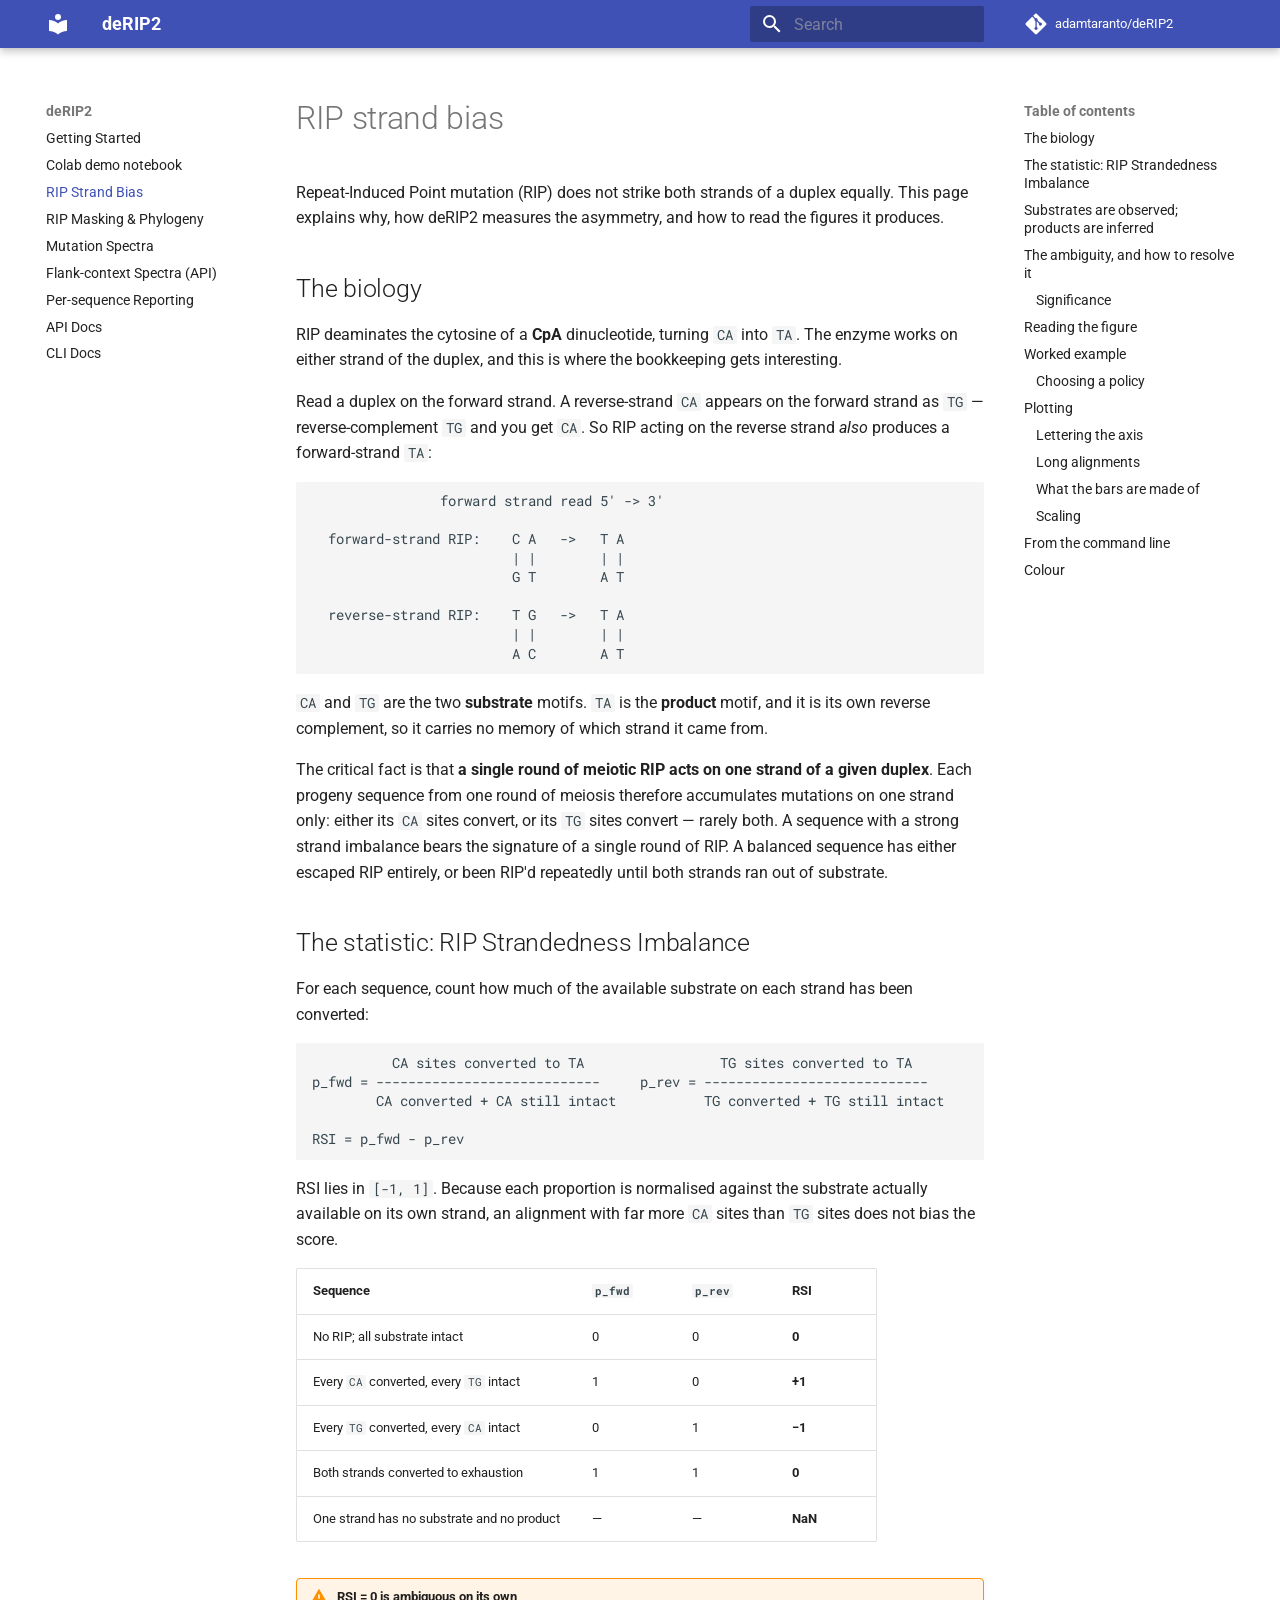
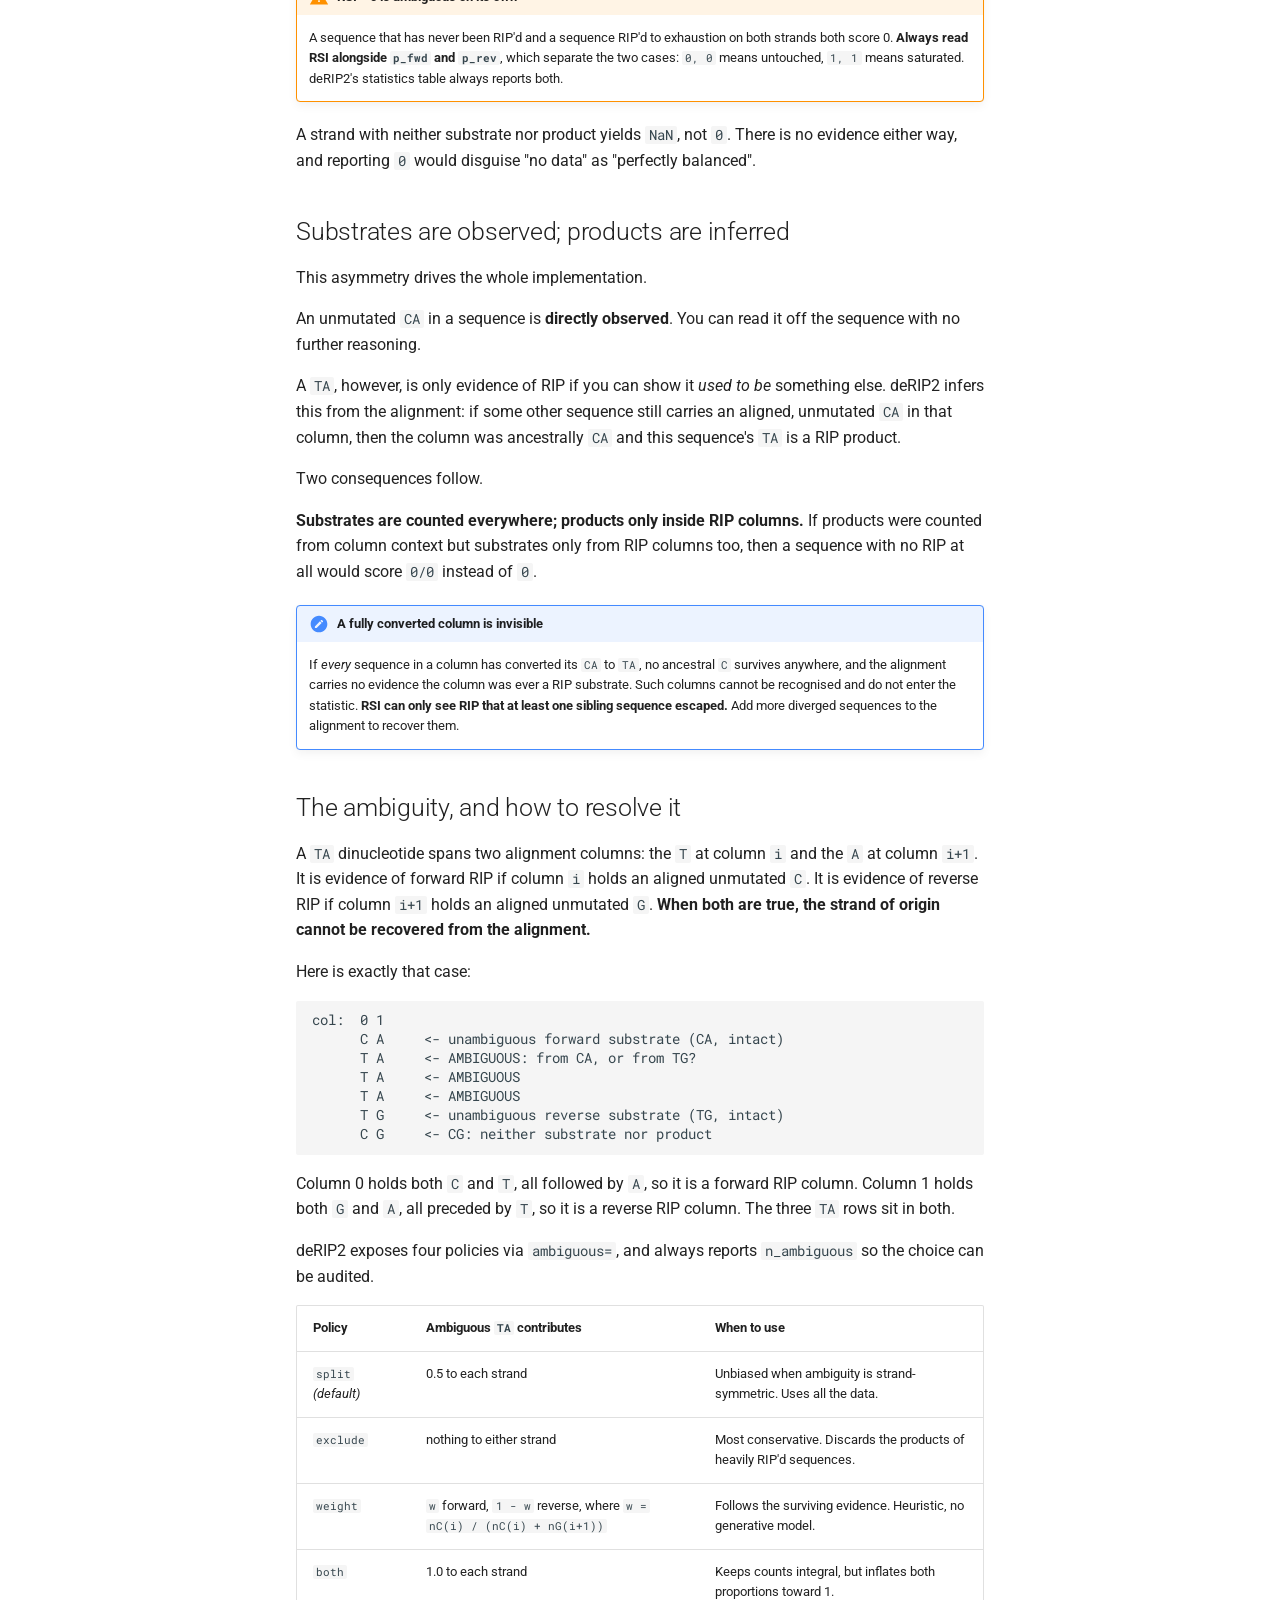
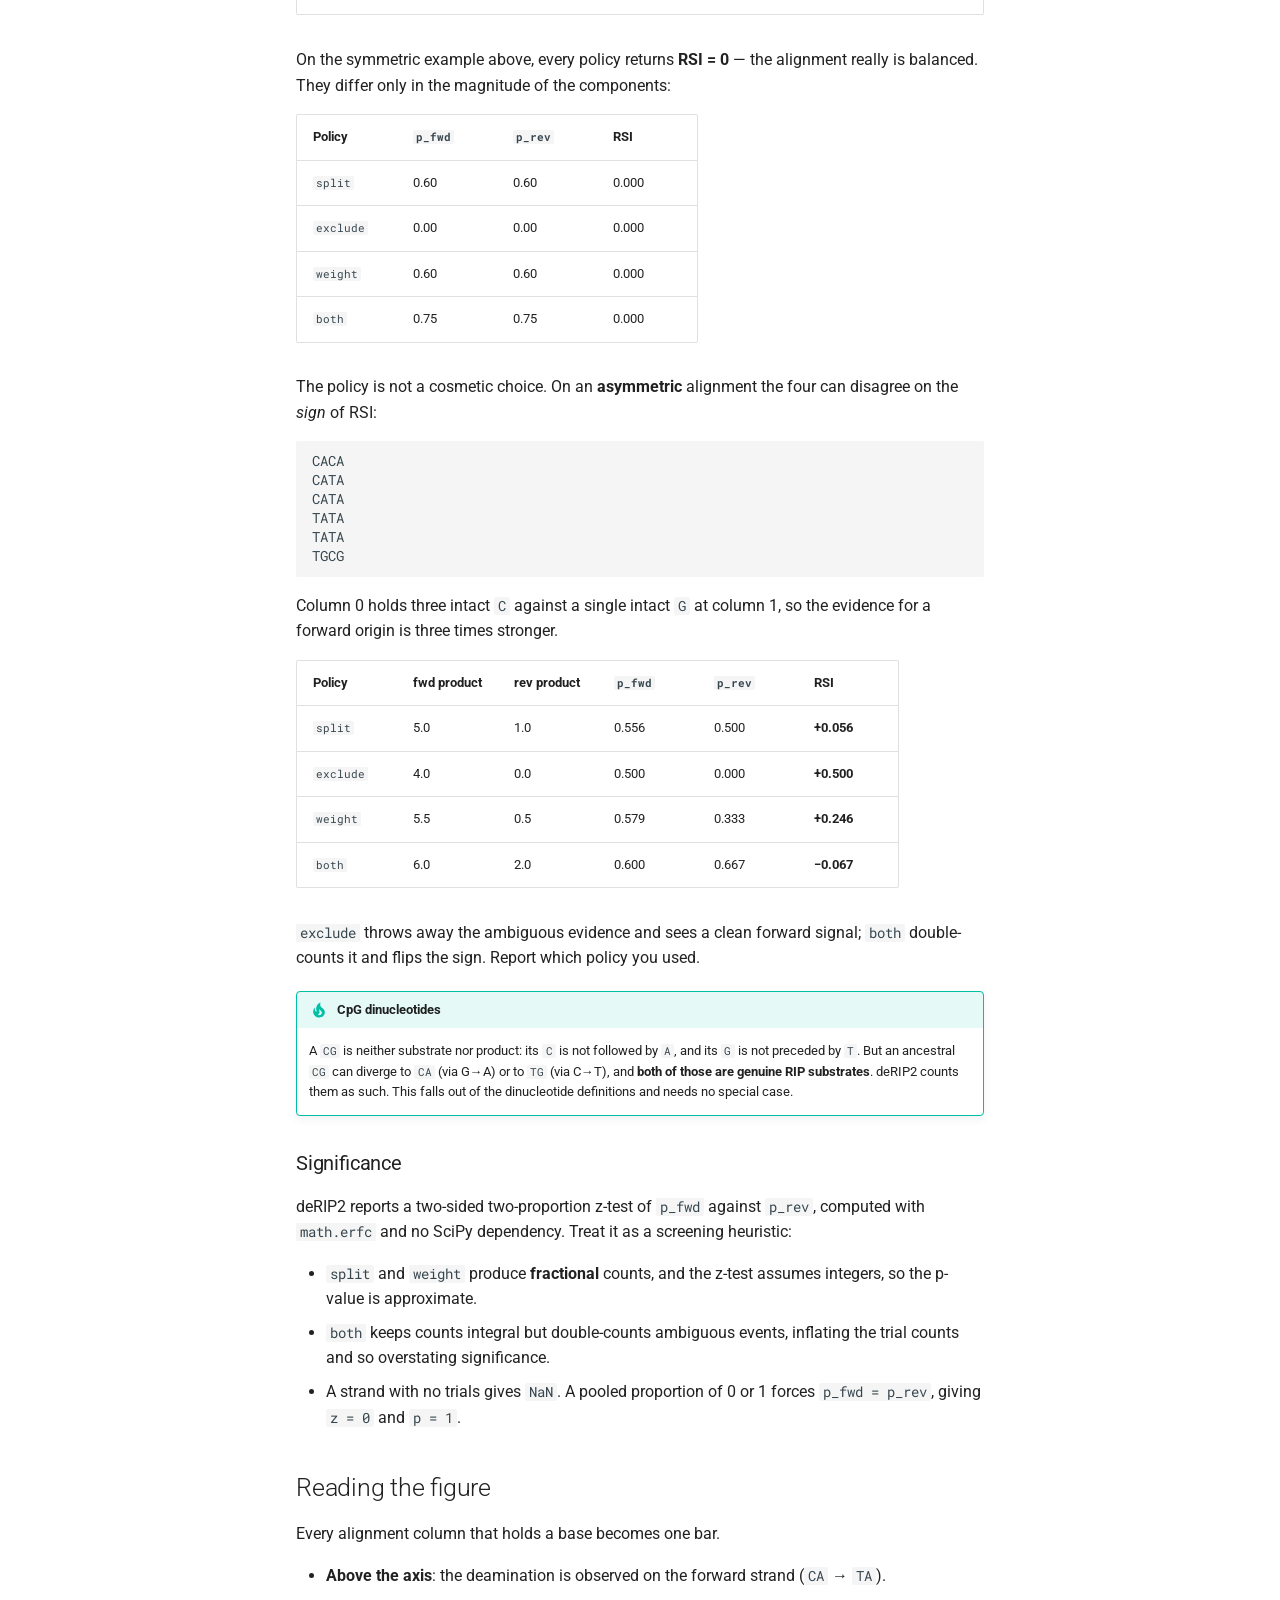
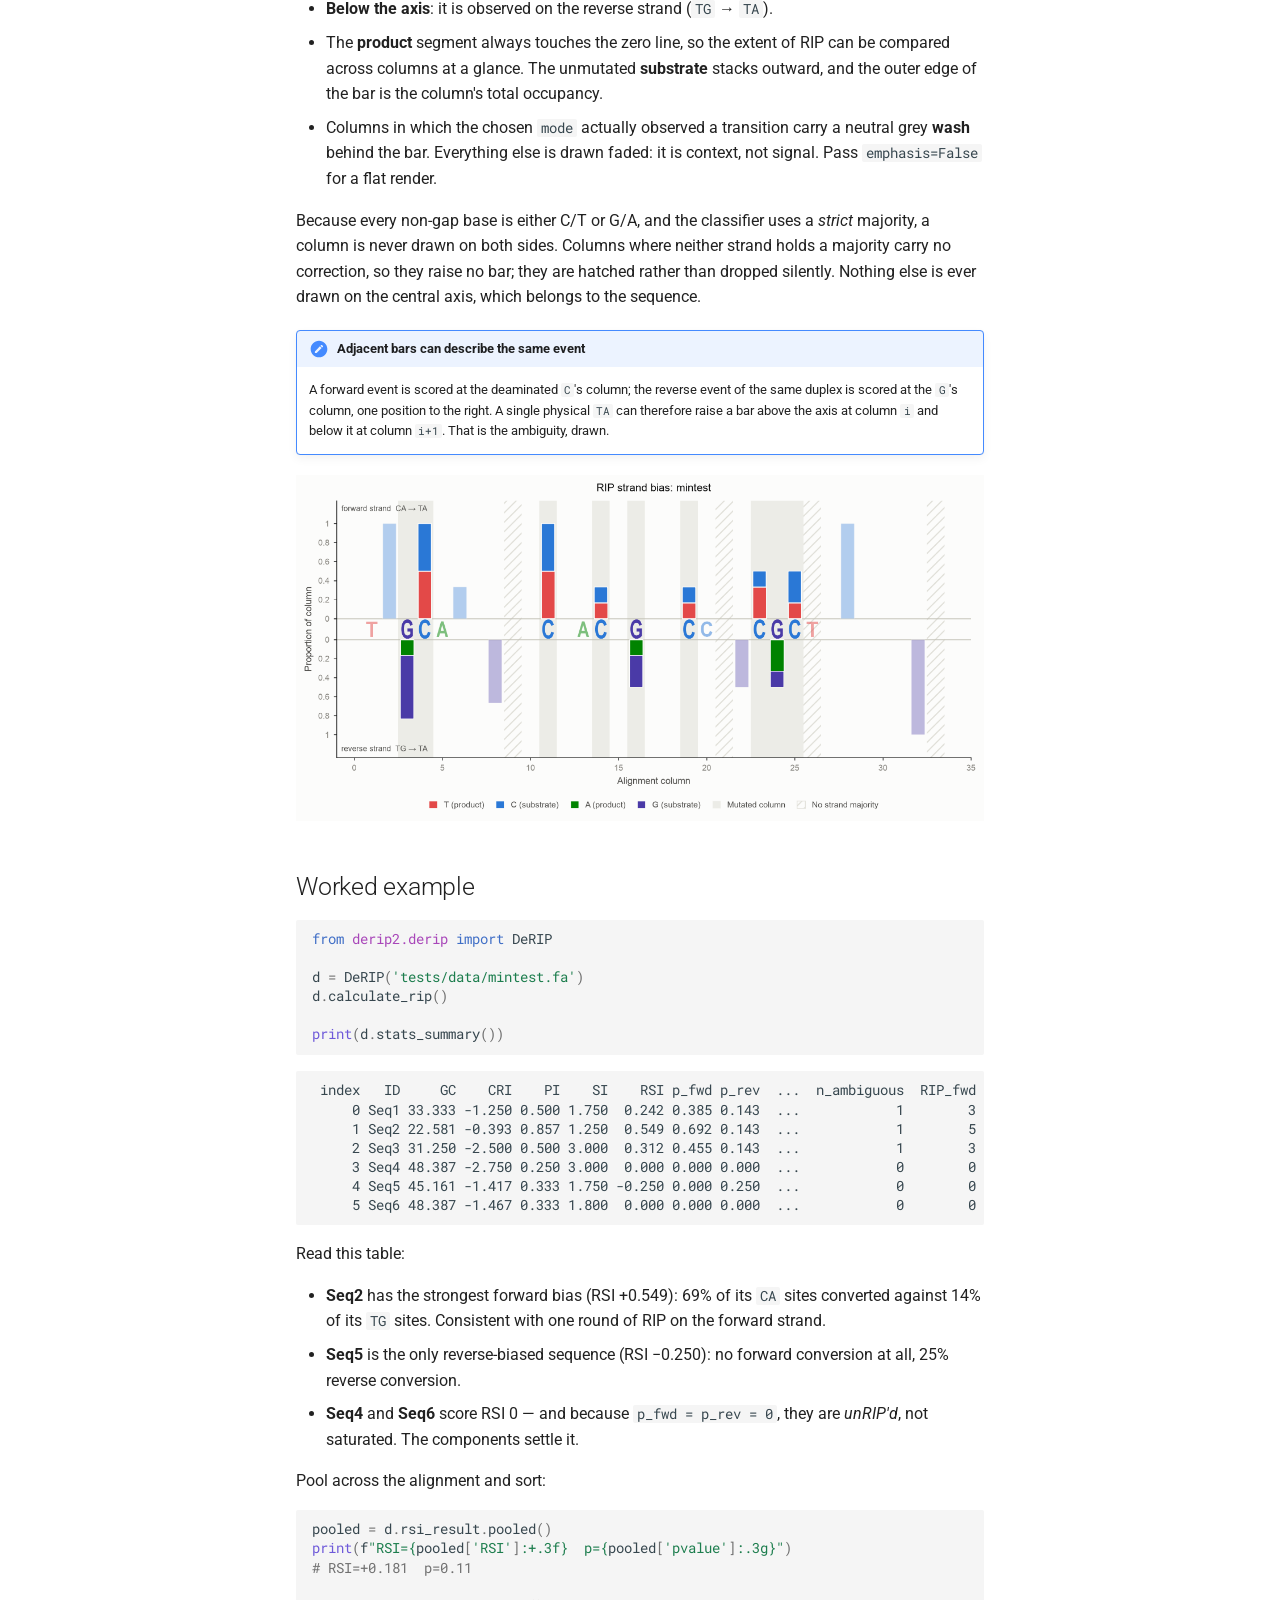
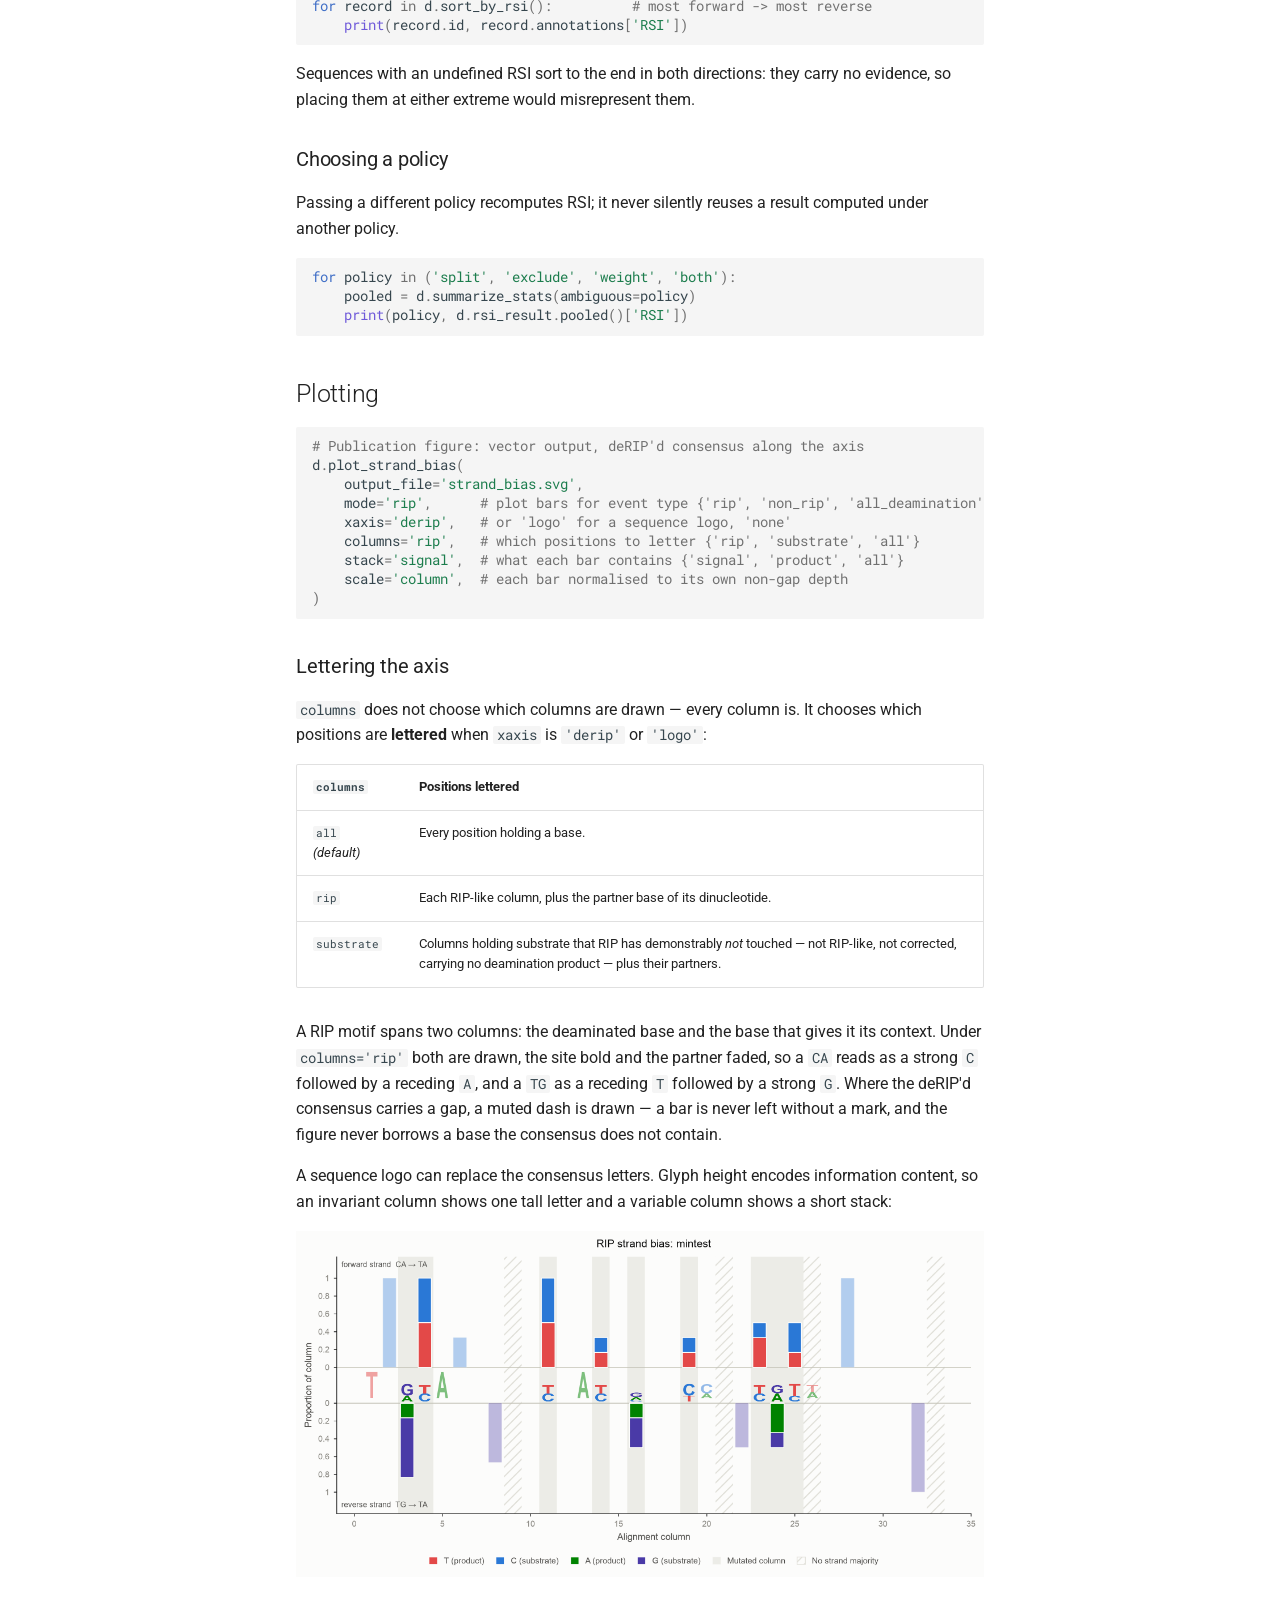
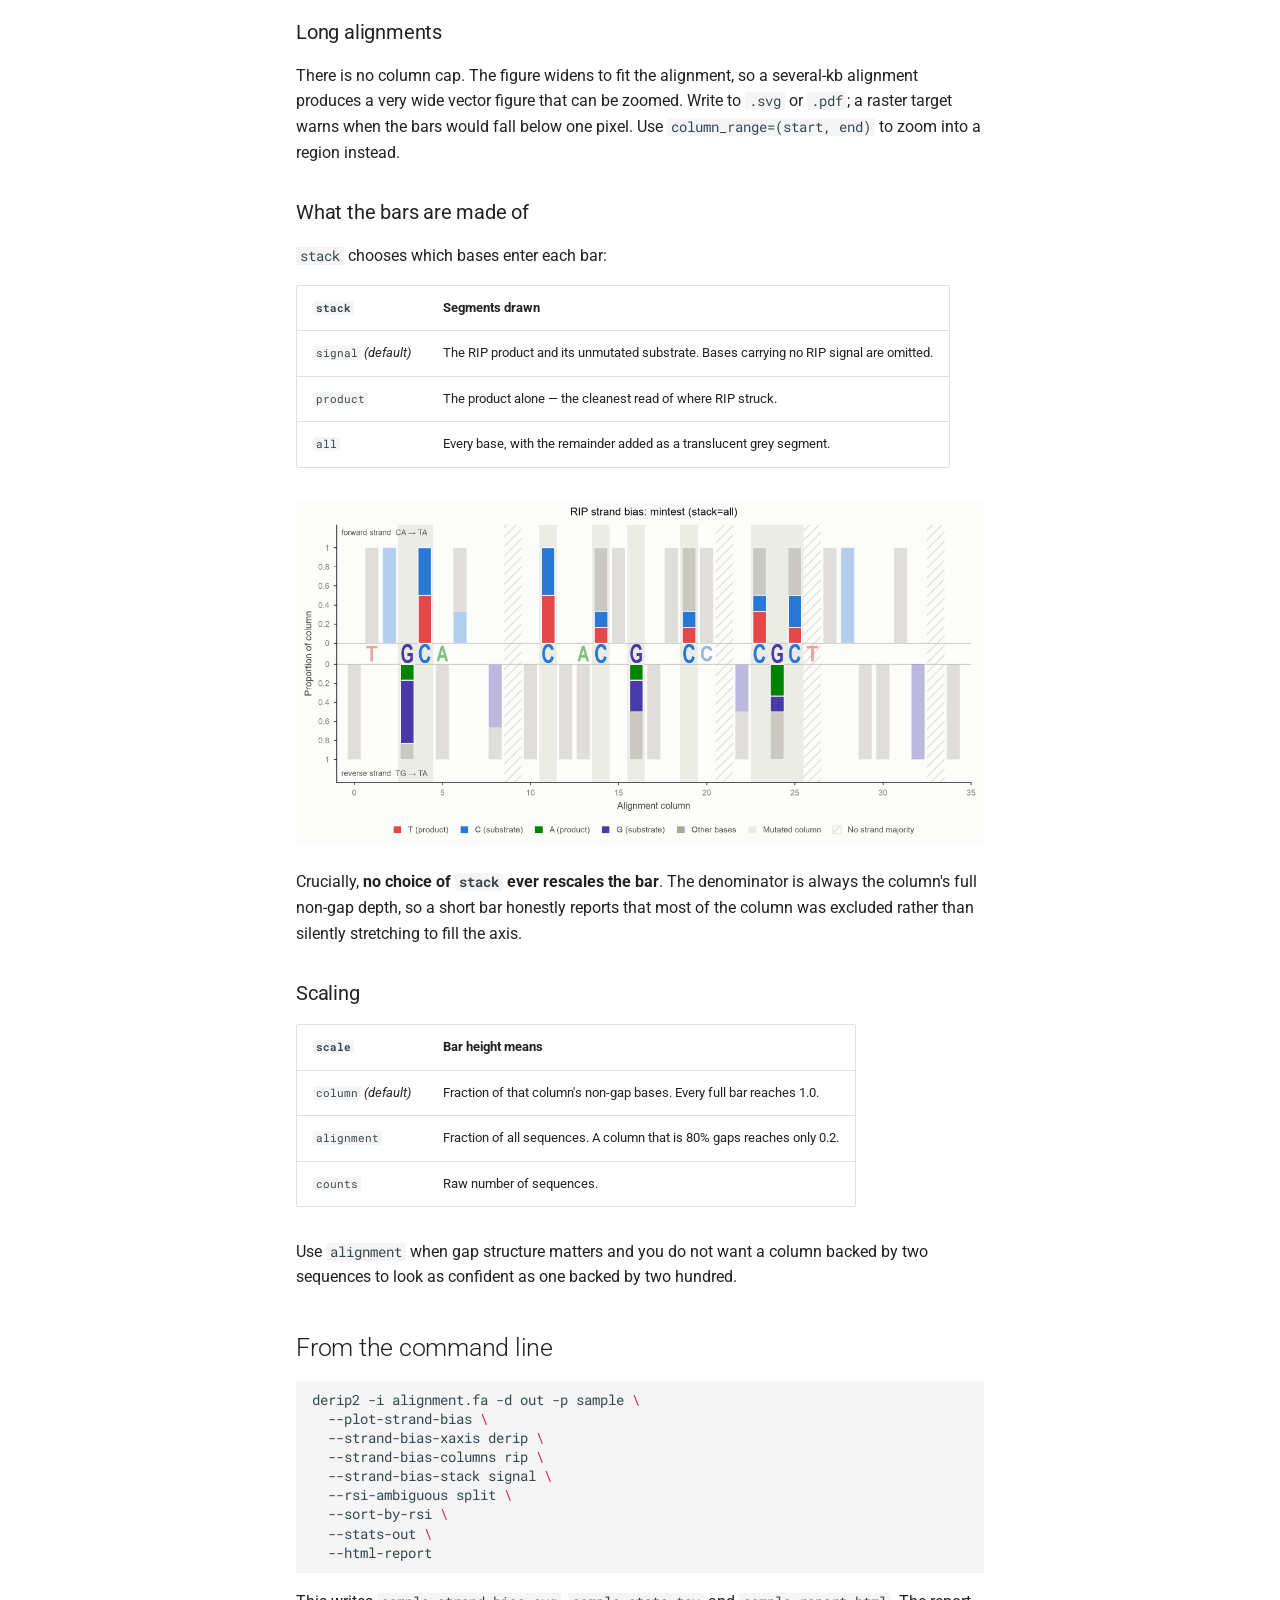
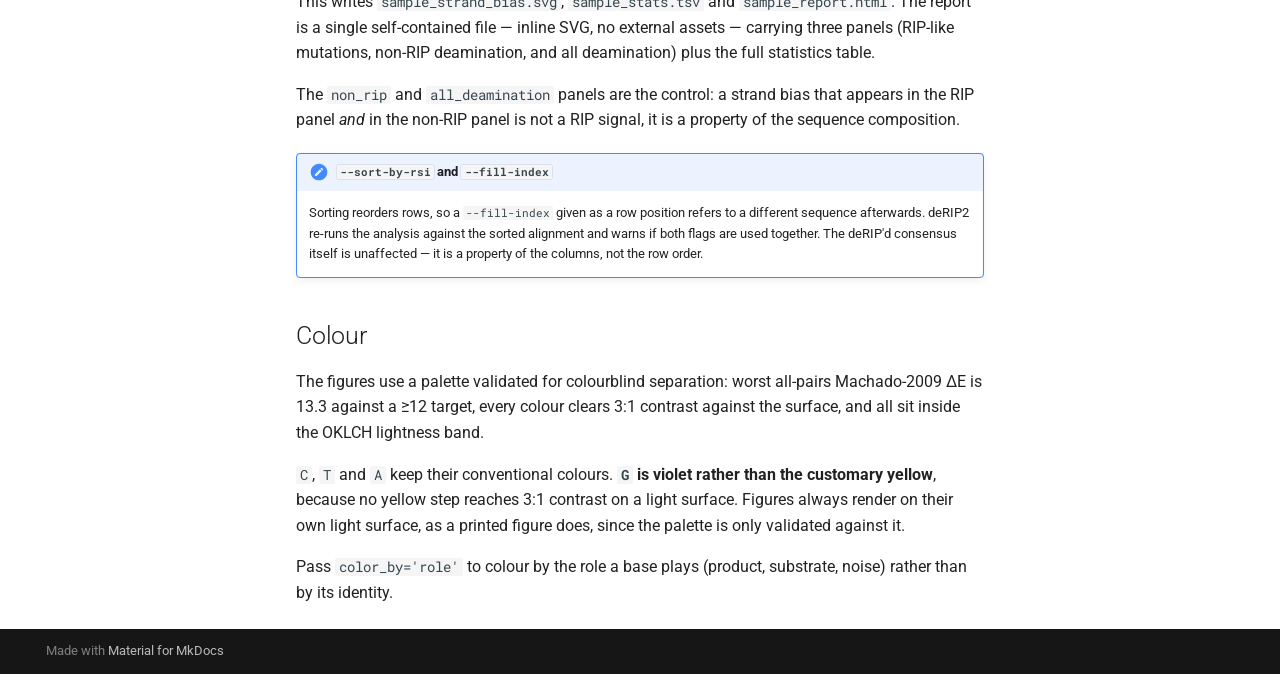
<file: tutorials/rip-strand-bias/index.html>
<!doctype html>
<html lang="en" class="no-js">
  <head>
    
      <meta charset="utf-8">
      <meta name="viewport" content="width=device-width,initial-scale=1">
      
        <meta name="description" content="Predict ancestral fungal transposon sequences by correcting for RIP-like mutations">
      
      
        <meta name="author" content="adamtaranto">
      
      
      
        <link rel="prev" href="../../tutorial/">
      
      
        <link rel="next" href="../rip-masking-phylogeny/">
      
      
        
      
      
      <link rel="icon" href="../../assets/images/favicon.png">
      <meta name="generator" content="mkdocs-1.6.1, mkdocs-material-9.7.6">
    
    
      
        <title>RIP Strand Bias - deRIP2</title>
      
    
    
      <link rel="stylesheet" href="../../assets/stylesheets/main.484c7ddc.min.css">
      
      


    
    
      
    
    
      
        
        
        <link rel="preconnect" href="https://fonts.gstatic.com" crossorigin>
        <link rel="stylesheet" href="https://fonts.googleapis.com/css?family=Roboto:300,300i,400,400i,700,700i%7CRoboto+Mono:400,400i,700,700i&display=fallback">
        <style>:root{--md-text-font:"Roboto";--md-code-font:"Roboto Mono"}</style>
      
    
    
      <link rel="stylesheet" href="../../assets/_mkdocstrings.css">
    
    <script>__md_scope=new URL("../..",location),__md_hash=e=>[...e].reduce(((e,_)=>(e<<5)-e+_.charCodeAt(0)),0),__md_get=(e,_=localStorage,t=__md_scope)=>JSON.parse(_.getItem(t.pathname+"."+e)),__md_set=(e,_,t=localStorage,a=__md_scope)=>{try{t.setItem(a.pathname+"."+e,JSON.stringify(_))}catch(e){}}</script>
    
      

    
    
  </head>
  
  
    <body dir="ltr">
  
    
    <input class="md-toggle" data-md-toggle="drawer" type="checkbox" id="__drawer" autocomplete="off">
    <input class="md-toggle" data-md-toggle="search" type="checkbox" id="__search" autocomplete="off">
    <label class="md-overlay" for="__drawer"></label>
    <div data-md-component="skip">
      
        
        <a href="#rip-strand-bias" class="md-skip">
          Skip to content
        </a>
      
    </div>
    <div data-md-component="announce">
      
    </div>
    
    
      

  

<header class="md-header md-header--shadow md-header--lifted" data-md-component="header">
  <nav class="md-header__inner md-grid" aria-label="Header">
    <a href="../.." title="deRIP2" class="md-header__button md-logo" aria-label="deRIP2" data-md-component="logo">
      
  
  <svg xmlns="http://www.w3.org/2000/svg" viewBox="0 0 24 24"><path d="M12 8a3 3 0 0 0 3-3 3 3 0 0 0-3-3 3 3 0 0 0-3 3 3 3 0 0 0 3 3m0 3.54C9.64 9.35 6.5 8 3 8v11c3.5 0 6.64 1.35 9 3.54 2.36-2.19 5.5-3.54 9-3.54V8c-3.5 0-6.64 1.35-9 3.54"/></svg>

    </a>
    <label class="md-header__button md-icon" for="__drawer">
      
      <svg xmlns="http://www.w3.org/2000/svg" viewBox="0 0 24 24"><path d="M3 6h18v2H3zm0 5h18v2H3zm0 5h18v2H3z"/></svg>
    </label>
    <div class="md-header__title" data-md-component="header-title">
      <div class="md-header__ellipsis">
        <div class="md-header__topic">
          <span class="md-ellipsis">
            deRIP2
          </span>
        </div>
        <div class="md-header__topic" data-md-component="header-topic">
          <span class="md-ellipsis">
            
              RIP Strand Bias
            
          </span>
        </div>
      </div>
    </div>
    
    
      <script>var palette=__md_get("__palette");if(palette&&palette.color){if("(prefers-color-scheme)"===palette.color.media){var media=matchMedia("(prefers-color-scheme: light)"),input=document.querySelector(media.matches?"[data-md-color-media='(prefers-color-scheme: light)']":"[data-md-color-media='(prefers-color-scheme: dark)']");palette.color.media=input.getAttribute("data-md-color-media"),palette.color.scheme=input.getAttribute("data-md-color-scheme"),palette.color.primary=input.getAttribute("data-md-color-primary"),palette.color.accent=input.getAttribute("data-md-color-accent")}for(var[key,value]of Object.entries(palette.color))document.body.setAttribute("data-md-color-"+key,value)}</script>
    
    
    
      
      
        <label class="md-header__button md-icon" for="__search">
          
          <svg xmlns="http://www.w3.org/2000/svg" viewBox="0 0 24 24"><path d="M9.5 3A6.5 6.5 0 0 1 16 9.5c0 1.61-.59 3.09-1.56 4.23l.27.27h.79l5 5-1.5 1.5-5-5v-.79l-.27-.27A6.52 6.52 0 0 1 9.5 16 6.5 6.5 0 0 1 3 9.5 6.5 6.5 0 0 1 9.5 3m0 2C7 5 5 7 5 9.5S7 14 9.5 14 14 12 14 9.5 12 5 9.5 5"/></svg>
        </label>
        <div class="md-search" data-md-component="search" role="dialog">
  <label class="md-search__overlay" for="__search"></label>
  <div class="md-search__inner" role="search">
    <form class="md-search__form" name="search">
      <input type="text" class="md-search__input" name="query" aria-label="Search" placeholder="Search" autocapitalize="off" autocorrect="off" autocomplete="off" spellcheck="false" data-md-component="search-query" required>
      <label class="md-search__icon md-icon" for="__search">
        
        <svg xmlns="http://www.w3.org/2000/svg" viewBox="0 0 24 24"><path d="M9.5 3A6.5 6.5 0 0 1 16 9.5c0 1.61-.59 3.09-1.56 4.23l.27.27h.79l5 5-1.5 1.5-5-5v-.79l-.27-.27A6.52 6.52 0 0 1 9.5 16 6.5 6.5 0 0 1 3 9.5 6.5 6.5 0 0 1 9.5 3m0 2C7 5 5 7 5 9.5S7 14 9.5 14 14 12 14 9.5 12 5 9.5 5"/></svg>
        
        <svg xmlns="http://www.w3.org/2000/svg" viewBox="0 0 24 24"><path d="M20 11v2H8l5.5 5.5-1.42 1.42L4.16 12l7.92-7.92L13.5 5.5 8 11z"/></svg>
      </label>
      <nav class="md-search__options" aria-label="Search">
        
        <button type="reset" class="md-search__icon md-icon" title="Clear" aria-label="Clear" tabindex="-1">
          
          <svg xmlns="http://www.w3.org/2000/svg" viewBox="0 0 24 24"><path d="M19 6.41 17.59 5 12 10.59 6.41 5 5 6.41 10.59 12 5 17.59 6.41 19 12 13.41 17.59 19 19 17.59 13.41 12z"/></svg>
        </button>
      </nav>
      
    </form>
    <div class="md-search__output">
      <div class="md-search__scrollwrap" tabindex="0" data-md-scrollfix>
        <div class="md-search-result" data-md-component="search-result">
          <div class="md-search-result__meta">
            Initializing search
          </div>
          <ol class="md-search-result__list" role="presentation"></ol>
        </div>
      </div>
    </div>
  </div>
</div>
      
    
    
      <div class="md-header__source">
        <a href="https://github.com/adamtaranto/deRIP2" title="Go to repository" class="md-source" data-md-component="source">
  <div class="md-source__icon md-icon">
    
    <svg xmlns="http://www.w3.org/2000/svg" viewBox="0 0 448 512"><!--! Font Awesome Free 7.1.0 by @fontawesome - https://fontawesome.com License - https://fontawesome.com/license/free (Icons: CC BY 4.0, Fonts: SIL OFL 1.1, Code: MIT License) Copyright 2025 Fonticons, Inc.--><path d="M439.6 236.1 244 40.5c-5.4-5.5-12.8-8.5-20.4-8.5s-15 3-20.4 8.4L162.5 81l51.5 51.5c27.1-9.1 52.7 16.8 43.4 43.7l49.7 49.7c34.2-11.8 61.2 31 35.5 56.7-26.5 26.5-70.2-2.9-56-37.3L240.3 199v121.9c25.3 12.5 22.3 41.8 9.1 55-6.4 6.4-15.2 10.1-24.3 10.1s-17.8-3.6-24.3-10.1c-17.6-17.6-11.1-46.9 11.2-56v-123c-20.8-8.5-24.6-30.7-18.6-45L142.6 101 8.5 235.1C3 240.6 0 247.9 0 255.5s3 15 8.5 20.4l195.6 195.7c5.4 5.4 12.7 8.4 20.4 8.4s15-3 20.4-8.4l194.7-194.7c5.4-5.4 8.4-12.8 8.4-20.4s-3-15-8.4-20.4"/></svg>
  </div>
  <div class="md-source__repository">
    adamtaranto/deRIP2
  </div>
</a>
      </div>
    
  </nav>
  
    
  
</header>
    
    <div class="md-container" data-md-component="container">
      
      
        
      
      <main class="md-main" data-md-component="main">
        <div class="md-main__inner md-grid">
          
            
              
              <div class="md-sidebar md-sidebar--primary" data-md-component="sidebar" data-md-type="navigation" >
                <div class="md-sidebar__scrollwrap">
                  <div class="md-sidebar__inner">
                    



<nav class="md-nav md-nav--primary" aria-label="Navigation" data-md-level="0">
  <label class="md-nav__title" for="__drawer">
    <a href="../.." title="deRIP2" class="md-nav__button md-logo" aria-label="deRIP2" data-md-component="logo">
      
  
  <svg xmlns="http://www.w3.org/2000/svg" viewBox="0 0 24 24"><path d="M12 8a3 3 0 0 0 3-3 3 3 0 0 0-3-3 3 3 0 0 0-3 3 3 3 0 0 0 3 3m0 3.54C9.64 9.35 6.5 8 3 8v11c3.5 0 6.64 1.35 9 3.54 2.36-2.19 5.5-3.54 9-3.54V8c-3.5 0-6.64 1.35-9 3.54"/></svg>

    </a>
    deRIP2
  </label>
  
    <div class="md-nav__source">
      <a href="https://github.com/adamtaranto/deRIP2" title="Go to repository" class="md-source" data-md-component="source">
  <div class="md-source__icon md-icon">
    
    <svg xmlns="http://www.w3.org/2000/svg" viewBox="0 0 448 512"><!--! Font Awesome Free 7.1.0 by @fontawesome - https://fontawesome.com License - https://fontawesome.com/license/free (Icons: CC BY 4.0, Fonts: SIL OFL 1.1, Code: MIT License) Copyright 2025 Fonticons, Inc.--><path d="M439.6 236.1 244 40.5c-5.4-5.5-12.8-8.5-20.4-8.5s-15 3-20.4 8.4L162.5 81l51.5 51.5c27.1-9.1 52.7 16.8 43.4 43.7l49.7 49.7c34.2-11.8 61.2 31 35.5 56.7-26.5 26.5-70.2-2.9-56-37.3L240.3 199v121.9c25.3 12.5 22.3 41.8 9.1 55-6.4 6.4-15.2 10.1-24.3 10.1s-17.8-3.6-24.3-10.1c-17.6-17.6-11.1-46.9 11.2-56v-123c-20.8-8.5-24.6-30.7-18.6-45L142.6 101 8.5 235.1C3 240.6 0 247.9 0 255.5s3 15 8.5 20.4l195.6 195.7c5.4 5.4 12.7 8.4 20.4 8.4s15-3 20.4-8.4l194.7-194.7c5.4-5.4 8.4-12.8 8.4-20.4s-3-15-8.4-20.4"/></svg>
  </div>
  <div class="md-source__repository">
    adamtaranto/deRIP2
  </div>
</a>
    </div>
  
  <ul class="md-nav__list" data-md-scrollfix>
    
      
      
  
  
  
  
    <li class="md-nav__item">
      <a href="../.." class="md-nav__link">
        
  
  
  <span class="md-ellipsis">
    
  
    Getting Started
  

    
  </span>
  
  

      </a>
    </li>
  

    
      
      
  
  
  
  
    <li class="md-nav__item">
      <a href="../../tutorial/" class="md-nav__link">
        
  
  
  <span class="md-ellipsis">
    
  
    Colab demo notebook
  

    
  </span>
  
  

      </a>
    </li>
  

    
      
      
  
  
    
  
  
  
    <li class="md-nav__item md-nav__item--active">
      
      <input class="md-nav__toggle md-toggle" type="checkbox" id="__toc">
      
      
        
      
      
        <label class="md-nav__link md-nav__link--active" for="__toc">
          
  
  
  <span class="md-ellipsis">
    
  
    RIP Strand Bias
  

    
  </span>
  
  

          <span class="md-nav__icon md-icon"></span>
        </label>
      
      <a href="./" class="md-nav__link md-nav__link--active">
        
  
  
  <span class="md-ellipsis">
    
  
    RIP Strand Bias
  

    
  </span>
  
  

      </a>
      
        

<nav class="md-nav md-nav--secondary" aria-label="Table of contents">
  
  
  
    
  
  
    <label class="md-nav__title" for="__toc">
      <span class="md-nav__icon md-icon"></span>
      Table of contents
    </label>
    <ul class="md-nav__list" data-md-component="toc" data-md-scrollfix>
      
        <li class="md-nav__item">
  <a href="#the-biology" class="md-nav__link">
    <span class="md-ellipsis">
      
        The biology
      
    </span>
  </a>
  
</li>
      
        <li class="md-nav__item">
  <a href="#the-statistic-rip-strandedness-imbalance" class="md-nav__link">
    <span class="md-ellipsis">
      
        The statistic: RIP Strandedness Imbalance
      
    </span>
  </a>
  
</li>
      
        <li class="md-nav__item">
  <a href="#substrates-are-observed-products-are-inferred" class="md-nav__link">
    <span class="md-ellipsis">
      
        Substrates are observed; products are inferred
      
    </span>
  </a>
  
</li>
      
        <li class="md-nav__item">
  <a href="#the-ambiguity-and-how-to-resolve-it" class="md-nav__link">
    <span class="md-ellipsis">
      
        The ambiguity, and how to resolve it
      
    </span>
  </a>
  
    <nav class="md-nav" aria-label="The ambiguity, and how to resolve it">
      <ul class="md-nav__list">
        
          <li class="md-nav__item">
  <a href="#significance" class="md-nav__link">
    <span class="md-ellipsis">
      
        Significance
      
    </span>
  </a>
  
</li>
        
      </ul>
    </nav>
  
</li>
      
        <li class="md-nav__item">
  <a href="#reading-the-figure" class="md-nav__link">
    <span class="md-ellipsis">
      
        Reading the figure
      
    </span>
  </a>
  
</li>
      
        <li class="md-nav__item">
  <a href="#worked-example" class="md-nav__link">
    <span class="md-ellipsis">
      
        Worked example
      
    </span>
  </a>
  
    <nav class="md-nav" aria-label="Worked example">
      <ul class="md-nav__list">
        
          <li class="md-nav__item">
  <a href="#choosing-a-policy" class="md-nav__link">
    <span class="md-ellipsis">
      
        Choosing a policy
      
    </span>
  </a>
  
</li>
        
      </ul>
    </nav>
  
</li>
      
        <li class="md-nav__item">
  <a href="#plotting" class="md-nav__link">
    <span class="md-ellipsis">
      
        Plotting
      
    </span>
  </a>
  
    <nav class="md-nav" aria-label="Plotting">
      <ul class="md-nav__list">
        
          <li class="md-nav__item">
  <a href="#lettering-the-axis" class="md-nav__link">
    <span class="md-ellipsis">
      
        Lettering the axis
      
    </span>
  </a>
  
</li>
        
          <li class="md-nav__item">
  <a href="#long-alignments" class="md-nav__link">
    <span class="md-ellipsis">
      
        Long alignments
      
    </span>
  </a>
  
</li>
        
          <li class="md-nav__item">
  <a href="#what-the-bars-are-made-of" class="md-nav__link">
    <span class="md-ellipsis">
      
        What the bars are made of
      
    </span>
  </a>
  
</li>
        
          <li class="md-nav__item">
  <a href="#scaling" class="md-nav__link">
    <span class="md-ellipsis">
      
        Scaling
      
    </span>
  </a>
  
</li>
        
      </ul>
    </nav>
  
</li>
      
        <li class="md-nav__item">
  <a href="#from-the-command-line" class="md-nav__link">
    <span class="md-ellipsis">
      
        From the command line
      
    </span>
  </a>
  
</li>
      
        <li class="md-nav__item">
  <a href="#colour" class="md-nav__link">
    <span class="md-ellipsis">
      
        Colour
      
    </span>
  </a>
  
</li>
      
    </ul>
  
</nav>
      
    </li>
  

    
      
      
  
  
  
  
    <li class="md-nav__item">
      <a href="../rip-masking-phylogeny/" class="md-nav__link">
        
  
  
  <span class="md-ellipsis">
    
  
    RIP Masking & Phylogeny
  

    
  </span>
  
  

      </a>
    </li>
  

    
      
      
  
  
  
  
    <li class="md-nav__item">
      <a href="../mutation-spectra/" class="md-nav__link">
        
  
  
  <span class="md-ellipsis">
    
  
    Mutation Spectra
  

    
  </span>
  
  

      </a>
    </li>
  

    
      
      
  
  
  
  
    <li class="md-nav__item">
      <a href="../flank-context-spectra/" class="md-nav__link">
        
  
  
  <span class="md-ellipsis">
    
  
    Flank-context Spectra (API)
  

    
  </span>
  
  

      </a>
    </li>
  

    
      
      
  
  
  
  
    <li class="md-nav__item">
      <a href="../per-sequence-reporting/" class="md-nav__link">
        
  
  
  <span class="md-ellipsis">
    
  
    Per-sequence Reporting
  

    
  </span>
  
  

      </a>
    </li>
  

    
      
      
  
  
  
  
    <li class="md-nav__item">
      <a href="../../api-docs/deRIP_API/" class="md-nav__link">
        
  
  
  <span class="md-ellipsis">
    
  
    API Docs
  

    
  </span>
  
  

      </a>
    </li>
  

    
      
      
  
  
  
  
    <li class="md-nav__item">
      <a href="../../cli-docs/deRIP_cmd_line/" class="md-nav__link">
        
  
  
  <span class="md-ellipsis">
    
  
    CLI Docs
  

    
  </span>
  
  

      </a>
    </li>
  

    
  </ul>
</nav>
                  </div>
                </div>
              </div>
            
            
              
              <div class="md-sidebar md-sidebar--secondary" data-md-component="sidebar" data-md-type="toc" >
                <div class="md-sidebar__scrollwrap">
                  <div class="md-sidebar__inner">
                    

<nav class="md-nav md-nav--secondary" aria-label="Table of contents">
  
  
  
    
  
  
    <label class="md-nav__title" for="__toc">
      <span class="md-nav__icon md-icon"></span>
      Table of contents
    </label>
    <ul class="md-nav__list" data-md-component="toc" data-md-scrollfix>
      
        <li class="md-nav__item">
  <a href="#the-biology" class="md-nav__link">
    <span class="md-ellipsis">
      
        The biology
      
    </span>
  </a>
  
</li>
      
        <li class="md-nav__item">
  <a href="#the-statistic-rip-strandedness-imbalance" class="md-nav__link">
    <span class="md-ellipsis">
      
        The statistic: RIP Strandedness Imbalance
      
    </span>
  </a>
  
</li>
      
        <li class="md-nav__item">
  <a href="#substrates-are-observed-products-are-inferred" class="md-nav__link">
    <span class="md-ellipsis">
      
        Substrates are observed; products are inferred
      
    </span>
  </a>
  
</li>
      
        <li class="md-nav__item">
  <a href="#the-ambiguity-and-how-to-resolve-it" class="md-nav__link">
    <span class="md-ellipsis">
      
        The ambiguity, and how to resolve it
      
    </span>
  </a>
  
    <nav class="md-nav" aria-label="The ambiguity, and how to resolve it">
      <ul class="md-nav__list">
        
          <li class="md-nav__item">
  <a href="#significance" class="md-nav__link">
    <span class="md-ellipsis">
      
        Significance
      
    </span>
  </a>
  
</li>
        
      </ul>
    </nav>
  
</li>
      
        <li class="md-nav__item">
  <a href="#reading-the-figure" class="md-nav__link">
    <span class="md-ellipsis">
      
        Reading the figure
      
    </span>
  </a>
  
</li>
      
        <li class="md-nav__item">
  <a href="#worked-example" class="md-nav__link">
    <span class="md-ellipsis">
      
        Worked example
      
    </span>
  </a>
  
    <nav class="md-nav" aria-label="Worked example">
      <ul class="md-nav__list">
        
          <li class="md-nav__item">
  <a href="#choosing-a-policy" class="md-nav__link">
    <span class="md-ellipsis">
      
        Choosing a policy
      
    </span>
  </a>
  
</li>
        
      </ul>
    </nav>
  
</li>
      
        <li class="md-nav__item">
  <a href="#plotting" class="md-nav__link">
    <span class="md-ellipsis">
      
        Plotting
      
    </span>
  </a>
  
    <nav class="md-nav" aria-label="Plotting">
      <ul class="md-nav__list">
        
          <li class="md-nav__item">
  <a href="#lettering-the-axis" class="md-nav__link">
    <span class="md-ellipsis">
      
        Lettering the axis
      
    </span>
  </a>
  
</li>
        
          <li class="md-nav__item">
  <a href="#long-alignments" class="md-nav__link">
    <span class="md-ellipsis">
      
        Long alignments
      
    </span>
  </a>
  
</li>
        
          <li class="md-nav__item">
  <a href="#what-the-bars-are-made-of" class="md-nav__link">
    <span class="md-ellipsis">
      
        What the bars are made of
      
    </span>
  </a>
  
</li>
        
          <li class="md-nav__item">
  <a href="#scaling" class="md-nav__link">
    <span class="md-ellipsis">
      
        Scaling
      
    </span>
  </a>
  
</li>
        
      </ul>
    </nav>
  
</li>
      
        <li class="md-nav__item">
  <a href="#from-the-command-line" class="md-nav__link">
    <span class="md-ellipsis">
      
        From the command line
      
    </span>
  </a>
  
</li>
      
        <li class="md-nav__item">
  <a href="#colour" class="md-nav__link">
    <span class="md-ellipsis">
      
        Colour
      
    </span>
  </a>
  
</li>
      
    </ul>
  
</nav>
                  </div>
                </div>
              </div>
            
          
          
            <div class="md-content" data-md-component="content">
              
              <article class="md-content__inner md-typeset">
                
                  



<h1 id="rip-strand-bias">RIP strand bias</h1>
<p>Repeat-Induced Point mutation (RIP) does not strike both strands of a duplex
equally. This page explains why, how deRIP2 measures the asymmetry, and how to
read the figures it produces.</p>
<h2 id="the-biology">The biology</h2>
<p>RIP deaminates the cytosine of a <strong>CpA</strong> dinucleotide, turning <code>CA</code> into <code>TA</code>.
The enzyme works on either strand of the duplex, and this is where the
bookkeeping gets interesting.</p>
<p>Read a duplex on the forward strand. A reverse-strand <code>CA</code> appears on the
forward strand as <code>TG</code> — reverse-complement <code>TG</code> and you get <code>CA</code>. So RIP acting
on the reverse strand <em>also</em> produces a forward-strand <code>TA</code>:</p>
<div class="highlight"><pre><span></span><code><a id="__codelineno-0-1" name="__codelineno-0-1" href="#__codelineno-0-1"></a>                forward strand read 5&#39; -&gt; 3&#39;
<a id="__codelineno-0-2" name="__codelineno-0-2" href="#__codelineno-0-2"></a>
<a id="__codelineno-0-3" name="__codelineno-0-3" href="#__codelineno-0-3"></a>  forward-strand RIP:    C A   -&gt;   T A
<a id="__codelineno-0-4" name="__codelineno-0-4" href="#__codelineno-0-4"></a>                         | |        | |
<a id="__codelineno-0-5" name="__codelineno-0-5" href="#__codelineno-0-5"></a>                         G T        A T
<a id="__codelineno-0-6" name="__codelineno-0-6" href="#__codelineno-0-6"></a>
<a id="__codelineno-0-7" name="__codelineno-0-7" href="#__codelineno-0-7"></a>  reverse-strand RIP:    T G   -&gt;   T A
<a id="__codelineno-0-8" name="__codelineno-0-8" href="#__codelineno-0-8"></a>                         | |        | |
<a id="__codelineno-0-9" name="__codelineno-0-9" href="#__codelineno-0-9"></a>                         A C        A T
</code></pre></div>
<p><code>CA</code> and <code>TG</code> are the two <strong>substrate</strong> motifs. <code>TA</code> is the <strong>product</strong> motif,
and it is its own reverse complement, so it carries no memory of which strand it
came from.</p>
<p>The critical fact is that <strong>a single round of meiotic RIP acts on one strand of
a given duplex</strong>. Each progeny sequence from one round of meiosis therefore
accumulates mutations on one strand only: either its <code>CA</code> sites convert, or its
<code>TG</code> sites convert — rarely both. A sequence with a strong strand imbalance
bears the signature of a single round of RIP. A balanced sequence has either
escaped RIP entirely, or been RIP'd repeatedly until both strands ran out of
substrate.</p>
<h2 id="the-statistic-rip-strandedness-imbalance">The statistic: RIP Strandedness Imbalance</h2>
<p>For each sequence, count how much of the available substrate on each strand has
been converted:</p>
<div class="highlight"><pre><span></span><code><a id="__codelineno-1-1" name="__codelineno-1-1" href="#__codelineno-1-1"></a>          CA sites converted to TA                 TG sites converted to TA
<a id="__codelineno-1-2" name="__codelineno-1-2" href="#__codelineno-1-2"></a>p_fwd = ----------------------------     p_rev = ----------------------------
<a id="__codelineno-1-3" name="__codelineno-1-3" href="#__codelineno-1-3"></a>        CA converted + CA still intact           TG converted + TG still intact
<a id="__codelineno-1-4" name="__codelineno-1-4" href="#__codelineno-1-4"></a>
<a id="__codelineno-1-5" name="__codelineno-1-5" href="#__codelineno-1-5"></a>RSI = p_fwd - p_rev
</code></pre></div>
<p>RSI lies in <code>[-1, 1]</code>. Because each proportion is normalised against the
substrate actually available on its own strand, an alignment with far more <code>CA</code>
sites than <code>TG</code> sites does not bias the score.</p>
<table>
<thead>
<tr>
<th>Sequence</th>
<th><code>p_fwd</code></th>
<th><code>p_rev</code></th>
<th>RSI</th>
</tr>
</thead>
<tbody>
<tr>
<td>No RIP; all substrate intact</td>
<td>0</td>
<td>0</td>
<td><strong>0</strong></td>
</tr>
<tr>
<td>Every <code>CA</code> converted, every <code>TG</code> intact</td>
<td>1</td>
<td>0</td>
<td><strong>+1</strong></td>
</tr>
<tr>
<td>Every <code>TG</code> converted, every <code>CA</code> intact</td>
<td>0</td>
<td>1</td>
<td><strong>−1</strong></td>
</tr>
<tr>
<td>Both strands converted to exhaustion</td>
<td>1</td>
<td>1</td>
<td><strong>0</strong></td>
</tr>
<tr>
<td>One strand has no substrate and no product</td>
<td>—</td>
<td>—</td>
<td><strong>NaN</strong></td>
</tr>
</tbody>
</table>
<div class="admonition warning">
<p class="admonition-title">RSI = 0 is ambiguous on its own</p>
<p>A sequence that has never been RIP'd and a sequence RIP'd to exhaustion on
both strands both score 0. <strong>Always read RSI alongside <code>p_fwd</code> and
<code>p_rev</code></strong>, which separate the two cases: <code>0, 0</code> means untouched, <code>1, 1</code>
means saturated. deRIP2's statistics table always reports both.</p>
</div>
<p>A strand with neither substrate nor product yields <code>NaN</code>, not <code>0</code>. There is no
evidence either way, and reporting <code>0</code> would disguise "no data" as "perfectly
balanced".</p>
<h2 id="substrates-are-observed-products-are-inferred">Substrates are observed; products are inferred</h2>
<p>This asymmetry drives the whole implementation.</p>
<p>An unmutated <code>CA</code> in a sequence is <strong>directly observed</strong>. You can read it off the
sequence with no further reasoning.</p>
<p>A <code>TA</code>, however, is only evidence of RIP if you can show it <em>used to be</em>
something else. deRIP2 infers this from the alignment: if some other sequence
still carries an aligned, unmutated <code>CA</code> in that column, then the column was
ancestrally <code>CA</code> and this sequence's <code>TA</code> is a RIP product.</p>
<p>Two consequences follow.</p>
<p><strong>Substrates are counted everywhere; products only inside RIP columns.</strong> If
products were counted from column context but substrates only from RIP columns
too, then a sequence with no RIP at all would score <code>0/0</code> instead of <code>0</code>.</p>
<div class="admonition note">
<p class="admonition-title">A fully converted column is invisible</p>
<p>If <em>every</em> sequence in a column has converted its <code>CA</code> to <code>TA</code>, no ancestral
<code>C</code> survives anywhere, and the alignment carries no evidence the column was
ever a RIP substrate. Such columns cannot be recognised and do not enter the
statistic. <strong>RSI can only see RIP that at least one sibling sequence
escaped.</strong> Add more diverged sequences to the alignment to recover them.</p>
</div>
<h2 id="the-ambiguity-and-how-to-resolve-it">The ambiguity, and how to resolve it</h2>
<p>A <code>TA</code> dinucleotide spans two alignment columns: the <code>T</code> at column <code>i</code> and the
<code>A</code> at column <code>i+1</code>. It is evidence of forward RIP if column <code>i</code> holds an aligned
unmutated <code>C</code>. It is evidence of reverse RIP if column <code>i+1</code> holds an aligned
unmutated <code>G</code>. <strong>When both are true, the strand of origin cannot be recovered
from the alignment.</strong></p>
<p>Here is exactly that case:</p>
<div class="highlight"><pre><span></span><code><a id="__codelineno-2-1" name="__codelineno-2-1" href="#__codelineno-2-1"></a>col:  0 1
<a id="__codelineno-2-2" name="__codelineno-2-2" href="#__codelineno-2-2"></a>      C A     &lt;- unambiguous forward substrate (CA, intact)
<a id="__codelineno-2-3" name="__codelineno-2-3" href="#__codelineno-2-3"></a>      T A     &lt;- AMBIGUOUS: from CA, or from TG?
<a id="__codelineno-2-4" name="__codelineno-2-4" href="#__codelineno-2-4"></a>      T A     &lt;- AMBIGUOUS
<a id="__codelineno-2-5" name="__codelineno-2-5" href="#__codelineno-2-5"></a>      T A     &lt;- AMBIGUOUS
<a id="__codelineno-2-6" name="__codelineno-2-6" href="#__codelineno-2-6"></a>      T G     &lt;- unambiguous reverse substrate (TG, intact)
<a id="__codelineno-2-7" name="__codelineno-2-7" href="#__codelineno-2-7"></a>      C G     &lt;- CG: neither substrate nor product
</code></pre></div>
<p>Column 0 holds both <code>C</code> and <code>T</code>, all followed by <code>A</code>, so it is a forward RIP
column. Column 1 holds both <code>G</code> and <code>A</code>, all preceded by <code>T</code>, so it is a reverse
RIP column. The three <code>TA</code> rows sit in both.</p>
<p>deRIP2 exposes four policies via <code>ambiguous=</code>, and always reports
<code>n_ambiguous</code> so the choice can be audited.</p>
<table>
<thead>
<tr>
<th>Policy</th>
<th>Ambiguous <code>TA</code> contributes</th>
<th>When to use</th>
</tr>
</thead>
<tbody>
<tr>
<td><code>split</code> <em>(default)</em></td>
<td>0.5 to each strand</td>
<td>Unbiased when ambiguity is strand-symmetric. Uses all the data.</td>
</tr>
<tr>
<td><code>exclude</code></td>
<td>nothing to either strand</td>
<td>Most conservative. Discards the products of heavily RIP'd sequences.</td>
</tr>
<tr>
<td><code>weight</code></td>
<td><code>w</code> forward, <code>1 - w</code> reverse, where <code>w = nC(i) / (nC(i) + nG(i+1))</code></td>
<td>Follows the surviving evidence. Heuristic, no generative model.</td>
</tr>
<tr>
<td><code>both</code></td>
<td>1.0 to each strand</td>
<td>Keeps counts integral, but inflates both proportions toward 1.</td>
</tr>
</tbody>
</table>
<p>On the symmetric example above, every policy returns <strong>RSI = 0</strong> — the
alignment really is balanced. They differ only in the magnitude of the
components:</p>
<table>
<thead>
<tr>
<th>Policy</th>
<th><code>p_fwd</code></th>
<th><code>p_rev</code></th>
<th>RSI</th>
</tr>
</thead>
<tbody>
<tr>
<td><code>split</code></td>
<td>0.60</td>
<td>0.60</td>
<td>0.000</td>
</tr>
<tr>
<td><code>exclude</code></td>
<td>0.00</td>
<td>0.00</td>
<td>0.000</td>
</tr>
<tr>
<td><code>weight</code></td>
<td>0.60</td>
<td>0.60</td>
<td>0.000</td>
</tr>
<tr>
<td><code>both</code></td>
<td>0.75</td>
<td>0.75</td>
<td>0.000</td>
</tr>
</tbody>
</table>
<p>The policy is not a cosmetic choice. On an <strong>asymmetric</strong> alignment the four can
disagree on the <em>sign</em> of RSI:</p>
<div class="highlight"><pre><span></span><code><a id="__codelineno-3-1" name="__codelineno-3-1" href="#__codelineno-3-1"></a>CACA
<a id="__codelineno-3-2" name="__codelineno-3-2" href="#__codelineno-3-2"></a>CATA
<a id="__codelineno-3-3" name="__codelineno-3-3" href="#__codelineno-3-3"></a>CATA
<a id="__codelineno-3-4" name="__codelineno-3-4" href="#__codelineno-3-4"></a>TATA
<a id="__codelineno-3-5" name="__codelineno-3-5" href="#__codelineno-3-5"></a>TATA
<a id="__codelineno-3-6" name="__codelineno-3-6" href="#__codelineno-3-6"></a>TGCG
</code></pre></div>
<p>Column 0 holds three intact <code>C</code> against a single intact <code>G</code> at column 1, so the
evidence for a forward origin is three times stronger.</p>
<table>
<thead>
<tr>
<th>Policy</th>
<th>fwd product</th>
<th>rev product</th>
<th><code>p_fwd</code></th>
<th><code>p_rev</code></th>
<th>RSI</th>
</tr>
</thead>
<tbody>
<tr>
<td><code>split</code></td>
<td>5.0</td>
<td>1.0</td>
<td>0.556</td>
<td>0.500</td>
<td><strong>+0.056</strong></td>
</tr>
<tr>
<td><code>exclude</code></td>
<td>4.0</td>
<td>0.0</td>
<td>0.500</td>
<td>0.000</td>
<td><strong>+0.500</strong></td>
</tr>
<tr>
<td><code>weight</code></td>
<td>5.5</td>
<td>0.5</td>
<td>0.579</td>
<td>0.333</td>
<td><strong>+0.246</strong></td>
</tr>
<tr>
<td><code>both</code></td>
<td>6.0</td>
<td>2.0</td>
<td>0.600</td>
<td>0.667</td>
<td><strong>−0.067</strong></td>
</tr>
</tbody>
</table>
<p><code>exclude</code> throws away the ambiguous evidence and sees a clean forward signal;
<code>both</code> double-counts it and flips the sign. Report which policy you used.</p>
<div class="admonition tip">
<p class="admonition-title">CpG dinucleotides</p>
<p>A <code>CG</code> is neither substrate nor product: its <code>C</code> is not followed by <code>A</code>, and
its <code>G</code> is not preceded by <code>T</code>. But an ancestral <code>CG</code> can diverge to <code>CA</code>
(via G→A) or to <code>TG</code> (via C→T), and <strong>both of those are genuine RIP
substrates</strong>. deRIP2 counts them as such. This falls out of the dinucleotide
definitions and needs no special case.</p>
</div>
<h3 id="significance">Significance</h3>
<p>deRIP2 reports a two-sided two-proportion z-test of <code>p_fwd</code> against
<code>p_rev</code>, computed with <code>math.erfc</code> and no SciPy dependency. Treat it as a
screening heuristic:</p>
<ul>
<li><code>split</code> and <code>weight</code> produce <strong>fractional</strong> counts, and the z-test assumes
  integers, so the p-value is approximate.</li>
<li><code>both</code> keeps counts integral but double-counts ambiguous events, inflating the
  trial counts and so overstating significance.</li>
<li>A strand with no trials gives <code>NaN</code>. A pooled proportion of 0 or 1 forces
  <code>p_fwd = p_rev</code>, giving <code>z = 0</code> and <code>p = 1</code>.</li>
</ul>
<h2 id="reading-the-figure">Reading the figure</h2>
<p>Every alignment column that holds a base becomes one bar.</p>
<ul>
<li><strong>Above the axis</strong>: the deamination is observed on the forward strand
  (<code>CA</code> → <code>TA</code>).</li>
<li><strong>Below the axis</strong>: it is observed on the reverse strand (<code>TG</code> → <code>TA</code>).</li>
<li>The <strong>product</strong> segment always touches the zero line, so the extent of RIP can
  be compared across columns at a glance. The unmutated <strong>substrate</strong> stacks
  outward, and the outer edge of the bar is the column's total occupancy.</li>
<li>Columns in which the chosen <code>mode</code> actually observed a transition carry a
  neutral grey <strong>wash</strong> behind the bar. Everything else is drawn faded: it is
  context, not signal. Pass <code>emphasis=False</code> for a flat render.</li>
</ul>
<p>Because every non-gap base is either C/T or G/A, and the classifier uses a
<em>strict</em> majority, a column is never drawn on both sides. Columns where neither
strand holds a majority carry no correction, so they raise no bar; they are
hatched rather than dropped silently. Nothing else is ever drawn on the central
axis, which belongs to the sequence.</p>
<div class="admonition note">
<p class="admonition-title">Adjacent bars can describe the same event</p>
<p>A forward event is scored at the deaminated <code>C</code>'s column; the reverse event
of the same duplex is scored at the <code>G</code>'s column, one position to the right.
A single physical <code>TA</code> can therefore raise a bar above the axis at column
<code>i</code> and below it at column <code>i+1</code>. That is the ambiguity, drawn.</p>
</div>
<p><img alt="Strand bias with the deRIP'd consensus on the axis" src="../../img/strand_bias_derip.png" /></p>
<h2 id="worked-example">Worked example</h2>
<div class="highlight"><pre><span></span><code><a id="__codelineno-4-1" name="__codelineno-4-1" href="#__codelineno-4-1"></a><span class="kn">from</span><span class="w"> </span><span class="nn">derip2.derip</span><span class="w"> </span><span class="kn">import</span> <span class="n">DeRIP</span>
<a id="__codelineno-4-2" name="__codelineno-4-2" href="#__codelineno-4-2"></a>
<a id="__codelineno-4-3" name="__codelineno-4-3" href="#__codelineno-4-3"></a><span class="n">d</span> <span class="o">=</span> <span class="n">DeRIP</span><span class="p">(</span><span class="s1">&#39;tests/data/mintest.fa&#39;</span><span class="p">)</span>
<a id="__codelineno-4-4" name="__codelineno-4-4" href="#__codelineno-4-4"></a><span class="n">d</span><span class="o">.</span><span class="n">calculate_rip</span><span class="p">()</span>
<a id="__codelineno-4-5" name="__codelineno-4-5" href="#__codelineno-4-5"></a>
<a id="__codelineno-4-6" name="__codelineno-4-6" href="#__codelineno-4-6"></a><span class="nb">print</span><span class="p">(</span><span class="n">d</span><span class="o">.</span><span class="n">stats_summary</span><span class="p">())</span>
</code></pre></div>
<div class="highlight"><pre><span></span><code><a id="__codelineno-5-1" name="__codelineno-5-1" href="#__codelineno-5-1"></a> index   ID     GC    CRI    PI    SI    RSI p_fwd p_rev  ...  n_ambiguous  RIP_fwd  RIP_rev
<a id="__codelineno-5-2" name="__codelineno-5-2" href="#__codelineno-5-2"></a>     0 Seq1 33.333 -1.250 0.500 1.750  0.242 0.385 0.143  ...            1        3        1
<a id="__codelineno-5-3" name="__codelineno-5-3" href="#__codelineno-5-3"></a>     1 Seq2 22.581 -0.393 0.857 1.250  0.549 0.692 0.143  ...            1        5        1
<a id="__codelineno-5-4" name="__codelineno-5-4" href="#__codelineno-5-4"></a>     2 Seq3 31.250 -2.500 0.500 3.000  0.312 0.455 0.143  ...            1        3        1
<a id="__codelineno-5-5" name="__codelineno-5-5" href="#__codelineno-5-5"></a>     3 Seq4 48.387 -2.750 0.250 3.000  0.000 0.000 0.000  ...            0        0        0
<a id="__codelineno-5-6" name="__codelineno-5-6" href="#__codelineno-5-6"></a>     4 Seq5 45.161 -1.417 0.333 1.750 -0.250 0.000 0.250  ...            0        0        1
<a id="__codelineno-5-7" name="__codelineno-5-7" href="#__codelineno-5-7"></a>     5 Seq6 48.387 -1.467 0.333 1.800  0.000 0.000 0.000  ...            0        0        0
</code></pre></div>
<p>Read this table:</p>
<ul>
<li><strong>Seq2</strong> has the strongest forward bias (RSI +0.549): 69% of its <code>CA</code> sites
  converted against 14% of its <code>TG</code> sites. Consistent with one round of RIP on
  the forward strand.</li>
<li><strong>Seq5</strong> is the only reverse-biased sequence (RSI −0.250): no forward
  conversion at all, 25% reverse conversion.</li>
<li><strong>Seq4</strong> and <strong>Seq6</strong> score RSI 0 — and because <code>p_fwd = p_rev = 0</code>, they are
  <em>unRIP'd</em>, not saturated. The components settle it.</li>
</ul>
<p>Pool across the alignment and sort:</p>
<div class="highlight"><pre><span></span><code><a id="__codelineno-6-1" name="__codelineno-6-1" href="#__codelineno-6-1"></a><span class="n">pooled</span> <span class="o">=</span> <span class="n">d</span><span class="o">.</span><span class="n">rsi_result</span><span class="o">.</span><span class="n">pooled</span><span class="p">()</span>
<a id="__codelineno-6-2" name="__codelineno-6-2" href="#__codelineno-6-2"></a><span class="nb">print</span><span class="p">(</span><span class="sa">f</span><span class="s2">&quot;RSI=</span><span class="si">{</span><span class="n">pooled</span><span class="p">[</span><span class="s1">&#39;RSI&#39;</span><span class="p">]</span><span class="si">:</span><span class="s2">+.3f</span><span class="si">}</span><span class="s2">  p=</span><span class="si">{</span><span class="n">pooled</span><span class="p">[</span><span class="s1">&#39;pvalue&#39;</span><span class="p">]</span><span class="si">:</span><span class="s2">.3g</span><span class="si">}</span><span class="s2">&quot;</span><span class="p">)</span>
<a id="__codelineno-6-3" name="__codelineno-6-3" href="#__codelineno-6-3"></a><span class="c1"># RSI=+0.181  p=0.11</span>
<a id="__codelineno-6-4" name="__codelineno-6-4" href="#__codelineno-6-4"></a>
<a id="__codelineno-6-5" name="__codelineno-6-5" href="#__codelineno-6-5"></a><span class="k">for</span> <span class="n">record</span> <span class="ow">in</span> <span class="n">d</span><span class="o">.</span><span class="n">sort_by_rsi</span><span class="p">():</span>          <span class="c1"># most forward -&gt; most reverse</span>
<a id="__codelineno-6-6" name="__codelineno-6-6" href="#__codelineno-6-6"></a>    <span class="nb">print</span><span class="p">(</span><span class="n">record</span><span class="o">.</span><span class="n">id</span><span class="p">,</span> <span class="n">record</span><span class="o">.</span><span class="n">annotations</span><span class="p">[</span><span class="s1">&#39;RSI&#39;</span><span class="p">])</span>
</code></pre></div>
<p>Sequences with an undefined RSI sort to the end in both directions: they carry
no evidence, so placing them at either extreme would misrepresent them.</p>
<h3 id="choosing-a-policy">Choosing a policy</h3>
<p>Passing a different policy recomputes RSI; it never silently reuses a result
computed under another policy.</p>
<div class="highlight"><pre><span></span><code><a id="__codelineno-7-1" name="__codelineno-7-1" href="#__codelineno-7-1"></a><span class="k">for</span> <span class="n">policy</span> <span class="ow">in</span> <span class="p">(</span><span class="s1">&#39;split&#39;</span><span class="p">,</span> <span class="s1">&#39;exclude&#39;</span><span class="p">,</span> <span class="s1">&#39;weight&#39;</span><span class="p">,</span> <span class="s1">&#39;both&#39;</span><span class="p">):</span>
<a id="__codelineno-7-2" name="__codelineno-7-2" href="#__codelineno-7-2"></a>    <span class="n">pooled</span> <span class="o">=</span> <span class="n">d</span><span class="o">.</span><span class="n">summarize_stats</span><span class="p">(</span><span class="n">ambiguous</span><span class="o">=</span><span class="n">policy</span><span class="p">)</span>
<a id="__codelineno-7-3" name="__codelineno-7-3" href="#__codelineno-7-3"></a>    <span class="nb">print</span><span class="p">(</span><span class="n">policy</span><span class="p">,</span> <span class="n">d</span><span class="o">.</span><span class="n">rsi_result</span><span class="o">.</span><span class="n">pooled</span><span class="p">()[</span><span class="s1">&#39;RSI&#39;</span><span class="p">])</span>
</code></pre></div>
<h2 id="plotting">Plotting</h2>
<div class="highlight"><pre><span></span><code><a id="__codelineno-8-1" name="__codelineno-8-1" href="#__codelineno-8-1"></a><span class="c1"># Publication figure: vector output, deRIP&#39;d consensus along the axis</span>
<a id="__codelineno-8-2" name="__codelineno-8-2" href="#__codelineno-8-2"></a><span class="n">d</span><span class="o">.</span><span class="n">plot_strand_bias</span><span class="p">(</span>
<a id="__codelineno-8-3" name="__codelineno-8-3" href="#__codelineno-8-3"></a>    <span class="n">output_file</span><span class="o">=</span><span class="s1">&#39;strand_bias.svg&#39;</span><span class="p">,</span>
<a id="__codelineno-8-4" name="__codelineno-8-4" href="#__codelineno-8-4"></a>    <span class="n">mode</span><span class="o">=</span><span class="s1">&#39;rip&#39;</span><span class="p">,</span>      <span class="c1"># plot bars for event type {&#39;rip&#39;, &#39;non_rip&#39;, &#39;all_deamination&#39;}</span>
<a id="__codelineno-8-5" name="__codelineno-8-5" href="#__codelineno-8-5"></a>    <span class="n">xaxis</span><span class="o">=</span><span class="s1">&#39;derip&#39;</span><span class="p">,</span>   <span class="c1"># or &#39;logo&#39; for a sequence logo, &#39;none&#39;</span>
<a id="__codelineno-8-6" name="__codelineno-8-6" href="#__codelineno-8-6"></a>    <span class="n">columns</span><span class="o">=</span><span class="s1">&#39;rip&#39;</span><span class="p">,</span>   <span class="c1"># which positions to letter {&#39;rip&#39;, &#39;substrate&#39;, &#39;all&#39;}</span>
<a id="__codelineno-8-7" name="__codelineno-8-7" href="#__codelineno-8-7"></a>    <span class="n">stack</span><span class="o">=</span><span class="s1">&#39;signal&#39;</span><span class="p">,</span>  <span class="c1"># what each bar contains {&#39;signal&#39;, &#39;product&#39;, &#39;all&#39;}</span>
<a id="__codelineno-8-8" name="__codelineno-8-8" href="#__codelineno-8-8"></a>    <span class="n">scale</span><span class="o">=</span><span class="s1">&#39;column&#39;</span><span class="p">,</span>  <span class="c1"># each bar normalised to its own non-gap depth</span>
<a id="__codelineno-8-9" name="__codelineno-8-9" href="#__codelineno-8-9"></a><span class="p">)</span>
</code></pre></div>
<h3 id="lettering-the-axis">Lettering the axis</h3>
<p><code>columns</code> does not choose which columns are drawn — every column is. It chooses
which positions are <strong>lettered</strong> when <code>xaxis</code> is <code>'derip'</code> or <code>'logo'</code>:</p>
<table>
<thead>
<tr>
<th><code>columns</code></th>
<th>Positions lettered</th>
</tr>
</thead>
<tbody>
<tr>
<td><code>all</code> <em>(default)</em></td>
<td>Every position holding a base.</td>
</tr>
<tr>
<td><code>rip</code></td>
<td>Each RIP-like column, plus the partner base of its dinucleotide.</td>
</tr>
<tr>
<td><code>substrate</code></td>
<td>Columns holding substrate that RIP has demonstrably <em>not</em> touched — not RIP-like, not corrected, carrying no deamination product — plus their partners.</td>
</tr>
</tbody>
</table>
<p>A RIP motif spans two columns: the deaminated base and the base that gives it
its context. Under <code>columns='rip'</code> both are drawn, the site bold and the partner
faded, so a <code>CA</code> reads as a strong <code>C</code> followed by a receding <code>A</code>, and a <code>TG</code> as
a receding <code>T</code> followed by a strong <code>G</code>. Where the deRIP'd consensus carries a
gap, a muted dash is drawn — a bar is never left without a mark, and the figure
never borrows a base the consensus does not contain.</p>
<p>A sequence logo can replace the consensus letters. Glyph height encodes
information content, so an invariant column shows one tall letter and a variable
column shows a short stack:</p>
<p><img alt="Strand bias with a sequence logo axis" src="../../img/strand_bias_logo.png" /></p>
<h3 id="long-alignments">Long alignments</h3>
<p>There is no column cap. The figure widens to fit the alignment, so a several-kb
alignment produces a very wide vector figure that can be zoomed. Write to <code>.svg</code>
or <code>.pdf</code>; a raster target warns when the bars would fall below one pixel. Use
<code>column_range=(start, end)</code> to zoom into a region instead.</p>
<h3 id="what-the-bars-are-made-of">What the bars are made of</h3>
<p><code>stack</code> chooses which bases enter each bar:</p>
<table>
<thead>
<tr>
<th><code>stack</code></th>
<th>Segments drawn</th>
</tr>
</thead>
<tbody>
<tr>
<td><code>signal</code> <em>(default)</em></td>
<td>The RIP product and its unmutated substrate. Bases carrying no RIP signal are omitted.</td>
</tr>
<tr>
<td><code>product</code></td>
<td>The product alone — the cleanest read of where RIP struck.</td>
</tr>
<tr>
<td><code>all</code></td>
<td>Every base, with the remainder added as a translucent grey segment.</td>
</tr>
</tbody>
</table>
<p><img alt="Strand bias with noise bases shown" src="../../img/strand_bias_noise.png" /></p>
<p>Crucially, <strong>no choice of <code>stack</code> ever rescales the bar</strong>. The denominator is
always the column's full non-gap depth, so a short bar honestly reports that most
of the column was excluded rather than silently stretching to fill the axis.</p>
<h3 id="scaling">Scaling</h3>
<table>
<thead>
<tr>
<th><code>scale</code></th>
<th>Bar height means</th>
</tr>
</thead>
<tbody>
<tr>
<td><code>column</code> <em>(default)</em></td>
<td>Fraction of that column's non-gap bases. Every full bar reaches 1.0.</td>
</tr>
<tr>
<td><code>alignment</code></td>
<td>Fraction of all sequences. A column that is 80% gaps reaches only 0.2.</td>
</tr>
<tr>
<td><code>counts</code></td>
<td>Raw number of sequences.</td>
</tr>
</tbody>
</table>
<p>Use <code>alignment</code> when gap structure matters and you do not want a column backed
by two sequences to look as confident as one backed by two hundred.</p>
<h2 id="from-the-command-line">From the command line</h2>
<div class="highlight"><pre><span></span><code><a id="__codelineno-9-1" name="__codelineno-9-1" href="#__codelineno-9-1"></a>derip2<span class="w"> </span>-i<span class="w"> </span>alignment.fa<span class="w"> </span>-d<span class="w"> </span>out<span class="w"> </span>-p<span class="w"> </span>sample<span class="w"> </span><span class="se">\</span>
<a id="__codelineno-9-2" name="__codelineno-9-2" href="#__codelineno-9-2"></a><span class="w">  </span>--plot-strand-bias<span class="w"> </span><span class="se">\</span>
<a id="__codelineno-9-3" name="__codelineno-9-3" href="#__codelineno-9-3"></a><span class="w">  </span>--strand-bias-xaxis<span class="w"> </span>derip<span class="w"> </span><span class="se">\</span>
<a id="__codelineno-9-4" name="__codelineno-9-4" href="#__codelineno-9-4"></a><span class="w">  </span>--strand-bias-columns<span class="w"> </span>rip<span class="w"> </span><span class="se">\</span>
<a id="__codelineno-9-5" name="__codelineno-9-5" href="#__codelineno-9-5"></a><span class="w">  </span>--strand-bias-stack<span class="w"> </span>signal<span class="w"> </span><span class="se">\</span>
<a id="__codelineno-9-6" name="__codelineno-9-6" href="#__codelineno-9-6"></a><span class="w">  </span>--rsi-ambiguous<span class="w"> </span>split<span class="w"> </span><span class="se">\</span>
<a id="__codelineno-9-7" name="__codelineno-9-7" href="#__codelineno-9-7"></a><span class="w">  </span>--sort-by-rsi<span class="w"> </span><span class="se">\</span>
<a id="__codelineno-9-8" name="__codelineno-9-8" href="#__codelineno-9-8"></a><span class="w">  </span>--stats-out<span class="w"> </span><span class="se">\</span>
<a id="__codelineno-9-9" name="__codelineno-9-9" href="#__codelineno-9-9"></a><span class="w">  </span>--html-report
</code></pre></div>
<p>This writes <code>sample_strand_bias.svg</code>, <code>sample_stats.tsv</code> and
<code>sample_report.html</code>. The report is a single self-contained file — inline SVG,
no external assets — carrying three panels (RIP-like mutations, non-RIP
deamination, and all deamination) plus the full statistics table.</p>
<p>The <code>non_rip</code> and <code>all_deamination</code> panels are the control: a strand bias that
appears in the RIP panel <em>and</em> in the non-RIP panel is not a RIP signal, it is a
property of the sequence composition.</p>
<div class="admonition note">
<p class="admonition-title"><code>--sort-by-rsi</code> and <code>--fill-index</code></p>
<p>Sorting reorders rows, so a <code>--fill-index</code> given as a row position refers to
a different sequence afterwards. deRIP2 re-runs the analysis against the
sorted alignment and warns if both flags are used together. The deRIP'd
consensus itself is unaffected — it is a property of the columns, not the
row order.</p>
</div>
<h2 id="colour">Colour</h2>
<p>The figures use a palette validated for colourblind separation: worst all-pairs
Machado-2009 ΔE is 13.3 against a ≥12 target, every colour clears 3:1 contrast
against the surface, and all sit inside the OKLCH lightness band.</p>
<p><code>C</code>, <code>T</code> and <code>A</code> keep their conventional colours. <strong><code>G</code> is violet rather than
the customary yellow</strong>, because no yellow step reaches 3:1 contrast on a light
surface. Figures always render on their own light surface, as a printed figure
does, since the palette is only validated against it.</p>
<p>Pass <code>color_by='role'</code> to colour by the role a base plays (product, substrate,
noise) rather than by its identity.</p>












                
              </article>
            </div>
          
          
<script>var target=document.getElementById(location.hash.slice(1));target&&target.name&&(target.checked=target.name.startsWith("__tabbed_"))</script>
        </div>
        
          <button type="button" class="md-top md-icon" data-md-component="top" hidden>
  
  <svg xmlns="http://www.w3.org/2000/svg" viewBox="0 0 24 24"><path d="M13 20h-2V8l-5.5 5.5-1.42-1.42L12 4.16l7.92 7.92-1.42 1.42L13 8z"/></svg>
  Back to top
</button>
        
      </main>
      
        <footer class="md-footer">
  
  <div class="md-footer-meta md-typeset">
    <div class="md-footer-meta__inner md-grid">
      <div class="md-copyright">
  
  
    Made with
    <a href="https://squidfunk.github.io/mkdocs-material/" target="_blank" rel="noopener">
      Material for MkDocs
    </a>
  
</div>
      
    </div>
  </div>
</footer>
      
    </div>
    <div class="md-dialog" data-md-component="dialog">
      <div class="md-dialog__inner md-typeset"></div>
    </div>
    
    
    
      
      
      <script id="__config" type="application/json">{"annotate": null, "base": "../..", "features": ["navigation.top", "navigation.expand", "navigation.tabs.sticky", "navigation.sections"], "search": "../../assets/javascripts/workers/search.2c215733.min.js", "tags": null, "translations": {"clipboard.copied": "Copied to clipboard", "clipboard.copy": "Copy to clipboard", "search.result.more.one": "1 more on this page", "search.result.more.other": "# more on this page", "search.result.none": "No matching documents", "search.result.one": "1 matching document", "search.result.other": "# matching documents", "search.result.placeholder": "Type to start searching", "search.result.term.missing": "Missing", "select.version": "Select version"}, "version": null}</script>
    
    
      <script src="../../assets/javascripts/bundle.79ae519e.min.js"></script>
      
    
  </body>
</html>
</file>
<file: assets/_mkdocstrings.css>
/* Avoid breaking parameter names, etc. in table cells. */
.doc-contents td code {
  word-break: normal !important;
}

/* No line break before first paragraph of descriptions. */
.doc-md-description,
.doc-md-description>p:first-child {
  display: inline;
}

/* No text transformation from Material for MkDocs for H5 headings. */
.md-typeset h5 .doc-object-name {
  text-transform: none;
}

/* Max width for docstring sections tables. */
.doc .md-typeset__table,
.doc .md-typeset__table table {
  display: table !important;
  width: 100%;
}

.doc .md-typeset__table tr {
  display: table-row;
}

/* Defaults in Spacy table style. */
.doc-param-default,
.doc-type_param-default {
  float: right;
}

/* Parameter headings must be inline, not blocks. */
.doc-heading-parameter,
.doc-heading-type_parameter {
  display: inline;
}

/* Default font size for parameter headings. */
.md-typeset .doc-heading-parameter {
  font-size: inherit;
}

/* Prefer space on the right, not the left of parameter permalinks. */
.doc-heading-parameter .headerlink,
.doc-heading-type_parameter .headerlink {
  margin-left: 0 !important;
  margin-right: 0.2rem;
}

/* Backward-compatibility: docstring section titles in bold. */
.doc-section-title {
  font-weight: bold;
}

/* Backlinks crumb separator. */
.doc-backlink-crumb {
  display: inline-flex;
  gap: .2rem;
  white-space: nowrap;
  align-items: center;
  vertical-align: middle;
}
.doc-backlink-crumb:not(:first-child)::before {
  background-color: var(--md-default-fg-color--lighter);
  content: "";
  display: inline;
  height: 1rem;
  --md-path-icon: url('data:image/svg+xml;charset=utf-8,<svg xmlns="http://www.w3.org/2000/svg" viewBox="0 0 24 24"><path d="M8.59 16.58 13.17 12 8.59 7.41 10 6l6 6-6 6z"/></svg>');
  -webkit-mask-image: var(--md-path-icon);
  mask-image: var(--md-path-icon);
  width: 1rem;
}
.doc-backlink-crumb.last {
  font-weight: bold;
}

/* Symbols in Navigation and ToC. */
:root, :host,
[data-md-color-scheme="default"] {
  --doc-symbol-parameter-fg-color: #df50af;
  --doc-symbol-type_parameter-fg-color: #df50af;
  --doc-symbol-attribute-fg-color: #953800;
  --doc-symbol-function-fg-color: #8250df;
  --doc-symbol-method-fg-color: #8250df;
  --doc-symbol-class-fg-color: #0550ae;
  --doc-symbol-type_alias-fg-color: #0550ae;
  --doc-symbol-module-fg-color: #5cad0f;

  --doc-symbol-parameter-bg-color: #df50af1a;
  --doc-symbol-type_parameter-bg-color: #df50af1a;
  --doc-symbol-attribute-bg-color: #9538001a;
  --doc-symbol-function-bg-color: #8250df1a;
  --doc-symbol-method-bg-color: #8250df1a;
  --doc-symbol-class-bg-color: #0550ae1a;
  --doc-symbol-type_alias-bg-color: #0550ae1a;
  --doc-symbol-module-bg-color: #5cad0f1a;
}

[data-md-color-scheme="slate"] {
  --doc-symbol-parameter-fg-color: #ffa8cc;
  --doc-symbol-type_parameter-fg-color: #ffa8cc;
  --doc-symbol-attribute-fg-color: #ffa657;
  --doc-symbol-function-fg-color: #d2a8ff;
  --doc-symbol-method-fg-color: #d2a8ff;
  --doc-symbol-class-fg-color: #79c0ff;
  --doc-symbol-type_alias-fg-color: #79c0ff;
  --doc-symbol-module-fg-color: #baff79;

  --doc-symbol-parameter-bg-color: #ffa8cc1a;
  --doc-symbol-type_parameter-bg-color: #ffa8cc1a;
  --doc-symbol-attribute-bg-color: #ffa6571a;
  --doc-symbol-function-bg-color: #d2a8ff1a;
  --doc-symbol-method-bg-color: #d2a8ff1a;
  --doc-symbol-class-bg-color: #79c0ff1a;
  --doc-symbol-type_alias-bg-color: #79c0ff1a;
  --doc-symbol-module-bg-color: #baff791a;
}

code.doc-symbol {
  border-radius: .1rem;
  font-size: .85em;
  padding: 0 .3em;
  font-weight: bold;
}

code.doc-symbol-parameter,
a code.doc-symbol-parameter {
  color: var(--doc-symbol-parameter-fg-color);
  background-color: var(--doc-symbol-parameter-bg-color);
}

code.doc-symbol-parameter::after {
  content: "param";
}

code.doc-symbol-type_parameter,
a code.doc-symbol-type_parameter {
  color: var(--doc-symbol-type_parameter-fg-color);
  background-color: var(--doc-symbol-type_parameter-bg-color);
}

code.doc-symbol-type_parameter::after {
  content: "type-param";
}

code.doc-symbol-attribute,
a code.doc-symbol-attribute {
  color: var(--doc-symbol-attribute-fg-color);
  background-color: var(--doc-symbol-attribute-bg-color);
}

code.doc-symbol-attribute::after {
  content: "attr";
}

code.doc-symbol-function,
a code.doc-symbol-function {
  color: var(--doc-symbol-function-fg-color);
  background-color: var(--doc-symbol-function-bg-color);
}

code.doc-symbol-function::after {
  content: "func";
}

code.doc-symbol-method,
a code.doc-symbol-method {
  color: var(--doc-symbol-method-fg-color);
  background-color: var(--doc-symbol-method-bg-color);
}

code.doc-symbol-method::after {
  content: "meth";
}

code.doc-symbol-class,
a code.doc-symbol-class {
  color: var(--doc-symbol-class-fg-color);
  background-color: var(--doc-symbol-class-bg-color);
}

code.doc-symbol-class::after {
  content: "class";
}


code.doc-symbol-type_alias,
a code.doc-symbol-type_alias {
  color: var(--doc-symbol-type_alias-fg-color);
  background-color: var(--doc-symbol-type_alias-bg-color);
}

code.doc-symbol-type_alias::after {
  content: "type";
}

code.doc-symbol-module,
a code.doc-symbol-module {
  color: var(--doc-symbol-module-fg-color);
  background-color: var(--doc-symbol-module-bg-color);
}

code.doc-symbol-module::after {
  content: "mod";
}

.doc-signature .autorefs {
  color: inherit;
  border-bottom: 1px dotted currentcolor;
}

/* Source code blocks (admonitions). */
:root {
  --md-admonition-icon--mkdocstrings-source: url('data:image/svg+xml;charset=utf-8,<svg xmlns="http://www.w3.org/2000/svg" viewBox="0 0 24 24"><path d="M15.22 4.97a.75.75 0 0 1 1.06 0l6.5 6.5a.75.75 0 0 1 0 1.06l-6.5 6.5a.749.749 0 0 1-1.275-.326.75.75 0 0 1 .215-.734L21.19 12l-5.97-5.97a.75.75 0 0 1 0-1.06m-6.44 0a.75.75 0 0 1 0 1.06L2.81 12l5.97 5.97a.749.749 0 0 1-.326 1.275.75.75 0 0 1-.734-.215l-6.5-6.5a.75.75 0 0 1 0-1.06l6.5-6.5a.75.75 0 0 1 1.06 0"/></svg>')
}
.md-typeset .admonition.mkdocstrings-source,
.md-typeset details.mkdocstrings-source {
  border: none;
  padding: 0;
}
.md-typeset .admonition.mkdocstrings-source:focus-within,
.md-typeset details.mkdocstrings-source:focus-within {
  box-shadow: none;
}
.md-typeset .mkdocstrings-source > .admonition-title,
.md-typeset .mkdocstrings-source > summary {
  background-color: inherit;
}
.md-typeset .mkdocstrings-source > .admonition-title::before,
.md-typeset .mkdocstrings-source > summary::before {
  background-color: var(--md-default-fg-color);
  -webkit-mask-image: var(--md-admonition-icon--mkdocstrings-source);
          mask-image: var(--md-admonition-icon--mkdocstrings-source);
}
</file>
<file: assets/stylesheets/main.484c7ddc.min.css>
@charset "UTF-8";html{-webkit-text-size-adjust:none;-moz-text-size-adjust:none;text-size-adjust:none;box-sizing:border-box}*,:after,:before{box-sizing:inherit}@media (prefers-reduced-motion){*,:after,:before{transition:none!important}}body{margin:0}a,button,input,label{-webkit-tap-highlight-color:transparent}a{color:inherit;text-decoration:none}hr{border:0;box-sizing:initial;display:block;height:.05rem;overflow:visible;padding:0}small{font-size:80%}sub,sup{line-height:1em}img{border-style:none}table{border-collapse:initial;border-spacing:0}td,th{font-weight:400;vertical-align:top}button{background:#0000;border:0;font-family:inherit;font-size:inherit;margin:0;padding:0}input{border:0;outline:none}:root{--md-primary-fg-color:#4051b5;--md-primary-fg-color--light:#5d6cc0;--md-primary-fg-color--dark:#303fa1;--md-primary-bg-color:#fff;--md-primary-bg-color--light:#ffffffb3;--md-accent-fg-color:#526cfe;--md-accent-fg-color--transparent:#526cfe1a;--md-accent-bg-color:#fff;--md-accent-bg-color--light:#ffffffb3}[data-md-color-scheme=default]{color-scheme:light}[data-md-color-scheme=default] img[src$="#gh-dark-mode-only"],[data-md-color-scheme=default] img[src$="#only-dark"]{display:none}:root,[data-md-color-scheme=default]{--md-hue:225deg;--md-default-fg-color:#000000de;--md-default-fg-color--light:#0000008a;--md-default-fg-color--lighter:#00000052;--md-default-fg-color--lightest:#00000012;--md-default-bg-color:#fff;--md-default-bg-color--light:#ffffffb3;--md-default-bg-color--lighter:#ffffff4d;--md-default-bg-color--lightest:#ffffff1f;--md-code-fg-color:#36464e;--md-code-bg-color:#f5f5f5;--md-code-bg-color--light:#f5f5f5b3;--md-code-bg-color--lighter:#f5f5f54d;--md-code-hl-color:#4287ff;--md-code-hl-color--light:#4287ff1a;--md-code-hl-number-color:#d52a2a;--md-code-hl-special-color:#db1457;--md-code-hl-function-color:#a846b9;--md-code-hl-constant-color:#6e59d9;--md-code-hl-keyword-color:#3f6ec6;--md-code-hl-string-color:#1c7d4d;--md-code-hl-name-color:var(--md-code-fg-color);--md-code-hl-operator-color:var(--md-default-fg-color--light);--md-code-hl-punctuation-color:var(--md-default-fg-color--light);--md-code-hl-comment-color:var(--md-default-fg-color--light);--md-code-hl-generic-color:var(--md-default-fg-color--light);--md-code-hl-variable-color:var(--md-default-fg-color--light);--md-typeset-color:var(--md-default-fg-color);--md-typeset-a-color:var(--md-primary-fg-color);--md-typeset-del-color:#f5503d26;--md-typeset-ins-color:#0bd57026;--md-typeset-kbd-color:#fafafa;--md-typeset-kbd-accent-color:#fff;--md-typeset-kbd-border-color:#b8b8b8;--md-typeset-mark-color:#ffff0080;--md-typeset-table-color:#0000001f;--md-typeset-table-color--light:rgba(0,0,0,.035);--md-admonition-fg-color:var(--md-default-fg-color);--md-admonition-bg-color:var(--md-default-bg-color);--md-warning-fg-color:#000000de;--md-warning-bg-color:#ff9;--md-footer-fg-color:#fff;--md-footer-fg-color--light:#ffffffb3;--md-footer-fg-color--lighter:#ffffff73;--md-footer-bg-color:#000000de;--md-footer-bg-color--dark:#00000052;--md-shadow-z1:0 0.2rem 0.5rem #0000000d,0 0 0.05rem #0000001a;--md-shadow-z2:0 0.2rem 0.5rem #0000001a,0 0 0.05rem #00000040;--md-shadow-z3:0 0.2rem 0.5rem #0003,0 0 0.05rem #00000059}.md-icon svg{fill:currentcolor;display:block;height:1.2rem;width:1.2rem}body{-webkit-font-smoothing:antialiased;-moz-osx-font-smoothing:grayscale;--md-text-font-family:var(--md-text-font,_),-apple-system,BlinkMacSystemFont,Helvetica,Arial,sans-serif;--md-code-font-family:var(--md-code-font,_),SFMono-Regular,Consolas,Menlo,monospace}aside,body,input{font-feature-settings:"kern","liga";color:var(--md-typeset-color);font-family:var(--md-text-font-family)}code,kbd,pre{font-feature-settings:"kern";font-family:var(--md-code-font-family)}:root{--md-typeset-table-sort-icon:url('data:image/svg+xml;charset=utf-8,<svg xmlns="http://www.w3.org/2000/svg" viewBox="0 0 24 24"><path d="m18 21-4-4h3V7h-3l4-4 4 4h-3v10h3M2 19v-2h10v2M2 13v-2h7v2M2 7V5h4v2z"/></svg>');--md-typeset-table-sort-icon--asc:url('data:image/svg+xml;charset=utf-8,<svg xmlns="http://www.w3.org/2000/svg" viewBox="0 0 24 24"><path d="M19 17h3l-4 4-4-4h3V3h2M2 17h10v2H2M6 5v2H2V5m0 6h7v2H2z"/></svg>');--md-typeset-table-sort-icon--desc:url('data:image/svg+xml;charset=utf-8,<svg xmlns="http://www.w3.org/2000/svg" viewBox="0 0 24 24"><path d="M19 7h3l-4-4-4 4h3v14h2M2 17h10v2H2M6 5v2H2V5m0 6h7v2H2z"/></svg>')}.md-typeset{-webkit-print-color-adjust:exact;color-adjust:exact;font-size:.8rem;line-height:1.6;overflow-wrap:break-word}@media print{.md-typeset{font-size:.68rem}}.md-typeset blockquote,.md-typeset dl,.md-typeset figure,.md-typeset ol,.md-typeset pre,.md-typeset ul{margin-bottom:1em;margin-top:1em}.md-typeset h1{color:var(--md-default-fg-color--light);font-size:2em;line-height:1.3;margin:0 0 1.25em}.md-typeset h1,.md-typeset h2{font-weight:300;letter-spacing:-.01em}.md-typeset h2{font-size:1.5625em;line-height:1.4;margin:1.6em 0 .64em}.md-typeset h3{font-size:1.25em;font-weight:400;letter-spacing:-.01em;line-height:1.5;margin:1.6em 0 .8em}.md-typeset h2+h3{margin-top:.8em}.md-typeset h4{font-weight:700;letter-spacing:-.01em;margin:1em 0}.md-typeset h5,.md-typeset h6{color:var(--md-default-fg-color--light);font-size:.8em;font-weight:700;letter-spacing:-.01em;margin:1.25em 0}.md-typeset h5{text-transform:uppercase}.md-typeset h5 code{text-transform:none}.md-typeset hr{border-bottom:.05rem solid var(--md-default-fg-color--lightest);display:flow-root;margin:1.5em 0}.md-typeset a{color:var(--md-typeset-a-color);word-break:break-word}.md-typeset a,.md-typeset a:before{transition:color 125ms}.md-typeset a:focus,.md-typeset a:hover{color:var(--md-accent-fg-color)}.md-typeset a:focus code,.md-typeset a:hover code{background-color:var(--md-accent-fg-color--transparent);color:var(--md-accent-fg-color)}.md-typeset a code{color:var(--md-typeset-a-color)}.md-typeset a.focus-visible{outline-color:var(--md-accent-fg-color);outline-offset:.2rem}.md-typeset code,.md-typeset kbd,.md-typeset pre{color:var(--md-code-fg-color);direction:ltr;font-variant-ligatures:none;transition:background-color 125ms}@media print{.md-typeset code,.md-typeset kbd,.md-typeset pre{white-space:pre-wrap}}.md-typeset code{background-color:var(--md-code-bg-color);border-radius:.1rem;-webkit-box-decoration-break:clone;box-decoration-break:clone;font-size:.85em;padding:0 .2941176471em;transition:color 125ms,background-color 125ms;word-break:break-word}.md-typeset code:not(.focus-visible){-webkit-tap-highlight-color:transparent;outline:none}.md-typeset pre{display:flow-root;line-height:1.4;position:relative}.md-typeset pre>code{-webkit-box-decoration-break:slice;box-decoration-break:slice;box-shadow:none;display:block;margin:0;outline-color:var(--md-accent-fg-color);overflow:auto;padding:.7720588235em 1.1764705882em;scrollbar-color:var(--md-default-fg-color--lighter) #0000;scrollbar-width:thin;touch-action:auto;word-break:normal}.md-typeset pre>code:hover{scrollbar-color:var(--md-accent-fg-color) #0000}.md-typeset pre>code::-webkit-scrollbar{height:.2rem;width:.2rem}.md-typeset pre>code::-webkit-scrollbar-thumb{background-color:var(--md-default-fg-color--lighter)}.md-typeset pre>code::-webkit-scrollbar-thumb:hover{background-color:var(--md-accent-fg-color)}.md-typeset kbd{background-color:var(--md-typeset-kbd-color);border-radius:.1rem;box-shadow:0 .1rem 0 .05rem var(--md-typeset-kbd-border-color),0 .1rem 0 var(--md-typeset-kbd-border-color),0 -.1rem .2rem var(--md-typeset-kbd-accent-color) inset;color:var(--md-default-fg-color);display:inline-block;font-size:.75em;padding:0 .6666666667em;vertical-align:text-top;word-break:break-word}.md-typeset mark{background-color:var(--md-typeset-mark-color);-webkit-box-decoration-break:clone;box-decoration-break:clone;color:inherit;word-break:break-word}.md-typeset abbr{cursor:help;text-decoration:none}.md-typeset [data-preview],.md-typeset abbr{border-bottom:.05rem dotted var(--md-default-fg-color--light)}.md-typeset small{opacity:.75}[dir=ltr] .md-typeset sub,[dir=ltr] .md-typeset sup{margin-left:.078125em}[dir=rtl] .md-typeset sub,[dir=rtl] .md-typeset sup{margin-right:.078125em}[dir=ltr] .md-typeset blockquote{padding-left:.6rem}[dir=rtl] .md-typeset blockquote{padding-right:.6rem}[dir=ltr] .md-typeset blockquote{border-left:.2rem solid var(--md-default-fg-color--lighter)}[dir=rtl] .md-typeset blockquote{border-right:.2rem solid var(--md-default-fg-color--lighter)}.md-typeset blockquote{color:var(--md-default-fg-color--light);margin-left:0;margin-right:0}.md-typeset ul{list-style-type:disc}.md-typeset ul[type]{list-style-type:revert-layer}[dir=ltr] .md-typeset ol,[dir=ltr] .md-typeset ul{margin-left:.625em}[dir=rtl] .md-typeset ol,[dir=rtl] .md-typeset ul{margin-right:.625em}.md-typeset ol,.md-typeset ul{padding:0}.md-typeset ol:not([hidden]),.md-typeset ul:not([hidden]){display:flow-root}.md-typeset ol ol,.md-typeset ul ol{list-style-type:lower-alpha}.md-typeset ol ol ol,.md-typeset ul ol ol{list-style-type:lower-roman}.md-typeset ol ol ol ol,.md-typeset ul ol ol ol{list-style-type:upper-alpha}.md-typeset ol ol ol ol ol,.md-typeset ul ol ol ol ol{list-style-type:upper-roman}.md-typeset ol[type],.md-typeset ul[type]{list-style-type:revert-layer}[dir=ltr] .md-typeset ol li,[dir=ltr] .md-typeset ul li{margin-left:1.25em}[dir=rtl] .md-typeset ol li,[dir=rtl] .md-typeset ul li{margin-right:1.25em}.md-typeset ol li,.md-typeset ul li{margin-bottom:.5em}.md-typeset ol li blockquote,.md-typeset ol li p,.md-typeset ul li blockquote,.md-typeset ul li p{margin:.5em 0}.md-typeset ol li:last-child,.md-typeset ul li:last-child{margin-bottom:0}[dir=ltr] .md-typeset ol li ol,[dir=ltr] .md-typeset ol li ul,[dir=ltr] .md-typeset ul li ol,[dir=ltr] .md-typeset ul li ul{margin-left:.625em}[dir=rtl] .md-typeset ol li ol,[dir=rtl] .md-typeset ol li ul,[dir=rtl] .md-typeset ul li ol,[dir=rtl] .md-typeset ul li ul{margin-right:.625em}.md-typeset ol li ol,.md-typeset ol li ul,.md-typeset ul li ol,.md-typeset ul li ul{margin-bottom:.5em;margin-top:.5em}[dir=ltr] .md-typeset dd{margin-left:1.875em}[dir=rtl] .md-typeset dd{margin-right:1.875em}.md-typeset dd{margin-bottom:1.5em;margin-top:1em}.md-typeset img,.md-typeset svg,.md-typeset video{height:auto;max-width:100%}.md-typeset img[align=left]{margin:1em 1em 1em 0}.md-typeset img[align=right]{margin:1em 0 1em 1em}.md-typeset img[align]:only-child{margin-top:0}.md-typeset figure{display:flow-root;margin:1em auto;max-width:100%;text-align:center;width:fit-content}.md-typeset figure img{display:block;margin:0 auto}.md-typeset figcaption{font-style:italic;margin:1em auto;max-width:24rem}.md-typeset iframe{max-width:100%}.md-typeset table:not([class]){background-color:var(--md-default-bg-color);border:.05rem solid var(--md-typeset-table-color);border-radius:.1rem;display:inline-block;font-size:.64rem;max-width:100%;overflow:auto;touch-action:auto}@media print{.md-typeset table:not([class]){display:table}}.md-typeset table:not([class])+*{margin-top:1.5em}.md-typeset table:not([class]) td>:first-child,.md-typeset table:not([class]) th>:first-child{margin-top:0}.md-typeset table:not([class]) td>:last-child,.md-typeset table:not([class]) th>:last-child{margin-bottom:0}.md-typeset table:not([class]) td:not([align]),.md-typeset table:not([class]) th:not([align]){text-align:left}[dir=rtl] .md-typeset table:not([class]) td:not([align]),[dir=rtl] .md-typeset table:not([class]) th:not([align]){text-align:right}.md-typeset table:not([class]) th{font-weight:700;min-width:5rem;padding:.9375em 1.25em;vertical-align:top}.md-typeset table:not([class]) td{border-top:.05rem solid var(--md-typeset-table-color);padding:.9375em 1.25em;vertical-align:top}.md-typeset table:not([class]) tbody tr{transition:background-color 125ms}.md-typeset table:not([class]) tbody tr:hover{background-color:var(--md-typeset-table-color--light);box-shadow:0 .05rem 0 var(--md-default-bg-color) inset}.md-typeset table:not([class]) a{word-break:normal}.md-typeset table th[role=columnheader]{cursor:pointer}[dir=ltr] .md-typeset table th[role=columnheader]:after{margin-left:.5em}[dir=rtl] .md-typeset table th[role=columnheader]:after{margin-right:.5em}.md-typeset table th[role=columnheader]:after{content:"";display:inline-block;height:1.2em;-webkit-mask-image:var(--md-typeset-table-sort-icon);mask-image:var(--md-typeset-table-sort-icon);-webkit-mask-repeat:no-repeat;mask-repeat:no-repeat;-webkit-mask-size:contain;mask-size:contain;transition:background-color 125ms;vertical-align:text-bottom;width:1.2em}.md-typeset table th[role=columnheader]:hover:after{background-color:var(--md-default-fg-color--lighter)}.md-typeset table th[role=columnheader][aria-sort=ascending]:after{background-color:var(--md-default-fg-color--light);-webkit-mask-image:var(--md-typeset-table-sort-icon--asc);mask-image:var(--md-typeset-table-sort-icon--asc)}.md-typeset table th[role=columnheader][aria-sort=descending]:after{background-color:var(--md-default-fg-color--light);-webkit-mask-image:var(--md-typeset-table-sort-icon--desc);mask-image:var(--md-typeset-table-sort-icon--desc)}.md-typeset__scrollwrap{margin:1em -.8rem;overflow-x:auto;touch-action:auto}.md-typeset__table{display:inline-block;margin-bottom:.5em;padding:0 .8rem}@media print{.md-typeset__table{display:block}}html .md-typeset__table table{display:table;margin:0;overflow:hidden;width:100%}@media screen and (max-width:44.984375em){.md-content__inner>pre{margin:1em -.8rem}.md-content__inner>pre code{border-radius:0}}.md-typeset .md-author{border-radius:100%;display:block;flex-shrink:0;height:1.6rem;overflow:hidden;position:relative;transition:color 125ms,transform 125ms;width:1.6rem}.md-typeset .md-author img{display:block}.md-typeset .md-author--more{background:var(--md-default-fg-color--lightest);color:var(--md-default-fg-color--lighter);font-size:.6rem;font-weight:700;line-height:1.6rem;text-align:center}.md-typeset .md-author--long{height:2.4rem;width:2.4rem}.md-typeset a.md-author{transform:scale(1)}.md-typeset a.md-author img{border-radius:100%;filter:grayscale(100%) opacity(75%);transition:filter 125ms}.md-typeset a.md-author:focus,.md-typeset a.md-author:hover{transform:scale(1.1);z-index:1}.md-typeset a.md-author:focus img,.md-typeset a.md-author:hover img{filter:grayscale(0)}.md-banner{background-color:var(--md-footer-bg-color);color:var(--md-footer-fg-color);overflow:auto}@media print{.md-banner{display:none}}.md-banner--warning{background-color:var(--md-warning-bg-color);color:var(--md-warning-fg-color)}.md-banner__inner{font-size:.7rem;margin:.6rem auto;padding:0 .8rem}[dir=ltr] .md-banner__button{float:right}[dir=rtl] .md-banner__button{float:left}.md-banner__button{color:inherit;cursor:pointer;transition:opacity .25s}.no-js .md-banner__button{display:none}.md-banner__button:hover{opacity:.7}html{font-size:125%;height:100%;overflow-x:hidden}@media screen and (min-width:100em){html{font-size:137.5%}}@media screen and (min-width:125em){html{font-size:150%}}body{background-color:var(--md-default-bg-color);display:flex;flex-direction:column;font-size:.5rem;min-height:100%;position:relative;width:100%}@media print{body{display:block}}@media screen and (max-width:59.984375em){body[data-md-scrolllock]{position:fixed}}.md-grid{margin-left:auto;margin-right:auto;max-width:61rem}.md-container{display:flex;flex-direction:column;flex-grow:1}@media print{.md-container{display:block}}.md-main{flex-grow:1}.md-main__inner{display:flex;height:100%;margin-top:1.5rem}.md-ellipsis{overflow:hidden;text-overflow:ellipsis}.md-toggle{display:none}.md-option{height:0;opacity:0;position:absolute;width:0}.md-option:checked+label:not([hidden]){display:block}.md-option.focus-visible+label{outline-color:var(--md-accent-fg-color);outline-style:auto}.md-skip{background-color:var(--md-default-fg-color);border-radius:.1rem;color:var(--md-default-bg-color);font-size:.64rem;margin:.5rem;opacity:0;outline-color:var(--md-accent-fg-color);padding:.3rem .5rem;position:fixed;transform:translateY(.4rem);z-index:-1}.md-skip:focus{opacity:1;transform:translateY(0);transition:transform .25s cubic-bezier(.4,0,.2,1),opacity 175ms 75ms;z-index:10}@page{margin:25mm}:root{--md-clipboard-icon:url('data:image/svg+xml;charset=utf-8,<svg xmlns="http://www.w3.org/2000/svg" viewBox="0 0 24 24"><path d="M19 21H8V7h11m0-2H8a2 2 0 0 0-2 2v14a2 2 0 0 0 2 2h11a2 2 0 0 0 2-2V7a2 2 0 0 0-2-2m-3-4H4a2 2 0 0 0-2 2v14h2V3h12z"/></svg>')}.md-clipboard{border-radius:.1rem;color:var(--md-default-fg-color--lightest);cursor:pointer;height:1.5em;outline-color:var(--md-accent-fg-color);outline-offset:.1rem;transition:color .25s;width:1.5em;z-index:1}@media print{.md-clipboard{display:none}}.md-clipboard:not(.focus-visible){-webkit-tap-highlight-color:transparent;outline:none}:hover>.md-clipboard{color:var(--md-default-fg-color--light)}.md-clipboard:focus,.md-clipboard:hover{color:var(--md-accent-fg-color)}.md-clipboard:after{background-color:currentcolor;content:"";display:block;height:1.125em;margin:0 auto;-webkit-mask-image:var(--md-clipboard-icon);mask-image:var(--md-clipboard-icon);-webkit-mask-position:center;mask-position:center;-webkit-mask-repeat:no-repeat;mask-repeat:no-repeat;-webkit-mask-size:contain;mask-size:contain;width:1.125em}.md-clipboard--inline{cursor:pointer}.md-clipboard--inline code{transition:color .25s,background-color .25s}.md-clipboard--inline:focus code,.md-clipboard--inline:hover code{background-color:var(--md-accent-fg-color--transparent);color:var(--md-accent-fg-color)}:root{--md-code-select-icon:url('data:image/svg+xml;charset=utf-8,<svg xmlns="http://www.w3.org/2000/svg" viewBox="0 0 24 24"><path d="M19 19h-4v2h4c1.1 0 2-.9 2-2v-4h-2m0-12h-4v2h4v4h2V5c0-1.1-.9-2-2-2M5 5h4V3H5c-1.1 0-2 .9-2 2v4h2m0 6H3v4c0 1.1.9 2 2 2h4v-2H5zm2-4h2v2H7zm4 0h2v2h-2zm4 0h2v2h-2zM7 7h2v2H7zm4 0h2v2h-2zm4 0h2v2h-2zm-8 8h2v2H7zm4 0h2v2h-2zm4 0h2v2h-2z"/></svg>');--md-code-copy-icon:url('data:image/svg+xml;charset=utf-8,<svg xmlns="http://www.w3.org/2000/svg" viewBox="0 0 24 24"><path d="M19 21H8V7h11m0-2H8a2 2 0 0 0-2 2v14a2 2 0 0 0 2 2h11a2 2 0 0 0 2-2V7a2 2 0 0 0-2-2m-3-4H4a2 2 0 0 0-2 2v14h2V3h12z"/></svg>')}.md-typeset .md-code__content{display:grid}.md-code__nav{background-color:var(--md-code-bg-color--lighter);border-radius:.1rem;display:flex;gap:.2rem;padding:.2rem;position:absolute;right:.25em;top:.25em;transition:background-color .25s;z-index:1}:hover>.md-code__nav{background-color:var(--md-code-bg-color--light)}.md-code__button{color:var(--md-default-fg-color--lightest);cursor:pointer;display:block;height:1.5em;outline-color:var(--md-accent-fg-color);outline-offset:.1rem;transition:color .25s;width:1.5em}:hover>*>.md-code__button{color:var(--md-default-fg-color--light)}.md-code__button.focus-visible,.md-code__button:hover{color:var(--md-accent-fg-color)}.md-code__button--active{color:var(--md-default-fg-color)!important}.md-code__button:after{background-color:currentcolor;content:"";display:block;height:1.125em;margin:0 auto;-webkit-mask-position:center;mask-position:center;-webkit-mask-repeat:no-repeat;mask-repeat:no-repeat;-webkit-mask-size:contain;mask-size:contain;width:1.125em}.md-code__button[data-md-type=select]:after{-webkit-mask-image:var(--md-code-select-icon);mask-image:var(--md-code-select-icon)}.md-code__button[data-md-type=copy]:after{-webkit-mask-image:var(--md-code-copy-icon);mask-image:var(--md-code-copy-icon)}@keyframes consent{0%{opacity:0;transform:translateY(100%)}to{opacity:1;transform:translateY(0)}}@keyframes overlay{0%{opacity:0}to{opacity:1}}.md-consent__overlay{animation:overlay .25s both;-webkit-backdrop-filter:blur(.1rem);backdrop-filter:blur(.1rem);background-color:#0000008a;height:100%;opacity:1;position:fixed;top:0;width:100%;z-index:5}.md-consent__inner{animation:consent .5s cubic-bezier(.1,.7,.1,1) both;background-color:var(--md-default-bg-color);border:0;border-radius:.1rem;bottom:0;box-shadow:0 0 .2rem #0000001a,0 .2rem .4rem #0003;max-height:100%;overflow:auto;padding:0;position:fixed;width:100%;z-index:5}.md-consent__form{padding:.8rem}.md-consent__settings{display:none;margin:1em 0}input:checked+.md-consent__settings{display:block}.md-consent__controls{margin-bottom:.8rem}.md-typeset .md-consent__controls .md-button{display:inline}@media screen and (max-width:44.984375em){.md-typeset .md-consent__controls .md-button{display:block;margin-top:.4rem;text-align:center;width:100%}}.md-consent label{cursor:pointer}.md-content{flex-grow:1;min-width:0}.md-content__inner{margin:0 .8rem 1.2rem;padding-top:.6rem}@media screen and (min-width:76.25em){[dir=ltr] .md-sidebar--primary:not([hidden])~.md-content>.md-content__inner{margin-left:1.2rem}[dir=ltr] .md-sidebar--secondary:not([hidden])~.md-content>.md-content__inner,[dir=rtl] .md-sidebar--primary:not([hidden])~.md-content>.md-content__inner{margin-right:1.2rem}[dir=rtl] .md-sidebar--secondary:not([hidden])~.md-content>.md-content__inner{margin-left:1.2rem}}.md-content__inner:before{content:"";display:block;height:.4rem}.md-content__inner>:last-child{margin-bottom:0}[dir=ltr] .md-content__button{float:right}[dir=rtl] .md-content__button{float:left}[dir=ltr] .md-content__button{margin-left:.4rem}[dir=rtl] .md-content__button{margin-right:.4rem}.md-content__button{margin:.4rem 0;padding:0}@media print{.md-content__button{display:none}}.md-typeset .md-content__button{color:var(--md-default-fg-color--lighter)}.md-content__button svg{display:inline;vertical-align:top}[dir=rtl] .md-content__button svg{transform:scaleX(-1)}[dir=ltr] .md-dialog{right:.8rem}[dir=rtl] .md-dialog{left:.8rem}.md-dialog{background-color:var(--md-default-fg-color);border-radius:.1rem;bottom:.8rem;box-shadow:var(--md-shadow-z3);min-width:11.1rem;opacity:0;padding:.4rem .6rem;pointer-events:none;position:fixed;transform:translateY(100%);transition:transform 0ms .4s,opacity .4s;z-index:4}@media print{.md-dialog{display:none}}.md-dialog--active{opacity:1;pointer-events:auto;transform:translateY(0);transition:transform .4s cubic-bezier(.075,.85,.175,1),opacity .4s}.md-dialog__inner{color:var(--md-default-bg-color);font-size:.7rem}.md-feedback{margin:2em 0 1em;text-align:center}.md-feedback fieldset{border:none;margin:0;padding:0}.md-feedback__title{font-weight:700;margin:1em auto}.md-feedback__inner{position:relative}.md-feedback__list{display:flex;flex-wrap:wrap;place-content:baseline center;position:relative}.md-feedback__list:hover .md-icon:not(:disabled){color:var(--md-default-fg-color--lighter)}:disabled .md-feedback__list{min-height:1.8rem}.md-feedback__icon{color:var(--md-default-fg-color--light);cursor:pointer;flex-shrink:0;margin:0 .1rem;transition:color 125ms}.md-feedback__icon:not(:disabled).md-icon:hover{color:var(--md-accent-fg-color)}.md-feedback__icon:disabled{color:var(--md-default-fg-color--lightest);pointer-events:none}.md-feedback__note{opacity:0;position:relative;transform:translateY(.4rem);transition:transform .4s cubic-bezier(.1,.7,.1,1),opacity .15s}.md-feedback__note>*{margin:0 auto;max-width:16rem}:disabled .md-feedback__note{opacity:1;transform:translateY(0)}@media print{.md-feedback{display:none}}.md-footer{background-color:var(--md-footer-bg-color);color:var(--md-footer-fg-color)}@media print{.md-footer{display:none}}.md-footer__inner{justify-content:space-between;overflow:auto;padding:.2rem}.md-footer__inner:not([hidden]){display:flex}.md-footer__link{align-items:end;display:flex;flex-grow:0.01;margin-bottom:.4rem;margin-top:1rem;max-width:100%;outline-color:var(--md-accent-fg-color);overflow:hidden;transition:opacity .25s}.md-footer__link:focus,.md-footer__link:hover{opacity:.7}[dir=rtl] .md-footer__link svg{transform:scaleX(-1)}@media screen and (max-width:44.984375em){.md-footer__link--prev{flex-shrink:0}.md-footer__link--prev .md-footer__title{display:none}}[dir=ltr] .md-footer__link--next{margin-left:auto}[dir=rtl] .md-footer__link--next{margin-right:auto}.md-footer__link--next{text-align:right}[dir=rtl] .md-footer__link--next{text-align:left}.md-footer__title{flex-grow:1;font-size:.9rem;margin-bottom:.7rem;max-width:calc(100% - 2.4rem);padding:0 1rem;white-space:nowrap}.md-footer__button{margin:.2rem;padding:.4rem}.md-footer__direction{font-size:.64rem;opacity:.7}.md-footer-meta{background-color:var(--md-footer-bg-color--dark)}.md-footer-meta__inner{display:flex;flex-wrap:wrap;justify-content:space-between;padding:.2rem}html .md-footer-meta.md-typeset a{color:var(--md-footer-fg-color--light)}html .md-footer-meta.md-typeset a:focus,html .md-footer-meta.md-typeset a:hover{color:var(--md-footer-fg-color)}.md-copyright{color:var(--md-footer-fg-color--lighter);font-size:.64rem;margin:auto .6rem;padding:.4rem 0;width:100%}@media screen and (min-width:45em){.md-copyright{width:auto}}.md-copyright__highlight{color:var(--md-footer-fg-color--light)}.md-social{display:inline-flex;gap:.2rem;margin:0 .4rem;padding:.2rem 0 .6rem}@media screen and (min-width:45em){.md-social{padding:.6rem 0}}.md-social__link{display:inline-block;height:1.6rem;text-align:center;width:1.6rem}.md-social__link:before{line-height:1.9}.md-social__link svg{fill:currentcolor;max-height:.8rem;vertical-align:-25%}.md-typeset .md-button{border:.1rem solid;border-radius:.1rem;color:var(--md-primary-fg-color);cursor:pointer;display:inline-block;font-weight:700;padding:.625em 2em;transition:color 125ms,background-color 125ms,border-color 125ms}.md-typeset .md-button--primary{background-color:var(--md-primary-fg-color);border-color:var(--md-primary-fg-color);color:var(--md-primary-bg-color)}.md-typeset .md-button:focus,.md-typeset .md-button:hover{background-color:var(--md-accent-fg-color);border-color:var(--md-accent-fg-color);color:var(--md-accent-bg-color)}[dir=ltr] .md-typeset .md-input{border-top-left-radius:.1rem}[dir=ltr] .md-typeset .md-input,[dir=rtl] .md-typeset .md-input{border-top-right-radius:.1rem}[dir=rtl] .md-typeset .md-input{border-top-left-radius:.1rem}.md-typeset .md-input{border-bottom:.1rem solid var(--md-default-fg-color--lighter);box-shadow:var(--md-shadow-z1);font-size:.8rem;height:1.8rem;padding:0 .6rem;transition:border .25s,box-shadow .25s}.md-typeset .md-input:focus,.md-typeset .md-input:hover{border-bottom-color:var(--md-accent-fg-color);box-shadow:var(--md-shadow-z2)}.md-typeset .md-input--stretch{width:100%}.md-header{background-color:var(--md-primary-fg-color);box-shadow:0 0 .2rem #0000,0 .2rem .4rem #0000;color:var(--md-primary-bg-color);display:block;left:0;position:sticky;right:0;top:0;z-index:4}@media print{.md-header{display:none}}.md-header[hidden]{transform:translateY(-100%);transition:transform .25s cubic-bezier(.8,0,.6,1),box-shadow .25s}.md-header--shadow{box-shadow:0 0 .2rem #0000001a,0 .2rem .4rem #0003;transition:transform .25s cubic-bezier(.1,.7,.1,1),box-shadow .25s}.md-header__inner{align-items:center;display:flex;padding:0 .2rem}.md-header__button{color:currentcolor;cursor:pointer;margin:.2rem;outline-color:var(--md-accent-fg-color);padding:.4rem;position:relative;transition:opacity .25s;vertical-align:middle;z-index:1}.md-header__button:hover{opacity:.7}.md-header__button:not([hidden]){display:inline-block}.md-header__button:not(.focus-visible){-webkit-tap-highlight-color:transparent;outline:none}.md-header__button.md-logo{margin:.2rem;padding:.4rem}@media screen and (max-width:76.234375em){.md-header__button.md-logo{display:none}}.md-header__button.md-logo img,.md-header__button.md-logo svg{fill:currentcolor;display:block;height:1.2rem;width:auto}@media screen and (min-width:60em){.md-header__button[for=__search]{display:none}}.no-js .md-header__button[for=__search]{display:none}[dir=rtl] .md-header__button[for=__search] svg{transform:scaleX(-1)}@media screen and (min-width:76.25em){.md-header__button[for=__drawer]{display:none}}.md-header__topic{display:flex;max-width:100%;position:absolute;transition:transform .4s cubic-bezier(.1,.7,.1,1),opacity .15s;white-space:nowrap}.md-header__topic+.md-header__topic{opacity:0;pointer-events:none;transform:translateX(1.25rem);transition:transform .4s cubic-bezier(1,.7,.1,.1),opacity .15s;z-index:-1}[dir=rtl] .md-header__topic+.md-header__topic{transform:translateX(-1.25rem)}.md-header__topic:first-child{font-weight:700}[dir=ltr] .md-header__title{margin-left:1rem;margin-right:.4rem}[dir=rtl] .md-header__title{margin-left:.4rem;margin-right:1rem}.md-header__title{flex-grow:1;font-size:.9rem;height:2.4rem;line-height:2.4rem}.md-header__title--active .md-header__topic{opacity:0;pointer-events:none;transform:translateX(-1.25rem);transition:transform .4s cubic-bezier(1,.7,.1,.1),opacity .15s;z-index:-1}[dir=rtl] .md-header__title--active .md-header__topic{transform:translateX(1.25rem)}.md-header__title--active .md-header__topic+.md-header__topic{opacity:1;pointer-events:auto;transform:translateX(0);transition:transform .4s cubic-bezier(.1,.7,.1,1),opacity .15s;z-index:0}.md-header__title>.md-header__ellipsis{height:100%;position:relative;width:100%}.md-header__option{display:flex;flex-shrink:0;max-width:100%;transition:max-width 0ms .25s,opacity .25s .25s;white-space:nowrap}[data-md-toggle=search]:checked~.md-header .md-header__option{max-width:0;opacity:0;transition:max-width 0ms,opacity 0ms}.md-header__option>input{bottom:0}.md-header__source{display:none}@media screen and (min-width:60em){[dir=ltr] .md-header__source{margin-left:1rem}[dir=rtl] .md-header__source{margin-right:1rem}.md-header__source{display:block;max-width:11.7rem;width:11.7rem}}@media screen and (min-width:76.25em){[dir=ltr] .md-header__source{margin-left:1.4rem}[dir=rtl] .md-header__source{margin-right:1.4rem}}.md-meta{color:var(--md-default-fg-color--light);font-size:.7rem;line-height:1.3}.md-meta__list{display:inline-flex;flex-wrap:wrap;list-style:none;margin:0;padding:0}.md-meta__item:not(:last-child):after{content:"·";margin-left:.2rem;margin-right:.2rem}.md-meta__link{color:var(--md-typeset-a-color)}.md-meta__link:focus,.md-meta__link:hover{color:var(--md-accent-fg-color)}.md-draft{background-color:#ff1744;border-radius:.125em;color:#fff;display:inline-block;font-weight:700;padding-left:.5714285714em;padding-right:.5714285714em}:root{--md-nav-icon--prev:url('data:image/svg+xml;charset=utf-8,<svg xmlns="http://www.w3.org/2000/svg" viewBox="0 0 24 24"><path d="M20 11v2H8l5.5 5.5-1.42 1.42L4.16 12l7.92-7.92L13.5 5.5 8 11z"/></svg>');--md-nav-icon--next:url('data:image/svg+xml;charset=utf-8,<svg xmlns="http://www.w3.org/2000/svg" viewBox="0 0 24 24"><path d="M8.59 16.58 13.17 12 8.59 7.41 10 6l6 6-6 6z"/></svg>');--md-toc-icon:url('data:image/svg+xml;charset=utf-8,<svg xmlns="http://www.w3.org/2000/svg" viewBox="0 0 24 24"><path d="M3 9h14V7H3zm0 4h14v-2H3zm0 4h14v-2H3zm16 0h2v-2h-2zm0-10v2h2V7zm0 6h2v-2h-2z"/></svg>')}.md-nav{font-size:.7rem;line-height:1.3}.md-nav__title{color:var(--md-default-fg-color--light);display:block;font-weight:700;overflow:hidden;padding:0 .6rem;text-overflow:ellipsis}.md-nav__title .md-nav__button{display:none}.md-nav__title .md-nav__button img{height:100%;width:auto}.md-nav__title .md-nav__button.md-logo img,.md-nav__title .md-nav__button.md-logo svg{fill:currentcolor;display:block;height:2.4rem;max-width:100%;object-fit:contain;width:auto}.md-nav__list{list-style:none;margin:0;padding:0}.md-nav__link{align-items:flex-start;display:flex;gap:.4rem;margin-top:.625em;scroll-snap-align:start;transition:color 125ms}.md-nav__link--passed,.md-nav__link--passed code{color:var(--md-default-fg-color--light)}.md-nav__item .md-nav__link--active,.md-nav__item .md-nav__link--active code{color:var(--md-typeset-a-color)}.md-nav__link .md-ellipsis{position:relative}.md-nav__link .md-ellipsis code{word-break:normal}[dir=ltr] .md-nav__link .md-icon:last-child{margin-left:auto}[dir=rtl] .md-nav__link .md-icon:last-child{margin-right:auto}.md-nav__link .md-typeset{font-size:.7rem;line-height:1.3}.md-nav__link svg{fill:currentcolor;flex-shrink:0;height:1.3em;position:relative}.md-nav__link[for]:focus,.md-nav__link[for]:hover,.md-nav__link[href]:focus,.md-nav__link[href]:hover{color:var(--md-accent-fg-color);cursor:pointer}.md-nav__link[for]:focus code,.md-nav__link[for]:hover code,.md-nav__link[href]:focus code,.md-nav__link[href]:hover code{background-color:var(--md-accent-fg-color--transparent);color:var(--md-accent-fg-color)}.md-nav__link.focus-visible{outline-color:var(--md-accent-fg-color);outline-offset:.2rem}.md-nav--primary .md-nav__link[for=__toc]{display:none}.md-nav--primary .md-nav__link[for=__toc] .md-icon:after{background-color:currentcolor;display:block;height:100%;-webkit-mask-image:var(--md-toc-icon);mask-image:var(--md-toc-icon);width:100%}.md-nav--primary .md-nav__link[for=__toc]~.md-nav{display:none}.md-nav__container>.md-nav__link{margin-top:0}.md-nav__container>.md-nav__link:first-child{flex-grow:1;min-width:0}.md-nav__icon{flex-shrink:0}.md-nav__source{display:none}@media screen and (max-width:76.234375em){.md-nav--primary,.md-nav--primary .md-nav{background-color:var(--md-default-bg-color);display:flex;flex-direction:column;height:100%;left:0;position:absolute;right:0;top:0;z-index:1}.md-nav--primary .md-nav__item,.md-nav--primary .md-nav__title{font-size:.8rem;line-height:1.5}.md-nav--primary .md-nav__title{background-color:var(--md-default-fg-color--lightest);color:var(--md-default-fg-color--light);cursor:pointer;height:5.6rem;line-height:2.4rem;padding:3rem .8rem .2rem;position:relative;white-space:nowrap}[dir=ltr] .md-nav--primary .md-nav__title .md-nav__icon{left:.4rem}[dir=rtl] .md-nav--primary .md-nav__title .md-nav__icon{right:.4rem}.md-nav--primary .md-nav__title .md-nav__icon{display:block;height:1.2rem;margin:.2rem;position:absolute;top:.4rem;width:1.2rem}.md-nav--primary .md-nav__title .md-nav__icon:after{background-color:currentcolor;content:"";display:block;height:100%;-webkit-mask-image:var(--md-nav-icon--prev);mask-image:var(--md-nav-icon--prev);-webkit-mask-position:center;mask-position:center;-webkit-mask-repeat:no-repeat;mask-repeat:no-repeat;-webkit-mask-size:contain;mask-size:contain;width:100%}.md-nav--primary .md-nav__title~.md-nav__list{background-color:var(--md-default-bg-color);box-shadow:0 .05rem 0 var(--md-default-fg-color--lightest) inset;overflow-y:auto;scroll-snap-type:y mandatory;touch-action:pan-y}.md-nav--primary .md-nav__title~.md-nav__list>:first-child{border-top:0}.md-nav--primary .md-nav__title[for=__drawer]{background-color:var(--md-primary-fg-color);color:var(--md-primary-bg-color);font-weight:700}.md-nav--primary .md-nav__title .md-logo{display:block;left:.2rem;margin:.2rem;padding:.4rem;position:absolute;right:.2rem;top:.2rem}.md-nav--primary .md-nav__list{flex:1}.md-nav--primary .md-nav__item{border-top:.05rem solid var(--md-default-fg-color--lightest)}.md-nav--primary .md-nav__item--active>.md-nav__link{color:var(--md-typeset-a-color)}.md-nav--primary .md-nav__item--active>.md-nav__link:focus,.md-nav--primary .md-nav__item--active>.md-nav__link:hover{color:var(--md-accent-fg-color)}.md-nav--primary .md-nav__link{margin-top:0;padding:.6rem .8rem}.md-nav--primary .md-nav__link svg{margin-top:.1em}.md-nav--primary .md-nav__link>.md-nav__link{padding:0}[dir=ltr] .md-nav--primary .md-nav__link .md-nav__icon{margin-right:-.2rem}[dir=rtl] .md-nav--primary .md-nav__link .md-nav__icon{margin-left:-.2rem}.md-nav--primary .md-nav__link .md-nav__icon{font-size:1.2rem;height:1.2rem;width:1.2rem}.md-nav--primary .md-nav__link .md-nav__icon:after{background-color:currentcolor;content:"";display:block;height:100%;-webkit-mask-image:var(--md-nav-icon--next);mask-image:var(--md-nav-icon--next);-webkit-mask-position:center;mask-position:center;-webkit-mask-repeat:no-repeat;mask-repeat:no-repeat;-webkit-mask-size:contain;mask-size:contain;width:100%}[dir=rtl] .md-nav--primary .md-nav__icon:after{transform:scale(-1)}.md-nav--primary .md-nav--secondary .md-nav{background-color:initial;position:static}[dir=ltr] .md-nav--primary .md-nav--secondary .md-nav .md-nav__link{padding-left:1.4rem}[dir=rtl] .md-nav--primary .md-nav--secondary .md-nav .md-nav__link{padding-right:1.4rem}[dir=ltr] .md-nav--primary .md-nav--secondary .md-nav .md-nav .md-nav__link{padding-left:2rem}[dir=rtl] .md-nav--primary .md-nav--secondary .md-nav .md-nav .md-nav__link{padding-right:2rem}[dir=ltr] .md-nav--primary .md-nav--secondary .md-nav .md-nav .md-nav .md-nav__link{padding-left:2.6rem}[dir=rtl] .md-nav--primary .md-nav--secondary .md-nav .md-nav .md-nav .md-nav__link{padding-right:2.6rem}[dir=ltr] .md-nav--primary .md-nav--secondary .md-nav .md-nav .md-nav .md-nav .md-nav__link{padding-left:3.2rem}[dir=rtl] .md-nav--primary .md-nav--secondary .md-nav .md-nav .md-nav .md-nav .md-nav__link{padding-right:3.2rem}.md-nav--secondary{background-color:initial}.md-nav__toggle~.md-nav{display:flex;opacity:0;transform:translateX(100%);transition:transform .25s cubic-bezier(.8,0,.6,1),opacity 125ms 50ms}[dir=rtl] .md-nav__toggle~.md-nav{transform:translateX(-100%)}.md-nav__toggle:checked~.md-nav{opacity:1;transform:translateX(0);transition:transform .25s cubic-bezier(.4,0,.2,1),opacity 125ms 125ms}.md-nav__toggle:checked~.md-nav>.md-nav__list{backface-visibility:hidden}}@media screen and (max-width:59.984375em){.md-nav--primary .md-nav__link[for=__toc]{display:flex}.md-nav--primary .md-nav__link[for=__toc] .md-icon:after{content:""}.md-nav--primary .md-nav__link[for=__toc]+.md-nav__link{display:none}.md-nav--primary .md-nav__link[for=__toc]~.md-nav{display:flex}.md-nav__source{background-color:var(--md-primary-fg-color--dark);color:var(--md-primary-bg-color);display:block;padding:0 .2rem}}@media screen and (min-width:60em) and (max-width:76.234375em){.md-nav--integrated .md-nav__link[for=__toc]{display:flex}.md-nav--integrated .md-nav__link[for=__toc] .md-icon:after{content:""}.md-nav--integrated .md-nav__link[for=__toc]+.md-nav__link{display:none}.md-nav--integrated .md-nav__link[for=__toc]~.md-nav{display:flex}}@media screen and (min-width:60em){.md-nav{margin-bottom:-.4rem}.md-nav--secondary .md-nav__title{background:var(--md-default-bg-color);box-shadow:0 0 .4rem .4rem var(--md-default-bg-color);position:sticky;top:0;z-index:1}.md-nav--secondary .md-nav__title[for=__toc]{scroll-snap-align:start}.md-nav--secondary .md-nav__title .md-nav__icon{display:none}[dir=ltr] .md-nav--secondary .md-nav__list{padding-left:.6rem}[dir=rtl] .md-nav--secondary .md-nav__list{padding-right:.6rem}.md-nav--secondary .md-nav__list{padding-bottom:.4rem}[dir=ltr] .md-nav--secondary .md-nav__item>.md-nav__link{margin-right:.4rem}[dir=rtl] .md-nav--secondary .md-nav__item>.md-nav__link{margin-left:.4rem}}@media screen and (min-width:76.25em){.md-nav{margin-bottom:-.4rem;transition:max-height .25s cubic-bezier(.86,0,.07,1)}.md-nav--primary .md-nav__title{background:var(--md-default-bg-color);box-shadow:0 0 .4rem .4rem var(--md-default-bg-color);position:sticky;top:0;z-index:1}.md-nav--primary .md-nav__title[for=__drawer]{scroll-snap-align:start}.md-nav--primary .md-nav__title .md-nav__icon{display:none}[dir=ltr] .md-nav--primary .md-nav__list{padding-left:.6rem}[dir=rtl] .md-nav--primary .md-nav__list{padding-right:.6rem}.md-nav--primary .md-nav__list{padding-bottom:.4rem}[dir=ltr] .md-nav--primary .md-nav__item>.md-nav__link{margin-right:.4rem}[dir=rtl] .md-nav--primary .md-nav__item>.md-nav__link{margin-left:.4rem}.md-nav__toggle~.md-nav{display:grid;grid-template-rows:minmax(.4rem,0fr);opacity:0;transition:grid-template-rows .25s cubic-bezier(.86,0,.07,1),opacity .25s,visibility 0ms .25s;visibility:collapse}.md-nav__toggle~.md-nav>.md-nav__list{overflow:hidden}.md-nav__toggle.md-toggle--indeterminate~.md-nav,.md-nav__toggle:checked~.md-nav{grid-template-rows:minmax(.4rem,1fr);opacity:1;transition:grid-template-rows .25s cubic-bezier(.86,0,.07,1),opacity .15s .1s,visibility 0ms;visibility:visible}.md-nav__toggle.md-toggle--indeterminate~.md-nav{transition:none}.md-nav__item--nested>.md-nav>.md-nav__title{display:none}.md-nav__item--section{display:block;margin:1.25em 0}.md-nav__item--section:last-child{margin-bottom:0}.md-nav__item--section>.md-nav__link{font-weight:700}.md-nav__item--section>.md-nav__link[for]{color:var(--md-default-fg-color--light)}.md-nav__item--section>.md-nav__link:not(.md-nav__container){pointer-events:none}.md-nav__item--section>.md-nav__link .md-icon,.md-nav__item--section>.md-nav__link>[for]{display:none}[dir=ltr] .md-nav__item--section>.md-nav{margin-left:-.6rem}[dir=rtl] .md-nav__item--section>.md-nav{margin-right:-.6rem}.md-nav__item--section>.md-nav{display:block;opacity:1;visibility:visible}.md-nav__item--section>.md-nav>.md-nav__list>.md-nav__item{padding:0}.md-nav__icon{border-radius:100%;height:.9rem;transition:background-color .25s;width:.9rem}.md-nav__icon:hover{background-color:var(--md-accent-fg-color--transparent)}.md-nav__icon:after{background-color:currentcolor;border-radius:100%;content:"";display:inline-block;height:100%;-webkit-mask-image:var(--md-nav-icon--next);mask-image:var(--md-nav-icon--next);-webkit-mask-position:center;mask-position:center;-webkit-mask-repeat:no-repeat;mask-repeat:no-repeat;-webkit-mask-size:contain;mask-size:contain;transition:transform .25s;vertical-align:-.1rem;width:100%}[dir=rtl] .md-nav__icon:after{transform:rotate(180deg)}.md-nav__item--nested .md-nav__toggle:checked~.md-nav__link .md-nav__icon:after,.md-nav__item--nested .md-toggle--indeterminate~.md-nav__link .md-nav__icon:after{transform:rotate(90deg)}.md-nav--lifted>.md-nav__list>.md-nav__item,.md-nav--lifted>.md-nav__title{display:none}.md-nav--lifted>.md-nav__list>.md-nav__item--active{display:block}.md-nav--lifted>.md-nav__list>.md-nav__item--active>.md-nav__link{background:var(--md-default-bg-color);box-shadow:0 0 .4rem .4rem var(--md-default-bg-color);margin-top:0;position:sticky;top:0;z-index:1}.md-nav--lifted>.md-nav__list>.md-nav__item--active>.md-nav__link:not(.md-nav__container){pointer-events:none}.md-nav--lifted>.md-nav__list>.md-nav__item--active.md-nav__item--section{margin:0}[dir=ltr] .md-nav--lifted>.md-nav__list>.md-nav__item>.md-nav:not(.md-nav--secondary){margin-left:-.6rem}[dir=rtl] .md-nav--lifted>.md-nav__list>.md-nav__item>.md-nav:not(.md-nav--secondary){margin-right:-.6rem}.md-nav--lifted>.md-nav__list>.md-nav__item>[for]{color:var(--md-default-fg-color--light)}.md-nav--lifted .md-nav[data-md-level="1"]{grid-template-rows:minmax(.4rem,1fr);opacity:1;visibility:visible}[dir=ltr] .md-nav--integrated>.md-nav__list>.md-nav__item--active .md-nav--secondary{border-left:.05rem solid var(--md-primary-fg-color)}[dir=rtl] .md-nav--integrated>.md-nav__list>.md-nav__item--active .md-nav--secondary{border-right:.05rem solid var(--md-primary-fg-color)}.md-nav--integrated>.md-nav__list>.md-nav__item--active .md-nav--secondary{display:block;margin-bottom:1.25em;opacity:1;visibility:visible}.md-nav--integrated>.md-nav__list>.md-nav__item--active .md-nav--secondary>.md-nav__list{overflow:visible;padding-bottom:0}.md-nav--integrated>.md-nav__list>.md-nav__item--active .md-nav--secondary>.md-nav__title{display:none}}.md-pagination{font-size:.8rem;font-weight:700;gap:.4rem}.md-pagination,.md-pagination>*{align-items:center;display:flex;justify-content:center}.md-pagination>*{border-radius:.2rem;height:1.8rem;min-width:1.8rem;text-align:center}.md-pagination__current{background-color:var(--md-default-fg-color--lightest);color:var(--md-default-fg-color--light)}.md-pagination__link{transition:color 125ms,background-color 125ms}.md-pagination__link:focus,.md-pagination__link:hover{background-color:var(--md-accent-fg-color--transparent);color:var(--md-accent-fg-color)}.md-pagination__link:focus svg,.md-pagination__link:hover svg{color:var(--md-accent-fg-color)}.md-pagination__link.focus-visible{outline-color:var(--md-accent-fg-color);outline-offset:.2rem}.md-pagination__link svg{fill:currentcolor;color:var(--md-default-fg-color--lighter);display:block;max-height:100%;width:1.2rem}:root{--md-path-icon:url('data:image/svg+xml;charset=utf-8,<svg xmlns="http://www.w3.org/2000/svg" viewBox="0 0 24 24"><path d="M8.59 16.58 13.17 12 8.59 7.41 10 6l6 6-6 6z"/></svg>')}.md-path{font-size:.7rem;margin:0 .8rem;overflow:auto;padding-top:1.2rem}.md-path:not([hidden]){display:block}@media screen and (min-width:76.25em){.md-path{margin:0 1.2rem}}.md-path__list{align-items:center;display:flex;gap:.2rem;list-style:none;margin:0;padding:0}.md-path__item:not(:first-child){display:inline-flex;gap:.2rem;white-space:nowrap}.md-path__item:not(:first-child):before{background-color:var(--md-default-fg-color--lighter);content:"";display:inline;height:.8rem;-webkit-mask-image:var(--md-path-icon);mask-image:var(--md-path-icon);width:.8rem}.md-path__link{align-items:center;color:var(--md-default-fg-color--light);display:flex}.md-path__link:focus,.md-path__link:hover{color:var(--md-accent-fg-color)}:root{--md-post-pin-icon:url('data:image/svg+xml;charset=utf-8,<svg xmlns="http://www.w3.org/2000/svg" viewBox="0 0 24 24"><path d="M16 12V4h1V2H7v2h1v8l-2 2v2h5.2v6h1.6v-6H18v-2z"/></svg>')}.md-post__back{border-bottom:.05rem solid var(--md-default-fg-color--lightest);margin-bottom:1.2rem;padding-bottom:1.2rem}@media screen and (max-width:76.234375em){.md-post__back{display:none}}[dir=rtl] .md-post__back svg{transform:scaleX(-1)}.md-post__authors{display:flex;flex-direction:column;gap:.6rem;margin:0 .6rem 1.2rem}.md-post .md-post__meta a{transition:color 125ms}.md-post .md-post__meta a:focus,.md-post .md-post__meta a:hover{color:var(--md-accent-fg-color)}.md-post__title{color:var(--md-default-fg-color--light);font-weight:700}.md-post--excerpt{margin-bottom:3.2rem}.md-post--excerpt .md-post__header{align-items:center;display:flex;gap:.6rem;min-height:1.6rem}.md-post--excerpt .md-post__authors{align-items:center;display:inline-flex;flex-direction:row;gap:.2rem;margin:0;min-height:2.4rem}[dir=ltr] .md-post--excerpt .md-post__meta .md-meta__list{margin-right:.4rem}[dir=rtl] .md-post--excerpt .md-post__meta .md-meta__list{margin-left:.4rem}.md-post--excerpt .md-post__content>:first-child{--md-scroll-margin:6rem;margin-top:0}.md-post>.md-nav--secondary{margin:1em 0}.md-pin{background:var(--md-default-fg-color--lightest);border-radius:1rem;margin-top:-.05rem;padding:.2rem}.md-pin:after{background-color:currentcolor;content:"";display:block;height:.6rem;margin:0 auto;-webkit-mask-image:var(--md-post-pin-icon);mask-image:var(--md-post-pin-icon);-webkit-mask-position:center;mask-position:center;-webkit-mask-repeat:no-repeat;mask-repeat:no-repeat;-webkit-mask-size:contain;mask-size:contain;width:.6rem}.md-profile{align-items:center;display:flex;font-size:.7rem;gap:.6rem;line-height:1.4;width:100%}.md-profile__description{flex-grow:1}.md-content--post{display:flex}@media screen and (max-width:76.234375em){.md-content--post{flex-flow:column-reverse}}.md-content--post>.md-content__inner{flex-grow:1;min-width:0}@media screen and (min-width:76.25em){[dir=ltr] .md-content--post>.md-content__inner{margin-left:1.2rem}[dir=rtl] .md-content--post>.md-content__inner{margin-right:1.2rem}}@media screen and (max-width:76.234375em){.md-sidebar.md-sidebar--post{padding:0;position:static;width:100%}.md-sidebar.md-sidebar--post .md-sidebar__scrollwrap{overflow:visible}.md-sidebar.md-sidebar--post .md-sidebar__inner{padding:0}.md-sidebar.md-sidebar--post .md-post__meta{margin-left:.6rem;margin-right:.6rem}.md-sidebar.md-sidebar--post .md-nav__item{border:none;display:inline}.md-sidebar.md-sidebar--post .md-nav__list{display:inline-flex;flex-wrap:wrap;gap:.6rem;padding-bottom:.6rem;padding-top:.6rem}.md-sidebar.md-sidebar--post .md-nav__link{padding:0}.md-sidebar.md-sidebar--post .md-nav{height:auto;margin-bottom:0;position:static}}:root{--md-progress-value:0;--md-progress-delay:400ms}.md-progress{background:var(--md-primary-bg-color);height:.075rem;opacity:min(clamp(0,var(--md-progress-value),1),clamp(0,100 - var(--md-progress-value),1));position:fixed;top:0;transform:scaleX(calc(var(--md-progress-value)*1%));transform-origin:left;transition:transform .5s cubic-bezier(.19,1,.22,1),opacity .25s var(--md-progress-delay);width:100%;z-index:4}:root{--md-search-result-icon:url('data:image/svg+xml;charset=utf-8,<svg xmlns="http://www.w3.org/2000/svg" viewBox="0 0 24 24"><path d="M14 2H6a2 2 0 0 0-2 2v16a2 2 0 0 0 2 2h7c-.41-.25-.8-.56-1.14-.9-.33-.33-.61-.7-.86-1.1H6V4h7v5h5v1.18c.71.16 1.39.43 2 .82V8zm6.31 16.9c1.33-2.11.69-4.9-1.4-6.22-2.11-1.33-4.91-.68-6.22 1.4-1.34 2.11-.69 4.89 1.4 6.22 1.46.93 3.32.93 4.79.02L22 23.39 23.39 22zm-3.81.1a2.5 2.5 0 0 1-2.5-2.5 2.5 2.5 0 0 1 2.5-2.5 2.5 2.5 0 0 1 2.5 2.5 2.5 2.5 0 0 1-2.5 2.5"/></svg>')}.md-search{position:relative}@media screen and (min-width:60em){.md-search{padding:.2rem 0}}.no-js .md-search{display:none}.md-search__overlay{opacity:0;z-index:1}@media screen and (max-width:59.984375em){[dir=ltr] .md-search__overlay{left:-2.2rem}[dir=rtl] .md-search__overlay{right:-2.2rem}.md-search__overlay{background-color:var(--md-default-bg-color);border-radius:1rem;height:2rem;overflow:hidden;pointer-events:none;position:absolute;top:-1rem;transform-origin:center;transition:transform .3s .1s,opacity .2s .2s;width:2rem}[data-md-toggle=search]:checked~.md-header .md-search__overlay{opacity:1;transition:transform .4s,opacity .1s}}@media screen and (min-width:60em){[dir=ltr] .md-search__overlay{left:0}[dir=rtl] .md-search__overlay{right:0}.md-search__overlay{background-color:#0000008a;cursor:pointer;height:0;position:fixed;top:0;transition:width 0ms .25s,height 0ms .25s,opacity .25s;width:0}[data-md-toggle=search]:checked~.md-header .md-search__overlay{height:200vh;opacity:1;transition:width 0ms,height 0ms,opacity .25s;width:100%}}@media screen and (max-width:29.984375em){[data-md-toggle=search]:checked~.md-header .md-search__overlay{transform:scale(45)}}@media screen and (min-width:30em) and (max-width:44.984375em){[data-md-toggle=search]:checked~.md-header .md-search__overlay{transform:scale(60)}}@media screen and (min-width:45em) and (max-width:59.984375em){[data-md-toggle=search]:checked~.md-header .md-search__overlay{transform:scale(75)}}.md-search__inner{backface-visibility:hidden}@media screen and (max-width:59.984375em){[dir=ltr] .md-search__inner{left:0}[dir=rtl] .md-search__inner{right:0}.md-search__inner{height:0;opacity:0;overflow:hidden;position:fixed;top:0;transform:translateX(5%);transition:width 0ms .3s,height 0ms .3s,transform .15s cubic-bezier(.4,0,.2,1) .15s,opacity .15s .15s;width:0;z-index:2}[dir=rtl] .md-search__inner{transform:translateX(-5%)}[data-md-toggle=search]:checked~.md-header .md-search__inner{height:100%;opacity:1;transform:translateX(0);transition:width 0ms 0ms,height 0ms 0ms,transform .15s cubic-bezier(.1,.7,.1,1) .15s,opacity .15s .15s;width:100%}}@media screen and (min-width:60em){[dir=ltr] .md-search__inner{float:right}[dir=rtl] .md-search__inner{float:left}.md-search__inner{padding:.1rem 0;position:relative;transition:width .25s cubic-bezier(.1,.7,.1,1);width:11.7rem}}@media screen and (min-width:60em) and (max-width:76.234375em){[data-md-toggle=search]:checked~.md-header .md-search__inner{width:23.4rem}}@media screen and (min-width:76.25em){[data-md-toggle=search]:checked~.md-header .md-search__inner{width:34.4rem}}.md-search__form{background-color:var(--md-default-bg-color);box-shadow:0 0 .6rem #0000;height:2.4rem;position:relative;transition:color .25s,background-color .25s;z-index:2}@media screen and (min-width:60em){.md-search__form{background-color:#00000042;border-radius:.1rem;height:1.8rem}.md-search__form:hover{background-color:#ffffff1f}}[data-md-toggle=search]:checked~.md-header .md-search__form{background-color:var(--md-default-bg-color);border-radius:.1rem .1rem 0 0;box-shadow:0 0 .6rem #00000012;color:var(--md-default-fg-color)}[dir=ltr] .md-search__input{padding-left:3.6rem;padding-right:2.2rem}[dir=rtl] .md-search__input{padding-left:2.2rem;padding-right:3.6rem}.md-search__input{background:#0000;font-size:.9rem;height:100%;position:relative;text-overflow:ellipsis;width:100%;z-index:2}.md-search__input::placeholder{transition:color .25s}.md-search__input::placeholder,.md-search__input~.md-search__icon{color:var(--md-default-fg-color--light)}.md-search__input::-ms-clear{display:none}@media screen and (max-width:59.984375em){.md-search__input{font-size:.9rem;height:2.4rem;width:100%}}@media screen and (min-width:60em){[dir=ltr] .md-search__input{padding-left:2.2rem}[dir=rtl] .md-search__input{padding-right:2.2rem}.md-search__input{color:inherit;font-size:.8rem}.md-search__input::placeholder{color:var(--md-primary-bg-color--light)}.md-search__input+.md-search__icon{color:var(--md-primary-bg-color)}[data-md-toggle=search]:checked~.md-header .md-search__input{text-overflow:clip}[data-md-toggle=search]:checked~.md-header .md-search__input+.md-search__icon{color:var(--md-default-fg-color--light)}[data-md-toggle=search]:checked~.md-header .md-search__input::placeholder{color:#0000}}.md-search__icon{cursor:pointer;display:inline-block;height:1.2rem;transition:color .25s,opacity .25s;width:1.2rem}.md-search__icon:hover{opacity:.7}[dir=ltr] .md-search__icon[for=__search]{left:.5rem}[dir=rtl] .md-search__icon[for=__search]{right:.5rem}.md-search__icon[for=__search]{position:absolute;top:.3rem;z-index:2}[dir=rtl] .md-search__icon[for=__search] svg{transform:scaleX(-1)}@media screen and (max-width:59.984375em){[dir=ltr] .md-search__icon[for=__search]{left:.8rem}[dir=rtl] .md-search__icon[for=__search]{right:.8rem}.md-search__icon[for=__search]{top:.6rem}.md-search__icon[for=__search] svg:first-child{display:none}}@media screen and (min-width:60em){.md-search__icon[for=__search]{pointer-events:none}.md-search__icon[for=__search] svg:last-child{display:none}}[dir=ltr] .md-search__options{right:.5rem}[dir=rtl] .md-search__options{left:.5rem}.md-search__options{pointer-events:none;position:absolute;top:.3rem;z-index:2}@media screen and (max-width:59.984375em){[dir=ltr] .md-search__options{right:.8rem}[dir=rtl] .md-search__options{left:.8rem}.md-search__options{top:.6rem}}[dir=ltr] .md-search__options>.md-icon{margin-left:.2rem}[dir=rtl] .md-search__options>.md-icon{margin-right:.2rem}.md-search__options>.md-icon{color:var(--md-default-fg-color--light);opacity:0;transform:scale(.75);transition:transform .15s cubic-bezier(.1,.7,.1,1),opacity .15s}.md-search__options>.md-icon:not(.focus-visible){-webkit-tap-highlight-color:transparent;outline:none}[data-md-toggle=search]:checked~.md-header .md-search__input:valid~.md-search__options>.md-icon{opacity:1;pointer-events:auto;transform:scale(1)}[data-md-toggle=search]:checked~.md-header .md-search__input:valid~.md-search__options>.md-icon:hover{opacity:.7}[dir=ltr] .md-search__suggest{padding-left:3.6rem;padding-right:2.2rem}[dir=rtl] .md-search__suggest{padding-left:2.2rem;padding-right:3.6rem}.md-search__suggest{align-items:center;color:var(--md-default-fg-color--lighter);display:flex;font-size:.9rem;height:100%;opacity:0;position:absolute;top:0;transition:opacity 50ms;white-space:nowrap;width:100%}@media screen and (min-width:60em){[dir=ltr] .md-search__suggest{padding-left:2.2rem}[dir=rtl] .md-search__suggest{padding-right:2.2rem}.md-search__suggest{font-size:.8rem}}[data-md-toggle=search]:checked~.md-header .md-search__suggest{opacity:1;transition:opacity .3s .1s}[dir=ltr] .md-search__output{border-bottom-left-radius:.1rem}[dir=ltr] .md-search__output,[dir=rtl] .md-search__output{border-bottom-right-radius:.1rem}[dir=rtl] .md-search__output{border-bottom-left-radius:.1rem}.md-search__output{overflow:hidden;position:absolute;width:100%;z-index:1}@media screen and (max-width:59.984375em){.md-search__output{bottom:0;top:2.4rem}}@media screen and (min-width:60em){.md-search__output{opacity:0;top:1.9rem;transition:opacity .4s}[data-md-toggle=search]:checked~.md-header .md-search__output{box-shadow:var(--md-shadow-z3);opacity:1}}.md-search__scrollwrap{backface-visibility:hidden;background-color:var(--md-default-bg-color);height:100%;overflow-y:auto;touch-action:pan-y}@media (-webkit-max-device-pixel-ratio:1),(max-resolution:1dppx){.md-search__scrollwrap{transform:translateZ(0)}}@media screen and (min-width:60em) and (max-width:76.234375em){.md-search__scrollwrap{width:23.4rem}}@media screen and (min-width:76.25em){.md-search__scrollwrap{width:34.4rem}}@media screen and (min-width:60em){.md-search__scrollwrap{max-height:0;scrollbar-color:var(--md-default-fg-color--lighter) #0000;scrollbar-width:thin}[data-md-toggle=search]:checked~.md-header .md-search__scrollwrap{max-height:75vh}.md-search__scrollwrap:hover{scrollbar-color:var(--md-accent-fg-color) #0000}.md-search__scrollwrap::-webkit-scrollbar{height:.2rem;width:.2rem}.md-search__scrollwrap::-webkit-scrollbar-thumb{background-color:var(--md-default-fg-color--lighter)}.md-search__scrollwrap::-webkit-scrollbar-thumb:hover{background-color:var(--md-accent-fg-color)}}.md-search-result{color:var(--md-default-fg-color);word-break:break-word}.md-search-result__meta{background-color:var(--md-default-fg-color--lightest);color:var(--md-default-fg-color--light);font-size:.64rem;line-height:1.8rem;padding:0 .8rem;scroll-snap-align:start}@media screen and (min-width:60em){[dir=ltr] .md-search-result__meta{padding-left:2.2rem}[dir=rtl] .md-search-result__meta{padding-right:2.2rem}}.md-search-result__list{list-style:none;margin:0;padding:0;-webkit-user-select:none;user-select:none}.md-search-result__item{box-shadow:0 -.05rem var(--md-default-fg-color--lightest)}.md-search-result__item:first-child{box-shadow:none}.md-search-result__link{display:block;outline:none;scroll-snap-align:start;transition:background-color .25s}.md-search-result__link:focus,.md-search-result__link:hover{background-color:var(--md-accent-fg-color--transparent)}.md-search-result__link:last-child p:last-child{margin-bottom:.6rem}.md-search-result__more>summary{cursor:pointer;display:block;outline:none;position:sticky;scroll-snap-align:start;top:0;z-index:1}.md-search-result__more>summary::marker{display:none}.md-search-result__more>summary::-webkit-details-marker{display:none}.md-search-result__more>summary>div{color:var(--md-typeset-a-color);font-size:.64rem;padding:.75em .8rem;transition:color .25s,background-color .25s}@media screen and (min-width:60em){[dir=ltr] .md-search-result__more>summary>div{padding-left:2.2rem}[dir=rtl] .md-search-result__more>summary>div{padding-right:2.2rem}}.md-search-result__more>summary:focus>div,.md-search-result__more>summary:hover>div{background-color:var(--md-accent-fg-color--transparent);color:var(--md-accent-fg-color)}.md-search-result__more[open]>summary{background-color:var(--md-default-bg-color)}.md-search-result__article{overflow:hidden;padding:0 .8rem;position:relative}@media screen and (min-width:60em){[dir=ltr] .md-search-result__article{padding-left:2.2rem}[dir=rtl] .md-search-result__article{padding-right:2.2rem}}[dir=ltr] .md-search-result__icon{left:0}[dir=rtl] .md-search-result__icon{right:0}.md-search-result__icon{color:var(--md-default-fg-color--light);height:1.2rem;margin:.5rem;position:absolute;width:1.2rem}@media screen and (max-width:59.984375em){.md-search-result__icon{display:none}}.md-search-result__icon:after{background-color:currentcolor;content:"";display:inline-block;height:100%;-webkit-mask-image:var(--md-search-result-icon);mask-image:var(--md-search-result-icon);-webkit-mask-position:center;mask-position:center;-webkit-mask-repeat:no-repeat;mask-repeat:no-repeat;-webkit-mask-size:contain;mask-size:contain;width:100%}[dir=rtl] .md-search-result__icon:after{transform:scaleX(-1)}.md-search-result .md-typeset{color:var(--md-default-fg-color--light);font-size:.64rem;line-height:1.6}.md-search-result .md-typeset h1{color:var(--md-default-fg-color);font-size:.8rem;font-weight:400;line-height:1.4;margin:.55rem 0}.md-search-result .md-typeset h1 mark{text-decoration:none}.md-search-result .md-typeset h2{color:var(--md-default-fg-color);font-size:.64rem;font-weight:700;line-height:1.6;margin:.5em 0}.md-search-result .md-typeset h2 mark{text-decoration:none}.md-search-result__terms{color:var(--md-default-fg-color);display:block;font-size:.64rem;font-style:italic;margin:.5em 0}.md-search-result mark{background-color:initial;color:var(--md-accent-fg-color);text-decoration:underline}.md-select{position:relative;z-index:1}.md-select__inner{background-color:var(--md-default-bg-color);border-radius:.1rem;box-shadow:var(--md-shadow-z2);color:var(--md-default-fg-color);left:50%;margin-top:.2rem;max-height:0;opacity:0;position:absolute;top:calc(100% - .2rem);transform:translate3d(-50%,.3rem,0);transition:transform .25s 375ms,opacity .25s .25s,max-height 0ms .5s}.md-select:focus-within .md-select__inner,.md-select:hover .md-select__inner{max-height:10rem;opacity:1;transform:translate3d(-50%,0,0);transition:transform .25s cubic-bezier(.1,.7,.1,1),opacity .25s,max-height 0ms}.md-select__inner:after{border-bottom:.2rem solid #0000;border-bottom-color:var(--md-default-bg-color);border-left:.2rem solid #0000;border-right:.2rem solid #0000;border-top:0;content:"";height:0;left:50%;margin-left:-.2rem;margin-top:-.2rem;position:absolute;top:0;width:0}.md-select__list{border-radius:.1rem;font-size:.8rem;list-style-type:none;margin:0;max-height:inherit;overflow:auto;padding:0}.md-select__item{line-height:1.8rem}[dir=ltr] .md-select__link{padding-left:.6rem;padding-right:1.2rem}[dir=rtl] .md-select__link{padding-left:1.2rem;padding-right:.6rem}.md-select__link{cursor:pointer;display:block;outline:none;scroll-snap-align:start;transition:background-color .25s,color .25s;width:100%}.md-select__link:focus,.md-select__link:hover{color:var(--md-accent-fg-color)}.md-select__link:focus{background-color:var(--md-default-fg-color--lightest)}.md-sidebar{align-self:flex-start;flex-shrink:0;padding:1.2rem 0;position:sticky;top:2.4rem;width:12.1rem}@media print{.md-sidebar{display:none}}@media screen and (max-width:76.234375em){[dir=ltr] .md-sidebar--primary{left:-12.1rem}[dir=rtl] .md-sidebar--primary{right:-12.1rem}.md-sidebar--primary{background-color:var(--md-default-bg-color);display:block;height:100%;position:fixed;top:0;transform:translateX(0);transition:transform .25s cubic-bezier(.4,0,.2,1),box-shadow .25s;width:12.1rem;z-index:5}[data-md-toggle=drawer]:checked~.md-container .md-sidebar--primary{box-shadow:var(--md-shadow-z3);transform:translateX(12.1rem)}[dir=rtl] [data-md-toggle=drawer]:checked~.md-container .md-sidebar--primary{transform:translateX(-12.1rem)}.md-sidebar--primary .md-sidebar__scrollwrap{bottom:0;left:0;margin:0;overflow:hidden;position:absolute;right:0;scroll-snap-type:none;top:0}}@media screen and (min-width:76.25em){.md-sidebar{height:0}.no-js .md-sidebar{height:auto}.md-header--lifted~.md-container .md-sidebar{top:4.8rem}}.md-sidebar--secondary{display:none;order:2}@media screen and (min-width:60em){.md-sidebar--secondary{height:0}.no-js .md-sidebar--secondary{height:auto}.md-sidebar--secondary:not([hidden]){display:block}.md-sidebar--secondary .md-sidebar__scrollwrap{touch-action:pan-y}}.md-sidebar__scrollwrap{backface-visibility:hidden;margin:0 .2rem;overflow-y:auto;scrollbar-color:var(--md-default-fg-color--lighter) #0000}@media screen and (min-width:60em){.md-sidebar__scrollwrap{scrollbar-gutter:stable;scrollbar-width:thin}}.md-sidebar__scrollwrap::-webkit-scrollbar{height:.2rem;width:.2rem}.md-sidebar__scrollwrap:focus-within,.md-sidebar__scrollwrap:hover{scrollbar-color:var(--md-accent-fg-color) #0000}.md-sidebar__scrollwrap:focus-within::-webkit-scrollbar-thumb,.md-sidebar__scrollwrap:hover::-webkit-scrollbar-thumb{background-color:var(--md-default-fg-color--lighter)}.md-sidebar__scrollwrap:focus-within::-webkit-scrollbar-thumb:hover,.md-sidebar__scrollwrap:hover::-webkit-scrollbar-thumb:hover{background-color:var(--md-accent-fg-color)}@supports selector(::-webkit-scrollbar){.md-sidebar__scrollwrap{scrollbar-gutter:auto}[dir=ltr] .md-sidebar__inner{padding-right:calc(100% - 11.5rem)}[dir=rtl] .md-sidebar__inner{padding-left:calc(100% - 11.5rem)}}@media screen and (max-width:76.234375em){.md-overlay{background-color:#0000008a;height:0;opacity:0;position:fixed;top:0;transition:width 0ms .25s,height 0ms .25s,opacity .25s;width:0;z-index:5}[data-md-toggle=drawer]:checked~.md-overlay{height:100%;opacity:1;transition:width 0ms,height 0ms,opacity .25s;width:100%}}@keyframes facts{0%{height:0}to{height:.65rem}}@keyframes fact{0%{opacity:0;transform:translateY(100%)}50%{opacity:0}to{opacity:1;transform:translateY(0)}}:root{--md-source-forks-icon:url('data:image/svg+xml;charset=utf-8,<svg xmlns="http://www.w3.org/2000/svg" viewBox="0 0 16 16"><path d="M5 5.372v.878c0 .414.336.75.75.75h4.5a.75.75 0 0 0 .75-.75v-.878a2.25 2.25 0 1 1 1.5 0v.878a2.25 2.25 0 0 1-2.25 2.25h-1.5v2.128a2.251 2.251 0 1 1-1.5 0V8.5h-1.5A2.25 2.25 0 0 1 3.5 6.25v-.878a2.25 2.25 0 1 1 1.5 0M5 3.25a.75.75 0 1 0-1.5 0 .75.75 0 0 0 1.5 0m6.75.75a.75.75 0 1 0 0-1.5.75.75 0 0 0 0 1.5m-3 8.75a.75.75 0 1 0-1.5 0 .75.75 0 0 0 1.5 0"/></svg>');--md-source-repositories-icon:url('data:image/svg+xml;charset=utf-8,<svg xmlns="http://www.w3.org/2000/svg" viewBox="0 0 16 16"><path d="M2 2.5A2.5 2.5 0 0 1 4.5 0h8.75a.75.75 0 0 1 .75.75v12.5a.75.75 0 0 1-.75.75h-2.5a.75.75 0 0 1 0-1.5h1.75v-2h-8a1 1 0 0 0-.714 1.7.75.75 0 1 1-1.072 1.05A2.5 2.5 0 0 1 2 11.5Zm10.5-1h-8a1 1 0 0 0-1 1v6.708A2.5 2.5 0 0 1 4.5 9h8ZM5 12.25a.25.25 0 0 1 .25-.25h3.5a.25.25 0 0 1 .25.25v3.25a.25.25 0 0 1-.4.2l-1.45-1.087a.25.25 0 0 0-.3 0L5.4 15.7a.25.25 0 0 1-.4-.2Z"/></svg>');--md-source-stars-icon:url('data:image/svg+xml;charset=utf-8,<svg xmlns="http://www.w3.org/2000/svg" viewBox="0 0 16 16"><path d="M8 .25a.75.75 0 0 1 .673.418l1.882 3.815 4.21.612a.75.75 0 0 1 .416 1.279l-3.046 2.97.719 4.192a.751.751 0 0 1-1.088.791L8 12.347l-3.766 1.98a.75.75 0 0 1-1.088-.79l.72-4.194L.818 6.374a.75.75 0 0 1 .416-1.28l4.21-.611L7.327.668A.75.75 0 0 1 8 .25m0 2.445L6.615 5.5a.75.75 0 0 1-.564.41l-3.097.45 2.24 2.184a.75.75 0 0 1 .216.664l-.528 3.084 2.769-1.456a.75.75 0 0 1 .698 0l2.77 1.456-.53-3.084a.75.75 0 0 1 .216-.664l2.24-2.183-3.096-.45a.75.75 0 0 1-.564-.41z"/></svg>');--md-source-version-icon:url('data:image/svg+xml;charset=utf-8,<svg xmlns="http://www.w3.org/2000/svg" viewBox="0 0 16 16"><path d="M1 7.775V2.75C1 1.784 1.784 1 2.75 1h5.025c.464 0 .91.184 1.238.513l6.25 6.25a1.75 1.75 0 0 1 0 2.474l-5.026 5.026a1.75 1.75 0 0 1-2.474 0l-6.25-6.25A1.75 1.75 0 0 1 1 7.775m1.5 0c0 .066.026.13.073.177l6.25 6.25a.25.25 0 0 0 .354 0l5.025-5.025a.25.25 0 0 0 0-.354l-6.25-6.25a.25.25 0 0 0-.177-.073H2.75a.25.25 0 0 0-.25.25ZM6 5a1 1 0 1 1 0 2 1 1 0 0 1 0-2"/></svg>')}.md-source{backface-visibility:hidden;display:block;font-size:.65rem;line-height:1.2;outline-color:var(--md-accent-fg-color);transition:opacity .25s;white-space:nowrap}.md-source:hover{opacity:.7}.md-source__icon{display:inline-block;height:2.4rem;vertical-align:middle;width:2rem}[dir=ltr] .md-source__icon svg{margin-left:.6rem}[dir=rtl] .md-source__icon svg{margin-right:.6rem}.md-source__icon svg{margin-top:.6rem}[dir=ltr] .md-source__icon+.md-source__repository{padding-left:2rem}[dir=rtl] .md-source__icon+.md-source__repository{padding-right:2rem}[dir=ltr] .md-source__icon+.md-source__repository{margin-left:-2rem}[dir=rtl] .md-source__icon+.md-source__repository{margin-right:-2rem}[dir=ltr] .md-source__repository{margin-left:.6rem}[dir=rtl] .md-source__repository{margin-right:.6rem}.md-source__repository{display:inline-block;max-width:calc(100% - 1.2rem);overflow:hidden;text-overflow:ellipsis;vertical-align:middle}.md-source__facts{display:flex;font-size:.55rem;gap:.4rem;list-style-type:none;margin:.1rem 0 0;opacity:.75;overflow:hidden;padding:0;width:100%}.md-source__repository--active .md-source__facts{animation:facts .25s ease-in}.md-source__fact{overflow:hidden;text-overflow:ellipsis}.md-source__repository--active .md-source__fact{animation:fact .4s ease-out}[dir=ltr] .md-source__fact:before{margin-right:.1rem}[dir=rtl] .md-source__fact:before{margin-left:.1rem}.md-source__fact:before{background-color:currentcolor;content:"";display:inline-block;height:.6rem;-webkit-mask-position:center;mask-position:center;-webkit-mask-repeat:no-repeat;mask-repeat:no-repeat;-webkit-mask-size:contain;mask-size:contain;vertical-align:text-top;width:.6rem}.md-source__fact:nth-child(1n+2){flex-shrink:0}.md-source__fact--version:before{-webkit-mask-image:var(--md-source-version-icon);mask-image:var(--md-source-version-icon)}.md-source__fact--stars:before{-webkit-mask-image:var(--md-source-stars-icon);mask-image:var(--md-source-stars-icon)}.md-source__fact--forks:before{-webkit-mask-image:var(--md-source-forks-icon);mask-image:var(--md-source-forks-icon)}.md-source__fact--repositories:before{-webkit-mask-image:var(--md-source-repositories-icon);mask-image:var(--md-source-repositories-icon)}.md-source-file{margin:1em 0}[dir=ltr] .md-source-file__fact{margin-right:.6rem}[dir=rtl] .md-source-file__fact{margin-left:.6rem}.md-source-file__fact{align-items:center;color:var(--md-default-fg-color--light);display:inline-flex;font-size:.68rem;gap:.3rem}.md-source-file__fact .md-icon{flex-shrink:0;margin-bottom:.05rem}[dir=ltr] .md-source-file__fact .md-author{float:left}[dir=rtl] .md-source-file__fact .md-author{float:right}.md-source-file__fact .md-author{margin-right:.2rem}.md-source-file__fact svg{width:.9rem}:root{--md-status:url('data:image/svg+xml;charset=utf-8,<svg xmlns="http://www.w3.org/2000/svg" viewBox="0 0 24 24"><path d="M11 9h2V7h-2m1 13c-4.41 0-8-3.59-8-8s3.59-8 8-8 8 3.59 8 8-3.59 8-8 8m0-18A10 10 0 0 0 2 12a10 10 0 0 0 10 10 10 10 0 0 0 10-10A10 10 0 0 0 12 2m-1 15h2v-6h-2z"/></svg>');--md-status--new:url('data:image/svg+xml;charset=utf-8,<svg xmlns="http://www.w3.org/2000/svg" viewBox="0 0 24 24"><path d="m23 12-2.44-2.78.34-3.68-3.61-.82-1.89-3.18L12 3 8.6 1.54 6.71 4.72l-3.61.81.34 3.68L1 12l2.44 2.78-.34 3.69 3.61.82 1.89 3.18L12 21l3.4 1.46 1.89-3.18 3.61-.82-.34-3.68zm-10 5h-2v-2h2zm0-4h-2V7h2z"/></svg>');--md-status--deprecated:url('data:image/svg+xml;charset=utf-8,<svg xmlns="http://www.w3.org/2000/svg" viewBox="0 0 24 24"><path d="M9 3v1H4v2h1v13a2 2 0 0 0 2 2h10a2 2 0 0 0 2-2V6h1V4h-5V3zm0 5h2v9H9zm4 0h2v9h-2z"/></svg>');--md-status--encrypted:url('data:image/svg+xml;charset=utf-8,<svg xmlns="http://www.w3.org/2000/svg" viewBox="0 0 24 24"><path d="M12 1 3 5v6c0 5.55 3.84 10.74 9 12 5.16-1.26 9-6.45 9-12V5zm0 6c1.4 0 2.8 1.1 2.8 2.5V11c.6 0 1.2.6 1.2 1.3v3.5c0 .6-.6 1.2-1.3 1.2H9.2c-.6 0-1.2-.6-1.2-1.3v-3.5c0-.6.6-1.2 1.2-1.2V9.5C9.2 8.1 10.6 7 12 7m0 1.2c-.8 0-1.5.5-1.5 1.3V11h3V9.5c0-.8-.7-1.3-1.5-1.3"/></svg>')}.md-status:after{background-color:var(--md-default-fg-color--light);content:"";display:inline-block;height:1.125em;-webkit-mask-image:var(--md-status);mask-image:var(--md-status);-webkit-mask-position:center;mask-position:center;-webkit-mask-repeat:no-repeat;mask-repeat:no-repeat;-webkit-mask-size:contain;mask-size:contain;vertical-align:text-bottom;width:1.125em}.md-status:hover:after{background-color:currentcolor}.md-status--new:after{-webkit-mask-image:var(--md-status--new);mask-image:var(--md-status--new)}.md-status--deprecated:after{-webkit-mask-image:var(--md-status--deprecated);mask-image:var(--md-status--deprecated)}.md-status--encrypted:after{-webkit-mask-image:var(--md-status--encrypted);mask-image:var(--md-status--encrypted)}.md-tabs{background-color:var(--md-primary-fg-color);color:var(--md-primary-bg-color);display:block;line-height:1.3;overflow:auto;width:100%;z-index:3}@media print{.md-tabs{display:none}}@media screen and (max-width:76.234375em){.md-tabs{display:none}}.md-tabs[hidden]{pointer-events:none}[dir=ltr] .md-tabs__list{margin-left:.2rem}[dir=rtl] .md-tabs__list{margin-right:.2rem}.md-tabs__list{contain:content;display:flex;list-style:none;margin:0;overflow:auto;padding:0;scrollbar-width:none;white-space:nowrap}.md-tabs__list::-webkit-scrollbar{display:none}.md-tabs__item{height:2.4rem;padding-left:.6rem;padding-right:.6rem}.md-tabs__item--active .md-tabs__link{color:inherit;opacity:1}.md-tabs__link{backface-visibility:hidden;display:flex;font-size:.7rem;margin-top:.8rem;opacity:.7;outline-color:var(--md-accent-fg-color);outline-offset:.2rem;transition:transform .4s cubic-bezier(.1,.7,.1,1),opacity .25s}.md-tabs__link:focus,.md-tabs__link:hover{color:inherit;opacity:1}[dir=ltr] .md-tabs__link svg{margin-right:.4rem}[dir=rtl] .md-tabs__link svg{margin-left:.4rem}.md-tabs__link svg{fill:currentcolor;height:1.3em}.md-tabs__item:nth-child(2) .md-tabs__link{transition-delay:20ms}.md-tabs__item:nth-child(3) .md-tabs__link{transition-delay:40ms}.md-tabs__item:nth-child(4) .md-tabs__link{transition-delay:60ms}.md-tabs__item:nth-child(5) .md-tabs__link{transition-delay:80ms}.md-tabs__item:nth-child(6) .md-tabs__link{transition-delay:.1s}.md-tabs__item:nth-child(7) .md-tabs__link{transition-delay:.12s}.md-tabs__item:nth-child(8) .md-tabs__link{transition-delay:.14s}.md-tabs__item:nth-child(9) .md-tabs__link{transition-delay:.16s}.md-tabs__item:nth-child(10) .md-tabs__link{transition-delay:.18s}.md-tabs__item:nth-child(11) .md-tabs__link{transition-delay:.2s}.md-tabs__item:nth-child(12) .md-tabs__link{transition-delay:.22s}.md-tabs__item:nth-child(13) .md-tabs__link{transition-delay:.24s}.md-tabs__item:nth-child(14) .md-tabs__link{transition-delay:.26s}.md-tabs__item:nth-child(15) .md-tabs__link{transition-delay:.28s}.md-tabs__item:nth-child(16) .md-tabs__link{transition-delay:.3s}.md-tabs[hidden] .md-tabs__link{opacity:0;transform:translateY(50%);transition:transform 0ms .1s,opacity .1s}:root{--md-tag-icon:url('data:image/svg+xml;charset=utf-8,<svg xmlns="http://www.w3.org/2000/svg" viewBox="0 0 24 24"><path d="m5.41 21 .71-4h-4l.35-2h4l1.06-6h-4l.35-2h4l.71-4h2l-.71 4h6l.71-4h2l-.71 4h4l-.35 2h-4l-1.06 6h4l-.35 2h-4l-.71 4h-2l.71-4h-6l-.71 4zM9.53 9l-1.06 6h6l1.06-6z"/></svg>')}.md-typeset .md-tags:not([hidden]){display:inline-flex;flex-wrap:wrap;gap:.5em;margin-bottom:.75em;margin-top:-.125em}.md-typeset .md-tag{align-items:center;background:var(--md-default-fg-color--lightest);border-radius:2.4rem;display:inline-flex;font-size:.64rem;font-size:min(.8em,.64rem);font-weight:700;gap:.5em;letter-spacing:normal;line-height:1.6;padding:.3125em .78125em}.md-typeset .md-tag[href]{-webkit-tap-highlight-color:transparent;color:inherit;outline:none;transition:color 125ms,background-color 125ms}.md-typeset .md-tag[href]:focus,.md-typeset .md-tag[href]:hover{background-color:var(--md-accent-fg-color);color:var(--md-accent-bg-color)}[id]>.md-typeset .md-tag{vertical-align:text-top}.md-typeset .md-tag-shadow{opacity:.5}.md-typeset .md-tag-icon:before{background-color:var(--md-default-fg-color--lighter);content:"";display:inline-block;height:1.2em;-webkit-mask-image:var(--md-tag-icon);mask-image:var(--md-tag-icon);-webkit-mask-position:center;mask-position:center;-webkit-mask-repeat:no-repeat;mask-repeat:no-repeat;-webkit-mask-size:contain;mask-size:contain;transition:background-color 125ms;vertical-align:text-bottom;width:1.2em}.md-typeset .md-tag-icon[href]:focus:before,.md-typeset .md-tag-icon[href]:hover:before{background-color:var(--md-accent-bg-color)}@keyframes pulse{0%{transform:scale(.95)}75%{transform:scale(1)}to{transform:scale(.95)}}:root{--md-annotation-bg-icon:url('data:image/svg+xml;charset=utf-8,<svg xmlns="http://www.w3.org/2000/svg" viewBox="0 0 24 24"><path d="M12 2A10 10 0 0 0 2 12a10 10 0 0 0 10 10 10 10 0 0 0 10-10A10 10 0 0 0 12 2"/></svg>');--md-annotation-icon:url('data:image/svg+xml;charset=utf-8,<svg xmlns="http://www.w3.org/2000/svg" viewBox="0 0 24 24"><path d="M17 13h-4v4h-2v-4H7v-2h4V7h2v4h4m-5-9A10 10 0 0 0 2 12a10 10 0 0 0 10 10 10 10 0 0 0 10-10A10 10 0 0 0 12 2"/></svg>')}.md-tooltip{backface-visibility:hidden;background-color:var(--md-default-bg-color);border-radius:.1rem;box-shadow:var(--md-shadow-z2);color:var(--md-default-fg-color);font-family:var(--md-text-font-family);left:clamp(var(--md-tooltip-0,0rem) + .8rem,var(--md-tooltip-x),100vw + var(--md-tooltip-0,0rem) + .8rem - var(--md-tooltip-width) - 2 * .8rem);max-width:calc(100vw - 1.6rem);opacity:0;position:absolute;top:var(--md-tooltip-y);transform:translateY(-.4rem);transition:transform 0ms .25s,opacity .25s,z-index .25s;width:var(--md-tooltip-width);z-index:0}.md-tooltip--active{opacity:1;transform:translateY(0);transition:transform .25s cubic-bezier(.1,.7,.1,1),opacity .25s,z-index 0ms;z-index:2}.md-tooltip--inline{font-weight:700;-webkit-user-select:none;user-select:none;width:auto}.md-tooltip--inline:not(.md-tooltip--active){transform:translateY(.2rem) scale(.9)}.md-tooltip--inline .md-tooltip__inner{font-size:.5rem;padding:.2rem .4rem}[hidden]+.md-tooltip--inline{display:none}.focus-visible>.md-tooltip,.md-tooltip:target{outline:var(--md-accent-fg-color) auto}.md-tooltip__inner{font-size:.64rem;padding:.8rem}.md-tooltip__inner.md-typeset>:first-child{margin-top:0}.md-tooltip__inner.md-typeset>:last-child{margin-bottom:0}.md-annotation{font-style:normal;font-weight:400;outline:none;text-align:initial;vertical-align:text-bottom;white-space:normal}[dir=rtl] .md-annotation{direction:rtl}code .md-annotation{font-family:var(--md-code-font-family);font-size:inherit}.md-annotation:not([hidden]){display:inline-block;line-height:1.25}.md-annotation__index{border-radius:.01px;cursor:pointer;display:inline-block;margin-left:.4ch;margin-right:.4ch;outline:none;overflow:hidden;position:relative;-webkit-user-select:none;user-select:none;vertical-align:text-top;z-index:0}.md-annotation .md-annotation__index{transition:z-index .25s}@media screen{.md-annotation__index{width:2.2ch}[data-md-visible]>.md-annotation__index{animation:pulse 2s infinite}.md-annotation__index:before{background:var(--md-default-bg-color);-webkit-mask-image:var(--md-annotation-bg-icon);mask-image:var(--md-annotation-bg-icon)}.md-annotation__index:after,.md-annotation__index:before{content:"";height:2.2ch;-webkit-mask-position:center;mask-position:center;-webkit-mask-repeat:no-repeat;mask-repeat:no-repeat;-webkit-mask-size:contain;mask-size:contain;position:absolute;top:-.1ch;width:2.2ch;z-index:-1}.md-annotation__index:after{background-color:var(--md-default-fg-color--lighter);-webkit-mask-image:var(--md-annotation-icon);mask-image:var(--md-annotation-icon);transform:scale(1.0001);transition:background-color .25s,transform .25s}.md-tooltip--active+.md-annotation__index:after{transform:rotate(45deg)}.md-tooltip--active+.md-annotation__index:after,:hover>.md-annotation__index:after{background-color:var(--md-accent-fg-color)}}.md-tooltip--active+.md-annotation__index{animation-play-state:paused;transition-duration:0ms;z-index:2}.md-annotation__index [data-md-annotation-id]{display:inline-block}@media print{.md-annotation__index [data-md-annotation-id]{background:var(--md-default-fg-color--lighter);border-radius:2ch;color:var(--md-default-bg-color);font-weight:700;padding:0 .6ch;white-space:nowrap}.md-annotation__index [data-md-annotation-id]:after{content:attr(data-md-annotation-id)}}.md-typeset .md-annotation-list{counter-reset:annotation;list-style:none!important}.md-typeset .md-annotation-list li{position:relative}[dir=ltr] .md-typeset .md-annotation-list li:before{left:-2.125em}[dir=rtl] .md-typeset .md-annotation-list li:before{right:-2.125em}.md-typeset .md-annotation-list li:before{background:var(--md-default-fg-color--lighter);border-radius:2ch;color:var(--md-default-bg-color);content:counter(annotation);counter-increment:annotation;font-size:.8875em;font-weight:700;height:2ch;line-height:1.25;min-width:2ch;padding:0 .6ch;position:absolute;text-align:center;top:.25em}:root{--md-tooltip-width:20rem;--md-tooltip-tail:0.3rem}.md-tooltip2{backface-visibility:hidden;color:var(--md-default-fg-color);font-family:var(--md-text-font-family);opacity:0;pointer-events:none;position:absolute;top:calc(var(--md-tooltip-host-y) + var(--md-tooltip-y));transform:translateY(-.4rem);transform-origin:calc(var(--md-tooltip-host-x) + var(--md-tooltip-x)) 0;transition:transform 0ms .25s,opacity .25s,z-index .25s;width:100%;z-index:0}.md-tooltip2:before{border-left:var(--md-tooltip-tail) solid #0000;border-right:var(--md-tooltip-tail) solid #0000;content:"";display:block;left:clamp(1.5 * .8rem,var(--md-tooltip-host-x) + var(--md-tooltip-x) - var(--md-tooltip-tail),100vw - 2 * var(--md-tooltip-tail) - 1.5 * .8rem);position:absolute;z-index:1}.md-tooltip2--top:before{border-top:var(--md-tooltip-tail) solid var(--md-default-bg-color);bottom:calc(var(--md-tooltip-tail)*-1 + .025rem);filter:drop-shadow(0 1px 0 hsla(0,0%,0%,.05))}.md-tooltip2--bottom:before{border-bottom:var(--md-tooltip-tail) solid var(--md-default-bg-color);filter:drop-shadow(0 -1px 0 hsla(0,0%,0%,.05));top:calc(var(--md-tooltip-tail)*-1 + .025rem)}.md-tooltip2--active{opacity:1;transform:translateY(0);transition:transform .4s cubic-bezier(0,1,.5,1),opacity .25s,z-index 0ms;z-index:2}.md-tooltip2__inner{scrollbar-gutter:stable;background-color:var(--md-default-bg-color);border-radius:.1rem;box-shadow:var(--md-shadow-z2);left:clamp(.8rem,var(--md-tooltip-host-x) - .8rem,100vw - var(--md-tooltip-width) - .8rem);max-height:40vh;max-width:calc(100vw - 1.6rem);position:relative;scrollbar-width:thin}.md-tooltip2__inner::-webkit-scrollbar{height:.2rem;width:.2rem}.md-tooltip2__inner::-webkit-scrollbar-thumb{background-color:var(--md-default-fg-color--lighter)}.md-tooltip2__inner::-webkit-scrollbar-thumb:hover{background-color:var(--md-accent-fg-color)}[role=dialog]>.md-tooltip2__inner{font-size:.64rem;overflow:auto;padding:0 .8rem;pointer-events:auto;width:var(--md-tooltip-width)}[role=dialog]>.md-tooltip2__inner:after,[role=dialog]>.md-tooltip2__inner:before{content:"";display:block;height:.8rem;position:sticky;width:100%;z-index:10}[role=dialog]>.md-tooltip2__inner:before{background:linear-gradient(var(--md-default-bg-color),#0000 75%);top:0}[role=dialog]>.md-tooltip2__inner:after{background:linear-gradient(#0000,var(--md-default-bg-color) 75%);bottom:0}[role=tooltip]>.md-tooltip2__inner{font-size:.5rem;font-weight:700;left:clamp(.8rem,var(--md-tooltip-host-x) + var(--md-tooltip-x) - var(--md-tooltip-width)/2,100vw - var(--md-tooltip-width) - .8rem);max-width:min(100vw - 2 * .8rem,400px);padding:.2rem .4rem;-webkit-user-select:none;user-select:none;width:fit-content}.md-tooltip2__inner.md-typeset>:first-child{margin-top:0}.md-tooltip2__inner.md-typeset>:last-child{margin-bottom:0}[dir=ltr] .md-top{margin-left:50%}[dir=rtl] .md-top{margin-right:50%}.md-top{background-color:var(--md-default-bg-color);border-radius:1.6rem;box-shadow:var(--md-shadow-z2);color:var(--md-default-fg-color--light);cursor:pointer;display:block;font-size:.7rem;outline:none;padding:.4rem .8rem;position:fixed;top:3.2rem;transform:translate(-50%);transition:color 125ms,background-color 125ms,transform 125ms cubic-bezier(.4,0,.2,1),opacity 125ms;z-index:2}@media print{.md-top{display:none}}[dir=rtl] .md-top{transform:translate(50%)}.md-top[hidden]{opacity:0;pointer-events:none;transform:translate(-50%,.2rem);transition-duration:0ms}[dir=rtl] .md-top[hidden]{transform:translate(50%,.2rem)}.md-top:focus,.md-top:hover{background-color:var(--md-accent-fg-color);color:var(--md-accent-bg-color)}.md-top svg{display:inline-block;vertical-align:-.5em}@keyframes hoverfix{0%{pointer-events:none}}:root{--md-version-icon:url('data:image/svg+xml;charset=utf-8,<svg xmlns="http://www.w3.org/2000/svg" viewBox="0 0 320 512"><!--! Font Awesome Free 7.1.0 by @fontawesome - https://fontawesome.com License - https://fontawesome.com/license/free (Icons: CC BY 4.0, Fonts: SIL OFL 1.1, Code: MIT License) Copyright 2025 Fonticons, Inc.--><path d="M140.3 376.8c12.6 10.2 31.1 9.5 42.8-2.2l128-128c9.2-9.2 11.9-22.9 6.9-34.9S301.4 192 288.5 192h-256c-12.9 0-24.6 7.8-29.6 19.8s-2.2 25.7 7 34.8l128 128z"/></svg>')}.md-version{flex-shrink:0;font-size:.8rem;height:2.4rem}[dir=ltr] .md-version__current{margin-left:1.4rem;margin-right:.4rem}[dir=rtl] .md-version__current{margin-left:.4rem;margin-right:1.4rem}.md-version__current{color:inherit;cursor:pointer;outline:none;position:relative;top:.05rem}[dir=ltr] .md-version__current:after{margin-left:.4rem}[dir=rtl] .md-version__current:after{margin-right:.4rem}.md-version__current:after{background-color:currentcolor;content:"";display:inline-block;height:.6rem;-webkit-mask-image:var(--md-version-icon);mask-image:var(--md-version-icon);-webkit-mask-position:center;mask-position:center;-webkit-mask-repeat:no-repeat;mask-repeat:no-repeat;-webkit-mask-size:contain;mask-size:contain;width:.4rem}.md-version__alias{margin-left:.3rem;opacity:.7}.md-version__list{background-color:var(--md-default-bg-color);border-radius:.1rem;box-shadow:var(--md-shadow-z2);color:var(--md-default-fg-color);list-style-type:none;margin:.2rem .8rem;max-height:0;opacity:0;overflow:auto;padding:0;position:absolute;scroll-snap-type:y mandatory;top:.15rem;transition:max-height 0ms .5s,opacity .25s .25s;z-index:3}.md-version:focus-within .md-version__list,.md-version:hover .md-version__list{max-height:10rem;opacity:1;transition:max-height 0ms,opacity .25s}@media (hover:none),(pointer:coarse){.md-version:hover .md-version__list{animation:hoverfix .25s forwards}.md-version:focus-within .md-version__list{animation:none}}.md-version__item{line-height:1.8rem}[dir=ltr] .md-version__link{padding-left:.6rem;padding-right:1.2rem}[dir=rtl] .md-version__link{padding-left:1.2rem;padding-right:.6rem}.md-version__link{cursor:pointer;display:block;outline:none;scroll-snap-align:start;transition:color .25s,background-color .25s;white-space:nowrap;width:100%}.md-version__link:focus,.md-version__link:hover{color:var(--md-accent-fg-color)}.md-version__link:focus{background-color:var(--md-default-fg-color--lightest)}:root{--md-admonition-icon--note:url('data:image/svg+xml;charset=utf-8,<svg xmlns="http://www.w3.org/2000/svg" viewBox="0 0 24 24"><path d="M12 2C6.47 2 2 6.47 2 12s4.47 10 10 10 10-4.47 10-10S17.53 2 12 2m3.1 5.07c.14 0 .28.05.4.16l1.27 1.27c.23.22.23.57 0 .78l-1 1-2.05-2.05 1-1c.1-.11.24-.16.38-.16m-1.97 1.74 2.06 2.06-6.06 6.06H7.07v-2.06z"/></svg>');--md-admonition-icon--abstract:url('data:image/svg+xml;charset=utf-8,<svg xmlns="http://www.w3.org/2000/svg" viewBox="0 0 24 24"><path d="M17 9H7V7h10m0 6H7v-2h10m-3 6H7v-2h7M12 3a1 1 0 0 1 1 1 1 1 0 0 1-1 1 1 1 0 0 1-1-1 1 1 0 0 1 1-1m7 0h-4.18C14.4 1.84 13.3 1 12 1s-2.4.84-2.82 2H5a2 2 0 0 0-2 2v14a2 2 0 0 0 2 2h14a2 2 0 0 0 2-2V5a2 2 0 0 0-2-2"/></svg>');--md-admonition-icon--info:url('data:image/svg+xml;charset=utf-8,<svg xmlns="http://www.w3.org/2000/svg" viewBox="0 0 24 24"><path d="M13 9h-2V7h2m0 10h-2v-6h2m-1-9A10 10 0 0 0 2 12a10 10 0 0 0 10 10 10 10 0 0 0 10-10A10 10 0 0 0 12 2"/></svg>');--md-admonition-icon--tip:url('data:image/svg+xml;charset=utf-8,<svg xmlns="http://www.w3.org/2000/svg" viewBox="0 0 24 24"><path d="M17.66 11.2c-.23-.3-.51-.56-.77-.82-.67-.6-1.43-1.03-2.07-1.66C13.33 7.26 13 4.85 13.95 3c-.95.23-1.78.75-2.49 1.32-2.59 2.08-3.61 5.75-2.39 8.9.04.1.08.2.08.33 0 .22-.15.42-.35.5-.23.1-.47.04-.66-.12a.6.6 0 0 1-.14-.17c-1.13-1.43-1.31-3.48-.55-5.12C5.78 10 4.87 12.3 5 14.47c.06.5.12 1 .29 1.5.14.6.41 1.2.71 1.73 1.08 1.73 2.95 2.97 4.96 3.22 2.14.27 4.43-.12 6.07-1.6 1.83-1.66 2.47-4.32 1.53-6.6l-.13-.26c-.21-.46-.77-1.26-.77-1.26m-3.16 6.3c-.28.24-.74.5-1.1.6-1.12.4-2.24-.16-2.9-.82 1.19-.28 1.9-1.16 2.11-2.05.17-.8-.15-1.46-.28-2.23-.12-.74-.1-1.37.17-2.06.19.38.39.76.63 1.06.77 1 1.98 1.44 2.24 2.8.04.14.06.28.06.43.03.82-.33 1.72-.93 2.27"/></svg>');--md-admonition-icon--success:url('data:image/svg+xml;charset=utf-8,<svg xmlns="http://www.w3.org/2000/svg" viewBox="0 0 24 24"><path d="M21 7 9 19l-5.5-5.5 1.41-1.41L9 16.17 19.59 5.59z"/></svg>');--md-admonition-icon--question:url('data:image/svg+xml;charset=utf-8,<svg xmlns="http://www.w3.org/2000/svg" viewBox="0 0 24 24"><path d="m15.07 11.25-.9.92C13.45 12.89 13 13.5 13 15h-2v-.5c0-1.11.45-2.11 1.17-2.83l1.24-1.26c.37-.36.59-.86.59-1.41a2 2 0 0 0-2-2 2 2 0 0 0-2 2H8a4 4 0 0 1 4-4 4 4 0 0 1 4 4 3.2 3.2 0 0 1-.93 2.25M13 19h-2v-2h2M12 2A10 10 0 0 0 2 12a10 10 0 0 0 10 10 10 10 0 0 0 10-10c0-5.53-4.5-10-10-10"/></svg>');--md-admonition-icon--warning:url('data:image/svg+xml;charset=utf-8,<svg xmlns="http://www.w3.org/2000/svg" viewBox="0 0 24 24"><path d="M13 14h-2V9h2m0 9h-2v-2h2M1 21h22L12 2z"/></svg>');--md-admonition-icon--failure:url('data:image/svg+xml;charset=utf-8,<svg xmlns="http://www.w3.org/2000/svg" viewBox="0 0 24 24"><path d="M19 6.41 17.59 5 12 10.59 6.41 5 5 6.41 10.59 12 5 17.59 6.41 19 12 13.41 17.59 19 19 17.59 13.41 12z"/></svg>');--md-admonition-icon--danger:url('data:image/svg+xml;charset=utf-8,<svg xmlns="http://www.w3.org/2000/svg" viewBox="0 0 24 24"><path d="m11.5 20 4.86-9.73H13V4l-5 9.73h3.5zM12 2c2.75 0 5.1 1 7.05 2.95S22 9.25 22 12s-1 5.1-2.95 7.05S14.75 22 12 22s-5.1-1-7.05-2.95S2 14.75 2 12s1-5.1 2.95-7.05S9.25 2 12 2"/></svg>');--md-admonition-icon--bug:url('data:image/svg+xml;charset=utf-8,<svg xmlns="http://www.w3.org/2000/svg" viewBox="0 0 24 24"><path d="M11 13h2v1h-2zm10-8v6c0 5.5-3.8 10.7-9 12-5.2-1.3-9-6.5-9-12V5l9-4zm-4 5h-2.2c-.2-.6-.6-1.1-1.1-1.5l1.2-1.2-.7-.7L12.8 8H12c-.2 0-.5 0-.7.1L9.9 6.6l-.8.8 1.2 1.2c-.5.3-.9.8-1.1 1.4H7v1h2v1H7v1h2v1H7v1h2.2c.4 1.2 1.5 2 2.8 2s2.4-.8 2.8-2H17v-1h-2v-1h2v-1h-2v-1h2zm-6 2h2v-1h-2z"/></svg>');--md-admonition-icon--example:url('data:image/svg+xml;charset=utf-8,<svg xmlns="http://www.w3.org/2000/svg" viewBox="0 0 24 24"><path d="M7 2v2h1v14a4 4 0 0 0 4 4 4 4 0 0 0 4-4V4h1V2zm4 14c-.6 0-1-.4-1-1s.4-1 1-1 1 .4 1 1-.4 1-1 1m2-4c-.6 0-1-.4-1-1s.4-1 1-1 1 .4 1 1-.4 1-1 1m1-5h-4V4h4z"/></svg>');--md-admonition-icon--quote:url('data:image/svg+xml;charset=utf-8,<svg xmlns="http://www.w3.org/2000/svg" viewBox="0 0 24 24"><path d="M14 17h3l2-4V7h-6v6h3M6 17h3l2-4V7H5v6h3z"/></svg>')}.md-typeset .admonition,.md-typeset details{background-color:var(--md-admonition-bg-color);border:.075rem solid #448aff;border-radius:.2rem;box-shadow:var(--md-shadow-z1);color:var(--md-admonition-fg-color);display:flow-root;font-size:.64rem;margin:1.5625em 0;padding:0 .6rem;page-break-inside:avoid;transition:box-shadow 125ms}@media print{.md-typeset .admonition,.md-typeset details{box-shadow:none}}.md-typeset .admonition:focus-within,.md-typeset details:focus-within{box-shadow:0 0 0 .2rem #448aff1a}.md-typeset .admonition>*,.md-typeset details>*{box-sizing:border-box}.md-typeset .admonition .admonition,.md-typeset .admonition details,.md-typeset details .admonition,.md-typeset details details{margin-bottom:1em;margin-top:1em}.md-typeset .admonition .md-typeset__scrollwrap,.md-typeset details .md-typeset__scrollwrap{margin:1em -.6rem}.md-typeset .admonition .md-typeset__table,.md-typeset details .md-typeset__table{padding:0 .6rem}.md-typeset .admonition>.tabbed-set:only-child,.md-typeset details>.tabbed-set:only-child{margin-top:0}html .md-typeset .admonition>:last-child,html .md-typeset details>:last-child{margin-bottom:.6rem}[dir=ltr] .md-typeset .admonition-title,[dir=ltr] .md-typeset summary{padding-left:2rem;padding-right:.6rem}[dir=rtl] .md-typeset .admonition-title,[dir=rtl] .md-typeset summary{padding-left:.6rem;padding-right:2rem}[dir=ltr] .md-typeset .admonition-title,[dir=ltr] .md-typeset summary{border-left-width:.2rem}[dir=rtl] .md-typeset .admonition-title,[dir=rtl] .md-typeset summary{border-right-width:.2rem}[dir=ltr] .md-typeset .admonition-title,[dir=ltr] .md-typeset summary{border-top-left-radius:.1rem}[dir=ltr] .md-typeset .admonition-title,[dir=ltr] .md-typeset summary,[dir=rtl] .md-typeset .admonition-title,[dir=rtl] .md-typeset summary{border-top-right-radius:.1rem}[dir=rtl] .md-typeset .admonition-title,[dir=rtl] .md-typeset summary{border-top-left-radius:.1rem}.md-typeset .admonition-title,.md-typeset summary{background-color:#448aff1a;border:none;font-weight:700;margin:0 -.6rem;padding-bottom:.4rem;padding-top:.4rem;position:relative}html .md-typeset .admonition-title:last-child,html .md-typeset summary:last-child{margin-bottom:0}[dir=ltr] .md-typeset .admonition-title:before,[dir=ltr] .md-typeset summary:before{left:.6rem}[dir=rtl] .md-typeset .admonition-title:before,[dir=rtl] .md-typeset summary:before{right:.6rem}.md-typeset .admonition-title:before,.md-typeset summary:before{background-color:#448aff;content:"";height:1rem;-webkit-mask-image:var(--md-admonition-icon--note);mask-image:var(--md-admonition-icon--note);-webkit-mask-position:center;mask-position:center;-webkit-mask-repeat:no-repeat;mask-repeat:no-repeat;-webkit-mask-size:contain;mask-size:contain;position:absolute;top:.625em;width:1rem}.md-typeset .admonition-title code,.md-typeset summary code{box-shadow:0 0 0 .05rem var(--md-default-fg-color--lightest)}.md-typeset .admonition.note,.md-typeset details.note{border-color:#448aff}.md-typeset .admonition.note:focus-within,.md-typeset details.note:focus-within{box-shadow:0 0 0 .2rem #448aff1a}.md-typeset .note>.admonition-title,.md-typeset .note>summary{background-color:#448aff1a}.md-typeset .note>.admonition-title:before,.md-typeset .note>summary:before{background-color:#448aff;-webkit-mask-image:var(--md-admonition-icon--note);mask-image:var(--md-admonition-icon--note)}.md-typeset .note>.admonition-title:after,.md-typeset .note>summary:after{color:#448aff}.md-typeset .admonition.abstract,.md-typeset details.abstract{border-color:#00b0ff}.md-typeset .admonition.abstract:focus-within,.md-typeset details.abstract:focus-within{box-shadow:0 0 0 .2rem #00b0ff1a}.md-typeset .abstract>.admonition-title,.md-typeset .abstract>summary{background-color:#00b0ff1a}.md-typeset .abstract>.admonition-title:before,.md-typeset .abstract>summary:before{background-color:#00b0ff;-webkit-mask-image:var(--md-admonition-icon--abstract);mask-image:var(--md-admonition-icon--abstract)}.md-typeset .abstract>.admonition-title:after,.md-typeset .abstract>summary:after{color:#00b0ff}.md-typeset .admonition.info,.md-typeset details.info{border-color:#00b8d4}.md-typeset .admonition.info:focus-within,.md-typeset details.info:focus-within{box-shadow:0 0 0 .2rem #00b8d41a}.md-typeset .info>.admonition-title,.md-typeset .info>summary{background-color:#00b8d41a}.md-typeset .info>.admonition-title:before,.md-typeset .info>summary:before{background-color:#00b8d4;-webkit-mask-image:var(--md-admonition-icon--info);mask-image:var(--md-admonition-icon--info)}.md-typeset .info>.admonition-title:after,.md-typeset .info>summary:after{color:#00b8d4}.md-typeset .admonition.tip,.md-typeset details.tip{border-color:#00bfa5}.md-typeset .admonition.tip:focus-within,.md-typeset details.tip:focus-within{box-shadow:0 0 0 .2rem #00bfa51a}.md-typeset .tip>.admonition-title,.md-typeset .tip>summary{background-color:#00bfa51a}.md-typeset .tip>.admonition-title:before,.md-typeset .tip>summary:before{background-color:#00bfa5;-webkit-mask-image:var(--md-admonition-icon--tip);mask-image:var(--md-admonition-icon--tip)}.md-typeset .tip>.admonition-title:after,.md-typeset .tip>summary:after{color:#00bfa5}.md-typeset .admonition.success,.md-typeset details.success{border-color:#00c853}.md-typeset .admonition.success:focus-within,.md-typeset details.success:focus-within{box-shadow:0 0 0 .2rem #00c8531a}.md-typeset .success>.admonition-title,.md-typeset .success>summary{background-color:#00c8531a}.md-typeset .success>.admonition-title:before,.md-typeset .success>summary:before{background-color:#00c853;-webkit-mask-image:var(--md-admonition-icon--success);mask-image:var(--md-admonition-icon--success)}.md-typeset .success>.admonition-title:after,.md-typeset .success>summary:after{color:#00c853}.md-typeset .admonition.question,.md-typeset details.question{border-color:#64dd17}.md-typeset .admonition.question:focus-within,.md-typeset details.question:focus-within{box-shadow:0 0 0 .2rem #64dd171a}.md-typeset .question>.admonition-title,.md-typeset .question>summary{background-color:#64dd171a}.md-typeset .question>.admonition-title:before,.md-typeset .question>summary:before{background-color:#64dd17;-webkit-mask-image:var(--md-admonition-icon--question);mask-image:var(--md-admonition-icon--question)}.md-typeset .question>.admonition-title:after,.md-typeset .question>summary:after{color:#64dd17}.md-typeset .admonition.warning,.md-typeset details.warning{border-color:#ff9100}.md-typeset .admonition.warning:focus-within,.md-typeset details.warning:focus-within{box-shadow:0 0 0 .2rem #ff91001a}.md-typeset .warning>.admonition-title,.md-typeset .warning>summary{background-color:#ff91001a}.md-typeset .warning>.admonition-title:before,.md-typeset .warning>summary:before{background-color:#ff9100;-webkit-mask-image:var(--md-admonition-icon--warning);mask-image:var(--md-admonition-icon--warning)}.md-typeset .warning>.admonition-title:after,.md-typeset .warning>summary:after{color:#ff9100}.md-typeset .admonition.failure,.md-typeset details.failure{border-color:#ff5252}.md-typeset .admonition.failure:focus-within,.md-typeset details.failure:focus-within{box-shadow:0 0 0 .2rem #ff52521a}.md-typeset .failure>.admonition-title,.md-typeset .failure>summary{background-color:#ff52521a}.md-typeset .failure>.admonition-title:before,.md-typeset .failure>summary:before{background-color:#ff5252;-webkit-mask-image:var(--md-admonition-icon--failure);mask-image:var(--md-admonition-icon--failure)}.md-typeset .failure>.admonition-title:after,.md-typeset .failure>summary:after{color:#ff5252}.md-typeset .admonition.danger,.md-typeset details.danger{border-color:#ff1744}.md-typeset .admonition.danger:focus-within,.md-typeset details.danger:focus-within{box-shadow:0 0 0 .2rem #ff17441a}.md-typeset .danger>.admonition-title,.md-typeset .danger>summary{background-color:#ff17441a}.md-typeset .danger>.admonition-title:before,.md-typeset .danger>summary:before{background-color:#ff1744;-webkit-mask-image:var(--md-admonition-icon--danger);mask-image:var(--md-admonition-icon--danger)}.md-typeset .danger>.admonition-title:after,.md-typeset .danger>summary:after{color:#ff1744}.md-typeset .admonition.bug,.md-typeset details.bug{border-color:#f50057}.md-typeset .admonition.bug:focus-within,.md-typeset details.bug:focus-within{box-shadow:0 0 0 .2rem #f500571a}.md-typeset .bug>.admonition-title,.md-typeset .bug>summary{background-color:#f500571a}.md-typeset .bug>.admonition-title:before,.md-typeset .bug>summary:before{background-color:#f50057;-webkit-mask-image:var(--md-admonition-icon--bug);mask-image:var(--md-admonition-icon--bug)}.md-typeset .bug>.admonition-title:after,.md-typeset .bug>summary:after{color:#f50057}.md-typeset .admonition.example,.md-typeset details.example{border-color:#7c4dff}.md-typeset .admonition.example:focus-within,.md-typeset details.example:focus-within{box-shadow:0 0 0 .2rem #7c4dff1a}.md-typeset .example>.admonition-title,.md-typeset .example>summary{background-color:#7c4dff1a}.md-typeset .example>.admonition-title:before,.md-typeset .example>summary:before{background-color:#7c4dff;-webkit-mask-image:var(--md-admonition-icon--example);mask-image:var(--md-admonition-icon--example)}.md-typeset .example>.admonition-title:after,.md-typeset .example>summary:after{color:#7c4dff}.md-typeset .admonition.quote,.md-typeset details.quote{border-color:#9e9e9e}.md-typeset .admonition.quote:focus-within,.md-typeset details.quote:focus-within{box-shadow:0 0 0 .2rem #9e9e9e1a}.md-typeset .quote>.admonition-title,.md-typeset .quote>summary{background-color:#9e9e9e1a}.md-typeset .quote>.admonition-title:before,.md-typeset .quote>summary:before{background-color:#9e9e9e;-webkit-mask-image:var(--md-admonition-icon--quote);mask-image:var(--md-admonition-icon--quote)}.md-typeset .quote>.admonition-title:after,.md-typeset .quote>summary:after{color:#9e9e9e}:root{--md-footnotes-icon:url('data:image/svg+xml;charset=utf-8,<svg xmlns="http://www.w3.org/2000/svg" viewBox="0 0 24 24"><path d="M19 7v4H5.83l3.58-3.59L8 6l-6 6 6 6 1.41-1.42L5.83 13H21V7z"/></svg>')}.md-typeset .footnote{color:var(--md-default-fg-color--light);font-size:.64rem}[dir=ltr] .md-typeset .footnote>ol{margin-left:0}[dir=rtl] .md-typeset .footnote>ol{margin-right:0}.md-typeset .footnote>ol>li{transition:color 125ms}.md-typeset .footnote>ol>li:target{color:var(--md-default-fg-color)}.md-typeset .footnote>ol>li:focus-within .footnote-backref{opacity:1;transform:translateX(0);transition:none}.md-typeset .footnote>ol>li:hover .footnote-backref,.md-typeset .footnote>ol>li:target .footnote-backref{opacity:1;transform:translateX(0)}.md-typeset .footnote>ol>li>:first-child{margin-top:0}.md-typeset .footnote-ref{font-size:.75em;font-weight:700}html .md-typeset .footnote-ref{outline-offset:.1rem}.md-typeset [id^="fnref:"]:target>.footnote-ref{outline:auto}.md-typeset .footnote-backref{color:var(--md-typeset-a-color);display:inline-block;font-size:0;opacity:0;transform:translateX(.25rem);transition:color .25s,transform .25s .25s,opacity 125ms .25s;vertical-align:text-bottom}@media print{.md-typeset .footnote-backref{color:var(--md-typeset-a-color);opacity:1;transform:translateX(0)}}[dir=rtl] .md-typeset .footnote-backref{transform:translateX(-.25rem)}.md-typeset .footnote-backref:hover{color:var(--md-accent-fg-color)}.md-typeset .footnote-backref:before{background-color:currentcolor;content:"";display:inline-block;height:.8rem;-webkit-mask-image:var(--md-footnotes-icon);mask-image:var(--md-footnotes-icon);-webkit-mask-position:center;mask-position:center;-webkit-mask-repeat:no-repeat;mask-repeat:no-repeat;-webkit-mask-size:contain;mask-size:contain;width:.8rem}[dir=rtl] .md-typeset .footnote-backref:before{transform:scaleX(-1)}[dir=ltr] .md-typeset .headerlink{margin-left:.5rem}[dir=rtl] .md-typeset .headerlink{margin-right:.5rem}.md-typeset .headerlink{color:var(--md-default-fg-color--lighter);display:inline-block;opacity:0;transition:color .25s,opacity 125ms}@media print{.md-typeset .headerlink{display:none}}.md-typeset .headerlink:focus,.md-typeset :hover>.headerlink,.md-typeset :target>.headerlink{opacity:1;transition:color .25s,opacity 125ms}.md-typeset .headerlink:focus,.md-typeset .headerlink:hover,.md-typeset :target>.headerlink{color:var(--md-accent-fg-color)}.md-typeset :target{--md-scroll-margin:3.6rem;--md-scroll-offset:0rem;scroll-margin-top:calc(var(--md-scroll-margin) - var(--md-scroll-offset))}@media screen and (min-width:76.25em){.md-header--lifted~.md-container .md-typeset :target{--md-scroll-margin:6rem}}.md-typeset h1:target,.md-typeset h2:target,.md-typeset h3:target{--md-scroll-offset:0.2rem}.md-typeset h4:target{--md-scroll-offset:0.15rem}.md-typeset div.arithmatex{overflow:auto}@media screen and (max-width:44.984375em){.md-typeset div.arithmatex{margin:0 -.8rem}.md-typeset div.arithmatex>*{width:min-content}}.md-typeset div.arithmatex>*{margin-left:auto!important;margin-right:auto!important;padding:0 .8rem;touch-action:auto}.md-typeset div.arithmatex>* mjx-container{margin:0!important}.md-typeset div.arithmatex mjx-assistive-mml{height:0}.md-typeset .katex-html svg{max-width:revert}.md-typeset del.critic{background-color:var(--md-typeset-del-color)}.md-typeset del.critic,.md-typeset ins.critic{-webkit-box-decoration-break:clone;box-decoration-break:clone}.md-typeset ins.critic{background-color:var(--md-typeset-ins-color)}.md-typeset .critic.comment{-webkit-box-decoration-break:clone;box-decoration-break:clone;color:var(--md-code-hl-comment-color)}.md-typeset .critic.comment:before{content:"/* "}.md-typeset .critic.comment:after{content:" */"}.md-typeset .critic.block{box-shadow:none;display:block;margin:1em 0;overflow:auto;padding-left:.8rem;padding-right:.8rem}.md-typeset .critic.block>:first-child{margin-top:.5em}.md-typeset .critic.block>:last-child{margin-bottom:.5em}:root{--md-details-icon:url('data:image/svg+xml;charset=utf-8,<svg xmlns="http://www.w3.org/2000/svg" viewBox="0 0 24 24"><path d="M8.59 16.58 13.17 12 8.59 7.41 10 6l6 6-6 6z"/></svg>')}.md-typeset details{display:flow-root;overflow:visible;padding-top:0}.md-typeset details[open]>summary:after{transform:rotate(90deg)}.md-typeset details:not([open]){box-shadow:none;padding-bottom:0}.md-typeset details:not([open])>summary{border-radius:.1rem}[dir=ltr] .md-typeset summary{padding-right:1.8rem}[dir=rtl] .md-typeset summary{padding-left:1.8rem}[dir=ltr] .md-typeset summary{border-top-left-radius:.1rem}[dir=ltr] .md-typeset summary,[dir=rtl] .md-typeset summary{border-top-right-radius:.1rem}[dir=rtl] .md-typeset summary{border-top-left-radius:.1rem}.md-typeset summary{cursor:pointer;display:block;min-height:1rem;overflow:hidden}.md-typeset summary.focus-visible{outline-color:var(--md-accent-fg-color);outline-offset:.2rem}.md-typeset summary:not(.focus-visible){-webkit-tap-highlight-color:transparent;outline:none}[dir=ltr] .md-typeset summary:after{right:.4rem}[dir=rtl] .md-typeset summary:after{left:.4rem}.md-typeset summary:after{background-color:currentcolor;content:"";height:1rem;-webkit-mask-image:var(--md-details-icon);mask-image:var(--md-details-icon);-webkit-mask-position:center;mask-position:center;-webkit-mask-repeat:no-repeat;mask-repeat:no-repeat;-webkit-mask-size:contain;mask-size:contain;position:absolute;top:.625em;transform:rotate(0deg);transition:transform .25s;width:1rem}[dir=rtl] .md-typeset summary:after{transform:rotate(180deg)}.md-typeset summary::marker{display:none}.md-typeset summary::-webkit-details-marker{display:none}.md-typeset .emojione,.md-typeset .gemoji,.md-typeset .twemoji{--md-icon-size:1.125em;display:inline-flex;height:var(--md-icon-size);vertical-align:text-top}.md-typeset .emojione svg,.md-typeset .gemoji svg,.md-typeset .twemoji svg{fill:currentcolor;max-height:100%;width:var(--md-icon-size)}.md-typeset .lg,.md-typeset .xl,.md-typeset .xxl,.md-typeset .xxxl{vertical-align:text-bottom}.md-typeset .middle{vertical-align:middle}.md-typeset .lg{--md-icon-size:1.5em}.md-typeset .xl{--md-icon-size:2.25em}.md-typeset .xxl{--md-icon-size:3em}.md-typeset .xxxl{--md-icon-size:4em}.highlight .o,.highlight .ow{color:var(--md-code-hl-operator-color)}.highlight .p{color:var(--md-code-hl-punctuation-color)}.highlight .cpf,.highlight .l,.highlight .s,.highlight .s1,.highlight .s2,.highlight .sb,.highlight .sc,.highlight .si,.highlight .ss{color:var(--md-code-hl-string-color)}.highlight .cp,.highlight .se,.highlight .sh,.highlight .sr,.highlight .sx{color:var(--md-code-hl-special-color)}.highlight .il,.highlight .m,.highlight .mb,.highlight .mf,.highlight .mh,.highlight .mi,.highlight .mo{color:var(--md-code-hl-number-color)}.highlight .k,.highlight .kd,.highlight .kn,.highlight .kp,.highlight .kr,.highlight .kt{color:var(--md-code-hl-keyword-color)}.highlight .kc,.highlight .n{color:var(--md-code-hl-name-color)}.highlight .bp,.highlight .nb,.highlight .no{color:var(--md-code-hl-constant-color)}.highlight .nc,.highlight .ne,.highlight .nf,.highlight .nn{color:var(--md-code-hl-function-color)}.highlight .nd,.highlight .ni,.highlight .nl,.highlight .nt{color:var(--md-code-hl-keyword-color)}.highlight .c,.highlight .c1,.highlight .ch,.highlight .cm,.highlight .cs,.highlight .sd{color:var(--md-code-hl-comment-color)}.highlight .na,.highlight .nv,.highlight .vc,.highlight .vg,.highlight .vi{color:var(--md-code-hl-variable-color)}.highlight .ge,.highlight .gh,.highlight .go,.highlight .gp,.highlight .gr,.highlight .gs,.highlight .gt,.highlight .gu{color:var(--md-code-hl-generic-color)}.highlight .gd,.highlight .gi{border-radius:.1rem;margin:0 -.125em;padding:0 .125em}.highlight .gd{background-color:var(--md-typeset-del-color)}.highlight .gi{background-color:var(--md-typeset-ins-color)}.highlight .hll{background-color:var(--md-code-hl-color--light);box-shadow:2px 0 0 0 var(--md-code-hl-color) inset;display:block;margin:0 -1.1764705882em;padding:0 1.1764705882em}.highlight span.filename{background-color:var(--md-code-bg-color);border-bottom:.05rem solid var(--md-default-fg-color--lightest);border-top-left-radius:.1rem;border-top-right-radius:.1rem;display:flow-root;font-size:.85em;font-weight:700;margin-top:1em;padding:.6617647059em 1.1764705882em;position:relative}.highlight span.filename+pre{margin-top:0}.highlight span.filename+pre>code{border-top-left-radius:0;border-top-right-radius:0}.highlight [data-linenos]:before{background-color:var(--md-code-bg-color);box-shadow:-.05rem 0 var(--md-default-fg-color--lightest) inset;color:var(--md-default-fg-color--light);content:attr(data-linenos);float:left;left:-1.1764705882em;margin-left:-1.1764705882em;margin-right:1.1764705882em;padding-left:1.1764705882em;position:sticky;-webkit-user-select:none;user-select:none;z-index:3}.highlight code a[id]{position:absolute;visibility:hidden}.highlight code[data-md-copying]{display:initial}.highlight code[data-md-copying] .hll{display:contents}.highlight code[data-md-copying] .md-annotation{display:none}.highlighttable{display:flow-root}.highlighttable tbody,.highlighttable td{display:block;padding:0}.highlighttable tr{display:flex}.highlighttable pre{margin:0}.highlighttable th.filename{flex-grow:1;padding:0;text-align:left}.highlighttable th.filename span.filename{margin-top:0}.highlighttable .linenos{background-color:var(--md-code-bg-color);border-bottom-left-radius:.1rem;border-top-left-radius:.1rem;font-size:.85em;padding:.7720588235em 0 .7720588235em 1.1764705882em;-webkit-user-select:none;user-select:none}.highlighttable .linenodiv{box-shadow:-.05rem 0 var(--md-default-fg-color--lightest) inset}.highlighttable .linenodiv pre{color:var(--md-default-fg-color--light);text-align:right}.highlighttable .linenodiv span[class]{padding-right:.5882352941em}.highlighttable .code{flex:1;min-width:0}.linenodiv a{color:inherit}.md-typeset .highlighttable{direction:ltr;margin:1em 0}.md-typeset .highlighttable>tbody>tr>.code>div>pre>code{border-bottom-left-radius:0;border-top-left-radius:0}.md-typeset .highlight+.result{border:.05rem solid var(--md-code-bg-color);border-bottom-left-radius:.1rem;border-bottom-right-radius:.1rem;border-top-width:.1rem;margin-top:-1.125em;overflow:visible;padding:0 1em}.md-typeset .highlight+.result:after{clear:both;content:"";display:block}@media screen and (max-width:44.984375em){.md-content__inner>.highlight{margin:1em -.8rem}.md-content__inner>.highlight>.filename,.md-content__inner>.highlight>.highlighttable>tbody>tr>.code>div>pre>code,.md-content__inner>.highlight>.highlighttable>tbody>tr>.filename span.filename,.md-content__inner>.highlight>.highlighttable>tbody>tr>.linenos,.md-content__inner>.highlight>pre>code{border-radius:0}.md-content__inner>.highlight+.result{border-left-width:0;border-radius:0;border-right-width:0;margin-left:-.8rem;margin-right:-.8rem}}.md-typeset .keys kbd:after,.md-typeset .keys kbd:before{-moz-osx-font-smoothing:initial;-webkit-font-smoothing:initial;color:inherit;margin:0;position:relative}.md-typeset .keys span{color:var(--md-default-fg-color--light);padding:0 .2em}.md-typeset .keys .key-alt:before,.md-typeset .keys .key-left-alt:before,.md-typeset .keys .key-right-alt:before{content:"⎇";padding-right:.4em}.md-typeset .keys .key-command:before,.md-typeset .keys .key-left-command:before,.md-typeset .keys .key-right-command:before{content:"⌘";padding-right:.4em}.md-typeset .keys .key-control:before,.md-typeset .keys .key-left-control:before,.md-typeset .keys .key-right-control:before{content:"⌃";padding-right:.4em}.md-typeset .keys .key-left-meta:before,.md-typeset .keys .key-meta:before,.md-typeset .keys .key-right-meta:before{content:"◆";padding-right:.4em}.md-typeset .keys .key-left-option:before,.md-typeset .keys .key-option:before,.md-typeset .keys .key-right-option:before{content:"⌥";padding-right:.4em}.md-typeset .keys .key-left-shift:before,.md-typeset .keys .key-right-shift:before,.md-typeset .keys .key-shift:before{content:"⇧";padding-right:.4em}.md-typeset .keys .key-left-super:before,.md-typeset .keys .key-right-super:before,.md-typeset .keys .key-super:before{content:"❖";padding-right:.4em}.md-typeset .keys .key-left-windows:before,.md-typeset .keys .key-right-windows:before,.md-typeset .keys .key-windows:before{content:"⊞";padding-right:.4em}.md-typeset .keys .key-arrow-down:before{content:"↓";padding-right:.4em}.md-typeset .keys .key-arrow-left:before{content:"←";padding-right:.4em}.md-typeset .keys .key-arrow-right:before{content:"→";padding-right:.4em}.md-typeset .keys .key-arrow-up:before{content:"↑";padding-right:.4em}.md-typeset .keys .key-backspace:before{content:"⌫";padding-right:.4em}.md-typeset .keys .key-backtab:before{content:"⇤";padding-right:.4em}.md-typeset .keys .key-caps-lock:before{content:"⇪";padding-right:.4em}.md-typeset .keys .key-clear:before{content:"⌧";padding-right:.4em}.md-typeset .keys .key-context-menu:before{content:"☰";padding-right:.4em}.md-typeset .keys .key-delete:before{content:"⌦";padding-right:.4em}.md-typeset .keys .key-eject:before{content:"⏏";padding-right:.4em}.md-typeset .keys .key-end:before{content:"⤓";padding-right:.4em}.md-typeset .keys .key-escape:before{content:"⎋";padding-right:.4em}.md-typeset .keys .key-home:before{content:"⤒";padding-right:.4em}.md-typeset .keys .key-insert:before{content:"⎀";padding-right:.4em}.md-typeset .keys .key-page-down:before{content:"⇟";padding-right:.4em}.md-typeset .keys .key-page-up:before{content:"⇞";padding-right:.4em}.md-typeset .keys .key-print-screen:before{content:"⎙";padding-right:.4em}.md-typeset .keys .key-tab:after{content:"⇥";padding-left:.4em}.md-typeset .keys .key-num-enter:after{content:"⌤";padding-left:.4em}.md-typeset .keys .key-enter:after{content:"⏎";padding-left:.4em}:root{--md-tabbed-icon--prev:url('data:image/svg+xml;charset=utf-8,<svg xmlns="http://www.w3.org/2000/svg" viewBox="0 0 24 24"><path d="M15.41 16.58 10.83 12l4.58-4.59L14 6l-6 6 6 6z"/></svg>');--md-tabbed-icon--next:url('data:image/svg+xml;charset=utf-8,<svg xmlns="http://www.w3.org/2000/svg" viewBox="0 0 24 24"><path d="M8.59 16.58 13.17 12 8.59 7.41 10 6l6 6-6 6z"/></svg>')}.md-typeset .tabbed-set{border-radius:.1rem;display:flex;flex-flow:column wrap;margin:1em 0;position:relative}.md-typeset .tabbed-set>input{height:0;opacity:0;position:absolute;width:0}.md-typeset .tabbed-set>input:target{--md-scroll-offset:0.625em}.md-typeset .tabbed-set>input.focus-visible~.tabbed-labels:before{background-color:var(--md-accent-fg-color)}.md-typeset .tabbed-labels{-ms-overflow-style:none;box-shadow:0 -.05rem var(--md-default-fg-color--lightest) inset;display:flex;max-width:100%;overflow:auto;scrollbar-width:none}@media print{.md-typeset .tabbed-labels{display:contents}}@media screen{.js .md-typeset .tabbed-labels{position:relative}.js .md-typeset .tabbed-labels:before{background:var(--md-default-fg-color);bottom:0;content:"";display:block;height:2px;left:0;position:absolute;transform:translateX(var(--md-indicator-x));transition:width 225ms,background-color .25s,transform .25s;transition-timing-function:cubic-bezier(.4,0,.2,1);width:var(--md-indicator-width)}}.md-typeset .tabbed-labels::-webkit-scrollbar{display:none}.md-typeset .tabbed-labels>label{border-bottom:.1rem solid #0000;border-radius:.1rem .1rem 0 0;color:var(--md-default-fg-color--light);cursor:pointer;flex-shrink:0;font-size:.64rem;font-weight:700;padding:.78125em 1.25em .625em;scroll-margin-inline-start:1rem;transition:background-color .25s,color .25s;white-space:nowrap;width:auto}@media print{.md-typeset .tabbed-labels>label:first-child{order:1}.md-typeset .tabbed-labels>label:nth-child(2){order:2}.md-typeset .tabbed-labels>label:nth-child(3){order:3}.md-typeset .tabbed-labels>label:nth-child(4){order:4}.md-typeset .tabbed-labels>label:nth-child(5){order:5}.md-typeset .tabbed-labels>label:nth-child(6){order:6}.md-typeset .tabbed-labels>label:nth-child(7){order:7}.md-typeset .tabbed-labels>label:nth-child(8){order:8}.md-typeset .tabbed-labels>label:nth-child(9){order:9}.md-typeset .tabbed-labels>label:nth-child(10){order:10}.md-typeset .tabbed-labels>label:nth-child(11){order:11}.md-typeset .tabbed-labels>label:nth-child(12){order:12}.md-typeset .tabbed-labels>label:nth-child(13){order:13}.md-typeset .tabbed-labels>label:nth-child(14){order:14}.md-typeset .tabbed-labels>label:nth-child(15){order:15}.md-typeset .tabbed-labels>label:nth-child(16){order:16}.md-typeset .tabbed-labels>label:nth-child(17){order:17}.md-typeset .tabbed-labels>label:nth-child(18){order:18}.md-typeset .tabbed-labels>label:nth-child(19){order:19}.md-typeset .tabbed-labels>label:nth-child(20){order:20}}.md-typeset .tabbed-labels>label:hover{color:var(--md-default-fg-color)}.md-typeset .tabbed-labels>label>[href]:first-child{color:inherit}.md-typeset .tabbed-labels--linked>label{padding:0}.md-typeset .tabbed-labels--linked>label>a{display:block;padding:.78125em 1.25em .625em}.md-typeset .tabbed-content{width:100%}@media print{.md-typeset .tabbed-content{display:contents}}.md-typeset .tabbed-block{display:none}@media print{.md-typeset .tabbed-block{display:block}.md-typeset .tabbed-block:first-child{order:1}.md-typeset .tabbed-block:nth-child(2){order:2}.md-typeset .tabbed-block:nth-child(3){order:3}.md-typeset .tabbed-block:nth-child(4){order:4}.md-typeset .tabbed-block:nth-child(5){order:5}.md-typeset .tabbed-block:nth-child(6){order:6}.md-typeset .tabbed-block:nth-child(7){order:7}.md-typeset .tabbed-block:nth-child(8){order:8}.md-typeset .tabbed-block:nth-child(9){order:9}.md-typeset .tabbed-block:nth-child(10){order:10}.md-typeset .tabbed-block:nth-child(11){order:11}.md-typeset .tabbed-block:nth-child(12){order:12}.md-typeset .tabbed-block:nth-child(13){order:13}.md-typeset .tabbed-block:nth-child(14){order:14}.md-typeset .tabbed-block:nth-child(15){order:15}.md-typeset .tabbed-block:nth-child(16){order:16}.md-typeset .tabbed-block:nth-child(17){order:17}.md-typeset .tabbed-block:nth-child(18){order:18}.md-typeset .tabbed-block:nth-child(19){order:19}.md-typeset .tabbed-block:nth-child(20){order:20}}.md-typeset .tabbed-block>.highlight:first-child>pre,.md-typeset .tabbed-block>pre:first-child{margin:0}.md-typeset .tabbed-block>.highlight:first-child>pre>code,.md-typeset .tabbed-block>pre:first-child>code{border-top-left-radius:0;border-top-right-radius:0}.md-typeset .tabbed-block>.highlight:first-child>.filename{border-top-left-radius:0;border-top-right-radius:0;margin:0}.md-typeset .tabbed-block>.highlight:first-child>.highlighttable{margin:0}.md-typeset .tabbed-block>.highlight:first-child>.highlighttable>tbody>tr>.filename span.filename,.md-typeset .tabbed-block>.highlight:first-child>.highlighttable>tbody>tr>.linenos{border-top-left-radius:0;border-top-right-radius:0;margin:0}.md-typeset .tabbed-block>.highlight:first-child>.highlighttable>tbody>tr>.code>div>pre>code{border-top-left-radius:0;border-top-right-radius:0}.md-typeset .tabbed-block>.highlight:first-child+.result{margin-top:-.125em}.md-typeset .tabbed-block>.tabbed-set{margin:0}.md-typeset .tabbed-button{align-self:center;border-radius:100%;color:var(--md-default-fg-color--light);cursor:pointer;display:block;height:.9rem;margin-top:.1rem;pointer-events:auto;transition:background-color .25s;width:.9rem}.md-typeset .tabbed-button:hover{background-color:var(--md-accent-fg-color--transparent);color:var(--md-accent-fg-color)}.md-typeset .tabbed-button:after{background-color:currentcolor;content:"";display:block;height:100%;-webkit-mask-image:var(--md-tabbed-icon--prev);mask-image:var(--md-tabbed-icon--prev);-webkit-mask-position:center;mask-position:center;-webkit-mask-repeat:no-repeat;mask-repeat:no-repeat;-webkit-mask-size:contain;mask-size:contain;transition:background-color .25s,transform .25s;width:100%}.md-typeset .tabbed-control{background:linear-gradient(to right,var(--md-default-bg-color) 60%,#0000);display:flex;height:1.9rem;justify-content:start;pointer-events:none;position:absolute;transition:opacity 125ms;width:1.2rem}[dir=rtl] .md-typeset .tabbed-control{transform:rotate(180deg)}.md-typeset .tabbed-control[hidden]{opacity:0}.md-typeset .tabbed-control--next{background:linear-gradient(to left,var(--md-default-bg-color) 60%,#0000);justify-content:end;right:0}.md-typeset .tabbed-control--next .tabbed-button:after{-webkit-mask-image:var(--md-tabbed-icon--next);mask-image:var(--md-tabbed-icon--next)}@media screen and (max-width:44.984375em){[dir=ltr] .md-content__inner>.tabbed-set .tabbed-labels{padding-left:.8rem}[dir=rtl] .md-content__inner>.tabbed-set .tabbed-labels{padding-right:.8rem}.md-content__inner>.tabbed-set .tabbed-labels{margin:0 -.8rem;max-width:100vw;scroll-padding-inline-start:.8rem}[dir=ltr] .md-content__inner>.tabbed-set .tabbed-labels:after{padding-right:.8rem}[dir=rtl] .md-content__inner>.tabbed-set .tabbed-labels:after{padding-left:.8rem}.md-content__inner>.tabbed-set .tabbed-labels:after{content:""}[dir=ltr] .md-content__inner>.tabbed-set .tabbed-labels~.tabbed-control--prev{padding-left:.8rem}[dir=rtl] .md-content__inner>.tabbed-set .tabbed-labels~.tabbed-control--prev{padding-right:.8rem}[dir=ltr] .md-content__inner>.tabbed-set .tabbed-labels~.tabbed-control--prev{margin-left:-.8rem}[dir=rtl] .md-content__inner>.tabbed-set .tabbed-labels~.tabbed-control--prev{margin-right:-.8rem}.md-content__inner>.tabbed-set .tabbed-labels~.tabbed-control--prev{width:2rem}[dir=ltr] .md-content__inner>.tabbed-set .tabbed-labels~.tabbed-control--next{padding-right:.8rem}[dir=rtl] .md-content__inner>.tabbed-set .tabbed-labels~.tabbed-control--next{padding-left:.8rem}[dir=ltr] .md-content__inner>.tabbed-set .tabbed-labels~.tabbed-control--next{margin-right:-.8rem}[dir=rtl] .md-content__inner>.tabbed-set .tabbed-labels~.tabbed-control--next{margin-left:-.8rem}.md-content__inner>.tabbed-set .tabbed-labels~.tabbed-control--next{width:2rem}}@media screen{.md-typeset .tabbed-set>input:first-child:checked~.tabbed-labels>:first-child,.md-typeset .tabbed-set>input:nth-child(10):checked~.tabbed-labels>:nth-child(10),.md-typeset .tabbed-set>input:nth-child(11):checked~.tabbed-labels>:nth-child(11),.md-typeset .tabbed-set>input:nth-child(12):checked~.tabbed-labels>:nth-child(12),.md-typeset .tabbed-set>input:nth-child(13):checked~.tabbed-labels>:nth-child(13),.md-typeset .tabbed-set>input:nth-child(14):checked~.tabbed-labels>:nth-child(14),.md-typeset .tabbed-set>input:nth-child(15):checked~.tabbed-labels>:nth-child(15),.md-typeset .tabbed-set>input:nth-child(16):checked~.tabbed-labels>:nth-child(16),.md-typeset .tabbed-set>input:nth-child(17):checked~.tabbed-labels>:nth-child(17),.md-typeset .tabbed-set>input:nth-child(18):checked~.tabbed-labels>:nth-child(18),.md-typeset .tabbed-set>input:nth-child(19):checked~.tabbed-labels>:nth-child(19),.md-typeset .tabbed-set>input:nth-child(2):checked~.tabbed-labels>:nth-child(2),.md-typeset .tabbed-set>input:nth-child(20):checked~.tabbed-labels>:nth-child(20),.md-typeset .tabbed-set>input:nth-child(3):checked~.tabbed-labels>:nth-child(3),.md-typeset .tabbed-set>input:nth-child(4):checked~.tabbed-labels>:nth-child(4),.md-typeset .tabbed-set>input:nth-child(5):checked~.tabbed-labels>:nth-child(5),.md-typeset .tabbed-set>input:nth-child(6):checked~.tabbed-labels>:nth-child(6),.md-typeset .tabbed-set>input:nth-child(7):checked~.tabbed-labels>:nth-child(7),.md-typeset .tabbed-set>input:nth-child(8):checked~.tabbed-labels>:nth-child(8),.md-typeset .tabbed-set>input:nth-child(9):checked~.tabbed-labels>:nth-child(9){color:var(--md-default-fg-color)}.md-typeset .no-js .tabbed-set>input:first-child:checked~.tabbed-labels>:first-child,.md-typeset .no-js .tabbed-set>input:nth-child(10):checked~.tabbed-labels>:nth-child(10),.md-typeset .no-js .tabbed-set>input:nth-child(11):checked~.tabbed-labels>:nth-child(11),.md-typeset .no-js .tabbed-set>input:nth-child(12):checked~.tabbed-labels>:nth-child(12),.md-typeset .no-js .tabbed-set>input:nth-child(13):checked~.tabbed-labels>:nth-child(13),.md-typeset .no-js .tabbed-set>input:nth-child(14):checked~.tabbed-labels>:nth-child(14),.md-typeset .no-js .tabbed-set>input:nth-child(15):checked~.tabbed-labels>:nth-child(15),.md-typeset .no-js .tabbed-set>input:nth-child(16):checked~.tabbed-labels>:nth-child(16),.md-typeset .no-js .tabbed-set>input:nth-child(17):checked~.tabbed-labels>:nth-child(17),.md-typeset .no-js .tabbed-set>input:nth-child(18):checked~.tabbed-labels>:nth-child(18),.md-typeset .no-js .tabbed-set>input:nth-child(19):checked~.tabbed-labels>:nth-child(19),.md-typeset .no-js .tabbed-set>input:nth-child(2):checked~.tabbed-labels>:nth-child(2),.md-typeset .no-js .tabbed-set>input:nth-child(20):checked~.tabbed-labels>:nth-child(20),.md-typeset .no-js .tabbed-set>input:nth-child(3):checked~.tabbed-labels>:nth-child(3),.md-typeset .no-js .tabbed-set>input:nth-child(4):checked~.tabbed-labels>:nth-child(4),.md-typeset .no-js .tabbed-set>input:nth-child(5):checked~.tabbed-labels>:nth-child(5),.md-typeset .no-js .tabbed-set>input:nth-child(6):checked~.tabbed-labels>:nth-child(6),.md-typeset .no-js .tabbed-set>input:nth-child(7):checked~.tabbed-labels>:nth-child(7),.md-typeset .no-js .tabbed-set>input:nth-child(8):checked~.tabbed-labels>:nth-child(8),.md-typeset .no-js .tabbed-set>input:nth-child(9):checked~.tabbed-labels>:nth-child(9),.md-typeset [role=dialog] .tabbed-set>input:first-child:checked~.tabbed-labels>:first-child,.md-typeset [role=dialog] .tabbed-set>input:nth-child(10):checked~.tabbed-labels>:nth-child(10),.md-typeset [role=dialog] .tabbed-set>input:nth-child(11):checked~.tabbed-labels>:nth-child(11),.md-typeset [role=dialog] .tabbed-set>input:nth-child(12):checked~.tabbed-labels>:nth-child(12),.md-typeset [role=dialog] .tabbed-set>input:nth-child(13):checked~.tabbed-labels>:nth-child(13),.md-typeset [role=dialog] .tabbed-set>input:nth-child(14):checked~.tabbed-labels>:nth-child(14),.md-typeset [role=dialog] .tabbed-set>input:nth-child(15):checked~.tabbed-labels>:nth-child(15),.md-typeset [role=dialog] .tabbed-set>input:nth-child(16):checked~.tabbed-labels>:nth-child(16),.md-typeset [role=dialog] .tabbed-set>input:nth-child(17):checked~.tabbed-labels>:nth-child(17),.md-typeset [role=dialog] .tabbed-set>input:nth-child(18):checked~.tabbed-labels>:nth-child(18),.md-typeset [role=dialog] .tabbed-set>input:nth-child(19):checked~.tabbed-labels>:nth-child(19),.md-typeset [role=dialog] .tabbed-set>input:nth-child(2):checked~.tabbed-labels>:nth-child(2),.md-typeset [role=dialog] .tabbed-set>input:nth-child(20):checked~.tabbed-labels>:nth-child(20),.md-typeset [role=dialog] .tabbed-set>input:nth-child(3):checked~.tabbed-labels>:nth-child(3),.md-typeset [role=dialog] .tabbed-set>input:nth-child(4):checked~.tabbed-labels>:nth-child(4),.md-typeset [role=dialog] .tabbed-set>input:nth-child(5):checked~.tabbed-labels>:nth-child(5),.md-typeset [role=dialog] .tabbed-set>input:nth-child(6):checked~.tabbed-labels>:nth-child(6),.md-typeset [role=dialog] .tabbed-set>input:nth-child(7):checked~.tabbed-labels>:nth-child(7),.md-typeset [role=dialog] .tabbed-set>input:nth-child(8):checked~.tabbed-labels>:nth-child(8),.md-typeset [role=dialog] .tabbed-set>input:nth-child(9):checked~.tabbed-labels>:nth-child(9),.no-js .md-typeset .tabbed-set>input:first-child:checked~.tabbed-labels>:first-child,.no-js .md-typeset .tabbed-set>input:nth-child(10):checked~.tabbed-labels>:nth-child(10),.no-js .md-typeset .tabbed-set>input:nth-child(11):checked~.tabbed-labels>:nth-child(11),.no-js .md-typeset .tabbed-set>input:nth-child(12):checked~.tabbed-labels>:nth-child(12),.no-js .md-typeset .tabbed-set>input:nth-child(13):checked~.tabbed-labels>:nth-child(13),.no-js .md-typeset .tabbed-set>input:nth-child(14):checked~.tabbed-labels>:nth-child(14),.no-js .md-typeset .tabbed-set>input:nth-child(15):checked~.tabbed-labels>:nth-child(15),.no-js .md-typeset .tabbed-set>input:nth-child(16):checked~.tabbed-labels>:nth-child(16),.no-js .md-typeset .tabbed-set>input:nth-child(17):checked~.tabbed-labels>:nth-child(17),.no-js .md-typeset .tabbed-set>input:nth-child(18):checked~.tabbed-labels>:nth-child(18),.no-js .md-typeset .tabbed-set>input:nth-child(19):checked~.tabbed-labels>:nth-child(19),.no-js .md-typeset .tabbed-set>input:nth-child(2):checked~.tabbed-labels>:nth-child(2),.no-js .md-typeset .tabbed-set>input:nth-child(20):checked~.tabbed-labels>:nth-child(20),.no-js .md-typeset .tabbed-set>input:nth-child(3):checked~.tabbed-labels>:nth-child(3),.no-js .md-typeset .tabbed-set>input:nth-child(4):checked~.tabbed-labels>:nth-child(4),.no-js .md-typeset .tabbed-set>input:nth-child(5):checked~.tabbed-labels>:nth-child(5),.no-js .md-typeset .tabbed-set>input:nth-child(6):checked~.tabbed-labels>:nth-child(6),.no-js .md-typeset .tabbed-set>input:nth-child(7):checked~.tabbed-labels>:nth-child(7),.no-js .md-typeset .tabbed-set>input:nth-child(8):checked~.tabbed-labels>:nth-child(8),.no-js .md-typeset .tabbed-set>input:nth-child(9):checked~.tabbed-labels>:nth-child(9),[role=dialog] .md-typeset .tabbed-set>input:first-child:checked~.tabbed-labels>:first-child,[role=dialog] .md-typeset .tabbed-set>input:nth-child(10):checked~.tabbed-labels>:nth-child(10),[role=dialog] .md-typeset .tabbed-set>input:nth-child(11):checked~.tabbed-labels>:nth-child(11),[role=dialog] .md-typeset .tabbed-set>input:nth-child(12):checked~.tabbed-labels>:nth-child(12),[role=dialog] .md-typeset .tabbed-set>input:nth-child(13):checked~.tabbed-labels>:nth-child(13),[role=dialog] .md-typeset .tabbed-set>input:nth-child(14):checked~.tabbed-labels>:nth-child(14),[role=dialog] .md-typeset .tabbed-set>input:nth-child(15):checked~.tabbed-labels>:nth-child(15),[role=dialog] .md-typeset .tabbed-set>input:nth-child(16):checked~.tabbed-labels>:nth-child(16),[role=dialog] .md-typeset .tabbed-set>input:nth-child(17):checked~.tabbed-labels>:nth-child(17),[role=dialog] .md-typeset .tabbed-set>input:nth-child(18):checked~.tabbed-labels>:nth-child(18),[role=dialog] .md-typeset .tabbed-set>input:nth-child(19):checked~.tabbed-labels>:nth-child(19),[role=dialog] .md-typeset .tabbed-set>input:nth-child(2):checked~.tabbed-labels>:nth-child(2),[role=dialog] .md-typeset .tabbed-set>input:nth-child(20):checked~.tabbed-labels>:nth-child(20),[role=dialog] .md-typeset .tabbed-set>input:nth-child(3):checked~.tabbed-labels>:nth-child(3),[role=dialog] .md-typeset .tabbed-set>input:nth-child(4):checked~.tabbed-labels>:nth-child(4),[role=dialog] .md-typeset .tabbed-set>input:nth-child(5):checked~.tabbed-labels>:nth-child(5),[role=dialog] .md-typeset .tabbed-set>input:nth-child(6):checked~.tabbed-labels>:nth-child(6),[role=dialog] .md-typeset .tabbed-set>input:nth-child(7):checked~.tabbed-labels>:nth-child(7),[role=dialog] .md-typeset .tabbed-set>input:nth-child(8):checked~.tabbed-labels>:nth-child(8),[role=dialog] .md-typeset .tabbed-set>input:nth-child(9):checked~.tabbed-labels>:nth-child(9){border-color:var(--md-default-fg-color)}}.md-typeset .tabbed-set>input:first-child.focus-visible~.tabbed-labels>:first-child,.md-typeset .tabbed-set>input:nth-child(10).focus-visible~.tabbed-labels>:nth-child(10),.md-typeset .tabbed-set>input:nth-child(11).focus-visible~.tabbed-labels>:nth-child(11),.md-typeset .tabbed-set>input:nth-child(12).focus-visible~.tabbed-labels>:nth-child(12),.md-typeset .tabbed-set>input:nth-child(13).focus-visible~.tabbed-labels>:nth-child(13),.md-typeset .tabbed-set>input:nth-child(14).focus-visible~.tabbed-labels>:nth-child(14),.md-typeset .tabbed-set>input:nth-child(15).focus-visible~.tabbed-labels>:nth-child(15),.md-typeset .tabbed-set>input:nth-child(16).focus-visible~.tabbed-labels>:nth-child(16),.md-typeset .tabbed-set>input:nth-child(17).focus-visible~.tabbed-labels>:nth-child(17),.md-typeset .tabbed-set>input:nth-child(18).focus-visible~.tabbed-labels>:nth-child(18),.md-typeset .tabbed-set>input:nth-child(19).focus-visible~.tabbed-labels>:nth-child(19),.md-typeset .tabbed-set>input:nth-child(2).focus-visible~.tabbed-labels>:nth-child(2),.md-typeset .tabbed-set>input:nth-child(20).focus-visible~.tabbed-labels>:nth-child(20),.md-typeset .tabbed-set>input:nth-child(3).focus-visible~.tabbed-labels>:nth-child(3),.md-typeset .tabbed-set>input:nth-child(4).focus-visible~.tabbed-labels>:nth-child(4),.md-typeset .tabbed-set>input:nth-child(5).focus-visible~.tabbed-labels>:nth-child(5),.md-typeset .tabbed-set>input:nth-child(6).focus-visible~.tabbed-labels>:nth-child(6),.md-typeset .tabbed-set>input:nth-child(7).focus-visible~.tabbed-labels>:nth-child(7),.md-typeset .tabbed-set>input:nth-child(8).focus-visible~.tabbed-labels>:nth-child(8),.md-typeset .tabbed-set>input:nth-child(9).focus-visible~.tabbed-labels>:nth-child(9){color:var(--md-accent-fg-color)}.md-typeset .tabbed-set>input:first-child:checked~.tabbed-content>:first-child,.md-typeset .tabbed-set>input:nth-child(10):checked~.tabbed-content>:nth-child(10),.md-typeset .tabbed-set>input:nth-child(11):checked~.tabbed-content>:nth-child(11),.md-typeset .tabbed-set>input:nth-child(12):checked~.tabbed-content>:nth-child(12),.md-typeset .tabbed-set>input:nth-child(13):checked~.tabbed-content>:nth-child(13),.md-typeset .tabbed-set>input:nth-child(14):checked~.tabbed-content>:nth-child(14),.md-typeset .tabbed-set>input:nth-child(15):checked~.tabbed-content>:nth-child(15),.md-typeset .tabbed-set>input:nth-child(16):checked~.tabbed-content>:nth-child(16),.md-typeset .tabbed-set>input:nth-child(17):checked~.tabbed-content>:nth-child(17),.md-typeset .tabbed-set>input:nth-child(18):checked~.tabbed-content>:nth-child(18),.md-typeset .tabbed-set>input:nth-child(19):checked~.tabbed-content>:nth-child(19),.md-typeset .tabbed-set>input:nth-child(2):checked~.tabbed-content>:nth-child(2),.md-typeset .tabbed-set>input:nth-child(20):checked~.tabbed-content>:nth-child(20),.md-typeset .tabbed-set>input:nth-child(3):checked~.tabbed-content>:nth-child(3),.md-typeset .tabbed-set>input:nth-child(4):checked~.tabbed-content>:nth-child(4),.md-typeset .tabbed-set>input:nth-child(5):checked~.tabbed-content>:nth-child(5),.md-typeset .tabbed-set>input:nth-child(6):checked~.tabbed-content>:nth-child(6),.md-typeset .tabbed-set>input:nth-child(7):checked~.tabbed-content>:nth-child(7),.md-typeset .tabbed-set>input:nth-child(8):checked~.tabbed-content>:nth-child(8),.md-typeset .tabbed-set>input:nth-child(9):checked~.tabbed-content>:nth-child(9){display:block}:root{--md-tasklist-icon:url('data:image/svg+xml;charset=utf-8,<svg xmlns="http://www.w3.org/2000/svg" viewBox="0 0 24 24"><path d="M1 12C1 5.925 5.925 1 12 1s11 4.925 11 11-4.925 11-11 11S1 18.075 1 12m16.28-2.72a.75.75 0 0 0-.018-1.042.75.75 0 0 0-1.042-.018l-5.97 5.97-2.47-2.47a.75.75 0 0 0-1.042.018.75.75 0 0 0-.018 1.042l3 3a.75.75 0 0 0 1.06 0Z"/></svg>');--md-tasklist-icon--checked:url('data:image/svg+xml;charset=utf-8,<svg xmlns="http://www.w3.org/2000/svg" viewBox="0 0 24 24"><path d="M1 12C1 5.925 5.925 1 12 1s11 4.925 11 11-4.925 11-11 11S1 18.075 1 12m16.28-2.72a.75.75 0 0 0-.018-1.042.75.75 0 0 0-1.042-.018l-5.97 5.97-2.47-2.47a.75.75 0 0 0-1.042.018.75.75 0 0 0-.018 1.042l3 3a.75.75 0 0 0 1.06 0Z"/></svg>')}.md-typeset .task-list-item{list-style-type:none;position:relative}[dir=ltr] .md-typeset .task-list-item [type=checkbox]{left:-2em}[dir=rtl] .md-typeset .task-list-item [type=checkbox]{right:-2em}.md-typeset .task-list-item [type=checkbox]{position:absolute;top:.45em}.md-typeset .task-list-control [type=checkbox]{opacity:0;z-index:-1}[dir=ltr] .md-typeset .task-list-indicator:before{left:-1.5em}[dir=rtl] .md-typeset .task-list-indicator:before{right:-1.5em}.md-typeset .task-list-indicator:before{background-color:var(--md-default-fg-color--lightest);content:"";height:1.25em;-webkit-mask-image:var(--md-tasklist-icon);mask-image:var(--md-tasklist-icon);-webkit-mask-position:center;mask-position:center;-webkit-mask-repeat:no-repeat;mask-repeat:no-repeat;-webkit-mask-size:contain;mask-size:contain;position:absolute;top:.15em;width:1.25em}.md-typeset [type=checkbox]:checked+.task-list-indicator:before{background-color:#00e676;-webkit-mask-image:var(--md-tasklist-icon--checked);mask-image:var(--md-tasklist-icon--checked)}@media print{.giscus,[id=__comments]{display:none}}:root>*{--md-mermaid-font-family:var(--md-text-font-family),sans-serif;--md-mermaid-edge-color:var(--md-code-fg-color);--md-mermaid-node-bg-color:var(--md-accent-fg-color--transparent);--md-mermaid-node-fg-color:var(--md-accent-fg-color);--md-mermaid-label-bg-color:var(--md-default-bg-color);--md-mermaid-label-fg-color:var(--md-code-fg-color);--md-mermaid-sequence-actor-bg-color:var(--md-mermaid-label-bg-color);--md-mermaid-sequence-actor-fg-color:var(--md-mermaid-label-fg-color);--md-mermaid-sequence-actor-border-color:var(--md-mermaid-node-fg-color);--md-mermaid-sequence-actor-line-color:var(--md-default-fg-color--lighter);--md-mermaid-sequence-actorman-bg-color:var(--md-mermaid-label-bg-color);--md-mermaid-sequence-actorman-line-color:var(--md-mermaid-node-fg-color);--md-mermaid-sequence-box-bg-color:var(--md-mermaid-node-bg-color);--md-mermaid-sequence-box-fg-color:var(--md-mermaid-edge-color);--md-mermaid-sequence-label-bg-color:var(--md-mermaid-node-bg-color);--md-mermaid-sequence-label-fg-color:var(--md-mermaid-node-fg-color);--md-mermaid-sequence-loop-bg-color:var(--md-mermaid-node-bg-color);--md-mermaid-sequence-loop-fg-color:var(--md-mermaid-edge-color);--md-mermaid-sequence-loop-border-color:var(--md-mermaid-node-fg-color);--md-mermaid-sequence-message-fg-color:var(--md-mermaid-edge-color);--md-mermaid-sequence-message-line-color:var(--md-mermaid-edge-color);--md-mermaid-sequence-note-bg-color:var(--md-mermaid-label-bg-color);--md-mermaid-sequence-note-fg-color:var(--md-mermaid-edge-color);--md-mermaid-sequence-note-border-color:var(--md-mermaid-label-fg-color);--md-mermaid-sequence-number-bg-color:var(--md-mermaid-node-fg-color);--md-mermaid-sequence-number-fg-color:var(--md-accent-bg-color)}.mermaid{line-height:normal;margin:1em 0}.md-typeset .grid{grid-gap:.4rem;display:grid;grid-template-columns:repeat(auto-fit,minmax(min(100%,16rem),1fr));margin:1em 0}.md-typeset .grid.cards>ol,.md-typeset .grid.cards>ul{display:contents}.md-typeset .grid.cards>ol>li,.md-typeset .grid.cards>ul>li,.md-typeset .grid>.card{border:.05rem solid var(--md-default-fg-color--lightest);border-radius:.1rem;display:block;margin:0;padding:.8rem;transition:border .25s,box-shadow .25s}.md-typeset .grid.cards>ol>li:focus-within,.md-typeset .grid.cards>ol>li:hover,.md-typeset .grid.cards>ul>li:focus-within,.md-typeset .grid.cards>ul>li:hover,.md-typeset .grid>.card:focus-within,.md-typeset .grid>.card:hover{border-color:#0000;box-shadow:var(--md-shadow-z2)}.md-typeset .grid.cards>ol>li>hr,.md-typeset .grid.cards>ul>li>hr,.md-typeset .grid>.card>hr{margin-bottom:1em;margin-top:1em}.md-typeset .grid.cards>ol>li>:first-child,.md-typeset .grid.cards>ul>li>:first-child,.md-typeset .grid>.card>:first-child{margin-top:0}.md-typeset .grid.cards>ol>li>:last-child,.md-typeset .grid.cards>ul>li>:last-child,.md-typeset .grid>.card>:last-child{margin-bottom:0}.md-typeset .grid>*,.md-typeset .grid>.admonition,.md-typeset .grid>.highlight>*,.md-typeset .grid>.highlighttable,.md-typeset .grid>.md-typeset details,.md-typeset .grid>details,.md-typeset .grid>pre{margin-bottom:0;margin-top:0}.md-typeset .grid>.highlight>pre:only-child,.md-typeset .grid>.highlight>pre>code,.md-typeset .grid>.highlighttable,.md-typeset .grid>.highlighttable>tbody,.md-typeset .grid>.highlighttable>tbody>tr,.md-typeset .grid>.highlighttable>tbody>tr>.code,.md-typeset .grid>.highlighttable>tbody>tr>.code>.highlight,.md-typeset .grid>.highlighttable>tbody>tr>.code>.highlight>pre,.md-typeset .grid>.highlighttable>tbody>tr>.code>.highlight>pre>code{height:100%}.md-typeset .grid>.tabbed-set{margin-bottom:0;margin-top:0}@media screen and (min-width:45em){[dir=ltr] .md-typeset .inline{float:left}[dir=rtl] .md-typeset .inline{float:right}[dir=ltr] .md-typeset .inline{margin-right:.8rem}[dir=rtl] .md-typeset .inline{margin-left:.8rem}.md-typeset .inline{margin-bottom:.8rem;margin-top:0;width:11.7rem}[dir=ltr] .md-typeset .inline.end{float:right}[dir=rtl] .md-typeset .inline.end{float:left}[dir=ltr] .md-typeset .inline.end{margin-left:.8rem;margin-right:0}[dir=rtl] .md-typeset .inline.end{margin-left:0;margin-right:.8rem}}
</file>
